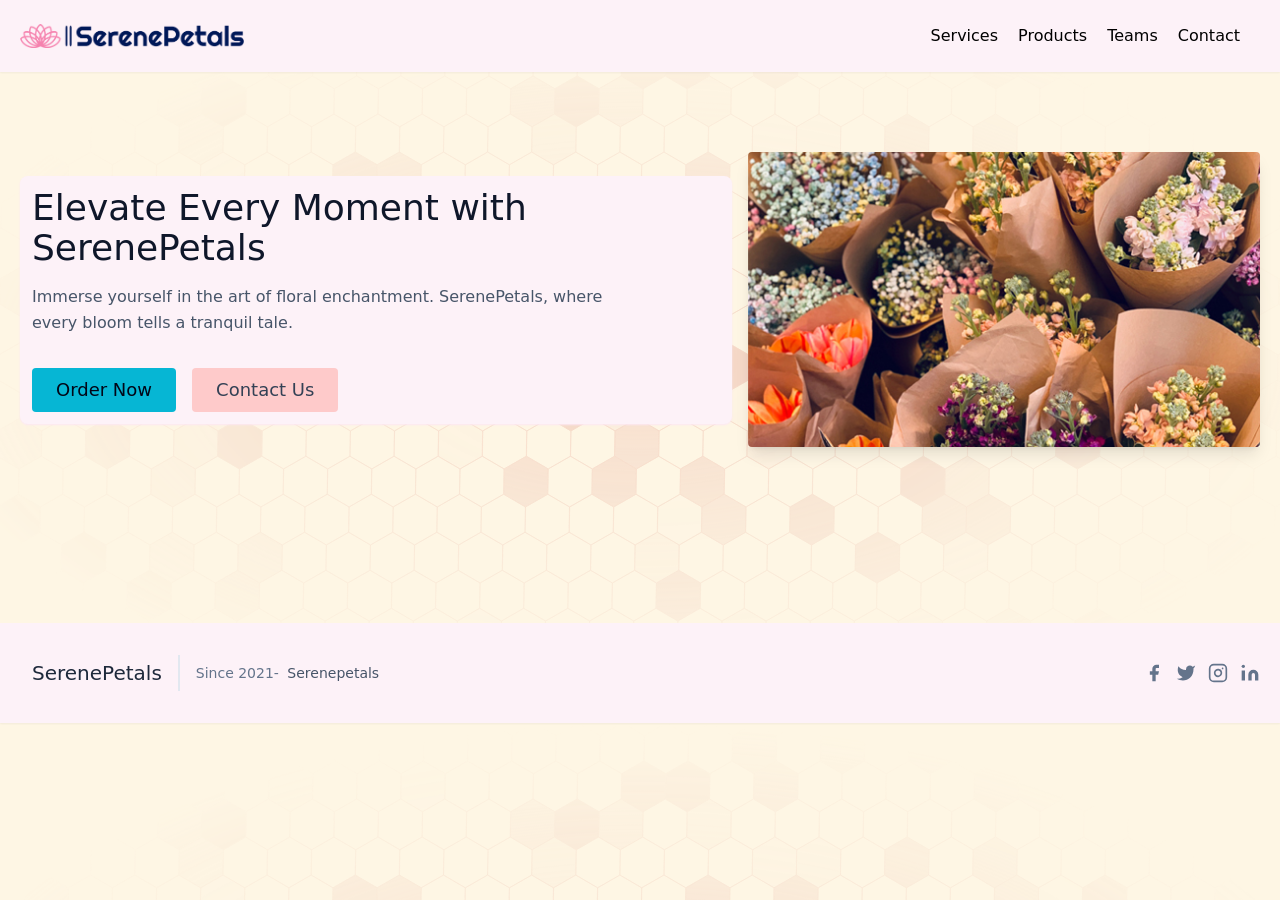
<file: index.html>
<!DOCTYPE html>
<html lang="en">
  <head>
    <meta charset="UTF-8" />
    <meta name="viewport" content="width=device-width, initial-scale=1.0" />
    <title>SerenePetals | Home</title>
    <link rel="stylesheet" href="css/style.css" />
    <link rel="shortcut icon" href="img/icon.png" type="image/x-icon" />
  </head>
  <body class="overflow-x-hidden">
    <header class="bg-pink-50 shadow-sm">
      <div class="container mx-auto flex justify-between p-5 items-center">
        <div>
          <a
            href="index.html"
            class="flex font-medium items-center text-slate-900"
          >
            <img src="img/logo.png" class="w-56" />
          </a>
        </div>

        <nav
          class="hidden md:ml-4 md:py-1 md:pl-4 md:flex flex-wrap items-center text-base justify-center"
        >
          <a href="services.html" class="mr-5 hover:text-red-900">Services</a>
          <a href="products.html" class="mr-5 hover:text-red-900">Products</a>
          <a href="teams.html" class="mr-5 hover:text-red-900">Teams</a>
          <a href="contact.html" class="mr-5 hover:text-red-900">Contact</a>
        </nav>
        <button class="block md:hidden hover:bg-red-300 rounded-xl group">
          <div class="w-5 my-[3px] h-[3px] bg-red-800 mb-[2px]"></div>
          <div class="w-5 my-[3px] h-[3px] bg-red-800 mb-[2px]"></div>
          <div class="w-5 my-[3px] h-[3px] bg-red-800"></div>
          <div
            class="absolute top-0 -right-full opacity-0 h-screen w-[60%] border bg-red-200 group-focus:right-0 group-focus:opacity-100 transition-all ease-in duration-200"
          >
            <ul class="flex flex-col items-center text-[18px] pt-[60px]">
              <li class="hover:bg-red-100 py-4 px-6 w-full">
                <a href="services.html">Services</a>
              </li>
              <li class="hover:bg-red-100 py-4 px-6 w-full">
                <a href="products.html">Products</a>
              </li>
              <li class="hover:bg-red-100 py-4 px-6 w-full">
                <a href="teams.html">Teams</a>
              </li>
              <li class="hover:bg-red-100 py-4 px-6 w-full">
                <a href="contact.html">Contact</a>
              </li>
            </ul>
          </div>
        </button>
      </div>
    </header>

    <section class="text-slate-600">
      <div
        class="container mx-auto flex px-5 pb-24 pt-20 md:flex-row flex-col items-center space-x-4"
      >
        <div
          class="lg:flex-grow md:w-1/2 lg:pr-24 md:pr-16 flex flex-col md:items-start md:text-left mb-16 md:mb-0 items-center text-center bg-pink-50 p-3 rounded-lg shadow-sm shadow-pink-100"
        >
          <h1
            class="title-font sm:text-4xl text-3xl mb-4 font-medium text-slate-900"
          >
            Elevate Every Moment with SerenePetals
          </h1>
          <p class="mb-8 leading-relaxed">
            Immerse yourself in the art of floral enchantment. SerenePetals,
            where every bloom tells a tranquil tale.
          </p>
          <div class="flex justify-center">
            <button
              class="inline-flex text-slate-950 hover:text-white bg-cyan-500 border-0 py-2 px-6 focus:outline-none hover:bg-cyan-700 rounded text-lg duration-150"
            >
              <a href="contact.html">Order Now</a>
            </button>
            <button
              class="ml-4 inline-flex text-slate-700 bg-red-200 border-0 py-2 px-6 focus:outline-none hover:bg-red-400 rounded text-lg duration-150"
            >
              <a href="contact.html">Contact Us</a>
            </button>
          </div>
        </div>
        <div
          class="lg:max-w-lg lg:w-full md:w-1/2 w-5/6 shadow-lg hover:scale-105 duration-200"
        >
          <img
            class="object-cover object-center rounded"
            alt="hero"
            src="img/hero.jpg"
          />
        </div>
      </div>
    </section>

    <footer class="text-slate-600 body-font bg-pink-50 shadow-sm">
      <div
        class="container px-5 py-8 md:mt-20 mx-auto flex items-center sm:flex-row flex-col"
      >
        <a
          class="flex title-font font-medium items-center md:justify-start justify-center text-slate-800"
        >
          <span class="ml-3 text-xl">SerenePetals</span>
        </a>
        <p
          class="text-sm text-slate-500 sm:ml-4 sm:pl-4 sm:border-l-2 sm:border-slate-200 sm:py-2 sm:mt-0 mt-4"
        >
          Since 2021-
          <a
            class="text-slate-600 ml-1"
            rel="noopener noreferrer"
            target="_blank"
            >Serenepetals</a
          >
        </p>
        <span
          class="inline-flex sm:ml-auto sm:mt-0 mt-4 justify-center sm:justify-start"
        >
          <a class="text-slate-500">
            <svg
              fill="currentColor"
              stroke-linecap="round"
              stroke-linejoin="round"
              stroke-width="2"
              class="w-5 h-5"
              viewBox="0 0 24 24"
            >
              <path
                d="M18 2h-3a5 5 0 00-5 5v3H7v4h3v8h4v-8h3l1-4h-4V7a1 1 0 011-1h3z"
              ></path>
            </svg>
          </a>
          <a class="ml-3 text-slate-500">
            <svg
              fill="currentColor"
              stroke-linecap="round"
              stroke-linejoin="round"
              stroke-width="2"
              class="w-5 h-5"
              viewBox="0 0 24 24"
            >
              <path
                d="M23 3a10.9 10.9 0 01-3.14 1.53 4.48 4.48 0 00-7.86 3v1A10.66 10.66 0 013 4s-4 9 5 13a11.64 11.64 0 01-7 2c9 5 20 0 20-11.5a4.5 4.5 0 00-.08-.83A7.72 7.72 0 0023 3z"
              ></path>
            </svg>
          </a>
          <a class="ml-3 text-slate-500">
            <svg
              fill="none"
              stroke="currentColor"
              stroke-linecap="round"
              stroke-linejoin="round"
              stroke-width="2"
              class="w-5 h-5"
              viewBox="0 0 24 24"
            >
              <rect width="20" height="20" x="2" y="2" rx="5" ry="5"></rect>
              <path
                d="M16 11.37A4 4 0 1112.63 8 4 4 0 0116 11.37zm1.5-4.87h.01"
              ></path>
            </svg>
          </a>
          <a class="ml-3 text-slate-500">
            <svg
              fill="currentColor"
              stroke="currentColor"
              stroke-linecap="round"
              stroke-linejoin="round"
              stroke-width="0"
              class="w-5 h-5"
              viewBox="0 0 24 24"
            >
              <path
                stroke="none"
                d="M16 8a6 6 0 016 6v7h-4v-7a2 2 0 00-2-2 2 2 0 00-2 2v7h-4v-7a6 6 0 016-6zM2 9h4v12H2z"
              ></path>
              <circle cx="4" cy="4" r="2" stroke="none"></circle>
            </svg>
          </a>
        </span>
      </div>
    </footer>
  </body>
</html>
</file>
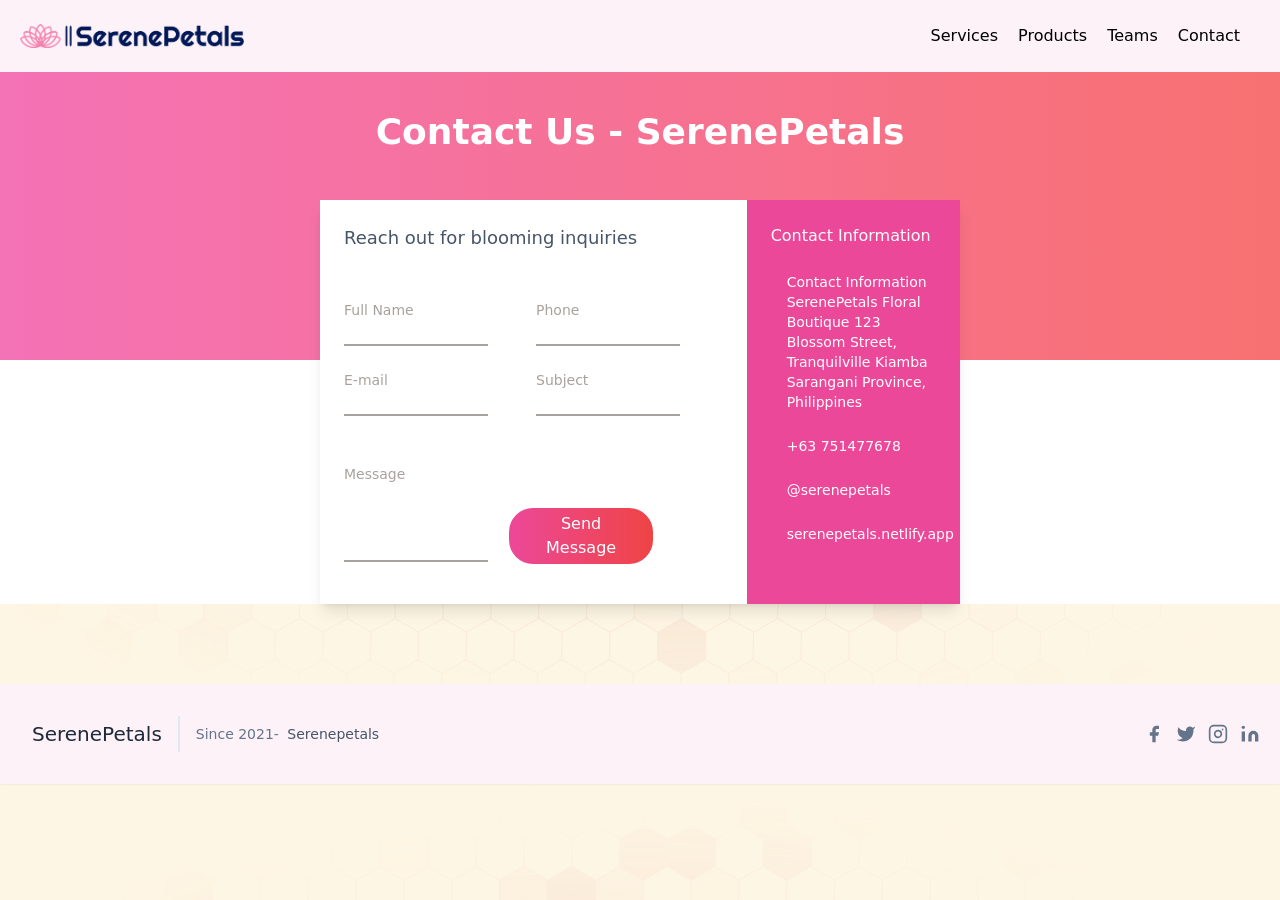
<file: contact.html>
<!DOCTYPE html>
<html lang="en">
  <head>
    <meta charset="UTF-8" />
    <meta name="viewport" content="width=device-width, initial-scale=1.0" />
    <title>SerenePetals | Contact</title>
    <link rel="stylesheet" href="css/style.css" />
    <link rel="shortcut icon" href="img/icon.png" type="image/x-icon" />
  </head>
  <body class="overflow-x-hidden">
    <header class="bg-pink-50 shadow-sm">
      <div class="container mx-auto flex justify-between p-5 items-center">
        <div>
          <a
            href="index.html"
            class="flex font-medium items-center text-slate-900"
          >
            <img src="img/logo.png" class="w-56" />
          </a>
        </div>

        <nav
          class="hidden md:ml-4 md:py-1 md:pl-4 md:flex flex-wrap items-center text-base justify-center"
        >
          <a href="services.html" class="mr-5 hover:text-red-900">Services</a>
          <a href="products.html" class="mr-5 hover:text-red-900">Products</a>
          <a href="teams.html" class="mr-5 hover:text-red-900">Teams</a>
          <a href="contact.html" class="mr-5 hover:text-red-900">Contact</a>
        </nav>
        <button class="block md:hidden hover:bg-red-300 rounded-xl group">
          <div class="w-5 my-[3px] h-[3px] bg-red-800 mb-[2px]"></div>
          <div class="w-5 my-[3px] h-[3px] bg-red-800 mb-[2px]"></div>
          <div class="w-5 my-[3px] h-[3px] bg-red-800"></div>
          <div
            class="absolute top-0 -right-full opacity-0 h-screen w-[60%] border bg-red-200 group-focus:right-0 group-focus:opacity-100 transition-all ease-in duration-200"
          >
            <ul class="flex flex-col items-center text-[18px] pt-[60px]">
              <li class="hover:bg-red-100 py-4 px-6 w-full">
                <a href="services.html">Services</a>
              </li>
              <li class="hover:bg-red-100 py-4 px-6 w-full">
                <a href="products.html">Products</a>
              </li>
              <li class="hover:bg-red-100 py-4 px-6 w-full">
                <a href="teams.html">Teams</a>
              </li>
              <li class="hover:bg-red-100 py-4 px-6 w-full">
                <a href="contact.html">Contact</a>
              </li>
            </ul>
          </div>
        </button>
      </div>
    </header>
    <div class="grid md:block">
      <div
        class="bg-gradient-to-r from-pink-400 to-red-400 h-72 flex justify-center w-full"
      >
        <div class="mt-10 text-white text-4xl font-bold text-center">
          Contact Us - SerenePetals
        </div>
      </div>
      <div class="bg-white h-auto flex justify-center">
        <div
          class="bg-white shadow-lg -mt-40 md:w-1/2 grid lg:flex justify-center"
        >
          <form class="w-3/4 lg:w-2/3">
            <div class="text-lg font-medium text-slate-600 m-6">
              Reach out for blooming inquiries
            </div>
            <div class="flex lg:flex-row flex-col">
              <div class="m-6">
                <p class="text-sm text-stone-400">Full Name</p>
                <input
                  class="border-b-2 border-stone-400 text-stone-400 w-36 outline-none"
                />
                <p class="text-sm text-stone-400 mt-6">E-mail</p>
                <input
                  class="border-b-2 border-stone-400 text-stone-400 w-36 outline-none"
                />
              </div>
              <div class="m-6">
                <p class="text-sm text-stone-400">Phone</p>
                <input
                  class="border-b-2 border-stone-400 text-stone-400 w-36 outline-none"
                />
                <p class="text-sm text-stone-400 mt-6">Subject</p>
                <input
                  class="border-b-2 border-stone-400 text-stone-400 w-36 outline-none"
                />
              </div>
            </div>
            <div class="m-6">
              <p class="text-sm text-stone-400 mt-6">Message</p>
              <input
                type="textarea"
                class="border-b-2 border-stone-400 text-stone-400 w-36 outline-none"
              />
              <button
                type="submit"
                class="m-4 mt-6 pl-4 pt-1 pb-1 pr-4 bg-gradient-to-r from-pink-500 to-red-500 rounded-3xl text-white font-medium w-36"
              >
                Send Message
              </button>
            </div>
          </form>
          <div class="lg:w-1/3 bg-pink-500">
            <div class="text-white m-6 font-medium">Contact Information</div>
            <div class="text-white m-6 text-sm flex">
              <ion-icon name="location-sharp" class="m-2"></ion-icon>
              <div>
                Contact Information SerenePetals Floral Boutique 123 Blossom
                Street, Tranquilville Kiamba Sarangani Province, Philippines
              </div>
            </div>
            <div class="text-white m-6 text-sm flex">
              <ion-icon name="call-outline" class="m-2"></ion-icon>
              <div>+63 751477678</div>
            </div>
            <div class="text-white m-6 text-sm flex">
              <ion-icon name="mail-outline" class="m-2"></ion-icon>
              <div>@serenepetals</div>
            </div>
            <div class="text-white m-6 text-sm flex">
              <ion-icon name="globe-outline" class="m-2"></ion-icon>
              <div>
                <a href="https://serenepetals.netlify.app/"
                  >serenepetals.netlify.app</a
                >
              </div>
            </div>
          </div>
        </div>
      </div>
    </div>

    <footer class="text-slate-600 body-font bg-pink-50 shadow-sm">
      <div
        class="container px-5 py-8 md:mt-20 mx-auto flex items-center sm:flex-row flex-col"
      >
        <a
          class="flex title-font font-medium items-center md:justify-start justify-center text-slate-800"
        >
          <span class="ml-3 text-xl">SerenePetals</span>
        </a>
        <p
          class="text-sm text-slate-500 sm:ml-4 sm:pl-4 sm:border-l-2 sm:border-slate-200 sm:py-2 sm:mt-0 mt-4"
        >
          Since 2021-
          <a
            class="text-slate-600 ml-1"
            rel="noopener noreferrer"
            target="_blank"
            >Serenepetals</a
          >
        </p>
        <span
          class="inline-flex sm:ml-auto sm:mt-0 mt-4 justify-center sm:justify-start"
        >
          <a class="text-slate-500">
            <svg
              fill="currentColor"
              stroke-linecap="round"
              stroke-linejoin="round"
              stroke-width="2"
              class="w-5 h-5"
              viewBox="0 0 24 24"
            >
              <path
                d="M18 2h-3a5 5 0 00-5 5v3H7v4h3v8h4v-8h3l1-4h-4V7a1 1 0 011-1h3z"
              ></path>
            </svg>
          </a>
          <a class="ml-3 text-slate-500">
            <svg
              fill="currentColor"
              stroke-linecap="round"
              stroke-linejoin="round"
              stroke-width="2"
              class="w-5 h-5"
              viewBox="0 0 24 24"
            >
              <path
                d="M23 3a10.9 10.9 0 01-3.14 1.53 4.48 4.48 0 00-7.86 3v1A10.66 10.66 0 013 4s-4 9 5 13a11.64 11.64 0 01-7 2c9 5 20 0 20-11.5a4.5 4.5 0 00-.08-.83A7.72 7.72 0 0023 3z"
              ></path>
            </svg>
          </a>
          <a class="ml-3 text-slate-500">
            <svg
              fill="none"
              stroke="currentColor"
              stroke-linecap="round"
              stroke-linejoin="round"
              stroke-width="2"
              class="w-5 h-5"
              viewBox="0 0 24 24"
            >
              <rect width="20" height="20" x="2" y="2" rx="5" ry="5"></rect>
              <path
                d="M16 11.37A4 4 0 1112.63 8 4 4 0 0116 11.37zm1.5-4.87h.01"
              ></path>
            </svg>
          </a>
          <a class="ml-3 text-slate-500">
            <svg
              fill="currentColor"
              stroke="currentColor"
              stroke-linecap="round"
              stroke-linejoin="round"
              stroke-width="0"
              class="w-5 h-5"
              viewBox="0 0 24 24"
            >
              <path
                stroke="none"
                d="M16 8a6 6 0 016 6v7h-4v-7a2 2 0 00-2-2 2 2 0 00-2 2v7h-4v-7a6 6 0 016-6zM2 9h4v12H2z"
              ></path>
              <circle cx="4" cy="4" r="2" stroke="none"></circle>
            </svg>
          </a>
        </span>
      </div>
    </footer>
  </body>
</html>
</file>
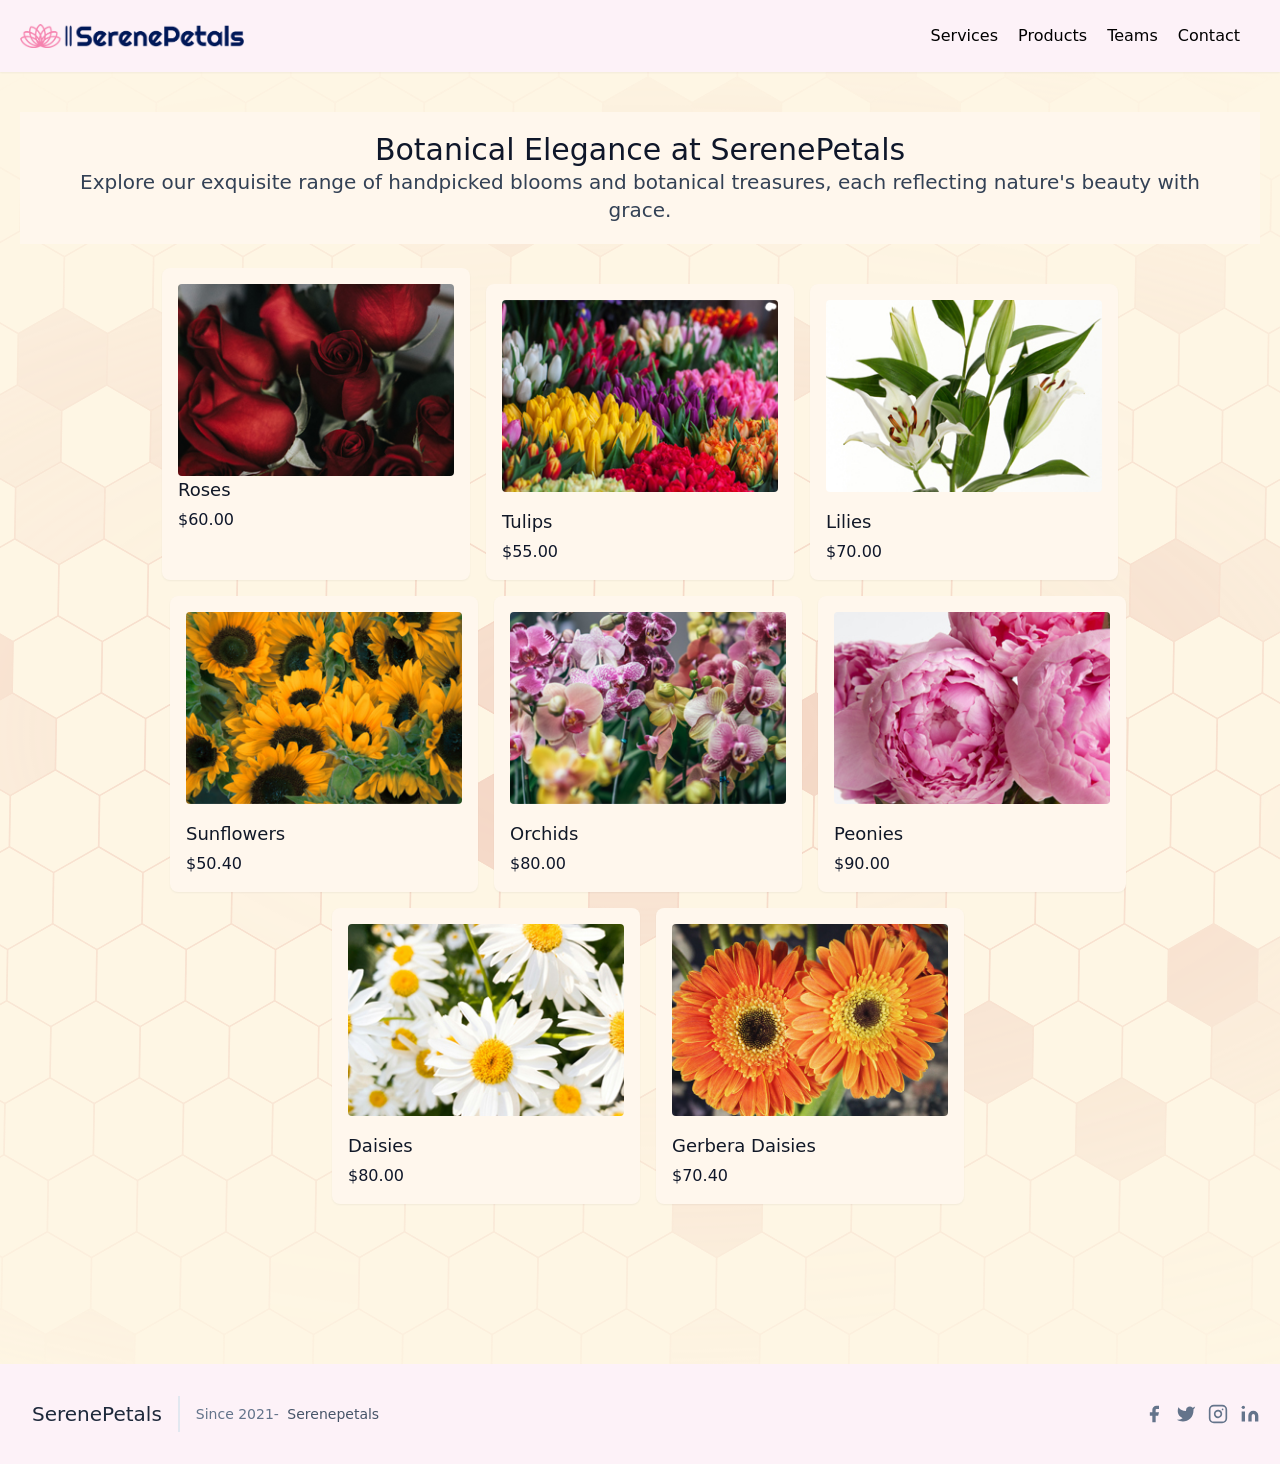
<file: products.html>
<!DOCTYPE html>
<html lang="en">
  <head>
    <meta charset="UTF-8" />
    <meta name="viewport" content="width=device-width, initial-scale=1.0" />
    <title>SerenePetals | Services</title>
    <link rel="stylesheet" href="css/style.css" />
    <link rel="shortcut icon" href="img/icon.png" type="image/x-icon" />
  </head>
  <body class="overflow-x-hidden">
    <header class="bg-pink-50 shadow-sm">
      <div class="container mx-auto flex justify-between p-5 items-center">
        <div>
          <a
            href="index.html"
            class="flex font-medium items-center text-slate-900"
          >
            <img src="img/logo.png" class="w-56" />
          </a>
        </div>

        <nav
          class="hidden md:ml-4 md:py-1 md:pl-4 md:flex flex-wrap items-center text-base justify-center"
        >
          <a href="services.html" class="mr-5 hover:text-red-900">Services</a>
          <a href="products.html" class="mr-5 hover:text-red-900">Products</a>
          <a href="teams.html" class="mr-5 hover:text-red-900">Teams</a>
          <a href="contact.html" class="mr-5 hover:text-red-900">Contact</a>
        </nav>
        <button class="block md:hidden hover:bg-red-300 rounded-xl group">
          <div class="w-5 my-[3px] h-[3px] bg-red-800 mb-[2px]"></div>
          <div class="w-5 my-[3px] h-[3px] bg-red-800 mb-[2px]"></div>
          <div class="w-5 my-[3px] h-[3px] bg-red-800"></div>
          <div
            class="absolute top-0 -right-full opacity-0 h-screen w-[60%] border bg-red-200 group-focus:right-0 group-focus:opacity-100 transition-all ease-in duration-200"
          >
            <ul class="flex flex-col items-center text-[18px] pt-[60px]">
              <li class="hover:bg-red-100 py-4 px-6 w-full">
                <a href="services.html">Services</a>
              </li>
              <li class="hover:bg-red-100 py-4 px-6 w-full">
                <a href="products.html">Products</a>
              </li>
              <li class="hover:bg-red-100 py-4 px-6 w-full">
                <a href="teams.html">Teams</a>
              </li>
              <li class="hover:bg-red-100 py-4 px-6 w-full">
                <a href="contact.html">Contact</a>
              </li>
            </ul>
          </div>
        </button>
      </div>
    </header>
    <section class="text-slate-900 body-font pt-10 px-5">
      <div class="text-center w-full bg-orange-50 p-5">
        <div class="text-xl md:text-3xl font-medium">
          Botanical Elegance at SerenePetals
        </div>
        <div class="text-sm mx-2 md:text-xl text-slate-700">
          Explore our exquisite range of handpicked blooms and botanical
          treasures, each reflecting nature's beauty with grace.
        </div>
      </div>

      <div class="container px-5 pb-24 pt-10 mx-auto">
        <div class="flex flex-wrap -m-4 space-x-4 space-y-4 justify-center">
          <div
            class="lg:w-1/4 md:w-1/2 p-4 w-full bg-orange-50 shadow-sm rounded-lg"
          >
            <a class="block relative h-48 rounded overflow-hidden">
              <img
                alt="ecommerce"
                class="object-cover object-center w-full h-full block"
                src="img/coffee1.jpg"
              />
            </a>
            <div>
              <h2 class="text-gray-900 title-font text-lg font-medium">
                Roses
              </h2>
              <p class="mt-1">$60.00</p>
            </div>
          </div>
          <div
            class="lg:w-1/4 md:w-1/2 p-4 w-full bg-orange-50 shadow-sm rounded-lg"
          >
            <a class="block relative h-48 rounded overflow-hidden">
              <img
                alt="ecommerce"
                class="object-cover object-center w-full h-full block"
                src="img/coffee2.jpg"
              />
            </a>
            <div class="mt-4">
              <h2 class="text-gray-900 title-font text-lg font-medium">
                Tulips
              </h2>
              <p class="mt-1">$55.00</p>
            </div>
          </div>
          <div
            class="lg:w-1/4 md:w-1/2 p-4 w-full bg-orange-50 shadow-sm rounded-lg"
          >
            <a class="block relative h-48 rounded overflow-hidden">
              <img
                alt="ecommerce"
                class="object-cover object-center w-full h-full block"
                src="img/coffee3.jpg"
              />
            </a>
            <div class="mt-4">
              <h2 class="text-gray-900 title-font text-lg font-medium">
                Lilies
              </h2>
              <p class="mt-1">$70.00</p>
            </div>
          </div>
          <div
            class="lg:w-1/4 md:w-1/2 p-4 w-full bg-orange-50 shadow-sm rounded-lg"
          >
            <a class="block relative h-48 rounded overflow-hidden">
              <img
                alt="ecommerce"
                class="object-cover object-center w-full h-full block"
                src="img/coffee4.jpg"
              />
            </a>
            <div class="mt-4">
              <h2 class="text-gray-900 title-font text-lg font-medium">
                Sunflowers
              </h2>
              <p class="mt-1">$50.40</p>
            </div>
          </div>
          <div
            class="lg:w-1/4 md:w-1/2 p-4 w-full bg-orange-50 shadow-sm rounded-lg"
          >
            <a class="block relative h-48 rounded overflow-hidden">
              <img
                alt="ecommerce"
                class="object-cover object-center w-full h-full block"
                src="img/coffee5.jpg"
              />
            </a>
            <div class="mt-4">
              <h2 class="text-gray-900 title-font text-lg font-medium">
                Orchids
              </h2>
              <p class="mt-1">$80.00</p>
            </div>
          </div>
          <div
            class="lg:w-1/4 md:w-1/2 p-4 w-full bg-orange-50 shadow-sm rounded-lg"
          >
            <a class="block relative h-48 rounded overflow-hidden">
              <img
                alt="ecommerce"
                class="object-cover object-center w-full h-full block"
                src="img/coffee6.jpg"
              />
            </a>
            <div class="mt-4">
              <h2 class="text-gray-900 title-font text-lg font-medium">
                Peonies
              </h2>
              <p class="mt-1">$90.00</p>
            </div>
          </div>
          <div
            class="lg:w-1/4 md:w-1/2 p-4 w-full bg-orange-50 shadow-sm rounded-lg"
          >
            <a class="block relative h-48 rounded overflow-hidden">
              <img
                alt="ecommerce"
                class="object-cover object-center w-full h-full block"
                src="img/coffee7.jpg"
              />
            </a>
            <div class="mt-4">
              <h2 class="text-gray-900 title-font text-lg font-medium">
                Daisies
              </h2>
              <p class="mt-1">$80.00</p>
            </div>
          </div>
          <div
            class="lg:w-1/4 md:w-1/2 p-4 w-full bg-orange-50 shadow-sm rounded-lg"
          >
            <a class="block relative h-48 rounded overflow-hidden">
              <img
                alt="ecommerce"
                class="object-cover object-center w-full h-full block"
                src="img/coffee8.jpg"
              />
            </a>
            <div class="mt-4">
              <h2 class="text-gray-900 title-font text-lg font-medium">
                Gerbera Daisies
              </h2>
              <p class="mt-1">$70.40</p>
            </div>
          </div>
        </div>
      </div>
    </section>
    <footer class="text-slate-600 body-font bg-pink-50 shadow-sm">
      <div
        class="container px-5 py-8 md:mt-20 mx-auto flex items-center sm:flex-row flex-col"
      >
        <a
          class="flex title-font font-medium items-center md:justify-start justify-center text-slate-800"
        >
          <span class="ml-3 text-xl">SerenePetals</span>
        </a>
        <p
          class="text-sm text-slate-500 sm:ml-4 sm:pl-4 sm:border-l-2 sm:border-slate-200 sm:py-2 sm:mt-0 mt-4"
        >
          Since 2021-
          <a
            class="text-slate-600 ml-1"
            rel="noopener noreferrer"
            target="_blank"
            >Serenepetals</a
          >
        </p>
        <span
          class="inline-flex sm:ml-auto sm:mt-0 mt-4 justify-center sm:justify-start"
        >
          <a class="text-slate-500">
            <svg
              fill="currentColor"
              stroke-linecap="round"
              stroke-linejoin="round"
              stroke-width="2"
              class="w-5 h-5"
              viewBox="0 0 24 24"
            >
              <path
                d="M18 2h-3a5 5 0 00-5 5v3H7v4h3v8h4v-8h3l1-4h-4V7a1 1 0 011-1h3z"
              ></path>
            </svg>
          </a>
          <a class="ml-3 text-slate-500">
            <svg
              fill="currentColor"
              stroke-linecap="round"
              stroke-linejoin="round"
              stroke-width="2"
              class="w-5 h-5"
              viewBox="0 0 24 24"
            >
              <path
                d="M23 3a10.9 10.9 0 01-3.14 1.53 4.48 4.48 0 00-7.86 3v1A10.66 10.66 0 013 4s-4 9 5 13a11.64 11.64 0 01-7 2c9 5 20 0 20-11.5a4.5 4.5 0 00-.08-.83A7.72 7.72 0 0023 3z"
              ></path>
            </svg>
          </a>
          <a class="ml-3 text-slate-500">
            <svg
              fill="none"
              stroke="currentColor"
              stroke-linecap="round"
              stroke-linejoin="round"
              stroke-width="2"
              class="w-5 h-5"
              viewBox="0 0 24 24"
            >
              <rect width="20" height="20" x="2" y="2" rx="5" ry="5"></rect>
              <path
                d="M16 11.37A4 4 0 1112.63 8 4 4 0 0116 11.37zm1.5-4.87h.01"
              ></path>
            </svg>
          </a>
          <a class="ml-3 text-slate-500">
            <svg
              fill="currentColor"
              stroke="currentColor"
              stroke-linecap="round"
              stroke-linejoin="round"
              stroke-width="0"
              class="w-5 h-5"
              viewBox="0 0 24 24"
            >
              <path
                stroke="none"
                d="M16 8a6 6 0 016 6v7h-4v-7a2 2 0 00-2-2 2 2 0 00-2 2v7h-4v-7a6 6 0 016-6zM2 9h4v12H2z"
              ></path>
              <circle cx="4" cy="4" r="2" stroke="none"></circle>
            </svg>
          </a>
        </span>
      </div>
    </footer>
  </body>
</html>
</file>
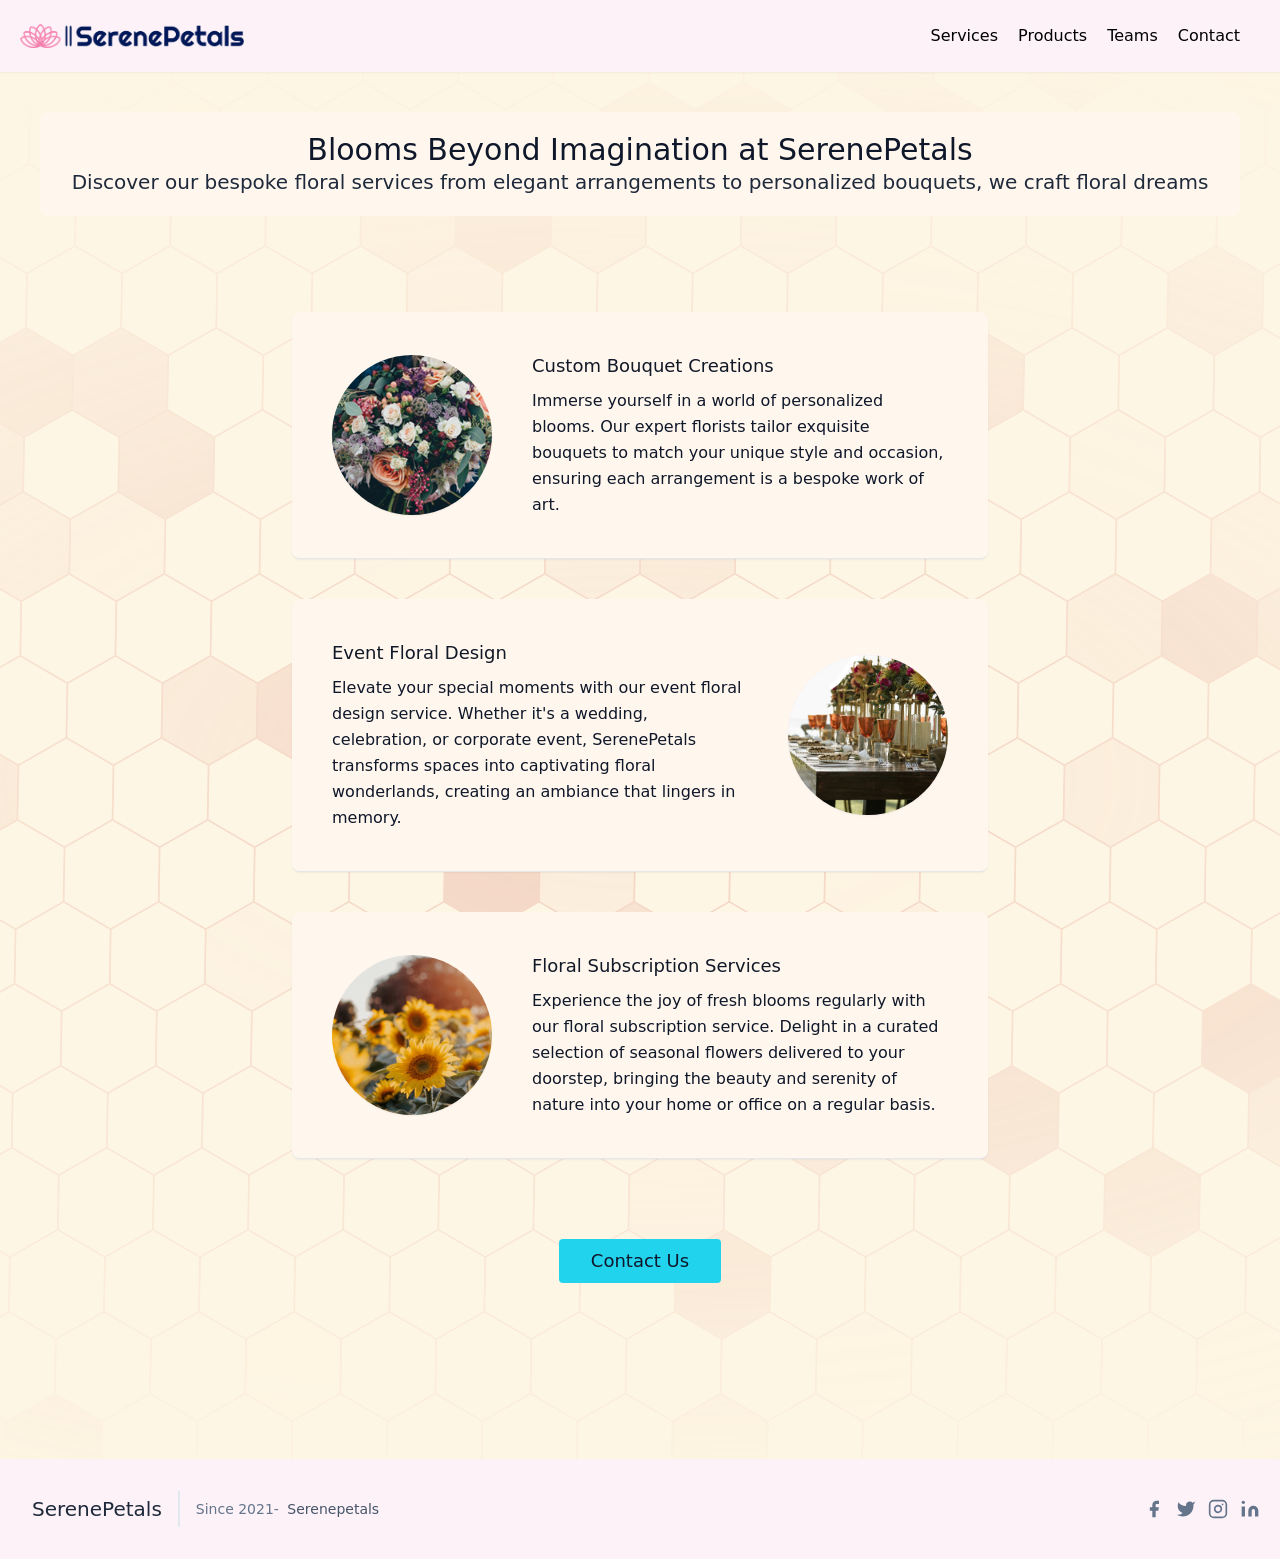
<file: services.html>
<!DOCTYPE html>
<html lang="en">
  <head>
    <meta charset="UTF-8" />
    <meta name="viewport" content="width=device-width, initial-scale=1.0" />
    <title>SerenePetals | Services</title>
    <link rel="stylesheet" href="css/style.css" />
    <link rel="shortcut icon" href="img/icon.png" type="image/x-icon" />
  </head>
  <body class="overflow-x-hidden">
    <header class="bg-pink-50 shadow-sm">
      <div class="container mx-auto flex justify-between p-5 items-center">
        <div>
          <a
            href="index.html"
            class="flex font-medium items-center text-slate-900"
          >
            <img src="img/logo.png" class="w-56" />
          </a>
        </div>

        <nav
          class="hidden md:ml-4 md:py-1 md:pl-4 md:flex flex-wrap items-center text-base justify-center"
        >
          <a href="services.html" class="mr-5 hover:text-red-900">Services</a>
          <a href="products.html" class="mr-5 hover:text-red-900">Products</a>
          <a href="teams.html" class="mr-5 hover:text-red-900">Teams</a>
          <a href="contact.html" class="mr-5 hover:text-red-900">Contact</a>
        </nav>
        <button class="block md:hidden hover:bg-red-300 rounded-xl group">
          <div class="w-5 my-[3px] h-[3px] bg-red-800 mb-[2px]"></div>
          <div class="w-5 my-[3px] h-[3px] bg-red-800 mb-[2px]"></div>
          <div class="w-5 my-[3px] h-[3px] bg-red-800"></div>
          <div
            class="absolute top-0 -right-full opacity-0 h-screen w-[60%] border bg-red-200 group-focus:right-0 group-focus:opacity-100 transition-all ease-in duration-200"
          >
            <ul class="flex flex-col items-center text-[18px] pt-[60px]">
              <li class="hover:bg-red-100 py-4 px-6 w-full">
                <a href="services.html">Services</a>
              </li>
              <li class="hover:bg-red-100 py-4 px-6 w-full">
                <a href="products.html">Products</a>
              </li>
              <li class="hover:bg-red-100 py-4 px-6 w-full">
                <a href="teams.html">Teams</a>
              </li>
              <li class="hover:bg-red-100 py-4 px-6 w-full">
                <a href="contact.html">Contact</a>
              </li>
            </ul>
          </div>
        </button>
      </div>
    </header>
    <section class="text-slate-900 pt-10 md:px-10 px-5">
      <div class="text-center w-full bg-orange-50 py-5 rounded-lg">
        <div class="text-xl md:text-3xl font-medium">
          Blooms Beyond Imagination at SerenePetals
        </div>
        <div class="text-sm mx-2 md:text-xl text-slate-800">
          Discover our bespoke floral services from elegant arrangements to personalized bouquets, we craft floral dreams
        </div>
      </div>
      <div class="container px-5 py-24 mx-auto">
        <div
          class="flex items-center lg:w-3/5 mx-auto border-b pb-10 mb-10 border-slate-200 sm:flex-row flex-col shadow-sm md:p-10 p-6 bg-orange-50 rounded-lg"
        >
          <div
            class=" sm:mr-10 inline-flex items-center justify-center rounded-full flex-shrink-0 overflow-hidden shadow-sm h-40 w-40"
          >
            <img
              src="img/services1.jpg"
              class="object-cover object-center "
            >
             
            </img>
          </div>
          <div class="flex-grow sm:text-left text-center mt-6 sm:mt-0">
            <h2 class="text-gray-900 text-lg title-font font-medium mb-2">
              Custom Bouquet Creations
            </h2>
            <p class="leading-relaxed text-base">
Immerse yourself in a world of personalized blooms. Our expert florists tailor exquisite bouquets to match your unique style and occasion, ensuring each arrangement is a bespoke work of art.
            </p>
          </div>
        </div>
        <div
          class="flex items-center lg:w-3/5 mx-auto border-b pb-10 mb-10  sm:flex-row flex-col shadow-sm  md:p-10 p-6 bg-orange-50 rounded-lg"
        >
          <div class="flex-grow sm:text-left text-center mt-6 sm:mt-0">
            <h2 class="text-gray-900 text-lg title-font font-medium mb-2">
              Event Floral Design
            </h2>
            <p class="leading-relaxed text-base">
              Elevate your special moments with our event floral design service. Whether it's a wedding, celebration, or corporate event, SerenePetals transforms spaces into captivating floral wonderlands, creating an ambiance that lingers in memory.
            </p>
          </div>
          <div
            class=" sm:order-none order-first  sm:ml-10 inline-flex items-center justify-center rounded-full bg-purple-100  flex-shrink-0 overflow-hidden shadow-sm h-40 w-40"
          >
           <img src="img/services2.jpg" class="object-fill object-center">
          </div>
        </div>
        <div
          class="flex items-center lg:w-3/5 mx-auto border-b pb-10 mb-10 border-slate-200 sm:flex-row flex-col shadow-sm md:p-10 p-6 bg-orange-50 rounded-lg"
        >
          <div
            class=" sm:mr-10 inline-flex items-center justify-center rounded-full flex-shrink-0 overflow-hidden shadow-sm h-40 w-40"
          >
            <img
              src="img/services3.jpg"
              class="object-cover object-center "
            >
             
            </img>
          </div>
          <div class="flex-grow sm:text-left text-center mt-6 sm:mt-0">
            <h2 class="text-gray-900 text-lg title-font font-medium mb-2">
              Floral Subscription Services
            </h2>
            <p class="leading-relaxed text-base">
              Experience the joy of fresh blooms regularly with our floral subscription service. Delight in a curated selection of seasonal flowers delivered to your doorstep, bringing the beauty and serenity of nature into your home or office on a regular basis.
            </p>
          </div>
        </div>
        <button
          class="flex mx-auto mt-20 text-slate-900 bg-cyan-400 border-0 hover:text-cyan-50 py-2 px-8 focus:outline-none hover:bg-cyan-600 rounded text-lg"
        >
          <a href="contact.html">Contact Us</a>
        </button>
      </div>
    </section>
    <footer class="text-slate-600 body-font bg-pink-50 shadow-sm">
      <div
        class="container px-5 py-8 md:mt-20 mx-auto flex items-center sm:flex-row flex-col"
      >
        <a
          class="flex title-font font-medium items-center md:justify-start justify-center text-slate-800"
        >
          <span class="ml-3 text-xl">SerenePetals</span>
        </a>
        <p
          class="text-sm text-slate-500 sm:ml-4 sm:pl-4 sm:border-l-2 sm:border-slate-200 sm:py-2 sm:mt-0 mt-4"
        >
         Since 2021-
          <a
            class="text-slate-600 ml-1"
            rel="noopener noreferrer"
            target="_blank"
            >Serenepetals</a
          >
        </p>
        <span
          class="inline-flex sm:ml-auto sm:mt-0 mt-4 justify-center sm:justify-start"
        >
          <a class="text-slate-500">
            <svg
              fill="currentColor"
              stroke-linecap="round"
              stroke-linejoin="round"
              stroke-width="2"
              class="w-5 h-5"
              viewBox="0 0 24 24"
            >
              <path
                d="M18 2h-3a5 5 0 00-5 5v3H7v4h3v8h4v-8h3l1-4h-4V7a1 1 0 011-1h3z"
              ></path>
            </svg>
          </a>
          <a class="ml-3 text-slate-500">
            <svg
              fill="currentColor"
              stroke-linecap="round"
              stroke-linejoin="round"
              stroke-width="2"
              class="w-5 h-5"
              viewBox="0 0 24 24"
            >
              <path
                d="M23 3a10.9 10.9 0 01-3.14 1.53 4.48 4.48 0 00-7.86 3v1A10.66 10.66 0 013 4s-4 9 5 13a11.64 11.64 0 01-7 2c9 5 20 0 20-11.5a4.5 4.5 0 00-.08-.83A7.72 7.72 0 0023 3z"
              ></path>
            </svg>
          </a>
          <a class="ml-3 text-slate-500">
            <svg
              fill="none"
              stroke="currentColor"
              stroke-linecap="round"
              stroke-linejoin="round"
              stroke-width="2"
              class="w-5 h-5"
              viewBox="0 0 24 24"
            >
              <rect width="20" height="20" x="2" y="2" rx="5" ry="5"></rect>
              <path
                d="M16 11.37A4 4 0 1112.63 8 4 4 0 0116 11.37zm1.5-4.87h.01"
              ></path>
            </svg>
          </a>
          <a class="ml-3 text-slate-500">
            <svg
              fill="currentColor"
              stroke="currentColor"
              stroke-linecap="round"
              stroke-linejoin="round"
              stroke-width="0"
              class="w-5 h-5"
              viewBox="0 0 24 24"
            >
              <path
                stroke="none"
                d="M16 8a6 6 0 016 6v7h-4v-7a2 2 0 00-2-2 2 2 0 00-2 2v7h-4v-7a6 6 0 016-6zM2 9h4v12H2z"
              ></path>
              <circle cx="4" cy="4" r="2" stroke="none"></circle>
            </svg>
          </a>
        </span>
      </div>
    </footer>
  </body>
</html>
</file>
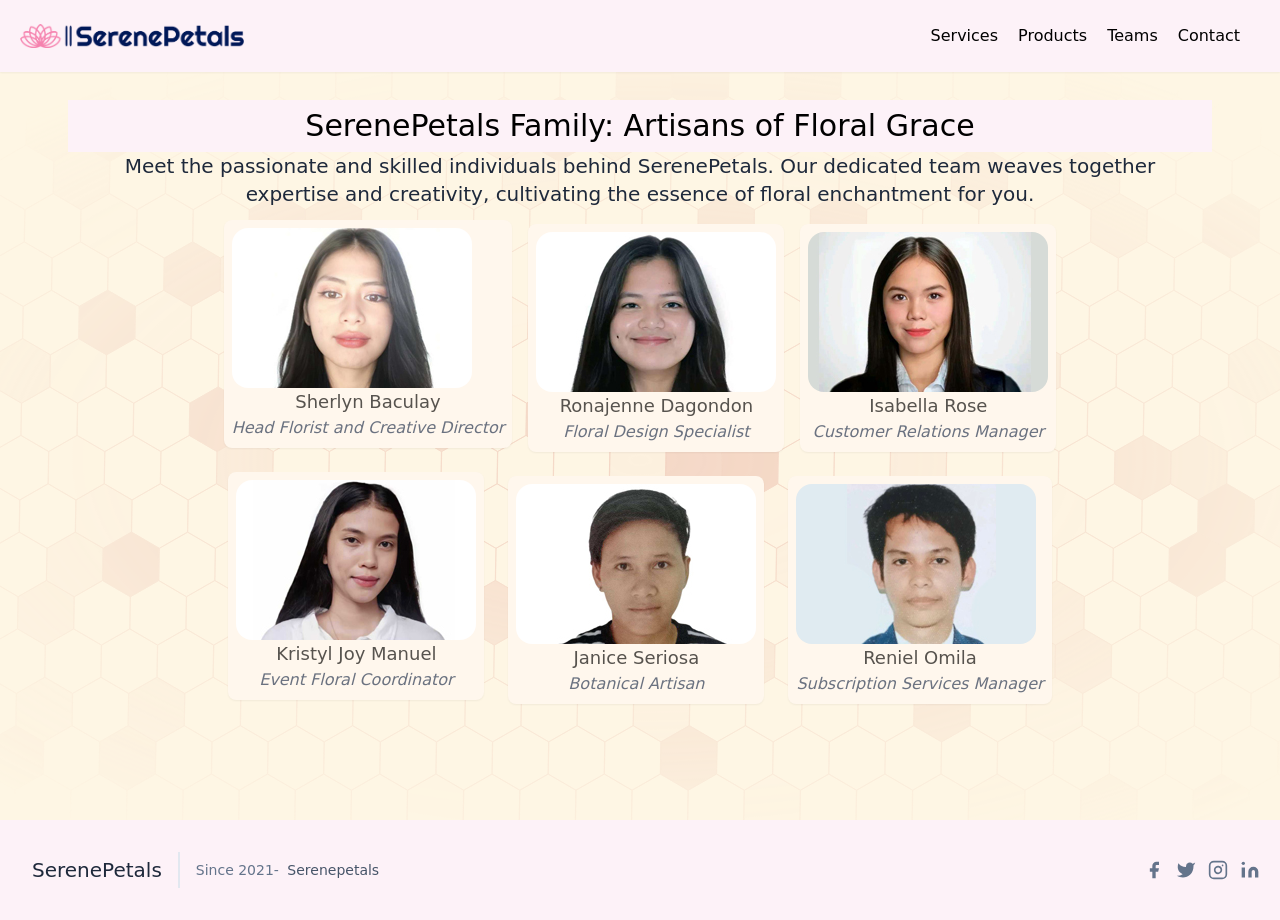
<file: teams.html>
<!DOCTYPE html>
<html lang="en">
  <head>
    <meta charset="UTF-8" />
    <meta name="viewport" content="width=device-width, initial-scale=1.0" />
    <title>SerenePetals | Teams</title>
    <link rel="stylesheet" href="css/style.css" />
    <link rel="shortcut icon" href="img/icon.png" type="image/x-icon" />
  </head>
  <body class="overflow-x-hidden">
    <header class="bg-pink-50 shadow-sm">
      <div class="container mx-auto flex justify-between p-5 items-center">
        <div>
          <a
            href="index.html"
            class="flex font-medium items-center text-slate-900"
          >
            <img src="img/logo.png" class="w-56" />
          </a>
        </div>

        <nav
          class="hidden md:ml-4 md:py-1 md:pl-4 md:flex flex-wrap items-center text-base justify-center"
        >
          <a href="services.html" class="mr-5 hover:text-red-900">Services</a>
          <a href="products.html" class="mr-5 hover:text-red-900">Products</a>
          <a href="teams.html" class="mr-5 hover:text-red-900">Teams</a>
          <a href="contact.html" class="mr-5 hover:text-red-900">Contact</a>
        </nav>
        <button class="block md:hidden hover:bg-red-300 rounded-xl group">
          <div class="w-5 my-[3px] h-[3px] bg-red-800 mb-[2px]"></div>
          <div class="w-5 my-[3px] h-[3px] bg-red-800 mb-[2px]"></div>
          <div class="w-5 my-[3px] h-[3px] bg-red-800"></div>
          <div
            class="absolute top-0 -right-full opacity-0 h-screen w-[60%] border bg-red-200 group-focus:right-0 group-focus:opacity-100 transition-all ease-in duration-200"
          >
            <ul class="flex flex-col items-center text-[18px] pt-[60px]">
              <li class="hover:bg-red-100 py-4 px-6 w-full">
                <a href="services.html">Services</a>
              </li>
              <li class="hover:bg-red-100 py-4 px-6 w-full">
                <a href="products.html">Products</a>
              </li>
              <li class="hover:bg-red-100 py-4 px-6 w-full">
                <a href="teams.html">Teams</a>
              </li>
              <li class="hover:bg-red-100 py-4 px-6 w-full">
                <a href="contact.html">Contact</a>
              </li>
            </ul>
          </div>
        </button>
      </div>
    </header>
    <div class="flex items-center justify-center text-center px-10">
      <div class="flex flex-col m-2 max-w-7xl p-5">
        <div class="text-xl md:text-3xl font-medium bg-pink-50 py-2">
          SerenePetals Family: Artisans of Floral Grace
        </div>
        <div class="text-sm mx-2 md:text-xl text-slate-800">
          Meet the passionate and skilled individuals behind SerenePetals. Our
          dedicated team weaves together expertise and creativity, cultivating
          the essence of floral enchantment for you.
        </div>

        <div
          class="flex items-center justify-center md:flex-row flex-col md:space-x-4 space-x-6 space-y-2 p-2"
        >
          <div class="flex-col p-2 bg-orange-50 rounded-lg shadow-sm">
            <div class="h-40 w-60 rounded-2xl overflow-hidden bg-gray-200">
              <img src="img/person1.jpg" alt="" class="" />
            </div>

            <div
              class="text-lg font-medium text-stone-600 cursor-pointer hover:text-stone-400"
            >
              Sherlyn Baculay
            </div>
            <div class="italic text-gray-500">
              Head Florist and Creative Director
            </div>
          </div>
          <div class="flex-col p-2 bg-orange-50 rounded-lg shadow-sm">
            <div class="h-40 w-60 rounded-2xl overflow-hidden bg-gray-200">
              <img src="img/person2.jpg" alt="" class="" />
            </div>

            <div
              class="text-lg font-medium text-stone-600 cursor-pointer hover:text-stone-400"
            >
              Ronajenne Dagondon
            </div>
            <div class="italic text-gray-500">Floral Design Specialist</div>
          </div>
          <div class="flex-col p-2 bg-orange-50 rounded-lg shadow-sm mx-auto">
            <div class="h-40 w-60 rounded-2xl overflow-hidden bg-gray-200">
              <img src="img/person5.jpg" alt="" class="" />
            </div>

            <div
              class="text-lg font-medium text-stone-600 cursor-pointer hover:text-stone-400"
            >
              Isabella Rose
            </div>
            <div class="italic text-gray-500">Customer Relations Manager</div>
          </div>
        </div>
        <div
          class="flex space-x-6 space-y-2 p-2 items-center justify-center md:flex-row flex-col"
        >
          <div class="flex-col p-2 bg-orange-50 rounded-lg shadow-sm">
            <div class="h-40 w-60 rounded-2xl overflow-hidden bg-gray-200">
              <img src="img/person3.jpg" alt="" class="" />
            </div>

            <div
              class="text-lg font-medium text-stone-600 cursor-pointer hover:text-stone-400"
            >
              Kristyl Joy Manuel
            </div>
            <div class="italic text-gray-500">Event Floral Coordinator</div>
          </div>
          <div class="flex-col p-2 bg-orange-50 rounded-lg shadow-sm">
            <div class="h-40 w-60 rounded-2xl overflow-hidden bg-gray-200">
              <img src="img/person6.jpg" alt="" class="" />
            </div>

            <div
              class="text-lg font-medium text-stone-600 cursor-pointer hover:text-stone-400"
            >
              Janice Seriosa
            </div>
            <div class="italic text-gray-500">Botanical Artisan</div>
          </div>
          <div class="flex-col p-2 bg-orange-50 rounded-lg shadow-sm">
            <div class="h-40 w-60 rounded-2xl overflow-hidden bg-gray-200">
              <img src="img/person4.jpg" alt="" class="" />
            </div>

            <div
              class="text-lg font-medium text-stone-600 cursor-pointer hover:text-stone-400"
            >
              Reniel Omila
            </div>
            <div class="italic text-gray-500">
              Subscription Services Manager
            </div>
          </div>
        </div>
      </div>
    </div>
    <footer class="text-slate-600 body-font bg-pink-50 shadow-sm">
      <div
        class="container px-5 py-8 md:mt-20 mx-auto flex items-center sm:flex-row flex-col"
      >
        <a
          class="flex title-font font-medium items-center md:justify-start justify-center text-slate-800"
        >
          <span class="ml-3 text-xl">SerenePetals</span>
        </a>
        <p
          class="text-sm text-slate-500 sm:ml-4 sm:pl-4 sm:border-l-2 sm:border-slate-200 sm:py-2 sm:mt-0 mt-4"
        >
          Since 2021-
          <a
            class="text-slate-600 ml-1"
            rel="noopener noreferrer"
            target="_blank"
            >Serenepetals</a
          >
        </p>
        <span
          class="inline-flex sm:ml-auto sm:mt-0 mt-4 justify-center sm:justify-start"
        >
          <a class="text-slate-500">
            <svg
              fill="currentColor"
              stroke-linecap="round"
              stroke-linejoin="round"
              stroke-width="2"
              class="w-5 h-5"
              viewBox="0 0 24 24"
            >
              <path
                d="M18 2h-3a5 5 0 00-5 5v3H7v4h3v8h4v-8h3l1-4h-4V7a1 1 0 011-1h3z"
              ></path>
            </svg>
          </a>
          <a class="ml-3 text-slate-500">
            <svg
              fill="currentColor"
              stroke-linecap="round"
              stroke-linejoin="round"
              stroke-width="2"
              class="w-5 h-5"
              viewBox="0 0 24 24"
            >
              <path
                d="M23 3a10.9 10.9 0 01-3.14 1.53 4.48 4.48 0 00-7.86 3v1A10.66 10.66 0 013 4s-4 9 5 13a11.64 11.64 0 01-7 2c9 5 20 0 20-11.5a4.5 4.5 0 00-.08-.83A7.72 7.72 0 0023 3z"
              ></path>
            </svg>
          </a>
          <a class="ml-3 text-slate-500">
            <svg
              fill="none"
              stroke="currentColor"
              stroke-linecap="round"
              stroke-linejoin="round"
              stroke-width="2"
              class="w-5 h-5"
              viewBox="0 0 24 24"
            >
              <rect width="20" height="20" x="2" y="2" rx="5" ry="5"></rect>
              <path
                d="M16 11.37A4 4 0 1112.63 8 4 4 0 0116 11.37zm1.5-4.87h.01"
              ></path>
            </svg>
          </a>
          <a class="ml-3 text-slate-500">
            <svg
              fill="currentColor"
              stroke="currentColor"
              stroke-linecap="round"
              stroke-linejoin="round"
              stroke-width="0"
              class="w-5 h-5"
              viewBox="0 0 24 24"
            >
              <path
                stroke="none"
                d="M16 8a6 6 0 016 6v7h-4v-7a2 2 0 00-2-2 2 2 0 00-2 2v7h-4v-7a6 6 0 016-6zM2 9h4v12H2z"
              ></path>
              <circle cx="4" cy="4" r="2" stroke="none"></circle>
            </svg>
          </a>
        </span>
      </div>
    </footer>
  </body>
</html>
</file>
<file: css/style.css>
/*
! tailwindcss v3.3.5 | MIT License | https://tailwindcss.com
*/

/*
1. Prevent padding and border from affecting element width. (https://github.com/mozdevs/cssremedy/issues/4)
2. Allow adding a border to an element by just adding a border-width. (https://github.com/tailwindcss/tailwindcss/pull/116)
*/

*,
::before,
::after {
  box-sizing: border-box;
  /* 1 */
  border-width: 0;
  /* 2 */
  border-style: solid;
  /* 2 */
  border-color: #e5e7eb;
  /* 2 */
}

::before,
::after {
  --tw-content: '';
}

/*
1. Use a consistent sensible line-height in all browsers.
2. Prevent adjustments of font size after orientation changes in iOS.
3. Use a more readable tab size.
4. Use the user's configured `sans` font-family by default.
5. Use the user's configured `sans` font-feature-settings by default.
6. Use the user's configured `sans` font-variation-settings by default.
*/

html {
  line-height: 1.5;
  /* 1 */
  -webkit-text-size-adjust: 100%;
  /* 2 */
  -moz-tab-size: 4;
  /* 3 */
  -o-tab-size: 4;
     tab-size: 4;
  /* 3 */
  font-family: ui-sans-serif, system-ui, -apple-system, BlinkMacSystemFont, "Segoe UI", Roboto, "Helvetica Neue", Arial, "Noto Sans", sans-serif, "Apple Color Emoji", "Segoe UI Emoji", "Segoe UI Symbol", "Noto Color Emoji";
  /* 4 */
  font-feature-settings: normal;
  /* 5 */
  font-variation-settings: normal;
  /* 6 */
}

/*
1. Remove the margin in all browsers.
2. Inherit line-height from `html` so users can set them as a class directly on the `html` element.
*/

body {
  margin: 0;
  /* 1 */
  line-height: inherit;
  /* 2 */
}

/*
1. Add the correct height in Firefox.
2. Correct the inheritance of border color in Firefox. (https://bugzilla.mozilla.org/show_bug.cgi?id=190655)
3. Ensure horizontal rules are visible by default.
*/

hr {
  height: 0;
  /* 1 */
  color: inherit;
  /* 2 */
  border-top-width: 1px;
  /* 3 */
}

/*
Add the correct text decoration in Chrome, Edge, and Safari.
*/

abbr:where([title]) {
  -webkit-text-decoration: underline dotted;
          text-decoration: underline dotted;
}

/*
Remove the default font size and weight for headings.
*/

h1,
h2,
h3,
h4,
h5,
h6 {
  font-size: inherit;
  font-weight: inherit;
}

/*
Reset links to optimize for opt-in styling instead of opt-out.
*/

a {
  color: inherit;
  text-decoration: inherit;
}

/*
Add the correct font weight in Edge and Safari.
*/

b,
strong {
  font-weight: bolder;
}

/*
1. Use the user's configured `mono` font family by default.
2. Correct the odd `em` font sizing in all browsers.
*/

code,
kbd,
samp,
pre {
  font-family: ui-monospace, SFMono-Regular, Menlo, Monaco, Consolas, "Liberation Mono", "Courier New", monospace;
  /* 1 */
  font-size: 1em;
  /* 2 */
}

/*
Add the correct font size in all browsers.
*/

small {
  font-size: 80%;
}

/*
Prevent `sub` and `sup` elements from affecting the line height in all browsers.
*/

sub,
sup {
  font-size: 75%;
  line-height: 0;
  position: relative;
  vertical-align: baseline;
}

sub {
  bottom: -0.25em;
}

sup {
  top: -0.5em;
}

/*
1. Remove text indentation from table contents in Chrome and Safari. (https://bugs.chromium.org/p/chromium/issues/detail?id=999088, https://bugs.webkit.org/show_bug.cgi?id=201297)
2. Correct table border color inheritance in all Chrome and Safari. (https://bugs.chromium.org/p/chromium/issues/detail?id=935729, https://bugs.webkit.org/show_bug.cgi?id=195016)
3. Remove gaps between table borders by default.
*/

table {
  text-indent: 0;
  /* 1 */
  border-color: inherit;
  /* 2 */
  border-collapse: collapse;
  /* 3 */
}

/*
1. Change the font styles in all browsers.
2. Remove the margin in Firefox and Safari.
3. Remove default padding in all browsers.
*/

button,
input,
optgroup,
select,
textarea {
  font-family: inherit;
  /* 1 */
  font-feature-settings: inherit;
  /* 1 */
  font-variation-settings: inherit;
  /* 1 */
  font-size: 100%;
  /* 1 */
  font-weight: inherit;
  /* 1 */
  line-height: inherit;
  /* 1 */
  color: inherit;
  /* 1 */
  margin: 0;
  /* 2 */
  padding: 0;
  /* 3 */
}

/*
Remove the inheritance of text transform in Edge and Firefox.
*/

button,
select {
  text-transform: none;
}

/*
1. Correct the inability to style clickable types in iOS and Safari.
2. Remove default button styles.
*/

button,
[type='button'],
[type='reset'],
[type='submit'] {
  -webkit-appearance: button;
  /* 1 */
  background-color: transparent;
  /* 2 */
  background-image: none;
  /* 2 */
}

/*
Use the modern Firefox focus style for all focusable elements.
*/

:-moz-focusring {
  outline: auto;
}

/*
Remove the additional `:invalid` styles in Firefox. (https://github.com/mozilla/gecko-dev/blob/2f9eacd9d3d995c937b4251a5557d95d494c9be1/layout/style/res/forms.css#L728-L737)
*/

:-moz-ui-invalid {
  box-shadow: none;
}

/*
Add the correct vertical alignment in Chrome and Firefox.
*/

progress {
  vertical-align: baseline;
}

/*
Correct the cursor style of increment and decrement buttons in Safari.
*/

::-webkit-inner-spin-button,
::-webkit-outer-spin-button {
  height: auto;
}

/*
1. Correct the odd appearance in Chrome and Safari.
2. Correct the outline style in Safari.
*/

[type='search'] {
  -webkit-appearance: textfield;
  /* 1 */
  outline-offset: -2px;
  /* 2 */
}

/*
Remove the inner padding in Chrome and Safari on macOS.
*/

::-webkit-search-decoration {
  -webkit-appearance: none;
}

/*
1. Correct the inability to style clickable types in iOS and Safari.
2. Change font properties to `inherit` in Safari.
*/

::-webkit-file-upload-button {
  -webkit-appearance: button;
  /* 1 */
  font: inherit;
  /* 2 */
}

/*
Add the correct display in Chrome and Safari.
*/

summary {
  display: list-item;
}

/*
Removes the default spacing and border for appropriate elements.
*/

blockquote,
dl,
dd,
h1,
h2,
h3,
h4,
h5,
h6,
hr,
figure,
p,
pre {
  margin: 0;
}

fieldset {
  margin: 0;
  padding: 0;
}

legend {
  padding: 0;
}

ol,
ul,
menu {
  list-style: none;
  margin: 0;
  padding: 0;
}

/*
Reset default styling for dialogs.
*/

dialog {
  padding: 0;
}

/*
Prevent resizing textareas horizontally by default.
*/

textarea {
  resize: vertical;
}

/*
1. Reset the default placeholder opacity in Firefox. (https://github.com/tailwindlabs/tailwindcss/issues/3300)
2. Set the default placeholder color to the user's configured gray 400 color.
*/

input::-moz-placeholder, textarea::-moz-placeholder {
  opacity: 1;
  /* 1 */
  color: #9ca3af;
  /* 2 */
}

input::placeholder,
textarea::placeholder {
  opacity: 1;
  /* 1 */
  color: #9ca3af;
  /* 2 */
}

/*
Set the default cursor for buttons.
*/

button,
[role="button"] {
  cursor: pointer;
}

/*
Make sure disabled buttons don't get the pointer cursor.
*/

:disabled {
  cursor: default;
}

/*
1. Make replaced elements `display: block` by default. (https://github.com/mozdevs/cssremedy/issues/14)
2. Add `vertical-align: middle` to align replaced elements more sensibly by default. (https://github.com/jensimmons/cssremedy/issues/14#issuecomment-634934210)
   This can trigger a poorly considered lint error in some tools but is included by design.
*/

img,
svg,
video,
canvas,
audio,
iframe,
embed,
object {
  display: block;
  /* 1 */
  vertical-align: middle;
  /* 2 */
}

/*
Constrain images and videos to the parent width and preserve their intrinsic aspect ratio. (https://github.com/mozdevs/cssremedy/issues/14)
*/

img,
video {
  max-width: 100%;
  height: auto;
}

/* Make elements with the HTML hidden attribute stay hidden by default */

[hidden] {
  display: none;
}

*, ::before, ::after {
  --tw-border-spacing-x: 0;
  --tw-border-spacing-y: 0;
  --tw-translate-x: 0;
  --tw-translate-y: 0;
  --tw-rotate: 0;
  --tw-skew-x: 0;
  --tw-skew-y: 0;
  --tw-scale-x: 1;
  --tw-scale-y: 1;
  --tw-pan-x:  ;
  --tw-pan-y:  ;
  --tw-pinch-zoom:  ;
  --tw-scroll-snap-strictness: proximity;
  --tw-gradient-from-position:  ;
  --tw-gradient-via-position:  ;
  --tw-gradient-to-position:  ;
  --tw-ordinal:  ;
  --tw-slashed-zero:  ;
  --tw-numeric-figure:  ;
  --tw-numeric-spacing:  ;
  --tw-numeric-fraction:  ;
  --tw-ring-inset:  ;
  --tw-ring-offset-width: 0px;
  --tw-ring-offset-color: #fff;
  --tw-ring-color: rgb(59 130 246 / 0.5);
  --tw-ring-offset-shadow: 0 0 #0000;
  --tw-ring-shadow: 0 0 #0000;
  --tw-shadow: 0 0 #0000;
  --tw-shadow-colored: 0 0 #0000;
  --tw-blur:  ;
  --tw-brightness:  ;
  --tw-contrast:  ;
  --tw-grayscale:  ;
  --tw-hue-rotate:  ;
  --tw-invert:  ;
  --tw-saturate:  ;
  --tw-sepia:  ;
  --tw-drop-shadow:  ;
  --tw-backdrop-blur:  ;
  --tw-backdrop-brightness:  ;
  --tw-backdrop-contrast:  ;
  --tw-backdrop-grayscale:  ;
  --tw-backdrop-hue-rotate:  ;
  --tw-backdrop-invert:  ;
  --tw-backdrop-opacity:  ;
  --tw-backdrop-saturate:  ;
  --tw-backdrop-sepia:  ;
}

::backdrop {
  --tw-border-spacing-x: 0;
  --tw-border-spacing-y: 0;
  --tw-translate-x: 0;
  --tw-translate-y: 0;
  --tw-rotate: 0;
  --tw-skew-x: 0;
  --tw-skew-y: 0;
  --tw-scale-x: 1;
  --tw-scale-y: 1;
  --tw-pan-x:  ;
  --tw-pan-y:  ;
  --tw-pinch-zoom:  ;
  --tw-scroll-snap-strictness: proximity;
  --tw-gradient-from-position:  ;
  --tw-gradient-via-position:  ;
  --tw-gradient-to-position:  ;
  --tw-ordinal:  ;
  --tw-slashed-zero:  ;
  --tw-numeric-figure:  ;
  --tw-numeric-spacing:  ;
  --tw-numeric-fraction:  ;
  --tw-ring-inset:  ;
  --tw-ring-offset-width: 0px;
  --tw-ring-offset-color: #fff;
  --tw-ring-color: rgb(59 130 246 / 0.5);
  --tw-ring-offset-shadow: 0 0 #0000;
  --tw-ring-shadow: 0 0 #0000;
  --tw-shadow: 0 0 #0000;
  --tw-shadow-colored: 0 0 #0000;
  --tw-blur:  ;
  --tw-brightness:  ;
  --tw-contrast:  ;
  --tw-grayscale:  ;
  --tw-hue-rotate:  ;
  --tw-invert:  ;
  --tw-saturate:  ;
  --tw-sepia:  ;
  --tw-drop-shadow:  ;
  --tw-backdrop-blur:  ;
  --tw-backdrop-brightness:  ;
  --tw-backdrop-contrast:  ;
  --tw-backdrop-grayscale:  ;
  --tw-backdrop-hue-rotate:  ;
  --tw-backdrop-invert:  ;
  --tw-backdrop-opacity:  ;
  --tw-backdrop-saturate:  ;
  --tw-backdrop-sepia:  ;
}

.container {
  width: 100%;
}

@media (min-width: 640px) {
  .container {
    max-width: 640px;
  }
}

@media (min-width: 768px) {
  .container {
    max-width: 768px;
  }
}

@media (min-width: 1024px) {
  .container {
    max-width: 1024px;
  }
}

@media (min-width: 1280px) {
  .container {
    max-width: 1280px;
  }
}

@media (min-width: 1536px) {
  .container {
    max-width: 1536px;
  }
}

.absolute {
  position: absolute;
}

.relative {
  position: relative;
}

.-right-full {
  right: -100%;
}

.top-0 {
  top: 0px;
}

.order-first {
  order: -9999;
}

.-m-4 {
  margin: -1rem;
}

.m-2 {
  margin: 0.5rem;
}

.m-4 {
  margin: 1rem;
}

.m-6 {
  margin: 1.5rem;
}

.mx-2 {
  margin-left: 0.5rem;
  margin-right: 0.5rem;
}

.mx-auto {
  margin-left: auto;
  margin-right: auto;
}

.my-\[3px\] {
  margin-top: 3px;
  margin-bottom: 3px;
}

.-mt-40 {
  margin-top: -10rem;
}

.mb-10 {
  margin-bottom: 2.5rem;
}

.mb-16 {
  margin-bottom: 4rem;
}

.mb-2 {
  margin-bottom: 0.5rem;
}

.mb-4 {
  margin-bottom: 1rem;
}

.mb-8 {
  margin-bottom: 2rem;
}

.mb-\[2px\] {
  margin-bottom: 2px;
}

.ml-1 {
  margin-left: 0.25rem;
}

.ml-3 {
  margin-left: 0.75rem;
}

.ml-4 {
  margin-left: 1rem;
}

.mr-5 {
  margin-right: 1.25rem;
}

.mt-1 {
  margin-top: 0.25rem;
}

.mt-10 {
  margin-top: 2.5rem;
}

.mt-20 {
  margin-top: 5rem;
}

.mt-4 {
  margin-top: 1rem;
}

.mt-6 {
  margin-top: 1.5rem;
}

.block {
  display: block;
}

.flex {
  display: flex;
}

.inline-flex {
  display: inline-flex;
}

.grid {
  display: grid;
}

.hidden {
  display: none;
}

.h-40 {
  height: 10rem;
}

.h-48 {
  height: 12rem;
}

.h-5 {
  height: 1.25rem;
}

.h-72 {
  height: 18rem;
}

.h-\[3px\] {
  height: 3px;
}

.h-auto {
  height: auto;
}

.h-full {
  height: 100%;
}

.h-screen {
  height: 100vh;
}

.w-3\/4 {
  width: 75%;
}

.w-36 {
  width: 9rem;
}

.w-40 {
  width: 10rem;
}

.w-5 {
  width: 1.25rem;
}

.w-5\/6 {
  width: 83.333333%;
}

.w-56 {
  width: 14rem;
}

.w-60 {
  width: 15rem;
}

.w-\[60\%\] {
  width: 60%;
}

.w-full {
  width: 100%;
}

.max-w-7xl {
  max-width: 80rem;
}

.flex-shrink-0 {
  flex-shrink: 0;
}

.flex-grow {
  flex-grow: 1;
}

.cursor-pointer {
  cursor: pointer;
}

.flex-col {
  flex-direction: column;
}

.flex-wrap {
  flex-wrap: wrap;
}

.items-center {
  align-items: center;
}

.justify-center {
  justify-content: center;
}

.justify-between {
  justify-content: space-between;
}

.space-x-4 > :not([hidden]) ~ :not([hidden]) {
  --tw-space-x-reverse: 0;
  margin-right: calc(1rem * var(--tw-space-x-reverse));
  margin-left: calc(1rem * calc(1 - var(--tw-space-x-reverse)));
}

.space-x-6 > :not([hidden]) ~ :not([hidden]) {
  --tw-space-x-reverse: 0;
  margin-right: calc(1.5rem * var(--tw-space-x-reverse));
  margin-left: calc(1.5rem * calc(1 - var(--tw-space-x-reverse)));
}

.space-y-2 > :not([hidden]) ~ :not([hidden]) {
  --tw-space-y-reverse: 0;
  margin-top: calc(0.5rem * calc(1 - var(--tw-space-y-reverse)));
  margin-bottom: calc(0.5rem * var(--tw-space-y-reverse));
}

.space-y-4 > :not([hidden]) ~ :not([hidden]) {
  --tw-space-y-reverse: 0;
  margin-top: calc(1rem * calc(1 - var(--tw-space-y-reverse)));
  margin-bottom: calc(1rem * var(--tw-space-y-reverse));
}

.overflow-hidden {
  overflow: hidden;
}

.overflow-x-hidden {
  overflow-x: hidden;
}

.rounded {
  border-radius: 0.25rem;
}

.rounded-2xl {
  border-radius: 1rem;
}

.rounded-3xl {
  border-radius: 1.5rem;
}

.rounded-full {
  border-radius: 9999px;
}

.rounded-lg {
  border-radius: 0.5rem;
}

.rounded-xl {
  border-radius: 0.75rem;
}

.border {
  border-width: 1px;
}

.border-0 {
  border-width: 0px;
}

.border-b {
  border-bottom-width: 1px;
}

.border-b-2 {
  border-bottom-width: 2px;
}

.border-slate-200 {
  --tw-border-opacity: 1;
  border-color: rgb(226 232 240 / var(--tw-border-opacity));
}

.border-stone-400 {
  --tw-border-opacity: 1;
  border-color: rgb(168 162 158 / var(--tw-border-opacity));
}

.bg-cyan-400 {
  --tw-bg-opacity: 1;
  background-color: rgb(34 211 238 / var(--tw-bg-opacity));
}

.bg-cyan-500 {
  --tw-bg-opacity: 1;
  background-color: rgb(6 182 212 / var(--tw-bg-opacity));
}

.bg-gray-200 {
  --tw-bg-opacity: 1;
  background-color: rgb(229 231 235 / var(--tw-bg-opacity));
}

.bg-orange-50 {
  --tw-bg-opacity: 1;
  background-color: rgb(255 247 237 / var(--tw-bg-opacity));
}

.bg-pink-50 {
  --tw-bg-opacity: 1;
  background-color: rgb(253 242 248 / var(--tw-bg-opacity));
}

.bg-pink-500 {
  --tw-bg-opacity: 1;
  background-color: rgb(236 72 153 / var(--tw-bg-opacity));
}

.bg-purple-100 {
  --tw-bg-opacity: 1;
  background-color: rgb(243 232 255 / var(--tw-bg-opacity));
}

.bg-red-200 {
  --tw-bg-opacity: 1;
  background-color: rgb(254 202 202 / var(--tw-bg-opacity));
}

.bg-red-800 {
  --tw-bg-opacity: 1;
  background-color: rgb(153 27 27 / var(--tw-bg-opacity));
}

.bg-white {
  --tw-bg-opacity: 1;
  background-color: rgb(255 255 255 / var(--tw-bg-opacity));
}

.bg-gradient-to-r {
  background-image: linear-gradient(to right, var(--tw-gradient-stops));
}

.from-pink-400 {
  --tw-gradient-from: #f472b6 var(--tw-gradient-from-position);
  --tw-gradient-to: rgb(244 114 182 / 0) var(--tw-gradient-to-position);
  --tw-gradient-stops: var(--tw-gradient-from), var(--tw-gradient-to);
}

.from-pink-500 {
  --tw-gradient-from: #ec4899 var(--tw-gradient-from-position);
  --tw-gradient-to: rgb(236 72 153 / 0) var(--tw-gradient-to-position);
  --tw-gradient-stops: var(--tw-gradient-from), var(--tw-gradient-to);
}

.to-red-400 {
  --tw-gradient-to: #f87171 var(--tw-gradient-to-position);
}

.to-red-500 {
  --tw-gradient-to: #ef4444 var(--tw-gradient-to-position);
}

.object-cover {
  -o-object-fit: cover;
     object-fit: cover;
}

.object-fill {
  -o-object-fit: fill;
     object-fit: fill;
}

.object-center {
  -o-object-position: center;
     object-position: center;
}

.p-2 {
  padding: 0.5rem;
}

.p-3 {
  padding: 0.75rem;
}

.p-4 {
  padding: 1rem;
}

.p-5 {
  padding: 1.25rem;
}

.p-6 {
  padding: 1.5rem;
}

.px-10 {
  padding-left: 2.5rem;
  padding-right: 2.5rem;
}

.px-5 {
  padding-left: 1.25rem;
  padding-right: 1.25rem;
}

.px-6 {
  padding-left: 1.5rem;
  padding-right: 1.5rem;
}

.px-8 {
  padding-left: 2rem;
  padding-right: 2rem;
}

.py-2 {
  padding-top: 0.5rem;
  padding-bottom: 0.5rem;
}

.py-24 {
  padding-top: 6rem;
  padding-bottom: 6rem;
}

.py-4 {
  padding-top: 1rem;
  padding-bottom: 1rem;
}

.py-5 {
  padding-top: 1.25rem;
  padding-bottom: 1.25rem;
}

.py-8 {
  padding-top: 2rem;
  padding-bottom: 2rem;
}

.pb-1 {
  padding-bottom: 0.25rem;
}

.pb-10 {
  padding-bottom: 2.5rem;
}

.pb-24 {
  padding-bottom: 6rem;
}

.pl-4 {
  padding-left: 1rem;
}

.pr-4 {
  padding-right: 1rem;
}

.pt-1 {
  padding-top: 0.25rem;
}

.pt-10 {
  padding-top: 2.5rem;
}

.pt-20 {
  padding-top: 5rem;
}

.pt-\[60px\] {
  padding-top: 60px;
}

.text-center {
  text-align: center;
}

.text-3xl {
  font-size: 1.875rem;
  line-height: 2.25rem;
}

.text-4xl {
  font-size: 2.25rem;
  line-height: 2.5rem;
}

.text-\[18px\] {
  font-size: 18px;
}

.text-base {
  font-size: 1rem;
  line-height: 1.5rem;
}

.text-lg {
  font-size: 1.125rem;
  line-height: 1.75rem;
}

.text-sm {
  font-size: 0.875rem;
  line-height: 1.25rem;
}

.text-xl {
  font-size: 1.25rem;
  line-height: 1.75rem;
}

.font-bold {
  font-weight: 700;
}

.font-medium {
  font-weight: 500;
}

.italic {
  font-style: italic;
}

.leading-relaxed {
  line-height: 1.625;
}

.text-gray-500 {
  --tw-text-opacity: 1;
  color: rgb(107 114 128 / var(--tw-text-opacity));
}

.text-gray-900 {
  --tw-text-opacity: 1;
  color: rgb(17 24 39 / var(--tw-text-opacity));
}

.text-slate-500 {
  --tw-text-opacity: 1;
  color: rgb(100 116 139 / var(--tw-text-opacity));
}

.text-slate-600 {
  --tw-text-opacity: 1;
  color: rgb(71 85 105 / var(--tw-text-opacity));
}

.text-slate-700 {
  --tw-text-opacity: 1;
  color: rgb(51 65 85 / var(--tw-text-opacity));
}

.text-slate-800 {
  --tw-text-opacity: 1;
  color: rgb(30 41 59 / var(--tw-text-opacity));
}

.text-slate-900 {
  --tw-text-opacity: 1;
  color: rgb(15 23 42 / var(--tw-text-opacity));
}

.text-slate-950 {
  --tw-text-opacity: 1;
  color: rgb(2 6 23 / var(--tw-text-opacity));
}

.text-stone-400 {
  --tw-text-opacity: 1;
  color: rgb(168 162 158 / var(--tw-text-opacity));
}

.text-stone-600 {
  --tw-text-opacity: 1;
  color: rgb(87 83 78 / var(--tw-text-opacity));
}

.text-white {
  --tw-text-opacity: 1;
  color: rgb(255 255 255 / var(--tw-text-opacity));
}

.opacity-0 {
  opacity: 0;
}

.shadow-lg {
  --tw-shadow: 0 10px 15px -3px rgb(0 0 0 / 0.1), 0 4px 6px -4px rgb(0 0 0 / 0.1);
  --tw-shadow-colored: 0 10px 15px -3px var(--tw-shadow-color), 0 4px 6px -4px var(--tw-shadow-color);
  box-shadow: var(--tw-ring-offset-shadow, 0 0 #0000), var(--tw-ring-shadow, 0 0 #0000), var(--tw-shadow);
}

.shadow-sm {
  --tw-shadow: 0 1px 2px 0 rgb(0 0 0 / 0.05);
  --tw-shadow-colored: 0 1px 2px 0 var(--tw-shadow-color);
  box-shadow: var(--tw-ring-offset-shadow, 0 0 #0000), var(--tw-ring-shadow, 0 0 #0000), var(--tw-shadow);
}

.shadow-pink-100 {
  --tw-shadow-color: #fce7f3;
  --tw-shadow: var(--tw-shadow-colored);
}

.outline-none {
  outline: 2px solid transparent;
  outline-offset: 2px;
}

.transition-all {
  transition-property: all;
  transition-timing-function: cubic-bezier(0.4, 0, 0.2, 1);
  transition-duration: 150ms;
}

.duration-150 {
  transition-duration: 150ms;
}

.duration-200 {
  transition-duration: 200ms;
}

.ease-in {
  transition-timing-function: cubic-bezier(0.4, 0, 1, 1);
}

body {
  width: 100%;
  height: 100%;
  background-size: cover;
  background-position: center center;
  background-repeat: repeat;
  background-image: url("data:image/svg+xml;utf8,%3Csvg viewBox=%220 0 2000 1000%22 xmlns=%22http:%2F%2Fwww.w3.org%2F2000%2Fsvg%22%3E%3Cmask id=%22b%22 x=%220%22 y=%220%22 width=%222000%22 height=%221000%22%3E%3Cpath fill=%22url(%23a)%22 d=%22M0 0h2000v1000H0z%22%2F%3E%3C%2Fmask%3E%3Cpath fill=%22%23fef6e4%22 d=%22M0 0h2000v1000H0z%22%2F%3E%3Cg style=%22transform-origin:center center%22 mask=%22url(%23b)%22%3E%3Cpath stroke=%22%23f3d2c1%22 stroke-width=%222.4%22 fill=%22%23f3d2c107%22 d=%22m86.603 0 86.602 50v100l-86.602 50L0 150V50Z%22 transform=%22matrix(.35057 0 -.00612 .35057 30.5 0)%22%2F%3E%3Cpath stroke=%22%23f3d2c1%22 stroke-width=%222.4%22 fill=%22none%22 d=%22m86.603 0 86.602 50v100l-86.602 50L0 150V50Z%22 transform=%22matrix(.35057 0 -.00612 .35057 91.5 0)%22%2F%3E%3Cpath stroke=%22%23f3d2c1%22 stroke-width=%222.4%22 fill=%22none%22 d=%22m86.603 0 86.602 50v100l-86.602 50L0 150V50Z%22 transform=%22matrix(.35057 0 -.00612 .35057 152.5 0)%22%2F%3E%3Cpath stroke=%22%23f3d2c1%22 stroke-width=%222.4%22 fill=%22none%22 d=%22m86.603 0 86.602 50v100l-86.602 50L0 150V50Z%22 transform=%22matrix(.35057 0 -.00612 .35057 213.5 0)%22%2F%3E%3Cpath stroke=%22%23f3d2c1%22 stroke-width=%222.4%22 fill=%22none%22 d=%22m86.603 0 86.602 50v100l-86.602 50L0 150V50Z%22 transform=%22matrix(.35057 0 -.00612 .35057 274.5 0)%22%2F%3E%3Cpath stroke=%22%23f3d2c1%22 stroke-width=%222.4%22 fill=%22none%22 d=%22m86.603 0 86.602 50v100l-86.602 50L0 150V50Z%22 transform=%22matrix(.35057 0 -.00612 .35057 335.5 0)%22%2F%3E%3Cpath stroke=%22%23f3d2c1%22 stroke-width=%222.4%22 fill=%22none%22 d=%22m86.603 0 86.602 50v100l-86.602 50L0 150V50Z%22 transform=%22matrix(.35057 0 -.00612 .35057 396.5 0)%22%2F%3E%3Cpath stroke=%22%23f3d2c1%22 stroke-width=%222.4%22 fill=%22%23f3d2c1f7%22 d=%22m86.603 0 86.602 50v100l-86.602 50L0 150V50Z%22 transform=%22matrix(.35057 0 -.00612 .35057 457.5 0)%22%2F%3E%3Cpath stroke=%22%23f3d2c1%22 stroke-width=%222.4%22 fill=%22none%22 d=%22m86.603 0 86.602 50v100l-86.602 50L0 150V50Z%22 transform=%22matrix(.35057 0 -.00612 .35057 518.5 0)%22%2F%3E%3Cpath stroke=%22%23f3d2c1%22 stroke-width=%222.4%22 fill=%22none%22 d=%22m86.603 0 86.602 50v100l-86.602 50L0 150V50Z%22 transform=%22matrix(.35057 0 -.00612 .35057 579.5 0)%22%2F%3E%3Cpath stroke=%22%23f3d2c1%22 stroke-width=%222.4%22 fill=%22none%22 d=%22m86.603 0 86.602 50v100l-86.602 50L0 150V50Z%22 transform=%22matrix(.35057 0 -.00612 .35057 640.5 0)%22%2F%3E%3Cpath stroke=%22%23f3d2c1%22 stroke-width=%222.4%22 fill=%22none%22 d=%22m86.603 0 86.602 50v100l-86.602 50L0 150V50Z%22 transform=%22matrix(.35057 0 -.00612 .35057 701.5 0)%22%2F%3E%3Cpath stroke=%22%23f3d2c1%22 stroke-width=%222.4%22 fill=%22none%22 d=%22m86.603 0 86.602 50v100l-86.602 50L0 150V50Z%22 transform=%22matrix(.35057 0 -.00612 .35057 762.5 0)%22%2F%3E%3Cpath stroke=%22%23f3d2c1%22 stroke-width=%222.4%22 fill=%22none%22 d=%22m86.603 0 86.602 50v100l-86.602 50L0 150V50Z%22 transform=%22matrix(.35057 0 -.00612 .35057 823.5 0)%22%2F%3E%3Cpath stroke=%22%23f3d2c1%22 stroke-width=%222.4%22 fill=%22none%22 d=%22m86.603 0 86.602 50v100l-86.602 50L0 150V50Z%22 transform=%22matrix(.35057 0 -.00612 .35057 884.5 0)%22%2F%3E%3Cpath stroke=%22%23f3d2c1%22 stroke-width=%222.4%22 fill=%22none%22 d=%22m86.603 0 86.602 50v100l-86.602 50L0 150V50Z%22 transform=%22matrix(.35057 0 -.00612 .35057 945.5 0)%22%2F%3E%3Cpath stroke=%22%23f3d2c1%22 stroke-width=%222.4%22 fill=%22none%22 d=%22m86.603 0 86.602 50v100l-86.602 50L0 150V50Z%22 transform=%22matrix(.35057 0 -.00612 .35057 1006.5 0)%22%2F%3E%3Cpath stroke=%22%23f3d2c1%22 stroke-width=%222.4%22 fill=%22none%22 d=%22m86.603 0 86.602 50v100l-86.602 50L0 150V50Z%22 transform=%22matrix(.35057 0 -.00612 .35057 1067.5 0)%22%2F%3E%3Cpath stroke=%22%23f3d2c1%22 stroke-width=%222.4%22 fill=%22%23f3d2c1b7%22 d=%22m86.603 0 86.602 50v100l-86.602 50L0 150V50Z%22 transform=%22matrix(.35057 0 -.00612 .35057 1128.5 0)%22%2F%3E%3Cpath stroke=%22%23f3d2c1%22 stroke-width=%222.4%22 fill=%22none%22 d=%22m86.603 0 86.602 50v100l-86.602 50L0 150V50Z%22 transform=%22matrix(.35057 0 -.00612 .35057 1189.5 0)%22%2F%3E%3Cpath stroke=%22%23f3d2c1%22 stroke-width=%222.4%22 fill=%22%23f3d2c19b%22 d=%22m86.603 0 86.602 50v100l-86.602 50L0 150V50Z%22 transform=%22matrix(.35057 0 -.00612 .35057 1250.5 0)%22%2F%3E%3Cpath stroke=%22%23f3d2c1%22 stroke-width=%222.4%22 fill=%22none%22 d=%22m86.603 0 86.602 50v100l-86.602 50L0 150V50Z%22 transform=%22matrix(.35057 0 -.00612 .35057 1311.5 0)%22%2F%3E%3Cpath stroke=%22%23f3d2c1%22 stroke-width=%222.4%22 fill=%22%23f3d2c1ce%22 d=%22m86.603 0 86.602 50v100l-86.602 50L0 150V50Z%22 transform=%22matrix(.35057 0 -.00612 .35057 1372.5 0)%22%2F%3E%3Cpath stroke=%22%23f3d2c1%22 stroke-width=%222.4%22 fill=%22none%22 d=%22m86.603 0 86.602 50v100l-86.602 50L0 150V50Z%22 transform=%22matrix(.35057 0 -.00612 .35057 1433.5 0)%22%2F%3E%3Cpath stroke=%22%23f3d2c1%22 stroke-width=%222.4%22 fill=%22%23f3d2c1b6%22 d=%22m86.603 0 86.602 50v100l-86.602 50L0 150V50Z%22 transform=%22matrix(.35057 0 -.00612 .35057 1494.5 0)%22%2F%3E%3Cpath stroke=%22%23f3d2c1%22 stroke-width=%222.4%22 fill=%22none%22 d=%22m86.603 0 86.602 50v100l-86.602 50L0 150V50Z%22 transform=%22matrix(.35057 0 -.00612 .35057 1555.5 0)%22%2F%3E%3Cpath stroke=%22%23f3d2c1%22 stroke-width=%222.4%22 fill=%22%23f3d2c164%22 d=%22m86.603 0 86.602 50v100l-86.602 50L0 150V50Z%22 transform=%22matrix(.35057 0 -.00612 .35057 1616.5 0)%22%2F%3E%3Cpath stroke=%22%23f3d2c1%22 stroke-width=%222.4%22 fill=%22%23f3d2c103%22 d=%22m86.603 0 86.602 50v100l-86.602 50L0 150V50Z%22 transform=%22matrix(.35057 0 -.00612 .35057 1677.5 0)%22%2F%3E%3Cpath stroke=%22%23f3d2c1%22 stroke-width=%222.4%22 fill=%22none%22 d=%22m86.603 0 86.602 50v100l-86.602 50L0 150V50Z%22 transform=%22matrix(.35057 0 -.00612 .35057 1738.5 0)%22%2F%3E%3Cpath stroke=%22%23f3d2c1%22 stroke-width=%222.4%22 fill=%22%23f3d2c102%22 d=%22m86.603 0 86.602 50v100l-86.602 50L0 150V50Z%22 transform=%22matrix(.35057 0 -.00612 .35057 1799.5 0)%22%2F%3E%3Cpath stroke=%22%23f3d2c1%22 stroke-width=%222.4%22 fill=%22none%22 d=%22m86.603 0 86.602 50v100l-86.602 50L0 150V50Z%22 transform=%22matrix(.35057 0 -.00612 .35057 1860.5 0)%22%2F%3E%3Cpath stroke=%22%23f3d2c1%22 stroke-width=%222.4%22 fill=%22none%22 d=%22m86.603 0 86.602 50v100l-86.602 50L0 150V50Z%22 transform=%22matrix(.35057 0 -.00612 .35057 1921.5 0)%22%2F%3E%3Cpath stroke=%22%23f3d2c1%22 stroke-width=%222.4%22 fill=%22%23f3d2c189%22 d=%22m86.603 0 86.602 50v100l-86.602 50L0 150V50Z%22 transform=%22matrix(.35057 0 -.00612 .35057 1982.5 0)%22%2F%3E%3Cpath stroke=%22%23f3d2c1%22 stroke-width=%222.4%22 fill=%22none%22 d=%22m86.603 0 86.602 50v100l-86.602 50L0 150V50Z%22 transform=%22matrix(.35057 0 -.00612 .35057 -.918 52.586)%22%2F%3E%3Cpath stroke=%22%23f3d2c1%22 stroke-width=%222.4%22 fill=%22%23f3d2c10d%22 d=%22m86.603 0 86.602 50v100l-86.602 50L0 150V50Z%22 transform=%22matrix(.35057 0 -.00612 .35057 60.082 52.586)%22%2F%3E%3Cpath stroke=%22%23f3d2c1%22 stroke-width=%222.4%22 fill=%22none%22 d=%22m86.603 0 86.602 50v100l-86.602 50L0 150V50Z%22 transform=%22matrix(.35057 0 -.00612 .35057 121.082 52.586)%22%2F%3E%3Cpath stroke=%22%23f3d2c1%22 stroke-width=%222.4%22 fill=%22none%22 d=%22m86.603 0 86.602 50v100l-86.602 50L0 150V50Z%22 transform=%22matrix(.35057 0 -.00612 .35057 182.082 52.586)%22%2F%3E%3Cpath stroke=%22%23f3d2c1%22 stroke-width=%222.4%22 fill=%22none%22 d=%22m86.603 0 86.602 50v100l-86.602 50L0 150V50Z%22 transform=%22matrix(.35057 0 -.00612 .35057 243.082 52.586)%22%2F%3E%3Cpath stroke=%22%23f3d2c1%22 stroke-width=%222.4%22 fill=%22none%22 d=%22m86.603 0 86.602 50v100l-86.602 50L0 150V50Z%22 transform=%22matrix(.35057 0 -.00612 .35057 304.082 52.586)%22%2F%3E%3Cpath stroke=%22%23f3d2c1%22 stroke-width=%222.4%22 fill=%22%23f3d2c1d5%22 d=%22m86.603 0 86.602 50v100l-86.602 50L0 150V50Z%22 transform=%22matrix(.35057 0 -.00612 .35057 365.082 52.586)%22%2F%3E%3Cpath stroke=%22%23f3d2c1%22 stroke-width=%222.4%22 fill=%22none%22 d=%22m86.603 0 86.602 50v100l-86.602 50L0 150V50Z%22 transform=%22matrix(.35057 0 -.00612 .35057 426.082 52.586)%22%2F%3E%3Cpath stroke=%22%23f3d2c1%22 stroke-width=%222.4%22 fill=%22%23f3d2c12f%22 d=%22m86.603 0 86.602 50v100l-86.602 50L0 150V50Z%22 transform=%22matrix(.35057 0 -.00612 .35057 487.082 52.586)%22%2F%3E%3Cpath stroke=%22%23f3d2c1%22 stroke-width=%222.4%22 fill=%22none%22 d=%22m86.603 0 86.602 50v100l-86.602 50L0 150V50Z%22 transform=%22matrix(.35057 0 -.00612 .35057 548.082 52.586)%22%2F%3E%3Cpath stroke=%22%23f3d2c1%22 stroke-width=%222.4%22 fill=%22none%22 d=%22m86.603 0 86.602 50v100l-86.602 50L0 150V50Z%22 transform=%22matrix(.35057 0 -.00612 .35057 609.082 52.586)%22%2F%3E%3Cpath stroke=%22%23f3d2c1%22 stroke-width=%222.4%22 fill=%22%23f3d2c11e%22 d=%22m86.603 0 86.602 50v100l-86.602 50L0 150V50Z%22 transform=%22matrix(.35057 0 -.00612 .35057 670.082 52.586)%22%2F%3E%3Cpath stroke=%22%23f3d2c1%22 stroke-width=%222.4%22 fill=%22none%22 d=%22m86.603 0 86.602 50v100l-86.602 50L0 150V50Z%22 transform=%22matrix(.35057 0 -.00612 .35057 731.082 52.586)%22%2F%3E%3Cpath stroke=%22%23f3d2c1%22 stroke-width=%222.4%22 fill=%22none%22 d=%22m86.603 0 86.602 50v100l-86.602 50L0 150V50Z%22 transform=%22matrix(.35057 0 -.00612 .35057 792.082 52.586)%22%2F%3E%3Cpath stroke=%22%23f3d2c1%22 stroke-width=%222.4%22 fill=%22none%22 d=%22m86.603 0 86.602 50v100l-86.602 50L0 150V50Z%22 transform=%22matrix(.35057 0 -.00612 .35057 853.082 52.586)%22%2F%3E%3Cpath stroke=%22%23f3d2c1%22 stroke-width=%222.4%22 fill=%22none%22 d=%22m86.603 0 86.602 50v100l-86.602 50L0 150V50Z%22 transform=%22matrix(.35057 0 -.00612 .35057 914.082 52.586)%22%2F%3E%3Cpath stroke=%22%23f3d2c1%22 stroke-width=%222.4%22 fill=%22%23f3d2c1dd%22 d=%22m86.603 0 86.602 50v100l-86.602 50L0 150V50Z%22 transform=%22matrix(.35057 0 -.00612 .35057 975.082 52.586)%22%2F%3E%3Cpath stroke=%22%23f3d2c1%22 stroke-width=%222.4%22 fill=%22%23f3d2c1ee%22 d=%22m86.603 0 86.602 50v100l-86.602 50L0 150V50Z%22 transform=%22matrix(.35057 0 -.00612 .35057 1036.082 52.586)%22%2F%3E%3Cpath stroke=%22%23f3d2c1%22 stroke-width=%222.4%22 fill=%22none%22 d=%22m86.603 0 86.602 50v100l-86.602 50L0 150V50Z%22 transform=%22matrix(.35057 0 -.00612 .35057 1097.082 52.586)%22%2F%3E%3Cpath stroke=%22%23f3d2c1%22 stroke-width=%222.4%22 fill=%22%23f3d2c1ca%22 d=%22m86.603 0 86.602 50v100l-86.602 50L0 150V50Z%22 transform=%22matrix(.35057 0 -.00612 .35057 1158.082 52.586)%22%2F%3E%3Cpath stroke=%22%23f3d2c1%22 stroke-width=%222.4%22 fill=%22none%22 d=%22m86.603 0 86.602 50v100l-86.602 50L0 150V50Z%22 transform=%22matrix(.35057 0 -.00612 .35057 1219.082 52.586)%22%2F%3E%3Cpath stroke=%22%23f3d2c1%22 stroke-width=%222.4%22 fill=%22none%22 d=%22m86.603 0 86.602 50v100l-86.602 50L0 150V50Z%22 transform=%22matrix(.35057 0 -.00612 .35057 1280.082 52.586)%22%2F%3E%3Cpath stroke=%22%23f3d2c1%22 stroke-width=%222.4%22 fill=%22none%22 d=%22m86.603 0 86.602 50v100l-86.602 50L0 150V50Z%22 transform=%22matrix(.35057 0 -.00612 .35057 1341.082 52.586)%22%2F%3E%3Cpath stroke=%22%23f3d2c1%22 stroke-width=%222.4%22 fill=%22none%22 d=%22m86.603 0 86.602 50v100l-86.602 50L0 150V50Z%22 transform=%22matrix(.35057 0 -.00612 .35057 1402.082 52.586)%22%2F%3E%3Cpath stroke=%22%23f3d2c1%22 stroke-width=%222.4%22 fill=%22%23f3d2c196%22 d=%22m86.603 0 86.602 50v100l-86.602 50L0 150V50Z%22 transform=%22matrix(.35057 0 -.00612 .35057 1463.082 52.586)%22%2F%3E%3Cpath stroke=%22%23f3d2c1%22 stroke-width=%222.4%22 fill=%22%23f3d2c161%22 d=%22m86.603 0 86.602 50v100l-86.602 50L0 150V50Z%22 transform=%22matrix(.35057 0 -.00612 .35057 1524.082 52.586)%22%2F%3E%3Cpath stroke=%22%23f3d2c1%22 stroke-width=%222.4%22 fill=%22%23f3d2c13e%22 d=%22m86.603 0 86.602 50v100l-86.602 50L0 150V50Z%22 transform=%22matrix(.35057 0 -.00612 .35057 1585.082 52.586)%22%2F%3E%3Cpath stroke=%22%23f3d2c1%22 stroke-width=%222.4%22 fill=%22none%22 d=%22m86.603 0 86.602 50v100l-86.602 50L0 150V50Z%22 transform=%22matrix(.35057 0 -.00612 .35057 1646.082 52.586)%22%2F%3E%3Cpath stroke=%22%23f3d2c1%22 stroke-width=%222.4%22 fill=%22%23f3d2c179%22 d=%22m86.603 0 86.602 50v100l-86.602 50L0 150V50Z%22 transform=%22matrix(.35057 0 -.00612 .35057 1707.082 52.586)%22%2F%3E%3Cpath stroke=%22%23f3d2c1%22 stroke-width=%222.4%22 fill=%22none%22 d=%22m86.603 0 86.602 50v100l-86.602 50L0 150V50Z%22 transform=%22matrix(.35057 0 -.00612 .35057 1768.082 52.586)%22%2F%3E%3Cpath stroke=%22%23f3d2c1%22 stroke-width=%222.4%22 fill=%22none%22 d=%22m86.603 0 86.602 50v100l-86.602 50L0 150V50Z%22 transform=%22matrix(.35057 0 -.00612 .35057 1829.082 52.586)%22%2F%3E%3Cpath stroke=%22%23f3d2c1%22 stroke-width=%222.4%22 fill=%22none%22 d=%22m86.603 0 86.602 50v100l-86.602 50L0 150V50Z%22 transform=%22matrix(.35057 0 -.00612 .35057 1890.082 52.586)%22%2F%3E%3Cpath stroke=%22%23f3d2c1%22 stroke-width=%222.4%22 fill=%22none%22 d=%22m86.603 0 86.602 50v100l-86.602 50L0 150V50Z%22 transform=%22matrix(.35057 0 -.00612 .35057 1951.082 52.586)%22%2F%3E%3Cpath stroke=%22%23f3d2c1%22 stroke-width=%222.4%22 fill=%22none%22 d=%22m86.603 0 86.602 50v100l-86.602 50L0 150V50Z%22 transform=%22matrix(.35057 0 -.00612 .35057 28.664 105.172)%22%2F%3E%3Cpath stroke=%22%23f3d2c1%22 stroke-width=%222.4%22 fill=%22none%22 d=%22m86.603 0 86.602 50v100l-86.602 50L0 150V50Z%22 transform=%22matrix(.35057 0 -.00612 .35057 89.664 105.172)%22%2F%3E%3Cpath stroke=%22%23f3d2c1%22 stroke-width=%222.4%22 fill=%22none%22 d=%22m86.603 0 86.602 50v100l-86.602 50L0 150V50Z%22 transform=%22matrix(.35057 0 -.00612 .35057 150.664 105.172)%22%2F%3E%3Cpath stroke=%22%23f3d2c1%22 stroke-width=%222.4%22 fill=%22none%22 d=%22m86.603 0 86.602 50v100l-86.602 50L0 150V50Z%22 transform=%22matrix(.35057 0 -.00612 .35057 211.664 105.172)%22%2F%3E%3Cpath stroke=%22%23f3d2c1%22 stroke-width=%222.4%22 fill=%22none%22 d=%22m86.603 0 86.602 50v100l-86.602 50L0 150V50Z%22 transform=%22matrix(.35057 0 -.00612 .35057 272.664 105.172)%22%2F%3E%3Cpath stroke=%22%23f3d2c1%22 stroke-width=%222.4%22 fill=%22%23f3d2c19e%22 d=%22m86.603 0 86.602 50v100l-86.602 50L0 150V50Z%22 transform=%22matrix(.35057 0 -.00612 .35057 333.664 105.172)%22%2F%3E%3Cpath stroke=%22%23f3d2c1%22 stroke-width=%222.4%22 fill=%22%23f3d2c1fe%22 d=%22m86.603 0 86.602 50v100l-86.602 50L0 150V50Z%22 transform=%22matrix(.35057 0 -.00612 .35057 394.664 105.172)%22%2F%3E%3Cpath stroke=%22%23f3d2c1%22 stroke-width=%222.4%22 fill=%22none%22 d=%22m86.603 0 86.602 50v100l-86.602 50L0 150V50Z%22 transform=%22matrix(.35057 0 -.00612 .35057 455.664 105.172)%22%2F%3E%3Cpath stroke=%22%23f3d2c1%22 stroke-width=%222.4%22 fill=%22none%22 d=%22m86.603 0 86.602 50v100l-86.602 50L0 150V50Z%22 transform=%22matrix(.35057 0 -.00612 .35057 516.664 105.172)%22%2F%3E%3Cpath stroke=%22%23f3d2c1%22 stroke-width=%222.4%22 fill=%22none%22 d=%22m86.603 0 86.602 50v100l-86.602 50L0 150V50Z%22 transform=%22matrix(.35057 0 -.00612 .35057 577.664 105.172)%22%2F%3E%3Cpath stroke=%22%23f3d2c1%22 stroke-width=%222.4%22 fill=%22none%22 d=%22m86.603 0 86.602 50v100l-86.602 50L0 150V50Z%22 transform=%22matrix(.35057 0 -.00612 .35057 638.664 105.172)%22%2F%3E%3Cpath stroke=%22%23f3d2c1%22 stroke-width=%222.4%22 fill=%22none%22 d=%22m86.603 0 86.602 50v100l-86.602 50L0 150V50Z%22 transform=%22matrix(.35057 0 -.00612 .35057 699.664 105.172)%22%2F%3E%3Cpath stroke=%22%23f3d2c1%22 stroke-width=%222.4%22 fill=%22none%22 d=%22m86.603 0 86.602 50v100l-86.602 50L0 150V50Z%22 transform=%22matrix(.35057 0 -.00612 .35057 760.664 105.172)%22%2F%3E%3Cpath stroke=%22%23f3d2c1%22 stroke-width=%222.4%22 fill=%22%23f3d2c184%22 d=%22m86.603 0 86.602 50v100l-86.602 50L0 150V50Z%22 transform=%22matrix(.35057 0 -.00612 .35057 821.664 105.172)%22%2F%3E%3Cpath stroke=%22%23f3d2c1%22 stroke-width=%222.4%22 fill=%22%23f3d2c1e6%22 d=%22m86.603 0 86.602 50v100l-86.602 50L0 150V50Z%22 transform=%22matrix(.35057 0 -.00612 .35057 882.664 105.172)%22%2F%3E%3Cpath stroke=%22%23f3d2c1%22 stroke-width=%222.4%22 fill=%22%23f3d2c169%22 d=%22m86.603 0 86.602 50v100l-86.602 50L0 150V50Z%22 transform=%22matrix(.35057 0 -.00612 .35057 943.664 105.172)%22%2F%3E%3Cpath stroke=%22%23f3d2c1%22 stroke-width=%222.4%22 fill=%22none%22 d=%22m86.603 0 86.602 50v100l-86.602 50L0 150V50Z%22 transform=%22matrix(.35057 0 -.00612 .35057 1004.664 105.172)%22%2F%3E%3Cpath stroke=%22%23f3d2c1%22 stroke-width=%222.4%22 fill=%22%23f3d2c13f%22 d=%22m86.603 0 86.602 50v100l-86.602 50L0 150V50Z%22 transform=%22matrix(.35057 0 -.00612 .35057 1065.664 105.172)%22%2F%3E%3Cpath stroke=%22%23f3d2c1%22 stroke-width=%222.4%22 fill=%22none%22 d=%22m86.603 0 86.602 50v100l-86.602 50L0 150V50Z%22 transform=%22matrix(.35057 0 -.00612 .35057 1126.664 105.172)%22%2F%3E%3Cpath stroke=%22%23f3d2c1%22 stroke-width=%222.4%22 fill=%22none%22 d=%22m86.603 0 86.602 50v100l-86.602 50L0 150V50Z%22 transform=%22matrix(.35057 0 -.00612 .35057 1187.664 105.172)%22%2F%3E%3Cpath stroke=%22%23f3d2c1%22 stroke-width=%222.4%22 fill=%22none%22 d=%22m86.603 0 86.602 50v100l-86.602 50L0 150V50Z%22 transform=%22matrix(.35057 0 -.00612 .35057 1248.664 105.172)%22%2F%3E%3Cpath stroke=%22%23f3d2c1%22 stroke-width=%222.4%22 fill=%22none%22 d=%22m86.603 0 86.602 50v100l-86.602 50L0 150V50Z%22 transform=%22matrix(.35057 0 -.00612 .35057 1309.664 105.172)%22%2F%3E%3Cpath stroke=%22%23f3d2c1%22 stroke-width=%222.4%22 fill=%22none%22 d=%22m86.603 0 86.602 50v100l-86.602 50L0 150V50Z%22 transform=%22matrix(.35057 0 -.00612 .35057 1370.664 105.172)%22%2F%3E%3Cpath stroke=%22%23f3d2c1%22 stroke-width=%222.4%22 fill=%22none%22 d=%22m86.603 0 86.602 50v100l-86.602 50L0 150V50Z%22 transform=%22matrix(.35057 0 -.00612 .35057 1431.664 105.172)%22%2F%3E%3Cpath stroke=%22%23f3d2c1%22 stroke-width=%222.4%22 fill=%22none%22 d=%22m86.603 0 86.602 50v100l-86.602 50L0 150V50Z%22 transform=%22matrix(.35057 0 -.00612 .35057 1492.664 105.172)%22%2F%3E%3Cpath stroke=%22%23f3d2c1%22 stroke-width=%222.4%22 fill=%22none%22 d=%22m86.603 0 86.602 50v100l-86.602 50L0 150V50Z%22 transform=%22matrix(.35057 0 -.00612 .35057 1553.664 105.172)%22%2F%3E%3Cpath stroke=%22%23f3d2c1%22 stroke-width=%222.4%22 fill=%22none%22 d=%22m86.603 0 86.602 50v100l-86.602 50L0 150V50Z%22 transform=%22matrix(.35057 0 -.00612 .35057 1614.664 105.172)%22%2F%3E%3Cpath stroke=%22%23f3d2c1%22 stroke-width=%222.4%22 fill=%22none%22 d=%22m86.603 0 86.602 50v100l-86.602 50L0 150V50Z%22 transform=%22matrix(.35057 0 -.00612 .35057 1675.664 105.172)%22%2F%3E%3Cpath stroke=%22%23f3d2c1%22 stroke-width=%222.4%22 fill=%22%23f3d2c110%22 d=%22m86.603 0 86.602 50v100l-86.602 50L0 150V50Z%22 transform=%22matrix(.35057 0 -.00612 .35057 1736.664 105.172)%22%2F%3E%3Cpath stroke=%22%23f3d2c1%22 stroke-width=%222.4%22 fill=%22none%22 d=%22m86.603 0 86.602 50v100l-86.602 50L0 150V50Z%22 transform=%22matrix(.35057 0 -.00612 .35057 1797.664 105.172)%22%2F%3E%3Cpath stroke=%22%23f3d2c1%22 stroke-width=%222.4%22 fill=%22none%22 d=%22m86.603 0 86.602 50v100l-86.602 50L0 150V50Z%22 transform=%22matrix(.35057 0 -.00612 .35057 1858.664 105.172)%22%2F%3E%3Cpath stroke=%22%23f3d2c1%22 stroke-width=%222.4%22 fill=%22none%22 d=%22m86.603 0 86.602 50v100l-86.602 50L0 150V50Z%22 transform=%22matrix(.35057 0 -.00612 .35057 1919.664 105.172)%22%2F%3E%3Cpath stroke=%22%23f3d2c1%22 stroke-width=%222.4%22 fill=%22none%22 d=%22m86.603 0 86.602 50v100l-86.602 50L0 150V50Z%22 transform=%22matrix(.35057 0 -.00612 .35057 1980.664 105.172)%22%2F%3E%3Cpath stroke=%22%23f3d2c1%22 stroke-width=%222.4%22 fill=%22none%22 d=%22m86.603 0 86.602 50v100l-86.602 50L0 150V50Z%22 transform=%22matrix(.35057 0 -.00612 .35057 -2.754 157.759)%22%2F%3E%3Cpath stroke=%22%23f3d2c1%22 stroke-width=%222.4%22 fill=%22%23f3d2c138%22 d=%22m86.603 0 86.602 50v100l-86.602 50L0 150V50Z%22 transform=%22matrix(.35057 0 -.00612 .35057 58.246 157.759)%22%2F%3E%3Cpath stroke=%22%23f3d2c1%22 stroke-width=%222.4%22 fill=%22%23f3d2c1c5%22 d=%22m86.603 0 86.602 50v100l-86.602 50L0 150V50Z%22 transform=%22matrix(.35057 0 -.00612 .35057 119.246 157.759)%22%2F%3E%3Cpath stroke=%22%23f3d2c1%22 stroke-width=%222.4%22 fill=%22none%22 d=%22m86.603 0 86.602 50v100l-86.602 50L0 150V50Z%22 transform=%22matrix(.35057 0 -.00612 .35057 180.246 157.759)%22%2F%3E%3Cpath stroke=%22%23f3d2c1%22 stroke-width=%222.4%22 fill=%22none%22 d=%22m86.603 0 86.602 50v100l-86.602 50L0 150V50Z%22 transform=%22matrix(.35057 0 -.00612 .35057 241.246 157.759)%22%2F%3E%3Cpath stroke=%22%23f3d2c1%22 stroke-width=%222.4%22 fill=%22none%22 d=%22m86.603 0 86.602 50v100l-86.602 50L0 150V50Z%22 transform=%22matrix(.35057 0 -.00612 .35057 302.246 157.759)%22%2F%3E%3Cpath stroke=%22%23f3d2c1%22 stroke-width=%222.4%22 fill=%22%23f3d2c164%22 d=%22m86.603 0 86.602 50v100l-86.602 50L0 150V50Z%22 transform=%22matrix(.35057 0 -.00612 .35057 363.246 157.759)%22%2F%3E%3Cpath stroke=%22%23f3d2c1%22 stroke-width=%222.4%22 fill=%22none%22 d=%22m86.603 0 86.602 50v100l-86.602 50L0 150V50Z%22 transform=%22matrix(.35057 0 -.00612 .35057 424.246 157.759)%22%2F%3E%3Cpath stroke=%22%23f3d2c1%22 stroke-width=%222.4%22 fill=%22none%22 d=%22m86.603 0 86.602 50v100l-86.602 50L0 150V50Z%22 transform=%22matrix(.35057 0 -.00612 .35057 485.246 157.759)%22%2F%3E%3Cpath stroke=%22%23f3d2c1%22 stroke-width=%222.4%22 fill=%22none%22 d=%22m86.603 0 86.602 50v100l-86.602 50L0 150V50Z%22 transform=%22matrix(.35057 0 -.00612 .35057 546.246 157.759)%22%2F%3E%3Cpath stroke=%22%23f3d2c1%22 stroke-width=%222.4%22 fill=%22none%22 d=%22m86.603 0 86.602 50v100l-86.602 50L0 150V50Z%22 transform=%22matrix(.35057 0 -.00612 .35057 607.246 157.759)%22%2F%3E%3Cpath stroke=%22%23f3d2c1%22 stroke-width=%222.4%22 fill=%22none%22 d=%22m86.603 0 86.602 50v100l-86.602 50L0 150V50Z%22 transform=%22matrix(.35057 0 -.00612 .35057 668.246 157.759)%22%2F%3E%3Cpath stroke=%22%23f3d2c1%22 stroke-width=%222.4%22 fill=%22none%22 d=%22m86.603 0 86.602 50v100l-86.602 50L0 150V50Z%22 transform=%22matrix(.35057 0 -.00612 .35057 729.246 157.759)%22%2F%3E%3Cpath stroke=%22%23f3d2c1%22 stroke-width=%222.4%22 fill=%22none%22 d=%22m86.603 0 86.602 50v100l-86.602 50L0 150V50Z%22 transform=%22matrix(.35057 0 -.00612 .35057 790.246 157.759)%22%2F%3E%3Cpath stroke=%22%23f3d2c1%22 stroke-width=%222.4%22 fill=%22%23f3d2c140%22 d=%22m86.603 0 86.602 50v100l-86.602 50L0 150V50Z%22 transform=%22matrix(.35057 0 -.00612 .35057 851.246 157.759)%22%2F%3E%3Cpath stroke=%22%23f3d2c1%22 stroke-width=%222.4%22 fill=%22none%22 d=%22m86.603 0 86.602 50v100l-86.602 50L0 150V50Z%22 transform=%22matrix(.35057 0 -.00612 .35057 912.246 157.759)%22%2F%3E%3Cpath stroke=%22%23f3d2c1%22 stroke-width=%222.4%22 fill=%22none%22 d=%22m86.603 0 86.602 50v100l-86.602 50L0 150V50Z%22 transform=%22matrix(.35057 0 -.00612 .35057 973.246 157.759)%22%2F%3E%3Cpath stroke=%22%23f3d2c1%22 stroke-width=%222.4%22 fill=%22none%22 d=%22m86.603 0 86.602 50v100l-86.602 50L0 150V50Z%22 transform=%22matrix(.35057 0 -.00612 .35057 1034.246 157.759)%22%2F%3E%3Cpath stroke=%22%23f3d2c1%22 stroke-width=%222.4%22 fill=%22%23f3d2c102%22 d=%22m86.603 0 86.602 50v100l-86.602 50L0 150V50Z%22 transform=%22matrix(.35057 0 -.00612 .35057 1095.246 157.759)%22%2F%3E%3Cpath stroke=%22%23f3d2c1%22 stroke-width=%222.4%22 fill=%22%23f3d2c11e%22 d=%22m86.603 0 86.602 50v100l-86.602 50L0 150V50Z%22 transform=%22matrix(.35057 0 -.00612 .35057 1156.246 157.759)%22%2F%3E%3Cpath stroke=%22%23f3d2c1%22 stroke-width=%222.4%22 fill=%22%23f3d2c124%22 d=%22m86.603 0 86.602 50v100l-86.602 50L0 150V50Z%22 transform=%22matrix(.35057 0 -.00612 .35057 1217.246 157.759)%22%2F%3E%3Cpath stroke=%22%23f3d2c1%22 stroke-width=%222.4%22 fill=%22none%22 d=%22m86.603 0 86.602 50v100l-86.602 50L0 150V50Z%22 transform=%22matrix(.35057 0 -.00612 .35057 1278.246 157.759)%22%2F%3E%3Cpath stroke=%22%23f3d2c1%22 stroke-width=%222.4%22 fill=%22%23f3d2c1a8%22 d=%22m86.603 0 86.602 50v100l-86.602 50L0 150V50Z%22 transform=%22matrix(.35057 0 -.00612 .35057 1339.246 157.759)%22%2F%3E%3Cpath stroke=%22%23f3d2c1%22 stroke-width=%222.4%22 fill=%22none%22 d=%22m86.603 0 86.602 50v100l-86.602 50L0 150V50Z%22 transform=%22matrix(.35057 0 -.00612 .35057 1400.246 157.759)%22%2F%3E%3Cpath stroke=%22%23f3d2c1%22 stroke-width=%222.4%22 fill=%22%23f3d2c180%22 d=%22m86.603 0 86.602 50v100l-86.602 50L0 150V50Z%22 transform=%22matrix(.35057 0 -.00612 .35057 1461.246 157.759)%22%2F%3E%3Cpath stroke=%22%23f3d2c1%22 stroke-width=%222.4%22 fill=%22none%22 d=%22m86.603 0 86.602 50v100l-86.602 50L0 150V50Z%22 transform=%22matrix(.35057 0 -.00612 .35057 1522.246 157.759)%22%2F%3E%3Cpath stroke=%22%23f3d2c1%22 stroke-width=%222.4%22 fill=%22none%22 d=%22m86.603 0 86.602 50v100l-86.602 50L0 150V50Z%22 transform=%22matrix(.35057 0 -.00612 .35057 1583.246 157.759)%22%2F%3E%3Cpath stroke=%22%23f3d2c1%22 stroke-width=%222.4%22 fill=%22none%22 d=%22m86.603 0 86.602 50v100l-86.602 50L0 150V50Z%22 transform=%22matrix(.35057 0 -.00612 .35057 1644.246 157.759)%22%2F%3E%3Cpath stroke=%22%23f3d2c1%22 stroke-width=%222.4%22 fill=%22none%22 d=%22m86.603 0 86.602 50v100l-86.602 50L0 150V50Z%22 transform=%22matrix(.35057 0 -.00612 .35057 1705.246 157.759)%22%2F%3E%3Cpath stroke=%22%23f3d2c1%22 stroke-width=%222.4%22 fill=%22none%22 d=%22m86.603 0 86.602 50v100l-86.602 50L0 150V50Z%22 transform=%22matrix(.35057 0 -.00612 .35057 1766.246 157.759)%22%2F%3E%3Cpath stroke=%22%23f3d2c1%22 stroke-width=%222.4%22 fill=%22%23f3d2c184%22 d=%22m86.603 0 86.602 50v100l-86.602 50L0 150V50Z%22 transform=%22matrix(.35057 0 -.00612 .35057 1827.246 157.759)%22%2F%3E%3Cpath stroke=%22%23f3d2c1%22 stroke-width=%222.4%22 fill=%22none%22 d=%22m86.603 0 86.602 50v100l-86.602 50L0 150V50Z%22 transform=%22matrix(.35057 0 -.00612 .35057 1888.246 157.759)%22%2F%3E%3Cpath stroke=%22%23f3d2c1%22 stroke-width=%222.4%22 fill=%22none%22 d=%22m86.603 0 86.602 50v100l-86.602 50L0 150V50Z%22 transform=%22matrix(.35057 0 -.00612 .35057 1949.246 157.759)%22%2F%3E%3Cpath stroke=%22%23f3d2c1%22 stroke-width=%222.4%22 fill=%22none%22 d=%22m86.603 0 86.602 50v100l-86.602 50L0 150V50Z%22 transform=%22matrix(.35057 0 -.00612 .35057 26.828 210.345)%22%2F%3E%3Cpath stroke=%22%23f3d2c1%22 stroke-width=%222.4%22 fill=%22none%22 d=%22m86.603 0 86.602 50v100l-86.602 50L0 150V50Z%22 transform=%22matrix(.35057 0 -.00612 .35057 87.828 210.345)%22%2F%3E%3Cpath stroke=%22%23f3d2c1%22 stroke-width=%222.4%22 fill=%22%23f3d2c194%22 d=%22m86.603 0 86.602 50v100l-86.602 50L0 150V50Z%22 transform=%22matrix(.35057 0 -.00612 .35057 148.828 210.345)%22%2F%3E%3Cpath stroke=%22%23f3d2c1%22 stroke-width=%222.4%22 fill=%22none%22 d=%22m86.603 0 86.602 50v100l-86.602 50L0 150V50Z%22 transform=%22matrix(.35057 0 -.00612 .35057 209.828 210.345)%22%2F%3E%3Cpath stroke=%22%23f3d2c1%22 stroke-width=%222.4%22 fill=%22none%22 d=%22m86.603 0 86.602 50v100l-86.602 50L0 150V50Z%22 transform=%22matrix(.35057 0 -.00612 .35057 270.828 210.345)%22%2F%3E%3Cpath stroke=%22%23f3d2c1%22 stroke-width=%222.4%22 fill=%22none%22 d=%22m86.603 0 86.602 50v100l-86.602 50L0 150V50Z%22 transform=%22matrix(.35057 0 -.00612 .35057 331.828 210.345)%22%2F%3E%3Cpath stroke=%22%23f3d2c1%22 stroke-width=%222.4%22 fill=%22%23f3d2c11b%22 d=%22m86.603 0 86.602 50v100l-86.602 50L0 150V50Z%22 transform=%22matrix(.35057 0 -.00612 .35057 392.828 210.345)%22%2F%3E%3Cpath stroke=%22%23f3d2c1%22 stroke-width=%222.4%22 fill=%22none%22 d=%22m86.603 0 86.602 50v100l-86.602 50L0 150V50Z%22 transform=%22matrix(.35057 0 -.00612 .35057 453.828 210.345)%22%2F%3E%3Cpath stroke=%22%23f3d2c1%22 stroke-width=%222.4%22 fill=%22none%22 d=%22m86.603 0 86.602 50v100l-86.602 50L0 150V50Z%22 transform=%22matrix(.35057 0 -.00612 .35057 514.828 210.345)%22%2F%3E%3Cpath stroke=%22%23f3d2c1%22 stroke-width=%222.4%22 fill=%22%23f3d2c1ce%22 d=%22m86.603 0 86.602 50v100l-86.602 50L0 150V50Z%22 transform=%22matrix(.35057 0 -.00612 .35057 575.828 210.345)%22%2F%3E%3Cpath stroke=%22%23f3d2c1%22 stroke-width=%222.4%22 fill=%22%23f3d2c1ac%22 d=%22m86.603 0 86.602 50v100l-86.602 50L0 150V50Z%22 transform=%22matrix(.35057 0 -.00612 .35057 636.828 210.345)%22%2F%3E%3Cpath stroke=%22%23f3d2c1%22 stroke-width=%222.4%22 fill=%22none%22 d=%22m86.603 0 86.602 50v100l-86.602 50L0 150V50Z%22 transform=%22matrix(.35057 0 -.00612 .35057 697.828 210.345)%22%2F%3E%3Cpath stroke=%22%23f3d2c1%22 stroke-width=%222.4%22 fill=%22none%22 d=%22m86.603 0 86.602 50v100l-86.602 50L0 150V50Z%22 transform=%22matrix(.35057 0 -.00612 .35057 758.828 210.345)%22%2F%3E%3Cpath stroke=%22%23f3d2c1%22 stroke-width=%222.4%22 fill=%22none%22 d=%22m86.603 0 86.602 50v100l-86.602 50L0 150V50Z%22 transform=%22matrix(.35057 0 -.00612 .35057 819.828 210.345)%22%2F%3E%3Cpath stroke=%22%23f3d2c1%22 stroke-width=%222.4%22 fill=%22none%22 d=%22m86.603 0 86.602 50v100l-86.602 50L0 150V50Z%22 transform=%22matrix(.35057 0 -.00612 .35057 880.828 210.345)%22%2F%3E%3Cpath stroke=%22%23f3d2c1%22 stroke-width=%222.4%22 fill=%22none%22 d=%22m86.603 0 86.602 50v100l-86.602 50L0 150V50Z%22 transform=%22matrix(.35057 0 -.00612 .35057 941.828 210.345)%22%2F%3E%3Cpath stroke=%22%23f3d2c1%22 stroke-width=%222.4%22 fill=%22none%22 d=%22m86.603 0 86.602 50v100l-86.602 50L0 150V50Z%22 transform=%22matrix(.35057 0 -.00612 .35057 1002.828 210.345)%22%2F%3E%3Cpath stroke=%22%23f3d2c1%22 stroke-width=%222.4%22 fill=%22%23f3d2c1be%22 d=%22m86.603 0 86.602 50v100l-86.602 50L0 150V50Z%22 transform=%22matrix(.35057 0 -.00612 .35057 1063.828 210.345)%22%2F%3E%3Cpath stroke=%22%23f3d2c1%22 stroke-width=%222.4%22 fill=%22none%22 d=%22m86.603 0 86.602 50v100l-86.602 50L0 150V50Z%22 transform=%22matrix(.35057 0 -.00612 .35057 1124.828 210.345)%22%2F%3E%3Cpath stroke=%22%23f3d2c1%22 stroke-width=%222.4%22 fill=%22%23f3d2c1c2%22 d=%22m86.603 0 86.602 50v100l-86.602 50L0 150V50Z%22 transform=%22matrix(.35057 0 -.00612 .35057 1185.828 210.345)%22%2F%3E%3Cpath stroke=%22%23f3d2c1%22 stroke-width=%222.4%22 fill=%22none%22 d=%22m86.603 0 86.602 50v100l-86.602 50L0 150V50Z%22 transform=%22matrix(.35057 0 -.00612 .35057 1246.828 210.345)%22%2F%3E%3Cpath stroke=%22%23f3d2c1%22 stroke-width=%222.4%22 fill=%22none%22 d=%22m86.603 0 86.602 50v100l-86.602 50L0 150V50Z%22 transform=%22matrix(.35057 0 -.00612 .35057 1307.828 210.345)%22%2F%3E%3Cpath stroke=%22%23f3d2c1%22 stroke-width=%222.4%22 fill=%22none%22 d=%22m86.603 0 86.602 50v100l-86.602 50L0 150V50Z%22 transform=%22matrix(.35057 0 -.00612 .35057 1368.828 210.345)%22%2F%3E%3Cpath stroke=%22%23f3d2c1%22 stroke-width=%222.4%22 fill=%22none%22 d=%22m86.603 0 86.602 50v100l-86.602 50L0 150V50Z%22 transform=%22matrix(.35057 0 -.00612 .35057 1429.828 210.345)%22%2F%3E%3Cpath stroke=%22%23f3d2c1%22 stroke-width=%222.4%22 fill=%22%23f3d2c183%22 d=%22m86.603 0 86.602 50v100l-86.602 50L0 150V50Z%22 transform=%22matrix(.35057 0 -.00612 .35057 1490.828 210.345)%22%2F%3E%3Cpath stroke=%22%23f3d2c1%22 stroke-width=%222.4%22 fill=%22%23f3d2c10b%22 d=%22m86.603 0 86.602 50v100l-86.602 50L0 150V50Z%22 transform=%22matrix(.35057 0 -.00612 .35057 1551.828 210.345)%22%2F%3E%3Cpath stroke=%22%23f3d2c1%22 stroke-width=%222.4%22 fill=%22%23f3d2c1da%22 d=%22m86.603 0 86.602 50v100l-86.602 50L0 150V50Z%22 transform=%22matrix(.35057 0 -.00612 .35057 1612.828 210.345)%22%2F%3E%3Cpath stroke=%22%23f3d2c1%22 stroke-width=%222.4%22 fill=%22none%22 d=%22m86.603 0 86.602 50v100l-86.602 50L0 150V50Z%22 transform=%22matrix(.35057 0 -.00612 .35057 1673.828 210.345)%22%2F%3E%3Cpath stroke=%22%23f3d2c1%22 stroke-width=%222.4%22 fill=%22none%22 d=%22m86.603 0 86.602 50v100l-86.602 50L0 150V50Z%22 transform=%22matrix(.35057 0 -.00612 .35057 1734.828 210.345)%22%2F%3E%3Cpath stroke=%22%23f3d2c1%22 stroke-width=%222.4%22 fill=%22%23f3d2c140%22 d=%22m86.603 0 86.602 50v100l-86.602 50L0 150V50Z%22 transform=%22matrix(.35057 0 -.00612 .35057 1795.828 210.345)%22%2F%3E%3Cpath stroke=%22%23f3d2c1%22 stroke-width=%222.4%22 fill=%22none%22 d=%22m86.603 0 86.602 50v100l-86.602 50L0 150V50Z%22 transform=%22matrix(.35057 0 -.00612 .35057 1856.828 210.345)%22%2F%3E%3Cpath stroke=%22%23f3d2c1%22 stroke-width=%222.4%22 fill=%22%23f3d2c12e%22 d=%22m86.603 0 86.602 50v100l-86.602 50L0 150V50Z%22 transform=%22matrix(.35057 0 -.00612 .35057 1917.828 210.345)%22%2F%3E%3Cpath stroke=%22%23f3d2c1%22 stroke-width=%222.4%22 fill=%22none%22 d=%22m86.603 0 86.602 50v100l-86.602 50L0 150V50Z%22 transform=%22matrix(.35057 0 -.00612 .35057 1978.828 210.345)%22%2F%3E%3Cpath stroke=%22%23f3d2c1%22 stroke-width=%222.4%22 fill=%22%23f3d2c149%22 d=%22m86.603 0 86.602 50v100l-86.602 50L0 150V50Z%22 transform=%22matrix(.35057 0 -.00612 .35057 -4.59 262.931)%22%2F%3E%3Cpath stroke=%22%23f3d2c1%22 stroke-width=%222.4%22 fill=%22none%22 d=%22m86.603 0 86.602 50v100l-86.602 50L0 150V50Z%22 transform=%22matrix(.35057 0 -.00612 .35057 56.41 262.931)%22%2F%3E%3Cpath stroke=%22%23f3d2c1%22 stroke-width=%222.4%22 fill=%22none%22 d=%22m86.603 0 86.602 50v100l-86.602 50L0 150V50Z%22 transform=%22matrix(.35057 0 -.00612 .35057 117.41 262.931)%22%2F%3E%3Cpath stroke=%22%23f3d2c1%22 stroke-width=%222.4%22 fill=%22%23f3d2c189%22 d=%22m86.603 0 86.602 50v100l-86.602 50L0 150V50Z%22 transform=%22matrix(.35057 0 -.00612 .35057 178.41 262.931)%22%2F%3E%3Cpath stroke=%22%23f3d2c1%22 stroke-width=%222.4%22 fill=%22%23f3d2c1f8%22 d=%22m86.603 0 86.602 50v100l-86.602 50L0 150V50Z%22 transform=%22matrix(.35057 0 -.00612 .35057 239.41 262.931)%22%2F%3E%3Cpath stroke=%22%23f3d2c1%22 stroke-width=%222.4%22 fill=%22none%22 d=%22m86.603 0 86.602 50v100l-86.602 50L0 150V50Z%22 transform=%22matrix(.35057 0 -.00612 .35057 300.41 262.931)%22%2F%3E%3Cpath stroke=%22%23f3d2c1%22 stroke-width=%222.4%22 fill=%22none%22 d=%22m86.603 0 86.602 50v100l-86.602 50L0 150V50Z%22 transform=%22matrix(.35057 0 -.00612 .35057 361.41 262.931)%22%2F%3E%3Cpath stroke=%22%23f3d2c1%22 stroke-width=%222.4%22 fill=%22none%22 d=%22m86.603 0 86.602 50v100l-86.602 50L0 150V50Z%22 transform=%22matrix(.35057 0 -.00612 .35057 422.41 262.931)%22%2F%3E%3Cpath stroke=%22%23f3d2c1%22 stroke-width=%222.4%22 fill=%22%23f3d2c1cf%22 d=%22m86.603 0 86.602 50v100l-86.602 50L0 150V50Z%22 transform=%22matrix(.35057 0 -.00612 .35057 483.41 262.931)%22%2F%3E%3Cpath stroke=%22%23f3d2c1%22 stroke-width=%222.4%22 fill=%22%23f3d2c182%22 d=%22m86.603 0 86.602 50v100l-86.602 50L0 150V50Z%22 transform=%22matrix(.35057 0 -.00612 .35057 544.41 262.931)%22%2F%3E%3Cpath stroke=%22%23f3d2c1%22 stroke-width=%222.4%22 fill=%22none%22 d=%22m86.603 0 86.602 50v100l-86.602 50L0 150V50Z%22 transform=%22matrix(.35057 0 -.00612 .35057 605.41 262.931)%22%2F%3E%3Cpath stroke=%22%23f3d2c1%22 stroke-width=%222.4%22 fill=%22%23f3d2c1b8%22 d=%22m86.603 0 86.602 50v100l-86.602 50L0 150V50Z%22 transform=%22matrix(.35057 0 -.00612 .35057 666.41 262.931)%22%2F%3E%3Cpath stroke=%22%23f3d2c1%22 stroke-width=%222.4%22 fill=%22none%22 d=%22m86.603 0 86.602 50v100l-86.602 50L0 150V50Z%22 transform=%22matrix(.35057 0 -.00612 .35057 727.41 262.931)%22%2F%3E%3Cpath stroke=%22%23f3d2c1%22 stroke-width=%222.4%22 fill=%22%23f3d2c18a%22 d=%22m86.603 0 86.602 50v100l-86.602 50L0 150V50Z%22 transform=%22matrix(.35057 0 -.00612 .35057 788.41 262.931)%22%2F%3E%3Cpath stroke=%22%23f3d2c1%22 stroke-width=%222.4%22 fill=%22none%22 d=%22m86.603 0 86.602 50v100l-86.602 50L0 150V50Z%22 transform=%22matrix(.35057 0 -.00612 .35057 849.41 262.931)%22%2F%3E%3Cpath stroke=%22%23f3d2c1%22 stroke-width=%222.4%22 fill=%22%23f3d2c1c2%22 d=%22m86.603 0 86.602 50v100l-86.602 50L0 150V50Z%22 transform=%22matrix(.35057 0 -.00612 .35057 910.41 262.931)%22%2F%3E%3Cpath stroke=%22%23f3d2c1%22 stroke-width=%222.4%22 fill=%22%23f3d2c159%22 d=%22m86.603 0 86.602 50v100l-86.602 50L0 150V50Z%22 transform=%22matrix(.35057 0 -.00612 .35057 971.41 262.931)%22%2F%3E%3Cpath stroke=%22%23f3d2c1%22 stroke-width=%222.4%22 fill=%22%23f3d2c197%22 d=%22m86.603 0 86.602 50v100l-86.602 50L0 150V50Z%22 transform=%22matrix(.35057 0 -.00612 .35057 1032.41 262.931)%22%2F%3E%3Cpath stroke=%22%23f3d2c1%22 stroke-width=%222.4%22 fill=%22none%22 d=%22m86.603 0 86.602 50v100l-86.602 50L0 150V50Z%22 transform=%22matrix(.35057 0 -.00612 .35057 1093.41 262.931)%22%2F%3E%3Cpath stroke=%22%23f3d2c1%22 stroke-width=%222.4%22 fill=%22none%22 d=%22m86.603 0 86.602 50v100l-86.602 50L0 150V50Z%22 transform=%22matrix(.35057 0 -.00612 .35057 1154.41 262.931)%22%2F%3E%3Cpath stroke=%22%23f3d2c1%22 stroke-width=%222.4%22 fill=%22none%22 d=%22m86.603 0 86.602 50v100l-86.602 50L0 150V50Z%22 transform=%22matrix(.35057 0 -.00612 .35057 1215.41 262.931)%22%2F%3E%3Cpath stroke=%22%23f3d2c1%22 stroke-width=%222.4%22 fill=%22%23f3d2c11e%22 d=%22m86.603 0 86.602 50v100l-86.602 50L0 150V50Z%22 transform=%22matrix(.35057 0 -.00612 .35057 1276.41 262.931)%22%2F%3E%3Cpath stroke=%22%23f3d2c1%22 stroke-width=%222.4%22 fill=%22none%22 d=%22m86.603 0 86.602 50v100l-86.602 50L0 150V50Z%22 transform=%22matrix(.35057 0 -.00612 .35057 1337.41 262.931)%22%2F%3E%3Cpath stroke=%22%23f3d2c1%22 stroke-width=%222.4%22 fill=%22none%22 d=%22m86.603 0 86.602 50v100l-86.602 50L0 150V50Z%22 transform=%22matrix(.35057 0 -.00612 .35057 1398.41 262.931)%22%2F%3E%3Cpath stroke=%22%23f3d2c1%22 stroke-width=%222.4%22 fill=%22none%22 d=%22m86.603 0 86.602 50v100l-86.602 50L0 150V50Z%22 transform=%22matrix(.35057 0 -.00612 .35057 1459.41 262.931)%22%2F%3E%3Cpath stroke=%22%23f3d2c1%22 stroke-width=%222.4%22 fill=%22none%22 d=%22m86.603 0 86.602 50v100l-86.602 50L0 150V50Z%22 transform=%22matrix(.35057 0 -.00612 .35057 1520.41 262.931)%22%2F%3E%3Cpath stroke=%22%23f3d2c1%22 stroke-width=%222.4%22 fill=%22none%22 d=%22m86.603 0 86.602 50v100l-86.602 50L0 150V50Z%22 transform=%22matrix(.35057 0 -.00612 .35057 1581.41 262.931)%22%2F%3E%3Cpath stroke=%22%23f3d2c1%22 stroke-width=%222.4%22 fill=%22none%22 d=%22m86.603 0 86.602 50v100l-86.602 50L0 150V50Z%22 transform=%22matrix(.35057 0 -.00612 .35057 1642.41 262.931)%22%2F%3E%3Cpath stroke=%22%23f3d2c1%22 stroke-width=%222.4%22 fill=%22%23f3d2c11f%22 d=%22m86.603 0 86.602 50v100l-86.602 50L0 150V50Z%22 transform=%22matrix(.35057 0 -.00612 .35057 1703.41 262.931)%22%2F%3E%3Cpath stroke=%22%23f3d2c1%22 stroke-width=%222.4%22 fill=%22none%22 d=%22m86.603 0 86.602 50v100l-86.602 50L0 150V50Z%22 transform=%22matrix(.35057 0 -.00612 .35057 1764.41 262.931)%22%2F%3E%3Cpath stroke=%22%23f3d2c1%22 stroke-width=%222.4%22 fill=%22none%22 d=%22m86.603 0 86.602 50v100l-86.602 50L0 150V50Z%22 transform=%22matrix(.35057 0 -.00612 .35057 1825.41 262.931)%22%2F%3E%3Cpath stroke=%22%23f3d2c1%22 stroke-width=%222.4%22 fill=%22%23f3d2c18e%22 d=%22m86.603 0 86.602 50v100l-86.602 50L0 150V50Z%22 transform=%22matrix(.35057 0 -.00612 .35057 1886.41 262.931)%22%2F%3E%3Cpath stroke=%22%23f3d2c1%22 stroke-width=%222.4%22 fill=%22none%22 d=%22m86.603 0 86.602 50v100l-86.602 50L0 150V50Z%22 transform=%22matrix(.35057 0 -.00612 .35057 1947.41 262.931)%22%2F%3E%3Cpath stroke=%22%23f3d2c1%22 stroke-width=%222.4%22 fill=%22none%22 d=%22m86.603 0 86.602 50v100l-86.602 50L0 150V50Z%22 transform=%22matrix(.35057 0 -.00612 .35057 24.993 315.517)%22%2F%3E%3Cpath stroke=%22%23f3d2c1%22 stroke-width=%222.4%22 fill=%22none%22 d=%22m86.603 0 86.602 50v100l-86.602 50L0 150V50Z%22 transform=%22matrix(.35057 0 -.00612 .35057 85.993 315.517)%22%2F%3E%3Cpath stroke=%22%23f3d2c1%22 stroke-width=%222.4%22 fill=%22%23f3d2c1e1%22 d=%22m86.603 0 86.602 50v100l-86.602 50L0 150V50Z%22 transform=%22matrix(.35057 0 -.00612 .35057 146.993 315.517)%22%2F%3E%3Cpath stroke=%22%23f3d2c1%22 stroke-width=%222.4%22 fill=%22%23f3d2c180%22 d=%22m86.603 0 86.602 50v100l-86.602 50L0 150V50Z%22 transform=%22matrix(.35057 0 -.00612 .35057 207.993 315.517)%22%2F%3E%3Cpath stroke=%22%23f3d2c1%22 stroke-width=%222.4%22 fill=%22none%22 d=%22m86.603 0 86.602 50v100l-86.602 50L0 150V50Z%22 transform=%22matrix(.35057 0 -.00612 .35057 268.993 315.517)%22%2F%3E%3Cpath stroke=%22%23f3d2c1%22 stroke-width=%222.4%22 fill=%22none%22 d=%22m86.603 0 86.602 50v100l-86.602 50L0 150V50Z%22 transform=%22matrix(.35057 0 -.00612 .35057 329.993 315.517)%22%2F%3E%3Cpath stroke=%22%23f3d2c1%22 stroke-width=%222.4%22 fill=%22%23f3d2c1f1%22 d=%22m86.603 0 86.602 50v100l-86.602 50L0 150V50Z%22 transform=%22matrix(.35057 0 -.00612 .35057 390.993 315.517)%22%2F%3E%3Cpath stroke=%22%23f3d2c1%22 stroke-width=%222.4%22 fill=%22%23f3d2c127%22 d=%22m86.603 0 86.602 50v100l-86.602 50L0 150V50Z%22 transform=%22matrix(.35057 0 -.00612 .35057 451.993 315.517)%22%2F%3E%3Cpath stroke=%22%23f3d2c1%22 stroke-width=%222.4%22 fill=%22none%22 d=%22m86.603 0 86.602 50v100l-86.602 50L0 150V50Z%22 transform=%22matrix(.35057 0 -.00612 .35057 512.993 315.517)%22%2F%3E%3Cpath stroke=%22%23f3d2c1%22 stroke-width=%222.4%22 fill=%22%23f3d2c15c%22 d=%22m86.603 0 86.602 50v100l-86.602 50L0 150V50Z%22 transform=%22matrix(.35057 0 -.00612 .35057 573.993 315.517)%22%2F%3E%3Cpath stroke=%22%23f3d2c1%22 stroke-width=%222.4%22 fill=%22%23f3d2c12f%22 d=%22m86.603 0 86.602 50v100l-86.602 50L0 150V50Z%22 transform=%22matrix(.35057 0 -.00612 .35057 634.993 315.517)%22%2F%3E%3Cpath stroke=%22%23f3d2c1%22 stroke-width=%222.4%22 fill=%22none%22 d=%22m86.603 0 86.602 50v100l-86.602 50L0 150V50Z%22 transform=%22matrix(.35057 0 -.00612 .35057 695.993 315.517)%22%2F%3E%3Cpath stroke=%22%23f3d2c1%22 stroke-width=%222.4%22 fill=%22none%22 d=%22m86.603 0 86.602 50v100l-86.602 50L0 150V50Z%22 transform=%22matrix(.35057 0 -.00612 .35057 756.993 315.517)%22%2F%3E%3Cpath stroke=%22%23f3d2c1%22 stroke-width=%222.4%22 fill=%22%23f3d2c111%22 d=%22m86.603 0 86.602 50v100l-86.602 50L0 150V50Z%22 transform=%22matrix(.35057 0 -.00612 .35057 817.993 315.517)%22%2F%3E%3Cpath stroke=%22%23f3d2c1%22 stroke-width=%222.4%22 fill=%22none%22 d=%22m86.603 0 86.602 50v100l-86.602 50L0 150V50Z%22 transform=%22matrix(.35057 0 -.00612 .35057 878.993 315.517)%22%2F%3E%3Cpath stroke=%22%23f3d2c1%22 stroke-width=%222.4%22 fill=%22%23f3d2c14e%22 d=%22m86.603 0 86.602 50v100l-86.602 50L0 150V50Z%22 transform=%22matrix(.35057 0 -.00612 .35057 939.993 315.517)%22%2F%3E%3Cpath stroke=%22%23f3d2c1%22 stroke-width=%222.4%22 fill=%22%23f3d2c163%22 d=%22m86.603 0 86.602 50v100l-86.602 50L0 150V50Z%22 transform=%22matrix(.35057 0 -.00612 .35057 1000.993 315.517)%22%2F%3E%3Cpath stroke=%22%23f3d2c1%22 stroke-width=%222.4%22 fill=%22none%22 d=%22m86.603 0 86.602 50v100l-86.602 50L0 150V50Z%22 transform=%22matrix(.35057 0 -.00612 .35057 1061.993 315.517)%22%2F%3E%3Cpath stroke=%22%23f3d2c1%22 stroke-width=%222.4%22 fill=%22none%22 d=%22m86.603 0 86.602 50v100l-86.602 50L0 150V50Z%22 transform=%22matrix(.35057 0 -.00612 .35057 1122.993 315.517)%22%2F%3E%3Cpath stroke=%22%23f3d2c1%22 stroke-width=%222.4%22 fill=%22none%22 d=%22m86.603 0 86.602 50v100l-86.602 50L0 150V50Z%22 transform=%22matrix(.35057 0 -.00612 .35057 1183.993 315.517)%22%2F%3E%3Cpath stroke=%22%23f3d2c1%22 stroke-width=%222.4%22 fill=%22none%22 d=%22m86.603 0 86.602 50v100l-86.602 50L0 150V50Z%22 transform=%22matrix(.35057 0 -.00612 .35057 1244.993 315.517)%22%2F%3E%3Cpath stroke=%22%23f3d2c1%22 stroke-width=%222.4%22 fill=%22none%22 d=%22m86.603 0 86.602 50v100l-86.602 50L0 150V50Z%22 transform=%22matrix(.35057 0 -.00612 .35057 1305.993 315.517)%22%2F%3E%3Cpath stroke=%22%23f3d2c1%22 stroke-width=%222.4%22 fill=%22%23f3d2c145%22 d=%22m86.603 0 86.602 50v100l-86.602 50L0 150V50Z%22 transform=%22matrix(.35057 0 -.00612 .35057 1366.993 315.517)%22%2F%3E%3Cpath stroke=%22%23f3d2c1%22 stroke-width=%222.4%22 fill=%22none%22 d=%22m86.603 0 86.602 50v100l-86.602 50L0 150V50Z%22 transform=%22matrix(.35057 0 -.00612 .35057 1427.993 315.517)%22%2F%3E%3Cpath stroke=%22%23f3d2c1%22 stroke-width=%222.4%22 fill=%22none%22 d=%22m86.603 0 86.602 50v100l-86.602 50L0 150V50Z%22 transform=%22matrix(.35057 0 -.00612 .35057 1488.993 315.517)%22%2F%3E%3Cpath stroke=%22%23f3d2c1%22 stroke-width=%222.4%22 fill=%22none%22 d=%22m86.603 0 86.602 50v100l-86.602 50L0 150V50Z%22 transform=%22matrix(.35057 0 -.00612 .35057 1549.993 315.517)%22%2F%3E%3Cpath stroke=%22%23f3d2c1%22 stroke-width=%222.4%22 fill=%22none%22 d=%22m86.603 0 86.602 50v100l-86.602 50L0 150V50Z%22 transform=%22matrix(.35057 0 -.00612 .35057 1610.993 315.517)%22%2F%3E%3Cpath stroke=%22%23f3d2c1%22 stroke-width=%222.4%22 fill=%22none%22 d=%22m86.603 0 86.602 50v100l-86.602 50L0 150V50Z%22 transform=%22matrix(.35057 0 -.00612 .35057 1671.993 315.517)%22%2F%3E%3Cpath stroke=%22%23f3d2c1%22 stroke-width=%222.4%22 fill=%22none%22 d=%22m86.603 0 86.602 50v100l-86.602 50L0 150V50Z%22 transform=%22matrix(.35057 0 -.00612 .35057 1732.993 315.517)%22%2F%3E%3Cpath stroke=%22%23f3d2c1%22 stroke-width=%222.4%22 fill=%22%23f3d2c147%22 d=%22m86.603 0 86.602 50v100l-86.602 50L0 150V50Z%22 transform=%22matrix(.35057 0 -.00612 .35057 1793.993 315.517)%22%2F%3E%3Cpath stroke=%22%23f3d2c1%22 stroke-width=%222.4%22 fill=%22none%22 d=%22m86.603 0 86.602 50v100l-86.602 50L0 150V50Z%22 transform=%22matrix(.35057 0 -.00612 .35057 1854.993 315.517)%22%2F%3E%3Cpath stroke=%22%23f3d2c1%22 stroke-width=%222.4%22 fill=%22none%22 d=%22m86.603 0 86.602 50v100l-86.602 50L0 150V50Z%22 transform=%22matrix(.35057 0 -.00612 .35057 1915.993 315.517)%22%2F%3E%3Cpath stroke=%22%23f3d2c1%22 stroke-width=%222.4%22 fill=%22none%22 d=%22m86.603 0 86.602 50v100l-86.602 50L0 150V50Z%22 transform=%22matrix(.35057 0 -.00612 .35057 1976.993 315.517)%22%2F%3E%3Cpath stroke=%22%23f3d2c1%22 stroke-width=%222.4%22 fill=%22none%22 d=%22m86.603 0 86.602 50v100l-86.602 50L0 150V50Z%22 transform=%22matrix(.35057 0 -.00612 .35057 -6.425 368.103)%22%2F%3E%3Cpath stroke=%22%23f3d2c1%22 stroke-width=%222.4%22 fill=%22%23f3d2c106%22 d=%22m86.603 0 86.602 50v100l-86.602 50L0 150V50Z%22 transform=%22matrix(.35057 0 -.00612 .35057 54.575 368.103)%22%2F%3E%3Cpath stroke=%22%23f3d2c1%22 stroke-width=%222.4%22 fill=%22%23f3d2c1a6%22 d=%22m86.603 0 86.602 50v100l-86.602 50L0 150V50Z%22 transform=%22matrix(.35057 0 -.00612 .35057 115.575 368.103)%22%2F%3E%3Cpath stroke=%22%23f3d2c1%22 stroke-width=%222.4%22 fill=%22none%22 d=%22m86.603 0 86.602 50v100l-86.602 50L0 150V50Z%22 transform=%22matrix(.35057 0 -.00612 .35057 176.575 368.103)%22%2F%3E%3Cpath stroke=%22%23f3d2c1%22 stroke-width=%222.4%22 fill=%22none%22 d=%22m86.603 0 86.602 50v100l-86.602 50L0 150V50Z%22 transform=%22matrix(.35057 0 -.00612 .35057 237.575 368.103)%22%2F%3E%3Cpath stroke=%22%23f3d2c1%22 stroke-width=%222.4%22 fill=%22%23f3d2c162%22 d=%22m86.603 0 86.602 50v100l-86.602 50L0 150V50Z%22 transform=%22matrix(.35057 0 -.00612 .35057 298.575 368.103)%22%2F%3E%3Cpath stroke=%22%23f3d2c1%22 stroke-width=%222.4%22 fill=%22%23f3d2c11a%22 d=%22m86.603 0 86.602 50v100l-86.602 50L0 150V50Z%22 transform=%22matrix(.35057 0 -.00612 .35057 359.575 368.103)%22%2F%3E%3Cpath stroke=%22%23f3d2c1%22 stroke-width=%222.4%22 fill=%22none%22 d=%22m86.603 0 86.602 50v100l-86.602 50L0 150V50Z%22 transform=%22matrix(.35057 0 -.00612 .35057 420.575 368.103)%22%2F%3E%3Cpath stroke=%22%23f3d2c1%22 stroke-width=%222.4%22 fill=%22none%22 d=%22m86.603 0 86.602 50v100l-86.602 50L0 150V50Z%22 transform=%22matrix(.35057 0 -.00612 .35057 481.575 368.103)%22%2F%3E%3Cpath stroke=%22%23f3d2c1%22 stroke-width=%222.4%22 fill=%22none%22 d=%22m86.603 0 86.602 50v100l-86.602 50L0 150V50Z%22 transform=%22matrix(.35057 0 -.00612 .35057 542.575 368.103)%22%2F%3E%3Cpath stroke=%22%23f3d2c1%22 stroke-width=%222.4%22 fill=%22none%22 d=%22m86.603 0 86.602 50v100l-86.602 50L0 150V50Z%22 transform=%22matrix(.35057 0 -.00612 .35057 603.575 368.103)%22%2F%3E%3Cpath stroke=%22%23f3d2c1%22 stroke-width=%222.4%22 fill=%22none%22 d=%22m86.603 0 86.602 50v100l-86.602 50L0 150V50Z%22 transform=%22matrix(.35057 0 -.00612 .35057 664.575 368.103)%22%2F%3E%3Cpath stroke=%22%23f3d2c1%22 stroke-width=%222.4%22 fill=%22none%22 d=%22m86.603 0 86.602 50v100l-86.602 50L0 150V50Z%22 transform=%22matrix(.35057 0 -.00612 .35057 725.575 368.103)%22%2F%3E%3Cpath stroke=%22%23f3d2c1%22 stroke-width=%222.4%22 fill=%22none%22 d=%22m86.603 0 86.602 50v100l-86.602 50L0 150V50Z%22 transform=%22matrix(.35057 0 -.00612 .35057 786.575 368.103)%22%2F%3E%3Cpath stroke=%22%23f3d2c1%22 stroke-width=%222.4%22 fill=%22none%22 d=%22m86.603 0 86.602 50v100l-86.602 50L0 150V50Z%22 transform=%22matrix(.35057 0 -.00612 .35057 847.575 368.103)%22%2F%3E%3Cpath stroke=%22%23f3d2c1%22 stroke-width=%222.4%22 fill=%22none%22 d=%22m86.603 0 86.602 50v100l-86.602 50L0 150V50Z%22 transform=%22matrix(.35057 0 -.00612 .35057 908.575 368.103)%22%2F%3E%3Cpath stroke=%22%23f3d2c1%22 stroke-width=%222.4%22 fill=%22none%22 d=%22m86.603 0 86.602 50v100l-86.602 50L0 150V50Z%22 transform=%22matrix(.35057 0 -.00612 .35057 969.575 368.103)%22%2F%3E%3Cpath stroke=%22%23f3d2c1%22 stroke-width=%222.4%22 fill=%22none%22 d=%22m86.603 0 86.602 50v100l-86.602 50L0 150V50Z%22 transform=%22matrix(.35057 0 -.00612 .35057 1030.575 368.103)%22%2F%3E%3Cpath stroke=%22%23f3d2c1%22 stroke-width=%222.4%22 fill=%22none%22 d=%22m86.603 0 86.602 50v100l-86.602 50L0 150V50Z%22 transform=%22matrix(.35057 0 -.00612 .35057 1091.575 368.103)%22%2F%3E%3Cpath stroke=%22%23f3d2c1%22 stroke-width=%222.4%22 fill=%22none%22 d=%22m86.603 0 86.602 50v100l-86.602 50L0 150V50Z%22 transform=%22matrix(.35057 0 -.00612 .35057 1152.575 368.103)%22%2F%3E%3Cpath stroke=%22%23f3d2c1%22 stroke-width=%222.4%22 fill=%22none%22 d=%22m86.603 0 86.602 50v100l-86.602 50L0 150V50Z%22 transform=%22matrix(.35057 0 -.00612 .35057 1213.575 368.103)%22%2F%3E%3Cpath stroke=%22%23f3d2c1%22 stroke-width=%222.4%22 fill=%22%23f3d2c151%22 d=%22m86.603 0 86.602 50v100l-86.602 50L0 150V50Z%22 transform=%22matrix(.35057 0 -.00612 .35057 1274.575 368.103)%22%2F%3E%3Cpath stroke=%22%23f3d2c1%22 stroke-width=%222.4%22 fill=%22%23f3d2c1d0%22 d=%22m86.603 0 86.602 50v100l-86.602 50L0 150V50Z%22 transform=%22matrix(.35057 0 -.00612 .35057 1335.575 368.103)%22%2F%3E%3Cpath stroke=%22%23f3d2c1%22 stroke-width=%222.4%22 fill=%22%23f3d2c17d%22 d=%22m86.603 0 86.602 50v100l-86.602 50L0 150V50Z%22 transform=%22matrix(.35057 0 -.00612 .35057 1396.575 368.103)%22%2F%3E%3Cpath stroke=%22%23f3d2c1%22 stroke-width=%222.4%22 fill=%22none%22 d=%22m86.603 0 86.602 50v100l-86.602 50L0 150V50Z%22 transform=%22matrix(.35057 0 -.00612 .35057 1457.575 368.103)%22%2F%3E%3Cpath stroke=%22%23f3d2c1%22 stroke-width=%222.4%22 fill=%22none%22 d=%22m86.603 0 86.602 50v100l-86.602 50L0 150V50Z%22 transform=%22matrix(.35057 0 -.00612 .35057 1518.575 368.103)%22%2F%3E%3Cpath stroke=%22%23f3d2c1%22 stroke-width=%222.4%22 fill=%22none%22 d=%22m86.603 0 86.602 50v100l-86.602 50L0 150V50Z%22 transform=%22matrix(.35057 0 -.00612 .35057 1579.575 368.103)%22%2F%3E%3Cpath stroke=%22%23f3d2c1%22 stroke-width=%222.4%22 fill=%22%23f3d2c162%22 d=%22m86.603 0 86.602 50v100l-86.602 50L0 150V50Z%22 transform=%22matrix(.35057 0 -.00612 .35057 1640.575 368.103)%22%2F%3E%3Cpath stroke=%22%23f3d2c1%22 stroke-width=%222.4%22 fill=%22%23f3d2c1df%22 d=%22m86.603 0 86.602 50v100l-86.602 50L0 150V50Z%22 transform=%22matrix(.35057 0 -.00612 .35057 1701.575 368.103)%22%2F%3E%3Cpath stroke=%22%23f3d2c1%22 stroke-width=%222.4%22 fill=%22%23f3d2c1ab%22 d=%22m86.603 0 86.602 50v100l-86.602 50L0 150V50Z%22 transform=%22matrix(.35057 0 -.00612 .35057 1762.575 368.103)%22%2F%3E%3Cpath stroke=%22%23f3d2c1%22 stroke-width=%222.4%22 fill=%22%23f3d2c133%22 d=%22m86.603 0 86.602 50v100l-86.602 50L0 150V50Z%22 transform=%22matrix(.35057 0 -.00612 .35057 1823.575 368.103)%22%2F%3E%3Cpath stroke=%22%23f3d2c1%22 stroke-width=%222.4%22 fill=%22%23f3d2c131%22 d=%22m86.603 0 86.602 50v100l-86.602 50L0 150V50Z%22 transform=%22matrix(.35057 0 -.00612 .35057 1884.575 368.103)%22%2F%3E%3Cpath stroke=%22%23f3d2c1%22 stroke-width=%222.4%22 fill=%22none%22 d=%22m86.603 0 86.602 50v100l-86.602 50L0 150V50Z%22 transform=%22matrix(.35057 0 -.00612 .35057 1945.575 368.103)%22%2F%3E%3Cpath stroke=%22%23f3d2c1%22 stroke-width=%222.4%22 fill=%22none%22 d=%22m86.603 0 86.602 50v100l-86.602 50L0 150V50Z%22 transform=%22matrix(.35057 0 -.00612 .35057 23.157 420.69)%22%2F%3E%3Cpath stroke=%22%23f3d2c1%22 stroke-width=%222.4%22 fill=%22none%22 d=%22m86.603 0 86.602 50v100l-86.602 50L0 150V50Z%22 transform=%22matrix(.35057 0 -.00612 .35057 84.157 420.69)%22%2F%3E%3Cpath stroke=%22%23f3d2c1%22 stroke-width=%222.4%22 fill=%22%23f3d2c102%22 d=%22m86.603 0 86.602 50v100l-86.602 50L0 150V50Z%22 transform=%22matrix(.35057 0 -.00612 .35057 145.157 420.69)%22%2F%3E%3Cpath stroke=%22%23f3d2c1%22 stroke-width=%222.4%22 fill=%22%23f3d2c15d%22 d=%22m86.603 0 86.602 50v100l-86.602 50L0 150V50Z%22 transform=%22matrix(.35057 0 -.00612 .35057 206.157 420.69)%22%2F%3E%3Cpath stroke=%22%23f3d2c1%22 stroke-width=%222.4%22 fill=%22none%22 d=%22m86.603 0 86.602 50v100l-86.602 50L0 150V50Z%22 transform=%22matrix(.35057 0 -.00612 .35057 267.157 420.69)%22%2F%3E%3Cpath stroke=%22%23f3d2c1%22 stroke-width=%222.4%22 fill=%22none%22 d=%22m86.603 0 86.602 50v100l-86.602 50L0 150V50Z%22 transform=%22matrix(.35057 0 -.00612 .35057 328.157 420.69)%22%2F%3E%3Cpath stroke=%22%23f3d2c1%22 stroke-width=%222.4%22 fill=%22none%22 d=%22m86.603 0 86.602 50v100l-86.602 50L0 150V50Z%22 transform=%22matrix(.35057 0 -.00612 .35057 389.157 420.69)%22%2F%3E%3Cpath stroke=%22%23f3d2c1%22 stroke-width=%222.4%22 fill=%22none%22 d=%22m86.603 0 86.602 50v100l-86.602 50L0 150V50Z%22 transform=%22matrix(.35057 0 -.00612 .35057 450.157 420.69)%22%2F%3E%3Cpath stroke=%22%23f3d2c1%22 stroke-width=%222.4%22 fill=%22%23f3d2c1f1%22 d=%22m86.603 0 86.602 50v100l-86.602 50L0 150V50Z%22 transform=%22matrix(.35057 0 -.00612 .35057 511.157 420.69)%22%2F%3E%3Cpath stroke=%22%23f3d2c1%22 stroke-width=%222.4%22 fill=%22none%22 d=%22m86.603 0 86.602 50v100l-86.602 50L0 150V50Z%22 transform=%22matrix(.35057 0 -.00612 .35057 572.157 420.69)%22%2F%3E%3Cpath stroke=%22%23f3d2c1%22 stroke-width=%222.4%22 fill=%22none%22 d=%22m86.603 0 86.602 50v100l-86.602 50L0 150V50Z%22 transform=%22matrix(.35057 0 -.00612 .35057 633.157 420.69)%22%2F%3E%3Cpath stroke=%22%23f3d2c1%22 stroke-width=%222.4%22 fill=%22%23f3d2c16b%22 d=%22m86.603 0 86.602 50v100l-86.602 50L0 150V50Z%22 transform=%22matrix(.35057 0 -.00612 .35057 694.157 420.69)%22%2F%3E%3Cpath stroke=%22%23f3d2c1%22 stroke-width=%222.4%22 fill=%22%23f3d2c1c6%22 d=%22m86.603 0 86.602 50v100l-86.602 50L0 150V50Z%22 transform=%22matrix(.35057 0 -.00612 .35057 755.157 420.69)%22%2F%3E%3Cpath stroke=%22%23f3d2c1%22 stroke-width=%222.4%22 fill=%22none%22 d=%22m86.603 0 86.602 50v100l-86.602 50L0 150V50Z%22 transform=%22matrix(.35057 0 -.00612 .35057 816.157 420.69)%22%2F%3E%3Cpath stroke=%22%23f3d2c1%22 stroke-width=%222.4%22 fill=%22%23f3d2c1c5%22 d=%22m86.603 0 86.602 50v100l-86.602 50L0 150V50Z%22 transform=%22matrix(.35057 0 -.00612 .35057 877.157 420.69)%22%2F%3E%3Cpath stroke=%22%23f3d2c1%22 stroke-width=%222.4%22 fill=%22none%22 d=%22m86.603 0 86.602 50v100l-86.602 50L0 150V50Z%22 transform=%22matrix(.35057 0 -.00612 .35057 938.157 420.69)%22%2F%3E%3Cpath stroke=%22%23f3d2c1%22 stroke-width=%222.4%22 fill=%22none%22 d=%22m86.603 0 86.602 50v100l-86.602 50L0 150V50Z%22 transform=%22matrix(.35057 0 -.00612 .35057 999.157 420.69)%22%2F%3E%3Cpath stroke=%22%23f3d2c1%22 stroke-width=%222.4%22 fill=%22none%22 d=%22m86.603 0 86.602 50v100l-86.602 50L0 150V50Z%22 transform=%22matrix(.35057 0 -.00612 .35057 1060.157 420.69)%22%2F%3E%3Cpath stroke=%22%23f3d2c1%22 stroke-width=%222.4%22 fill=%22none%22 d=%22m86.603 0 86.602 50v100l-86.602 50L0 150V50Z%22 transform=%22matrix(.35057 0 -.00612 .35057 1121.157 420.69)%22%2F%3E%3Cpath stroke=%22%23f3d2c1%22 stroke-width=%222.4%22 fill=%22none%22 d=%22m86.603 0 86.602 50v100l-86.602 50L0 150V50Z%22 transform=%22matrix(.35057 0 -.00612 .35057 1182.157 420.69)%22%2F%3E%3Cpath stroke=%22%23f3d2c1%22 stroke-width=%222.4%22 fill=%22none%22 d=%22m86.603 0 86.602 50v100l-86.602 50L0 150V50Z%22 transform=%22matrix(.35057 0 -.00612 .35057 1243.157 420.69)%22%2F%3E%3Cpath stroke=%22%23f3d2c1%22 stroke-width=%222.4%22 fill=%22none%22 d=%22m86.603 0 86.602 50v100l-86.602 50L0 150V50Z%22 transform=%22matrix(.35057 0 -.00612 .35057 1304.157 420.69)%22%2F%3E%3Cpath stroke=%22%23f3d2c1%22 stroke-width=%222.4%22 fill=%22none%22 d=%22m86.603 0 86.602 50v100l-86.602 50L0 150V50Z%22 transform=%22matrix(.35057 0 -.00612 .35057 1365.157 420.69)%22%2F%3E%3Cpath stroke=%22%23f3d2c1%22 stroke-width=%222.4%22 fill=%22none%22 d=%22m86.603 0 86.602 50v100l-86.602 50L0 150V50Z%22 transform=%22matrix(.35057 0 -.00612 .35057 1426.157 420.69)%22%2F%3E%3Cpath stroke=%22%23f3d2c1%22 stroke-width=%222.4%22 fill=%22none%22 d=%22m86.603 0 86.602 50v100l-86.602 50L0 150V50Z%22 transform=%22matrix(.35057 0 -.00612 .35057 1487.157 420.69)%22%2F%3E%3Cpath stroke=%22%23f3d2c1%22 stroke-width=%222.4%22 fill=%22none%22 d=%22m86.603 0 86.602 50v100l-86.602 50L0 150V50Z%22 transform=%22matrix(.35057 0 -.00612 .35057 1548.157 420.69)%22%2F%3E%3Cpath stroke=%22%23f3d2c1%22 stroke-width=%222.4%22 fill=%22%23f3d2c11d%22 d=%22m86.603 0 86.602 50v100l-86.602 50L0 150V50Z%22 transform=%22matrix(.35057 0 -.00612 .35057 1609.157 420.69)%22%2F%3E%3Cpath stroke=%22%23f3d2c1%22 stroke-width=%222.4%22 fill=%22none%22 d=%22m86.603 0 86.602 50v100l-86.602 50L0 150V50Z%22 transform=%22matrix(.35057 0 -.00612 .35057 1670.157 420.69)%22%2F%3E%3Cpath stroke=%22%23f3d2c1%22 stroke-width=%222.4%22 fill=%22none%22 d=%22m86.603 0 86.602 50v100l-86.602 50L0 150V50Z%22 transform=%22matrix(.35057 0 -.00612 .35057 1731.157 420.69)%22%2F%3E%3Cpath stroke=%22%23f3d2c1%22 stroke-width=%222.4%22 fill=%22none%22 d=%22m86.603 0 86.602 50v100l-86.602 50L0 150V50Z%22 transform=%22matrix(.35057 0 -.00612 .35057 1792.157 420.69)%22%2F%3E%3Cpath stroke=%22%23f3d2c1%22 stroke-width=%222.4%22 fill=%22none%22 d=%22m86.603 0 86.602 50v100l-86.602 50L0 150V50Z%22 transform=%22matrix(.35057 0 -.00612 .35057 1853.157 420.69)%22%2F%3E%3Cpath stroke=%22%23f3d2c1%22 stroke-width=%222.4%22 fill=%22none%22 d=%22m86.603 0 86.602 50v100l-86.602 50L0 150V50Z%22 transform=%22matrix(.35057 0 -.00612 .35057 1914.157 420.69)%22%2F%3E%3Cpath stroke=%22%23f3d2c1%22 stroke-width=%222.4%22 fill=%22%23f3d2c17e%22 d=%22m86.603 0 86.602 50v100l-86.602 50L0 150V50Z%22 transform=%22matrix(.35057 0 -.00612 .35057 1975.157 420.69)%22%2F%3E%3Cpath stroke=%22%23f3d2c1%22 stroke-width=%222.4%22 fill=%22%23f3d2c11b%22 d=%22m86.603 0 86.602 50v100l-86.602 50L0 150V50Z%22 transform=%22matrix(.35057 0 -.00612 .35057 -8.261 473.276)%22%2F%3E%3Cpath stroke=%22%23f3d2c1%22 stroke-width=%222.4%22 fill=%22%23f3d2c179%22 d=%22m86.603 0 86.602 50v100l-86.602 50L0 150V50Z%22 transform=%22matrix(.35057 0 -.00612 .35057 52.739 473.276)%22%2F%3E%3Cpath stroke=%22%23f3d2c1%22 stroke-width=%222.4%22 fill=%22none%22 d=%22m86.603 0 86.602 50v100l-86.602 50L0 150V50Z%22 transform=%22matrix(.35057 0 -.00612 .35057 113.739 473.276)%22%2F%3E%3Cpath stroke=%22%23f3d2c1%22 stroke-width=%222.4%22 fill=%22none%22 d=%22m86.603 0 86.602 50v100l-86.602 50L0 150V50Z%22 transform=%22matrix(.35057 0 -.00612 .35057 174.739 473.276)%22%2F%3E%3Cpath stroke=%22%23f3d2c1%22 stroke-width=%222.4%22 fill=%22none%22 d=%22m86.603 0 86.602 50v100l-86.602 50L0 150V50Z%22 transform=%22matrix(.35057 0 -.00612 .35057 235.739 473.276)%22%2F%3E%3Cpath stroke=%22%23f3d2c1%22 stroke-width=%222.4%22 fill=%22none%22 d=%22m86.603 0 86.602 50v100l-86.602 50L0 150V50Z%22 transform=%22matrix(.35057 0 -.00612 .35057 296.739 473.276)%22%2F%3E%3Cpath stroke=%22%23f3d2c1%22 stroke-width=%222.4%22 fill=%22%23f3d2c111%22 d=%22m86.603 0 86.602 50v100l-86.602 50L0 150V50Z%22 transform=%22matrix(.35057 0 -.00612 .35057 357.739 473.276)%22%2F%3E%3Cpath stroke=%22%23f3d2c1%22 stroke-width=%222.4%22 fill=%22none%22 d=%22m86.603 0 86.602 50v100l-86.602 50L0 150V50Z%22 transform=%22matrix(.35057 0 -.00612 .35057 418.739 473.276)%22%2F%3E%3Cpath stroke=%22%23f3d2c1%22 stroke-width=%222.4%22 fill=%22none%22 d=%22m86.603 0 86.602 50v100l-86.602 50L0 150V50Z%22 transform=%22matrix(.35057 0 -.00612 .35057 479.739 473.276)%22%2F%3E%3Cpath stroke=%22%23f3d2c1%22 stroke-width=%222.4%22 fill=%22%23f3d2c17b%22 d=%22m86.603 0 86.602 50v100l-86.602 50L0 150V50Z%22 transform=%22matrix(.35057 0 -.00612 .35057 540.739 473.276)%22%2F%3E%3Cpath stroke=%22%23f3d2c1%22 stroke-width=%222.4%22 fill=%22none%22 d=%22m86.603 0 86.602 50v100l-86.602 50L0 150V50Z%22 transform=%22matrix(.35057 0 -.00612 .35057 601.739 473.276)%22%2F%3E%3Cpath stroke=%22%23f3d2c1%22 stroke-width=%222.4%22 fill=%22none%22 d=%22m86.603 0 86.602 50v100l-86.602 50L0 150V50Z%22 transform=%22matrix(.35057 0 -.00612 .35057 662.739 473.276)%22%2F%3E%3Cpath stroke=%22%23f3d2c1%22 stroke-width=%222.4%22 fill=%22none%22 d=%22m86.603 0 86.602 50v100l-86.602 50L0 150V50Z%22 transform=%22matrix(.35057 0 -.00612 .35057 723.739 473.276)%22%2F%3E%3Cpath stroke=%22%23f3d2c1%22 stroke-width=%222.4%22 fill=%22none%22 d=%22m86.603 0 86.602 50v100l-86.602 50L0 150V50Z%22 transform=%22matrix(.35057 0 -.00612 .35057 784.739 473.276)%22%2F%3E%3Cpath stroke=%22%23f3d2c1%22 stroke-width=%222.4%22 fill=%22none%22 d=%22m86.603 0 86.602 50v100l-86.602 50L0 150V50Z%22 transform=%22matrix(.35057 0 -.00612 .35057 845.739 473.276)%22%2F%3E%3Cpath stroke=%22%23f3d2c1%22 stroke-width=%222.4%22 fill=%22none%22 d=%22m86.603 0 86.602 50v100l-86.602 50L0 150V50Z%22 transform=%22matrix(.35057 0 -.00612 .35057 906.739 473.276)%22%2F%3E%3Cpath stroke=%22%23f3d2c1%22 stroke-width=%222.4%22 fill=%22%23f3d2c12b%22 d=%22m86.603 0 86.602 50v100l-86.602 50L0 150V50Z%22 transform=%22matrix(.35057 0 -.00612 .35057 967.739 473.276)%22%2F%3E%3Cpath stroke=%22%23f3d2c1%22 stroke-width=%222.4%22 fill=%22%23f3d2c1da%22 d=%22m86.603 0 86.602 50v100l-86.602 50L0 150V50Z%22 transform=%22matrix(.35057 0 -.00612 .35057 1028.739 473.276)%22%2F%3E%3Cpath stroke=%22%23f3d2c1%22 stroke-width=%222.4%22 fill=%22%23f3d2c1f3%22 d=%22m86.603 0 86.602 50v100l-86.602 50L0 150V50Z%22 transform=%22matrix(.35057 0 -.00612 .35057 1089.739 473.276)%22%2F%3E%3Cpath stroke=%22%23f3d2c1%22 stroke-width=%222.4%22 fill=%22none%22 d=%22m86.603 0 86.602 50v100l-86.602 50L0 150V50Z%22 transform=%22matrix(.35057 0 -.00612 .35057 1150.739 473.276)%22%2F%3E%3Cpath stroke=%22%23f3d2c1%22 stroke-width=%222.4%22 fill=%22none%22 d=%22m86.603 0 86.602 50v100l-86.602 50L0 150V50Z%22 transform=%22matrix(.35057 0 -.00612 .35057 1211.739 473.276)%22%2F%3E%3Cpath stroke=%22%23f3d2c1%22 stroke-width=%222.4%22 fill=%22%23f3d2c14d%22 d=%22m86.603 0 86.602 50v100l-86.602 50L0 150V50Z%22 transform=%22matrix(.35057 0 -.00612 .35057 1272.739 473.276)%22%2F%3E%3Cpath stroke=%22%23f3d2c1%22 stroke-width=%222.4%22 fill=%22none%22 d=%22m86.603 0 86.602 50v100l-86.602 50L0 150V50Z%22 transform=%22matrix(.35057 0 -.00612 .35057 1333.739 473.276)%22%2F%3E%3Cpath stroke=%22%23f3d2c1%22 stroke-width=%222.4%22 fill=%22none%22 d=%22m86.603 0 86.602 50v100l-86.602 50L0 150V50Z%22 transform=%22matrix(.35057 0 -.00612 .35057 1394.739 473.276)%22%2F%3E%3Cpath stroke=%22%23f3d2c1%22 stroke-width=%222.4%22 fill=%22none%22 d=%22m86.603 0 86.602 50v100l-86.602 50L0 150V50Z%22 transform=%22matrix(.35057 0 -.00612 .35057 1455.739 473.276)%22%2F%3E%3Cpath stroke=%22%23f3d2c1%22 stroke-width=%222.4%22 fill=%22%23f3d2c1be%22 d=%22m86.603 0 86.602 50v100l-86.602 50L0 150V50Z%22 transform=%22matrix(.35057 0 -.00612 .35057 1516.739 473.276)%22%2F%3E%3Cpath stroke=%22%23f3d2c1%22 stroke-width=%222.4%22 fill=%22%23f3d2c18f%22 d=%22m86.603 0 86.602 50v100l-86.602 50L0 150V50Z%22 transform=%22matrix(.35057 0 -.00612 .35057 1577.739 473.276)%22%2F%3E%3Cpath stroke=%22%23f3d2c1%22 stroke-width=%222.4%22 fill=%22none%22 d=%22m86.603 0 86.602 50v100l-86.602 50L0 150V50Z%22 transform=%22matrix(.35057 0 -.00612 .35057 1638.739 473.276)%22%2F%3E%3Cpath stroke=%22%23f3d2c1%22 stroke-width=%222.4%22 fill=%22none%22 d=%22m86.603 0 86.602 50v100l-86.602 50L0 150V50Z%22 transform=%22matrix(.35057 0 -.00612 .35057 1699.739 473.276)%22%2F%3E%3Cpath stroke=%22%23f3d2c1%22 stroke-width=%222.4%22 fill=%22none%22 d=%22m86.603 0 86.602 50v100l-86.602 50L0 150V50Z%22 transform=%22matrix(.35057 0 -.00612 .35057 1760.739 473.276)%22%2F%3E%3Cpath stroke=%22%23f3d2c1%22 stroke-width=%222.4%22 fill=%22%23f3d2c181%22 d=%22m86.603 0 86.602 50v100l-86.602 50L0 150V50Z%22 transform=%22matrix(.35057 0 -.00612 .35057 1821.739 473.276)%22%2F%3E%3Cpath stroke=%22%23f3d2c1%22 stroke-width=%222.4%22 fill=%22%23f3d2c16b%22 d=%22m86.603 0 86.602 50v100l-86.602 50L0 150V50Z%22 transform=%22matrix(.35057 0 -.00612 .35057 1882.739 473.276)%22%2F%3E%3Cpath stroke=%22%23f3d2c1%22 stroke-width=%222.4%22 fill=%22%23f3d2c168%22 d=%22m86.603 0 86.602 50v100l-86.602 50L0 150V50Z%22 transform=%22matrix(.35057 0 -.00612 .35057 1943.739 473.276)%22%2F%3E%3Cpath stroke=%22%23f3d2c1%22 stroke-width=%222.4%22 fill=%22none%22 d=%22m86.603 0 86.602 50v100l-86.602 50L0 150V50Z%22 transform=%22matrix(.35057 0 -.00612 .35057 21.321 525.862)%22%2F%3E%3Cpath stroke=%22%23f3d2c1%22 stroke-width=%222.4%22 fill=%22none%22 d=%22m86.603 0 86.602 50v100l-86.602 50L0 150V50Z%22 transform=%22matrix(.35057 0 -.00612 .35057 82.321 525.862)%22%2F%3E%3Cpath stroke=%22%23f3d2c1%22 stroke-width=%222.4%22 fill=%22none%22 d=%22m86.603 0 86.602 50v100l-86.602 50L0 150V50Z%22 transform=%22matrix(.35057 0 -.00612 .35057 143.321 525.862)%22%2F%3E%3Cpath stroke=%22%23f3d2c1%22 stroke-width=%222.4%22 fill=%22none%22 d=%22m86.603 0 86.602 50v100l-86.602 50L0 150V50Z%22 transform=%22matrix(.35057 0 -.00612 .35057 204.321 525.862)%22%2F%3E%3Cpath stroke=%22%23f3d2c1%22 stroke-width=%222.4%22 fill=%22none%22 d=%22m86.603 0 86.602 50v100l-86.602 50L0 150V50Z%22 transform=%22matrix(.35057 0 -.00612 .35057 265.321 525.862)%22%2F%3E%3Cpath stroke=%22%23f3d2c1%22 stroke-width=%222.4%22 fill=%22none%22 d=%22m86.603 0 86.602 50v100l-86.602 50L0 150V50Z%22 transform=%22matrix(.35057 0 -.00612 .35057 326.321 525.862)%22%2F%3E%3Cpath stroke=%22%23f3d2c1%22 stroke-width=%222.4%22 fill=%22%23f3d2c131%22 d=%22m86.603 0 86.602 50v100l-86.602 50L0 150V50Z%22 transform=%22matrix(.35057 0 -.00612 .35057 387.321 525.862)%22%2F%3E%3Cpath stroke=%22%23f3d2c1%22 stroke-width=%222.4%22 fill=%22none%22 d=%22m86.603 0 86.602 50v100l-86.602 50L0 150V50Z%22 transform=%22matrix(.35057 0 -.00612 .35057 448.321 525.862)%22%2F%3E%3Cpath stroke=%22%23f3d2c1%22 stroke-width=%222.4%22 fill=%22none%22 d=%22m86.603 0 86.602 50v100l-86.602 50L0 150V50Z%22 transform=%22matrix(.35057 0 -.00612 .35057 509.321 525.862)%22%2F%3E%3Cpath stroke=%22%23f3d2c1%22 stroke-width=%222.4%22 fill=%22none%22 d=%22m86.603 0 86.602 50v100l-86.602 50L0 150V50Z%22 transform=%22matrix(.35057 0 -.00612 .35057 570.321 525.862)%22%2F%3E%3Cpath stroke=%22%23f3d2c1%22 stroke-width=%222.4%22 fill=%22none%22 d=%22m86.603 0 86.602 50v100l-86.602 50L0 150V50Z%22 transform=%22matrix(.35057 0 -.00612 .35057 631.321 525.862)%22%2F%3E%3Cpath stroke=%22%23f3d2c1%22 stroke-width=%222.4%22 fill=%22none%22 d=%22m86.603 0 86.602 50v100l-86.602 50L0 150V50Z%22 transform=%22matrix(.35057 0 -.00612 .35057 692.321 525.862)%22%2F%3E%3Cpath stroke=%22%23f3d2c1%22 stroke-width=%222.4%22 fill=%22none%22 d=%22m86.603 0 86.602 50v100l-86.602 50L0 150V50Z%22 transform=%22matrix(.35057 0 -.00612 .35057 753.321 525.862)%22%2F%3E%3Cpath stroke=%22%23f3d2c1%22 stroke-width=%222.4%22 fill=%22none%22 d=%22m86.603 0 86.602 50v100l-86.602 50L0 150V50Z%22 transform=%22matrix(.35057 0 -.00612 .35057 814.321 525.862)%22%2F%3E%3Cpath stroke=%22%23f3d2c1%22 stroke-width=%222.4%22 fill=%22%23f3d2c1f5%22 d=%22m86.603 0 86.602 50v100l-86.602 50L0 150V50Z%22 transform=%22matrix(.35057 0 -.00612 .35057 875.321 525.862)%22%2F%3E%3Cpath stroke=%22%23f3d2c1%22 stroke-width=%222.4%22 fill=%22%23f3d2c143%22 d=%22m86.603 0 86.602 50v100l-86.602 50L0 150V50Z%22 transform=%22matrix(.35057 0 -.00612 .35057 936.321 525.862)%22%2F%3E%3Cpath stroke=%22%23f3d2c1%22 stroke-width=%222.4%22 fill=%22none%22 d=%22m86.603 0 86.602 50v100l-86.602 50L0 150V50Z%22 transform=%22matrix(.35057 0 -.00612 .35057 997.321 525.862)%22%2F%3E%3Cpath stroke=%22%23f3d2c1%22 stroke-width=%222.4%22 fill=%22none%22 d=%22m86.603 0 86.602 50v100l-86.602 50L0 150V50Z%22 transform=%22matrix(.35057 0 -.00612 .35057 1058.321 525.862)%22%2F%3E%3Cpath stroke=%22%23f3d2c1%22 stroke-width=%222.4%22 fill=%22%23f3d2c110%22 d=%22m86.603 0 86.602 50v100l-86.602 50L0 150V50Z%22 transform=%22matrix(.35057 0 -.00612 .35057 1119.321 525.862)%22%2F%3E%3Cpath stroke=%22%23f3d2c1%22 stroke-width=%222.4%22 fill=%22none%22 d=%22m86.603 0 86.602 50v100l-86.602 50L0 150V50Z%22 transform=%22matrix(.35057 0 -.00612 .35057 1180.321 525.862)%22%2F%3E%3Cpath stroke=%22%23f3d2c1%22 stroke-width=%222.4%22 fill=%22none%22 d=%22m86.603 0 86.602 50v100l-86.602 50L0 150V50Z%22 transform=%22matrix(.35057 0 -.00612 .35057 1241.321 525.862)%22%2F%3E%3Cpath stroke=%22%23f3d2c1%22 stroke-width=%222.4%22 fill=%22none%22 d=%22m86.603 0 86.602 50v100l-86.602 50L0 150V50Z%22 transform=%22matrix(.35057 0 -.00612 .35057 1302.321 525.862)%22%2F%3E%3Cpath stroke=%22%23f3d2c1%22 stroke-width=%222.4%22 fill=%22none%22 d=%22m86.603 0 86.602 50v100l-86.602 50L0 150V50Z%22 transform=%22matrix(.35057 0 -.00612 .35057 1363.321 525.862)%22%2F%3E%3Cpath stroke=%22%23f3d2c1%22 stroke-width=%222.4%22 fill=%22%23f3d2c11f%22 d=%22m86.603 0 86.602 50v100l-86.602 50L0 150V50Z%22 transform=%22matrix(.35057 0 -.00612 .35057 1424.321 525.862)%22%2F%3E%3Cpath stroke=%22%23f3d2c1%22 stroke-width=%222.4%22 fill=%22none%22 d=%22m86.603 0 86.602 50v100l-86.602 50L0 150V50Z%22 transform=%22matrix(.35057 0 -.00612 .35057 1485.321 525.862)%22%2F%3E%3Cpath stroke=%22%23f3d2c1%22 stroke-width=%222.4%22 fill=%22none%22 d=%22m86.603 0 86.602 50v100l-86.602 50L0 150V50Z%22 transform=%22matrix(.35057 0 -.00612 .35057 1546.321 525.862)%22%2F%3E%3Cpath stroke=%22%23f3d2c1%22 stroke-width=%222.4%22 fill=%22%23f3d2c1f1%22 d=%22m86.603 0 86.602 50v100l-86.602 50L0 150V50Z%22 transform=%22matrix(.35057 0 -.00612 .35057 1607.321 525.862)%22%2F%3E%3Cpath stroke=%22%23f3d2c1%22 stroke-width=%222.4%22 fill=%22%23f3d2c143%22 d=%22m86.603 0 86.602 50v100l-86.602 50L0 150V50Z%22 transform=%22matrix(.35057 0 -.00612 .35057 1668.321 525.862)%22%2F%3E%3Cpath stroke=%22%23f3d2c1%22 stroke-width=%222.4%22 fill=%22none%22 d=%22m86.603 0 86.602 50v100l-86.602 50L0 150V50Z%22 transform=%22matrix(.35057 0 -.00612 .35057 1729.321 525.862)%22%2F%3E%3Cpath stroke=%22%23f3d2c1%22 stroke-width=%222.4%22 fill=%22none%22 d=%22m86.603 0 86.602 50v100l-86.602 50L0 150V50Z%22 transform=%22matrix(.35057 0 -.00612 .35057 1790.321 525.862)%22%2F%3E%3Cpath stroke=%22%23f3d2c1%22 stroke-width=%222.4%22 fill=%22%23f3d2c173%22 d=%22m86.603 0 86.602 50v100l-86.602 50L0 150V50Z%22 transform=%22matrix(.35057 0 -.00612 .35057 1851.321 525.862)%22%2F%3E%3Cpath stroke=%22%23f3d2c1%22 stroke-width=%222.4%22 fill=%22%23f3d2c1ab%22 d=%22m86.603 0 86.602 50v100l-86.602 50L0 150V50Z%22 transform=%22matrix(.35057 0 -.00612 .35057 1912.321 525.862)%22%2F%3E%3Cpath stroke=%22%23f3d2c1%22 stroke-width=%222.4%22 fill=%22%23f3d2c1ec%22 d=%22m86.603 0 86.602 50v100l-86.602 50L0 150V50Z%22 transform=%22matrix(.35057 0 -.00612 .35057 1973.321 525.862)%22%2F%3E%3Cpath stroke=%22%23f3d2c1%22 stroke-width=%222.4%22 fill=%22none%22 d=%22m86.603 0 86.602 50v100l-86.602 50L0 150V50Z%22 transform=%22matrix(.35057 0 -.00612 .35057 -10.097 578.448)%22%2F%3E%3Cpath stroke=%22%23f3d2c1%22 stroke-width=%222.4%22 fill=%22none%22 d=%22m86.603 0 86.602 50v100l-86.602 50L0 150V50Z%22 transform=%22matrix(.35057 0 -.00612 .35057 50.903 578.448)%22%2F%3E%3Cpath stroke=%22%23f3d2c1%22 stroke-width=%222.4%22 fill=%22%23f3d2c15f%22 d=%22m86.603 0 86.602 50v100l-86.602 50L0 150V50Z%22 transform=%22matrix(.35057 0 -.00612 .35057 111.903 578.448)%22%2F%3E%3Cpath stroke=%22%23f3d2c1%22 stroke-width=%222.4%22 fill=%22none%22 d=%22m86.603 0 86.602 50v100l-86.602 50L0 150V50Z%22 transform=%22matrix(.35057 0 -.00612 .35057 172.903 578.448)%22%2F%3E%3Cpath stroke=%22%23f3d2c1%22 stroke-width=%222.4%22 fill=%22%23f3d2c1d9%22 d=%22m86.603 0 86.602 50v100l-86.602 50L0 150V50Z%22 transform=%22matrix(.35057 0 -.00612 .35057 233.903 578.448)%22%2F%3E%3Cpath stroke=%22%23f3d2c1%22 stroke-width=%222.4%22 fill=%22none%22 d=%22m86.603 0 86.602 50v100l-86.602 50L0 150V50Z%22 transform=%22matrix(.35057 0 -.00612 .35057 294.903 578.448)%22%2F%3E%3Cpath stroke=%22%23f3d2c1%22 stroke-width=%222.4%22 fill=%22%23f3d2c146%22 d=%22m86.603 0 86.602 50v100l-86.602 50L0 150V50Z%22 transform=%22matrix(.35057 0 -.00612 .35057 355.903 578.448)%22%2F%3E%3Cpath stroke=%22%23f3d2c1%22 stroke-width=%222.4%22 fill=%22%23f3d2c1f5%22 d=%22m86.603 0 86.602 50v100l-86.602 50L0 150V50Z%22 transform=%22matrix(.35057 0 -.00612 .35057 416.903 578.448)%22%2F%3E%3Cpath stroke=%22%23f3d2c1%22 stroke-width=%222.4%22 fill=%22none%22 d=%22m86.603 0 86.602 50v100l-86.602 50L0 150V50Z%22 transform=%22matrix(.35057 0 -.00612 .35057 477.903 578.448)%22%2F%3E%3Cpath stroke=%22%23f3d2c1%22 stroke-width=%222.4%22 fill=%22none%22 d=%22m86.603 0 86.602 50v100l-86.602 50L0 150V50Z%22 transform=%22matrix(.35057 0 -.00612 .35057 538.903 578.448)%22%2F%3E%3Cpath stroke=%22%23f3d2c1%22 stroke-width=%222.4%22 fill=%22none%22 d=%22m86.603 0 86.602 50v100l-86.602 50L0 150V50Z%22 transform=%22matrix(.35057 0 -.00612 .35057 599.903 578.448)%22%2F%3E%3Cpath stroke=%22%23f3d2c1%22 stroke-width=%222.4%22 fill=%22none%22 d=%22m86.603 0 86.602 50v100l-86.602 50L0 150V50Z%22 transform=%22matrix(.35057 0 -.00612 .35057 660.903 578.448)%22%2F%3E%3Cpath stroke=%22%23f3d2c1%22 stroke-width=%222.4%22 fill=%22%23f3d2c11e%22 d=%22m86.603 0 86.602 50v100l-86.602 50L0 150V50Z%22 transform=%22matrix(.35057 0 -.00612 .35057 721.903 578.448)%22%2F%3E%3Cpath stroke=%22%23f3d2c1%22 stroke-width=%222.4%22 fill=%22none%22 d=%22m86.603 0 86.602 50v100l-86.602 50L0 150V50Z%22 transform=%22matrix(.35057 0 -.00612 .35057 782.903 578.448)%22%2F%3E%3Cpath stroke=%22%23f3d2c1%22 stroke-width=%222.4%22 fill=%22none%22 d=%22m86.603 0 86.602 50v100l-86.602 50L0 150V50Z%22 transform=%22matrix(.35057 0 -.00612 .35057 843.903 578.448)%22%2F%3E%3Cpath stroke=%22%23f3d2c1%22 stroke-width=%222.4%22 fill=%22none%22 d=%22m86.603 0 86.602 50v100l-86.602 50L0 150V50Z%22 transform=%22matrix(.35057 0 -.00612 .35057 904.903 578.448)%22%2F%3E%3Cpath stroke=%22%23f3d2c1%22 stroke-width=%222.4%22 fill=%22%23f3d2c1a8%22 d=%22m86.603 0 86.602 50v100l-86.602 50L0 150V50Z%22 transform=%22matrix(.35057 0 -.00612 .35057 965.903 578.448)%22%2F%3E%3Cpath stroke=%22%23f3d2c1%22 stroke-width=%222.4%22 fill=%22none%22 d=%22m86.603 0 86.602 50v100l-86.602 50L0 150V50Z%22 transform=%22matrix(.35057 0 -.00612 .35057 1026.903 578.448)%22%2F%3E%3Cpath stroke=%22%23f3d2c1%22 stroke-width=%222.4%22 fill=%22none%22 d=%22m86.603 0 86.602 50v100l-86.602 50L0 150V50Z%22 transform=%22matrix(.35057 0 -.00612 .35057 1087.903 578.448)%22%2F%3E%3Cpath stroke=%22%23f3d2c1%22 stroke-width=%222.4%22 fill=%22%23f3d2c135%22 d=%22m86.603 0 86.602 50v100l-86.602 50L0 150V50Z%22 transform=%22matrix(.35057 0 -.00612 .35057 1148.903 578.448)%22%2F%3E%3Cpath stroke=%22%23f3d2c1%22 stroke-width=%222.4%22 fill=%22none%22 d=%22m86.603 0 86.602 50v100l-86.602 50L0 150V50Z%22 transform=%22matrix(.35057 0 -.00612 .35057 1209.903 578.448)%22%2F%3E%3Cpath stroke=%22%23f3d2c1%22 stroke-width=%222.4%22 fill=%22none%22 d=%22m86.603 0 86.602 50v100l-86.602 50L0 150V50Z%22 transform=%22matrix(.35057 0 -.00612 .35057 1270.903 578.448)%22%2F%3E%3Cpath stroke=%22%23f3d2c1%22 stroke-width=%222.4%22 fill=%22none%22 d=%22m86.603 0 86.602 50v100l-86.602 50L0 150V50Z%22 transform=%22matrix(.35057 0 -.00612 .35057 1331.903 578.448)%22%2F%3E%3Cpath stroke=%22%23f3d2c1%22 stroke-width=%222.4%22 fill=%22none%22 d=%22m86.603 0 86.602 50v100l-86.602 50L0 150V50Z%22 transform=%22matrix(.35057 0 -.00612 .35057 1392.903 578.448)%22%2F%3E%3Cpath stroke=%22%23f3d2c1%22 stroke-width=%222.4%22 fill=%22none%22 d=%22m86.603 0 86.602 50v100l-86.602 50L0 150V50Z%22 transform=%22matrix(.35057 0 -.00612 .35057 1453.903 578.448)%22%2F%3E%3Cpath stroke=%22%23f3d2c1%22 stroke-width=%222.4%22 fill=%22none%22 d=%22m86.603 0 86.602 50v100l-86.602 50L0 150V50Z%22 transform=%22matrix(.35057 0 -.00612 .35057 1514.903 578.448)%22%2F%3E%3Cpath stroke=%22%23f3d2c1%22 stroke-width=%222.4%22 fill=%22%23f3d2c1f7%22 d=%22m86.603 0 86.602 50v100l-86.602 50L0 150V50Z%22 transform=%22matrix(.35057 0 -.00612 .35057 1575.903 578.448)%22%2F%3E%3Cpath stroke=%22%23f3d2c1%22 stroke-width=%222.4%22 fill=%22%23f3d2c102%22 d=%22m86.603 0 86.602 50v100l-86.602 50L0 150V50Z%22 transform=%22matrix(.35057 0 -.00612 .35057 1636.903 578.448)%22%2F%3E%3Cpath stroke=%22%23f3d2c1%22 stroke-width=%222.4%22 fill=%22none%22 d=%22m86.603 0 86.602 50v100l-86.602 50L0 150V50Z%22 transform=%22matrix(.35057 0 -.00612 .35057 1697.903 578.448)%22%2F%3E%3Cpath stroke=%22%23f3d2c1%22 stroke-width=%222.4%22 fill=%22none%22 d=%22m86.603 0 86.602 50v100l-86.602 50L0 150V50Z%22 transform=%22matrix(.35057 0 -.00612 .35057 1758.903 578.448)%22%2F%3E%3Cpath stroke=%22%23f3d2c1%22 stroke-width=%222.4%22 fill=%22none%22 d=%22m86.603 0 86.602 50v100l-86.602 50L0 150V50Z%22 transform=%22matrix(.35057 0 -.00612 .35057 1819.903 578.448)%22%2F%3E%3Cpath stroke=%22%23f3d2c1%22 stroke-width=%222.4%22 fill=%22none%22 d=%22m86.603 0 86.602 50v100l-86.602 50L0 150V50Z%22 transform=%22matrix(.35057 0 -.00612 .35057 1880.903 578.448)%22%2F%3E%3Cpath stroke=%22%23f3d2c1%22 stroke-width=%222.4%22 fill=%22none%22 d=%22m86.603 0 86.602 50v100l-86.602 50L0 150V50Z%22 transform=%22matrix(.35057 0 -.00612 .35057 1941.903 578.448)%22%2F%3E%3Cpath stroke=%22%23f3d2c1%22 stroke-width=%222.4%22 fill=%22none%22 d=%22m86.603 0 86.602 50v100l-86.602 50L0 150V50Z%22 transform=%22matrix(.35057 0 -.00612 .35057 19.485 631.034)%22%2F%3E%3Cpath stroke=%22%23f3d2c1%22 stroke-width=%222.4%22 fill=%22none%22 d=%22m86.603 0 86.602 50v100l-86.602 50L0 150V50Z%22 transform=%22matrix(.35057 0 -.00612 .35057 80.485 631.034)%22%2F%3E%3Cpath stroke=%22%23f3d2c1%22 stroke-width=%222.4%22 fill=%22none%22 d=%22m86.603 0 86.602 50v100l-86.602 50L0 150V50Z%22 transform=%22matrix(.35057 0 -.00612 .35057 141.485 631.034)%22%2F%3E%3Cpath stroke=%22%23f3d2c1%22 stroke-width=%222.4%22 fill=%22none%22 d=%22m86.603 0 86.602 50v100l-86.602 50L0 150V50Z%22 transform=%22matrix(.35057 0 -.00612 .35057 202.485 631.034)%22%2F%3E%3Cpath stroke=%22%23f3d2c1%22 stroke-width=%222.4%22 fill=%22none%22 d=%22m86.603 0 86.602 50v100l-86.602 50L0 150V50Z%22 transform=%22matrix(.35057 0 -.00612 .35057 263.485 631.034)%22%2F%3E%3Cpath stroke=%22%23f3d2c1%22 stroke-width=%222.4%22 fill=%22%23f3d2c159%22 d=%22m86.603 0 86.602 50v100l-86.602 50L0 150V50Z%22 transform=%22matrix(.35057 0 -.00612 .35057 324.485 631.034)%22%2F%3E%3Cpath stroke=%22%23f3d2c1%22 stroke-width=%222.4%22 fill=%22none%22 d=%22m86.603 0 86.602 50v100l-86.602 50L0 150V50Z%22 transform=%22matrix(.35057 0 -.00612 .35057 385.485 631.034)%22%2F%3E%3Cpath stroke=%22%23f3d2c1%22 stroke-width=%222.4%22 fill=%22none%22 d=%22m86.603 0 86.602 50v100l-86.602 50L0 150V50Z%22 transform=%22matrix(.35057 0 -.00612 .35057 446.485 631.034)%22%2F%3E%3Cpath stroke=%22%23f3d2c1%22 stroke-width=%222.4%22 fill=%22none%22 d=%22m86.603 0 86.602 50v100l-86.602 50L0 150V50Z%22 transform=%22matrix(.35057 0 -.00612 .35057 507.485 631.034)%22%2F%3E%3Cpath stroke=%22%23f3d2c1%22 stroke-width=%222.4%22 fill=%22none%22 d=%22m86.603 0 86.602 50v100l-86.602 50L0 150V50Z%22 transform=%22matrix(.35057 0 -.00612 .35057 568.485 631.034)%22%2F%3E%3Cpath stroke=%22%23f3d2c1%22 stroke-width=%222.4%22 fill=%22none%22 d=%22m86.603 0 86.602 50v100l-86.602 50L0 150V50Z%22 transform=%22matrix(.35057 0 -.00612 .35057 629.485 631.034)%22%2F%3E%3Cpath stroke=%22%23f3d2c1%22 stroke-width=%222.4%22 fill=%22none%22 d=%22m86.603 0 86.602 50v100l-86.602 50L0 150V50Z%22 transform=%22matrix(.35057 0 -.00612 .35057 690.485 631.034)%22%2F%3E%3Cpath stroke=%22%23f3d2c1%22 stroke-width=%222.4%22 fill=%22none%22 d=%22m86.603 0 86.602 50v100l-86.602 50L0 150V50Z%22 transform=%22matrix(.35057 0 -.00612 .35057 751.485 631.034)%22%2F%3E%3Cpath stroke=%22%23f3d2c1%22 stroke-width=%222.4%22 fill=%22%23f3d2c1c0%22 d=%22m86.603 0 86.602 50v100l-86.602 50L0 150V50Z%22 transform=%22matrix(.35057 0 -.00612 .35057 812.485 631.034)%22%2F%3E%3Cpath stroke=%22%23f3d2c1%22 stroke-width=%222.4%22 fill=%22none%22 d=%22m86.603 0 86.602 50v100l-86.602 50L0 150V50Z%22 transform=%22matrix(.35057 0 -.00612 .35057 873.485 631.034)%22%2F%3E%3Cpath stroke=%22%23f3d2c1%22 stroke-width=%222.4%22 fill=%22%23f3d2c1c2%22 d=%22m86.603 0 86.602 50v100l-86.602 50L0 150V50Z%22 transform=%22matrix(.35057 0 -.00612 .35057 934.485 631.034)%22%2F%3E%3Cpath stroke=%22%23f3d2c1%22 stroke-width=%222.4%22 fill=%22none%22 d=%22m86.603 0 86.602 50v100l-86.602 50L0 150V50Z%22 transform=%22matrix(.35057 0 -.00612 .35057 995.485 631.034)%22%2F%3E%3Cpath stroke=%22%23f3d2c1%22 stroke-width=%222.4%22 fill=%22%23f3d2c1af%22 d=%22m86.603 0 86.602 50v100l-86.602 50L0 150V50Z%22 transform=%22matrix(.35057 0 -.00612 .35057 1056.485 631.034)%22%2F%3E%3Cpath stroke=%22%23f3d2c1%22 stroke-width=%222.4%22 fill=%22none%22 d=%22m86.603 0 86.602 50v100l-86.602 50L0 150V50Z%22 transform=%22matrix(.35057 0 -.00612 .35057 1117.485 631.034)%22%2F%3E%3Cpath stroke=%22%23f3d2c1%22 stroke-width=%222.4%22 fill=%22none%22 d=%22m86.603 0 86.602 50v100l-86.602 50L0 150V50Z%22 transform=%22matrix(.35057 0 -.00612 .35057 1178.485 631.034)%22%2F%3E%3Cpath stroke=%22%23f3d2c1%22 stroke-width=%222.4%22 fill=%22none%22 d=%22m86.603 0 86.602 50v100l-86.602 50L0 150V50Z%22 transform=%22matrix(.35057 0 -.00612 .35057 1239.485 631.034)%22%2F%3E%3Cpath stroke=%22%23f3d2c1%22 stroke-width=%222.4%22 fill=%22none%22 d=%22m86.603 0 86.602 50v100l-86.602 50L0 150V50Z%22 transform=%22matrix(.35057 0 -.00612 .35057 1300.485 631.034)%22%2F%3E%3Cpath stroke=%22%23f3d2c1%22 stroke-width=%222.4%22 fill=%22%23f3d2c1fb%22 d=%22m86.603 0 86.602 50v100l-86.602 50L0 150V50Z%22 transform=%22matrix(.35057 0 -.00612 .35057 1361.485 631.034)%22%2F%3E%3Cpath stroke=%22%23f3d2c1%22 stroke-width=%222.4%22 fill=%22%23f3d2c172%22 d=%22m86.603 0 86.602 50v100l-86.602 50L0 150V50Z%22 transform=%22matrix(.35057 0 -.00612 .35057 1422.485 631.034)%22%2F%3E%3Cpath stroke=%22%23f3d2c1%22 stroke-width=%222.4%22 fill=%22none%22 d=%22m86.603 0 86.602 50v100l-86.602 50L0 150V50Z%22 transform=%22matrix(.35057 0 -.00612 .35057 1483.485 631.034)%22%2F%3E%3Cpath stroke=%22%23f3d2c1%22 stroke-width=%222.4%22 fill=%22none%22 d=%22m86.603 0 86.602 50v100l-86.602 50L0 150V50Z%22 transform=%22matrix(.35057 0 -.00612 .35057 1544.485 631.034)%22%2F%3E%3Cpath stroke=%22%23f3d2c1%22 stroke-width=%222.4%22 fill=%22none%22 d=%22m86.603 0 86.602 50v100l-86.602 50L0 150V50Z%22 transform=%22matrix(.35057 0 -.00612 .35057 1605.485 631.034)%22%2F%3E%3Cpath stroke=%22%23f3d2c1%22 stroke-width=%222.4%22 fill=%22none%22 d=%22m86.603 0 86.602 50v100l-86.602 50L0 150V50Z%22 transform=%22matrix(.35057 0 -.00612 .35057 1666.485 631.034)%22%2F%3E%3Cpath stroke=%22%23f3d2c1%22 stroke-width=%222.4%22 fill=%22none%22 d=%22m86.603 0 86.602 50v100l-86.602 50L0 150V50Z%22 transform=%22matrix(.35057 0 -.00612 .35057 1727.485 631.034)%22%2F%3E%3Cpath stroke=%22%23f3d2c1%22 stroke-width=%222.4%22 fill=%22%23f3d2c114%22 d=%22m86.603 0 86.602 50v100l-86.602 50L0 150V50Z%22 transform=%22matrix(.35057 0 -.00612 .35057 1788.485 631.034)%22%2F%3E%3Cpath stroke=%22%23f3d2c1%22 stroke-width=%222.4%22 fill=%22none%22 d=%22m86.603 0 86.602 50v100l-86.602 50L0 150V50Z%22 transform=%22matrix(.35057 0 -.00612 .35057 1849.485 631.034)%22%2F%3E%3Cpath stroke=%22%23f3d2c1%22 stroke-width=%222.4%22 fill=%22none%22 d=%22m86.603 0 86.602 50v100l-86.602 50L0 150V50Z%22 transform=%22matrix(.35057 0 -.00612 .35057 1910.485 631.034)%22%2F%3E%3Cpath stroke=%22%23f3d2c1%22 stroke-width=%222.4%22 fill=%22none%22 d=%22m86.603 0 86.602 50v100l-86.602 50L0 150V50Z%22 transform=%22matrix(.35057 0 -.00612 .35057 1971.485 631.034)%22%2F%3E%3Cpath stroke=%22%23f3d2c1%22 stroke-width=%222.4%22 fill=%22none%22 d=%22m86.603 0 86.602 50v100l-86.602 50L0 150V50Z%22 transform=%22matrix(.35057 0 -.00612 .35057 -11.933 683.62)%22%2F%3E%3Cpath stroke=%22%23f3d2c1%22 stroke-width=%222.4%22 fill=%22none%22 d=%22m86.603 0 86.602 50v100l-86.602 50L0 150V50Z%22 transform=%22matrix(.35057 0 -.00612 .35057 49.067 683.62)%22%2F%3E%3Cpath stroke=%22%23f3d2c1%22 stroke-width=%222.4%22 fill=%22%23f3d2c1f6%22 d=%22m86.603 0 86.602 50v100l-86.602 50L0 150V50Z%22 transform=%22matrix(.35057 0 -.00612 .35057 110.067 683.62)%22%2F%3E%3Cpath stroke=%22%23f3d2c1%22 stroke-width=%222.4%22 fill=%22none%22 d=%22m86.603 0 86.602 50v100l-86.602 50L0 150V50Z%22 transform=%22matrix(.35057 0 -.00612 .35057 171.067 683.62)%22%2F%3E%3Cpath stroke=%22%23f3d2c1%22 stroke-width=%222.4%22 fill=%22none%22 d=%22m86.603 0 86.602 50v100l-86.602 50L0 150V50Z%22 transform=%22matrix(.35057 0 -.00612 .35057 232.067 683.62)%22%2F%3E%3Cpath stroke=%22%23f3d2c1%22 stroke-width=%222.4%22 fill=%22none%22 d=%22m86.603 0 86.602 50v100l-86.602 50L0 150V50Z%22 transform=%22matrix(.35057 0 -.00612 .35057 293.067 683.62)%22%2F%3E%3Cpath stroke=%22%23f3d2c1%22 stroke-width=%222.4%22 fill=%22none%22 d=%22m86.603 0 86.602 50v100l-86.602 50L0 150V50Z%22 transform=%22matrix(.35057 0 -.00612 .35057 354.067 683.62)%22%2F%3E%3Cpath stroke=%22%23f3d2c1%22 stroke-width=%222.4%22 fill=%22none%22 d=%22m86.603 0 86.602 50v100l-86.602 50L0 150V50Z%22 transform=%22matrix(.35057 0 -.00612 .35057 415.067 683.62)%22%2F%3E%3Cpath stroke=%22%23f3d2c1%22 stroke-width=%222.4%22 fill=%22none%22 d=%22m86.603 0 86.602 50v100l-86.602 50L0 150V50Z%22 transform=%22matrix(.35057 0 -.00612 .35057 476.067 683.62)%22%2F%3E%3Cpath stroke=%22%23f3d2c1%22 stroke-width=%222.4%22 fill=%22none%22 d=%22m86.603 0 86.602 50v100l-86.602 50L0 150V50Z%22 transform=%22matrix(.35057 0 -.00612 .35057 537.067 683.62)%22%2F%3E%3Cpath stroke=%22%23f3d2c1%22 stroke-width=%222.4%22 fill=%22%23f3d2c101%22 d=%22m86.603 0 86.602 50v100l-86.602 50L0 150V50Z%22 transform=%22matrix(.35057 0 -.00612 .35057 598.067 683.62)%22%2F%3E%3Cpath stroke=%22%23f3d2c1%22 stroke-width=%222.4%22 fill=%22none%22 d=%22m86.603 0 86.602 50v100l-86.602 50L0 150V50Z%22 transform=%22matrix(.35057 0 -.00612 .35057 659.067 683.62)%22%2F%3E%3Cpath stroke=%22%23f3d2c1%22 stroke-width=%222.4%22 fill=%22none%22 d=%22m86.603 0 86.602 50v100l-86.602 50L0 150V50Z%22 transform=%22matrix(.35057 0 -.00612 .35057 720.067 683.62)%22%2F%3E%3Cpath stroke=%22%23f3d2c1%22 stroke-width=%222.4%22 fill=%22none%22 d=%22m86.603 0 86.602 50v100l-86.602 50L0 150V50Z%22 transform=%22matrix(.35057 0 -.00612 .35057 781.067 683.62)%22%2F%3E%3Cpath stroke=%22%23f3d2c1%22 stroke-width=%222.4%22 fill=%22none%22 d=%22m86.603 0 86.602 50v100l-86.602 50L0 150V50Z%22 transform=%22matrix(.35057 0 -.00612 .35057 842.067 683.62)%22%2F%3E%3Cpath stroke=%22%23f3d2c1%22 stroke-width=%222.4%22 fill=%22none%22 d=%22m86.603 0 86.602 50v100l-86.602 50L0 150V50Z%22 transform=%22matrix(.35057 0 -.00612 .35057 903.067 683.62)%22%2F%3E%3Cpath stroke=%22%23f3d2c1%22 stroke-width=%222.4%22 fill=%22none%22 d=%22m86.603 0 86.602 50v100l-86.602 50L0 150V50Z%22 transform=%22matrix(.35057 0 -.00612 .35057 964.067 683.62)%22%2F%3E%3Cpath stroke=%22%23f3d2c1%22 stroke-width=%222.4%22 fill=%22%23f3d2c10c%22 d=%22m86.603 0 86.602 50v100l-86.602 50L0 150V50Z%22 transform=%22matrix(.35057 0 -.00612 .35057 1025.067 683.62)%22%2F%3E%3Cpath stroke=%22%23f3d2c1%22 stroke-width=%222.4%22 fill=%22%23f3d2c19a%22 d=%22m86.603 0 86.602 50v100l-86.602 50L0 150V50Z%22 transform=%22matrix(.35057 0 -.00612 .35057 1086.067 683.62)%22%2F%3E%3Cpath stroke=%22%23f3d2c1%22 stroke-width=%222.4%22 fill=%22none%22 d=%22m86.603 0 86.602 50v100l-86.602 50L0 150V50Z%22 transform=%22matrix(.35057 0 -.00612 .35057 1147.067 683.62)%22%2F%3E%3Cpath stroke=%22%23f3d2c1%22 stroke-width=%222.4%22 fill=%22%23f3d2c1ce%22 d=%22m86.603 0 86.602 50v100l-86.602 50L0 150V50Z%22 transform=%22matrix(.35057 0 -.00612 .35057 1208.067 683.62)%22%2F%3E%3Cpath stroke=%22%23f3d2c1%22 stroke-width=%222.4%22 fill=%22none%22 d=%22m86.603 0 86.602 50v100l-86.602 50L0 150V50Z%22 transform=%22matrix(.35057 0 -.00612 .35057 1269.067 683.62)%22%2F%3E%3Cpath stroke=%22%23f3d2c1%22 stroke-width=%222.4%22 fill=%22none%22 d=%22m86.603 0 86.602 50v100l-86.602 50L0 150V50Z%22 transform=%22matrix(.35057 0 -.00612 .35057 1330.067 683.62)%22%2F%3E%3Cpath stroke=%22%23f3d2c1%22 stroke-width=%222.4%22 fill=%22%23f3d2c194%22 d=%22m86.603 0 86.602 50v100l-86.602 50L0 150V50Z%22 transform=%22matrix(.35057 0 -.00612 .35057 1391.067 683.62)%22%2F%3E%3Cpath stroke=%22%23f3d2c1%22 stroke-width=%222.4%22 fill=%22%23f3d2c19b%22 d=%22m86.603 0 86.602 50v100l-86.602 50L0 150V50Z%22 transform=%22matrix(.35057 0 -.00612 .35057 1452.067 683.62)%22%2F%3E%3Cpath stroke=%22%23f3d2c1%22 stroke-width=%222.4%22 fill=%22none%22 d=%22m86.603 0 86.602 50v100l-86.602 50L0 150V50Z%22 transform=%22matrix(.35057 0 -.00612 .35057 1513.067 683.62)%22%2F%3E%3Cpath stroke=%22%23f3d2c1%22 stroke-width=%222.4%22 fill=%22none%22 d=%22m86.603 0 86.602 50v100l-86.602 50L0 150V50Z%22 transform=%22matrix(.35057 0 -.00612 .35057 1574.067 683.62)%22%2F%3E%3Cpath stroke=%22%23f3d2c1%22 stroke-width=%222.4%22 fill=%22none%22 d=%22m86.603 0 86.602 50v100l-86.602 50L0 150V50Z%22 transform=%22matrix(.35057 0 -.00612 .35057 1635.067 683.62)%22%2F%3E%3Cpath stroke=%22%23f3d2c1%22 stroke-width=%222.4%22 fill=%22none%22 d=%22m86.603 0 86.602 50v100l-86.602 50L0 150V50Z%22 transform=%22matrix(.35057 0 -.00612 .35057 1696.067 683.62)%22%2F%3E%3Cpath stroke=%22%23f3d2c1%22 stroke-width=%222.4%22 fill=%22none%22 d=%22m86.603 0 86.602 50v100l-86.602 50L0 150V50Z%22 transform=%22matrix(.35057 0 -.00612 .35057 1757.067 683.62)%22%2F%3E%3Cpath stroke=%22%23f3d2c1%22 stroke-width=%222.4%22 fill=%22none%22 d=%22m86.603 0 86.602 50v100l-86.602 50L0 150V50Z%22 transform=%22matrix(.35057 0 -.00612 .35057 1818.067 683.62)%22%2F%3E%3Cpath stroke=%22%23f3d2c1%22 stroke-width=%222.4%22 fill=%22none%22 d=%22m86.603 0 86.602 50v100l-86.602 50L0 150V50Z%22 transform=%22matrix(.35057 0 -.00612 .35057 1879.067 683.62)%22%2F%3E%3Cpath stroke=%22%23f3d2c1%22 stroke-width=%222.4%22 fill=%22%23f3d2c185%22 d=%22m86.603 0 86.602 50v100l-86.602 50L0 150V50Z%22 transform=%22matrix(.35057 0 -.00612 .35057 1940.067 683.62)%22%2F%3E%3Cpath stroke=%22%23f3d2c1%22 stroke-width=%222.4%22 fill=%22none%22 d=%22m86.603 0 86.602 50v100l-86.602 50L0 150V50Z%22 transform=%22matrix(.35057 0 -.00612 .35057 17.65 736.207)%22%2F%3E%3Cpath stroke=%22%23f3d2c1%22 stroke-width=%222.4%22 fill=%22%23f3d2c18e%22 d=%22m86.603 0 86.602 50v100l-86.602 50L0 150V50Z%22 transform=%22matrix(.35057 0 -.00612 .35057 78.65 736.207)%22%2F%3E%3Cpath stroke=%22%23f3d2c1%22 stroke-width=%222.4%22 fill=%22none%22 d=%22m86.603 0 86.602 50v100l-86.602 50L0 150V50Z%22 transform=%22matrix(.35057 0 -.00612 .35057 139.65 736.207)%22%2F%3E%3Cpath stroke=%22%23f3d2c1%22 stroke-width=%222.4%22 fill=%22%23f3d2c1ff%22 d=%22m86.603 0 86.602 50v100l-86.602 50L0 150V50Z%22 transform=%22matrix(.35057 0 -.00612 .35057 200.65 736.207)%22%2F%3E%3Cpath stroke=%22%23f3d2c1%22 stroke-width=%222.4%22 fill=%22none%22 d=%22m86.603 0 86.602 50v100l-86.602 50L0 150V50Z%22 transform=%22matrix(.35057 0 -.00612 .35057 261.65 736.207)%22%2F%3E%3Cpath stroke=%22%23f3d2c1%22 stroke-width=%222.4%22 fill=%22%23f3d2c149%22 d=%22m86.603 0 86.602 50v100l-86.602 50L0 150V50Z%22 transform=%22matrix(.35057 0 -.00612 .35057 322.65 736.207)%22%2F%3E%3Cpath stroke=%22%23f3d2c1%22 stroke-width=%222.4%22 fill=%22none%22 d=%22m86.603 0 86.602 50v100l-86.602 50L0 150V50Z%22 transform=%22matrix(.35057 0 -.00612 .35057 383.65 736.207)%22%2F%3E%3Cpath stroke=%22%23f3d2c1%22 stroke-width=%222.4%22 fill=%22%23f3d2c166%22 d=%22m86.603 0 86.602 50v100l-86.602 50L0 150V50Z%22 transform=%22matrix(.35057 0 -.00612 .35057 444.65 736.207)%22%2F%3E%3Cpath stroke=%22%23f3d2c1%22 stroke-width=%222.4%22 fill=%22none%22 d=%22m86.603 0 86.602 50v100l-86.602 50L0 150V50Z%22 transform=%22matrix(.35057 0 -.00612 .35057 505.65 736.207)%22%2F%3E%3Cpath stroke=%22%23f3d2c1%22 stroke-width=%222.4%22 fill=%22none%22 d=%22m86.603 0 86.602 50v100l-86.602 50L0 150V50Z%22 transform=%22matrix(.35057 0 -.00612 .35057 566.65 736.207)%22%2F%3E%3Cpath stroke=%22%23f3d2c1%22 stroke-width=%222.4%22 fill=%22none%22 d=%22m86.603 0 86.602 50v100l-86.602 50L0 150V50Z%22 transform=%22matrix(.35057 0 -.00612 .35057 627.65 736.207)%22%2F%3E%3Cpath stroke=%22%23f3d2c1%22 stroke-width=%222.4%22 fill=%22none%22 d=%22m86.603 0 86.602 50v100l-86.602 50L0 150V50Z%22 transform=%22matrix(.35057 0 -.00612 .35057 688.65 736.207)%22%2F%3E%3Cpath stroke=%22%23f3d2c1%22 stroke-width=%222.4%22 fill=%22none%22 d=%22m86.603 0 86.602 50v100l-86.602 50L0 150V50Z%22 transform=%22matrix(.35057 0 -.00612 .35057 749.65 736.207)%22%2F%3E%3Cpath stroke=%22%23f3d2c1%22 stroke-width=%222.4%22 fill=%22none%22 d=%22m86.603 0 86.602 50v100l-86.602 50L0 150V50Z%22 transform=%22matrix(.35057 0 -.00612 .35057 810.65 736.207)%22%2F%3E%3Cpath stroke=%22%23f3d2c1%22 stroke-width=%222.4%22 fill=%22none%22 d=%22m86.603 0 86.602 50v100l-86.602 50L0 150V50Z%22 transform=%22matrix(.35057 0 -.00612 .35057 871.65 736.207)%22%2F%3E%3Cpath stroke=%22%23f3d2c1%22 stroke-width=%222.4%22 fill=%22none%22 d=%22m86.603 0 86.602 50v100l-86.602 50L0 150V50Z%22 transform=%22matrix(.35057 0 -.00612 .35057 932.65 736.207)%22%2F%3E%3Cpath stroke=%22%23f3d2c1%22 stroke-width=%222.4%22 fill=%22%23f3d2c134%22 d=%22m86.603 0 86.602 50v100l-86.602 50L0 150V50Z%22 transform=%22matrix(.35057 0 -.00612 .35057 993.65 736.207)%22%2F%3E%3Cpath stroke=%22%23f3d2c1%22 stroke-width=%222.4%22 fill=%22%23f3d2c103%22 d=%22m86.603 0 86.602 50v100l-86.602 50L0 150V50Z%22 transform=%22matrix(.35057 0 -.00612 .35057 1054.65 736.207)%22%2F%3E%3Cpath stroke=%22%23f3d2c1%22 stroke-width=%222.4%22 fill=%22none%22 d=%22m86.603 0 86.602 50v100l-86.602 50L0 150V50Z%22 transform=%22matrix(.35057 0 -.00612 .35057 1115.65 736.207)%22%2F%3E%3Cpath stroke=%22%23f3d2c1%22 stroke-width=%222.4%22 fill=%22none%22 d=%22m86.603 0 86.602 50v100l-86.602 50L0 150V50Z%22 transform=%22matrix(.35057 0 -.00612 .35057 1176.65 736.207)%22%2F%3E%3Cpath stroke=%22%23f3d2c1%22 stroke-width=%222.4%22 fill=%22none%22 d=%22m86.603 0 86.602 50v100l-86.602 50L0 150V50Z%22 transform=%22matrix(.35057 0 -.00612 .35057 1237.65 736.207)%22%2F%3E%3Cpath stroke=%22%23f3d2c1%22 stroke-width=%222.4%22 fill=%22%23f3d2c1c7%22 d=%22m86.603 0 86.602 50v100l-86.602 50L0 150V50Z%22 transform=%22matrix(.35057 0 -.00612 .35057 1298.65 736.207)%22%2F%3E%3Cpath stroke=%22%23f3d2c1%22 stroke-width=%222.4%22 fill=%22none%22 d=%22m86.603 0 86.602 50v100l-86.602 50L0 150V50Z%22 transform=%22matrix(.35057 0 -.00612 .35057 1359.65 736.207)%22%2F%3E%3Cpath stroke=%22%23f3d2c1%22 stroke-width=%222.4%22 fill=%22%23f3d2c12b%22 d=%22m86.603 0 86.602 50v100l-86.602 50L0 150V50Z%22 transform=%22matrix(.35057 0 -.00612 .35057 1420.65 736.207)%22%2F%3E%3Cpath stroke=%22%23f3d2c1%22 stroke-width=%222.4%22 fill=%22none%22 d=%22m86.603 0 86.602 50v100l-86.602 50L0 150V50Z%22 transform=%22matrix(.35057 0 -.00612 .35057 1481.65 736.207)%22%2F%3E%3Cpath stroke=%22%23f3d2c1%22 stroke-width=%222.4%22 fill=%22none%22 d=%22m86.603 0 86.602 50v100l-86.602 50L0 150V50Z%22 transform=%22matrix(.35057 0 -.00612 .35057 1542.65 736.207)%22%2F%3E%3Cpath stroke=%22%23f3d2c1%22 stroke-width=%222.4%22 fill=%22none%22 d=%22m86.603 0 86.602 50v100l-86.602 50L0 150V50Z%22 transform=%22matrix(.35057 0 -.00612 .35057 1603.65 736.207)%22%2F%3E%3Cpath stroke=%22%23f3d2c1%22 stroke-width=%222.4%22 fill=%22none%22 d=%22m86.603 0 86.602 50v100l-86.602 50L0 150V50Z%22 transform=%22matrix(.35057 0 -.00612 .35057 1664.65 736.207)%22%2F%3E%3Cpath stroke=%22%23f3d2c1%22 stroke-width=%222.4%22 fill=%22none%22 d=%22m86.603 0 86.602 50v100l-86.602 50L0 150V50Z%22 transform=%22matrix(.35057 0 -.00612 .35057 1725.65 736.207)%22%2F%3E%3Cpath stroke=%22%23f3d2c1%22 stroke-width=%222.4%22 fill=%22%23f3d2c195%22 d=%22m86.603 0 86.602 50v100l-86.602 50L0 150V50Z%22 transform=%22matrix(.35057 0 -.00612 .35057 1786.65 736.207)%22%2F%3E%3Cpath stroke=%22%23f3d2c1%22 stroke-width=%222.4%22 fill=%22%23f3d2c1ef%22 d=%22m86.603 0 86.602 50v100l-86.602 50L0 150V50Z%22 transform=%22matrix(.35057 0 -.00612 .35057 1847.65 736.207)%22%2F%3E%3Cpath stroke=%22%23f3d2c1%22 stroke-width=%222.4%22 fill=%22none%22 d=%22m86.603 0 86.602 50v100l-86.602 50L0 150V50Z%22 transform=%22matrix(.35057 0 -.00612 .35057 1908.65 736.207)%22%2F%3E%3Cpath stroke=%22%23f3d2c1%22 stroke-width=%222.4%22 fill=%22%23f3d2c192%22 d=%22m86.603 0 86.602 50v100l-86.602 50L0 150V50Z%22 transform=%22matrix(.35057 0 -.00612 .35057 1969.65 736.207)%22%2F%3E%3Cpath stroke=%22%23f3d2c1%22 stroke-width=%222.4%22 fill=%22none%22 d=%22m86.603 0 86.602 50v100l-86.602 50L0 150V50Z%22 transform=%22matrix(.35057 0 -.00612 .35057 -13.768 788.793)%22%2F%3E%3Cpath stroke=%22%23f3d2c1%22 stroke-width=%222.4%22 fill=%22%23f3d2c1e3%22 d=%22m86.603 0 86.602 50v100l-86.602 50L0 150V50Z%22 transform=%22matrix(.35057 0 -.00612 .35057 47.232 788.793)%22%2F%3E%3Cpath stroke=%22%23f3d2c1%22 stroke-width=%222.4%22 fill=%22none%22 d=%22m86.603 0 86.602 50v100l-86.602 50L0 150V50Z%22 transform=%22matrix(.35057 0 -.00612 .35057 108.232 788.793)%22%2F%3E%3Cpath stroke=%22%23f3d2c1%22 stroke-width=%222.4%22 fill=%22none%22 d=%22m86.603 0 86.602 50v100l-86.602 50L0 150V50Z%22 transform=%22matrix(.35057 0 -.00612 .35057 169.232 788.793)%22%2F%3E%3Cpath stroke=%22%23f3d2c1%22 stroke-width=%222.4%22 fill=%22none%22 d=%22m86.603 0 86.602 50v100l-86.602 50L0 150V50Z%22 transform=%22matrix(.35057 0 -.00612 .35057 230.232 788.793)%22%2F%3E%3Cpath stroke=%22%23f3d2c1%22 stroke-width=%222.4%22 fill=%22%23f3d2c1cc%22 d=%22m86.603 0 86.602 50v100l-86.602 50L0 150V50Z%22 transform=%22matrix(.35057 0 -.00612 .35057 291.232 788.793)%22%2F%3E%3Cpath stroke=%22%23f3d2c1%22 stroke-width=%222.4%22 fill=%22none%22 d=%22m86.603 0 86.602 50v100l-86.602 50L0 150V50Z%22 transform=%22matrix(.35057 0 -.00612 .35057 352.232 788.793)%22%2F%3E%3Cpath stroke=%22%23f3d2c1%22 stroke-width=%222.4%22 fill=%22%23f3d2c18f%22 d=%22m86.603 0 86.602 50v100l-86.602 50L0 150V50Z%22 transform=%22matrix(.35057 0 -.00612 .35057 413.232 788.793)%22%2F%3E%3Cpath stroke=%22%23f3d2c1%22 stroke-width=%222.4%22 fill=%22none%22 d=%22m86.603 0 86.602 50v100l-86.602 50L0 150V50Z%22 transform=%22matrix(.35057 0 -.00612 .35057 474.232 788.793)%22%2F%3E%3Cpath stroke=%22%23f3d2c1%22 stroke-width=%222.4%22 fill=%22none%22 d=%22m86.603 0 86.602 50v100l-86.602 50L0 150V50Z%22 transform=%22matrix(.35057 0 -.00612 .35057 535.232 788.793)%22%2F%3E%3Cpath stroke=%22%23f3d2c1%22 stroke-width=%222.4%22 fill=%22none%22 d=%22m86.603 0 86.602 50v100l-86.602 50L0 150V50Z%22 transform=%22matrix(.35057 0 -.00612 .35057 596.232 788.793)%22%2F%3E%3Cpath stroke=%22%23f3d2c1%22 stroke-width=%222.4%22 fill=%22none%22 d=%22m86.603 0 86.602 50v100l-86.602 50L0 150V50Z%22 transform=%22matrix(.35057 0 -.00612 .35057 657.232 788.793)%22%2F%3E%3Cpath stroke=%22%23f3d2c1%22 stroke-width=%222.4%22 fill=%22none%22 d=%22m86.603 0 86.602 50v100l-86.602 50L0 150V50Z%22 transform=%22matrix(.35057 0 -.00612 .35057 718.232 788.793)%22%2F%3E%3Cpath stroke=%22%23f3d2c1%22 stroke-width=%222.4%22 fill=%22none%22 d=%22m86.603 0 86.602 50v100l-86.602 50L0 150V50Z%22 transform=%22matrix(.35057 0 -.00612 .35057 779.232 788.793)%22%2F%3E%3Cpath stroke=%22%23f3d2c1%22 stroke-width=%222.4%22 fill=%22none%22 d=%22m86.603 0 86.602 50v100l-86.602 50L0 150V50Z%22 transform=%22matrix(.35057 0 -.00612 .35057 840.232 788.793)%22%2F%3E%3Cpath stroke=%22%23f3d2c1%22 stroke-width=%222.4%22 fill=%22none%22 d=%22m86.603 0 86.602 50v100l-86.602 50L0 150V50Z%22 transform=%22matrix(.35057 0 -.00612 .35057 901.232 788.793)%22%2F%3E%3Cpath stroke=%22%23f3d2c1%22 stroke-width=%222.4%22 fill=%22none%22 d=%22m86.603 0 86.602 50v100l-86.602 50L0 150V50Z%22 transform=%22matrix(.35057 0 -.00612 .35057 962.232 788.793)%22%2F%3E%3Cpath stroke=%22%23f3d2c1%22 stroke-width=%222.4%22 fill=%22%23f3d2c1cf%22 d=%22m86.603 0 86.602 50v100l-86.602 50L0 150V50Z%22 transform=%22matrix(.35057 0 -.00612 .35057 1023.232 788.793)%22%2F%3E%3Cpath stroke=%22%23f3d2c1%22 stroke-width=%222.4%22 fill=%22none%22 d=%22m86.603 0 86.602 50v100l-86.602 50L0 150V50Z%22 transform=%22matrix(.35057 0 -.00612 .35057 1084.232 788.793)%22%2F%3E%3Cpath stroke=%22%23f3d2c1%22 stroke-width=%222.4%22 fill=%22none%22 d=%22m86.603 0 86.602 50v100l-86.602 50L0 150V50Z%22 transform=%22matrix(.35057 0 -.00612 .35057 1145.232 788.793)%22%2F%3E%3Cpath stroke=%22%23f3d2c1%22 stroke-width=%222.4%22 fill=%22none%22 d=%22m86.603 0 86.602 50v100l-86.602 50L0 150V50Z%22 transform=%22matrix(.35057 0 -.00612 .35057 1206.232 788.793)%22%2F%3E%3Cpath stroke=%22%23f3d2c1%22 stroke-width=%222.4%22 fill=%22none%22 d=%22m86.603 0 86.602 50v100l-86.602 50L0 150V50Z%22 transform=%22matrix(.35057 0 -.00612 .35057 1267.232 788.793)%22%2F%3E%3Cpath stroke=%22%23f3d2c1%22 stroke-width=%222.4%22 fill=%22none%22 d=%22m86.603 0 86.602 50v100l-86.602 50L0 150V50Z%22 transform=%22matrix(.35057 0 -.00612 .35057 1328.232 788.793)%22%2F%3E%3Cpath stroke=%22%23f3d2c1%22 stroke-width=%222.4%22 fill=%22none%22 d=%22m86.603 0 86.602 50v100l-86.602 50L0 150V50Z%22 transform=%22matrix(.35057 0 -.00612 .35057 1389.232 788.793)%22%2F%3E%3Cpath stroke=%22%23f3d2c1%22 stroke-width=%222.4%22 fill=%22none%22 d=%22m86.603 0 86.602 50v100l-86.602 50L0 150V50Z%22 transform=%22matrix(.35057 0 -.00612 .35057 1450.232 788.793)%22%2F%3E%3Cpath stroke=%22%23f3d2c1%22 stroke-width=%222.4%22 fill=%22none%22 d=%22m86.603 0 86.602 50v100l-86.602 50L0 150V50Z%22 transform=%22matrix(.35057 0 -.00612 .35057 1511.232 788.793)%22%2F%3E%3Cpath stroke=%22%23f3d2c1%22 stroke-width=%222.4%22 fill=%22none%22 d=%22m86.603 0 86.602 50v100l-86.602 50L0 150V50Z%22 transform=%22matrix(.35057 0 -.00612 .35057 1572.232 788.793)%22%2F%3E%3Cpath stroke=%22%23f3d2c1%22 stroke-width=%222.4%22 fill=%22none%22 d=%22m86.603 0 86.602 50v100l-86.602 50L0 150V50Z%22 transform=%22matrix(.35057 0 -.00612 .35057 1633.232 788.793)%22%2F%3E%3Cpath stroke=%22%23f3d2c1%22 stroke-width=%222.4%22 fill=%22%23f3d2c14a%22 d=%22m86.603 0 86.602 50v100l-86.602 50L0 150V50Z%22 transform=%22matrix(.35057 0 -.00612 .35057 1694.232 788.793)%22%2F%3E%3Cpath stroke=%22%23f3d2c1%22 stroke-width=%222.4%22 fill=%22none%22 d=%22m86.603 0 86.602 50v100l-86.602 50L0 150V50Z%22 transform=%22matrix(.35057 0 -.00612 .35057 1755.232 788.793)%22%2F%3E%3Cpath stroke=%22%23f3d2c1%22 stroke-width=%222.4%22 fill=%22%23f3d2c181%22 d=%22m86.603 0 86.602 50v100l-86.602 50L0 150V50Z%22 transform=%22matrix(.35057 0 -.00612 .35057 1816.232 788.793)%22%2F%3E%3Cpath stroke=%22%23f3d2c1%22 stroke-width=%222.4%22 fill=%22none%22 d=%22m86.603 0 86.602 50v100l-86.602 50L0 150V50Z%22 transform=%22matrix(.35057 0 -.00612 .35057 1877.232 788.793)%22%2F%3E%3Cpath stroke=%22%23f3d2c1%22 stroke-width=%222.4%22 fill=%22none%22 d=%22m86.603 0 86.602 50v100l-86.602 50L0 150V50Z%22 transform=%22matrix(.35057 0 -.00612 .35057 1938.232 788.793)%22%2F%3E%3Cpath stroke=%22%23f3d2c1%22 stroke-width=%222.4%22 fill=%22%23f3d2c179%22 d=%22m86.603 0 86.602 50v100l-86.602 50L0 150V50Z%22 transform=%22matrix(.35057 0 -.00612 .35057 15.814 841.38)%22%2F%3E%3Cpath stroke=%22%23f3d2c1%22 stroke-width=%222.4%22 fill=%22none%22 d=%22m86.603 0 86.602 50v100l-86.602 50L0 150V50Z%22 transform=%22matrix(.35057 0 -.00612 .35057 76.814 841.38)%22%2F%3E%3Cpath stroke=%22%23f3d2c1%22 stroke-width=%222.4%22 fill=%22none%22 d=%22m86.603 0 86.602 50v100l-86.602 50L0 150V50Z%22 transform=%22matrix(.35057 0 -.00612 .35057 137.814 841.38)%22%2F%3E%3Cpath stroke=%22%23f3d2c1%22 stroke-width=%222.4%22 fill=%22none%22 d=%22m86.603 0 86.602 50v100l-86.602 50L0 150V50Z%22 transform=%22matrix(.35057 0 -.00612 .35057 198.814 841.38)%22%2F%3E%3Cpath stroke=%22%23f3d2c1%22 stroke-width=%222.4%22 fill=%22none%22 d=%22m86.603 0 86.602 50v100l-86.602 50L0 150V50Z%22 transform=%22matrix(.35057 0 -.00612 .35057 259.814 841.38)%22%2F%3E%3Cpath stroke=%22%23f3d2c1%22 stroke-width=%222.4%22 fill=%22none%22 d=%22m86.603 0 86.602 50v100l-86.602 50L0 150V50Z%22 transform=%22matrix(.35057 0 -.00612 .35057 320.814 841.38)%22%2F%3E%3Cpath stroke=%22%23f3d2c1%22 stroke-width=%222.4%22 fill=%22none%22 d=%22m86.603 0 86.602 50v100l-86.602 50L0 150V50Z%22 transform=%22matrix(.35057 0 -.00612 .35057 381.814 841.38)%22%2F%3E%3Cpath stroke=%22%23f3d2c1%22 stroke-width=%222.4%22 fill=%22none%22 d=%22m86.603 0 86.602 50v100l-86.602 50L0 150V50Z%22 transform=%22matrix(.35057 0 -.00612 .35057 442.814 841.38)%22%2F%3E%3Cpath stroke=%22%23f3d2c1%22 stroke-width=%222.4%22 fill=%22none%22 d=%22m86.603 0 86.602 50v100l-86.602 50L0 150V50Z%22 transform=%22matrix(.35057 0 -.00612 .35057 503.814 841.38)%22%2F%3E%3Cpath stroke=%22%23f3d2c1%22 stroke-width=%222.4%22 fill=%22none%22 d=%22m86.603 0 86.602 50v100l-86.602 50L0 150V50Z%22 transform=%22matrix(.35057 0 -.00612 .35057 564.814 841.38)%22%2F%3E%3Cpath stroke=%22%23f3d2c1%22 stroke-width=%222.4%22 fill=%22none%22 d=%22m86.603 0 86.602 50v100l-86.602 50L0 150V50Z%22 transform=%22matrix(.35057 0 -.00612 .35057 625.814 841.38)%22%2F%3E%3Cpath stroke=%22%23f3d2c1%22 stroke-width=%222.4%22 fill=%22none%22 d=%22m86.603 0 86.602 50v100l-86.602 50L0 150V50Z%22 transform=%22matrix(.35057 0 -.00612 .35057 686.814 841.38)%22%2F%3E%3Cpath stroke=%22%23f3d2c1%22 stroke-width=%222.4%22 fill=%22%23f3d2c112%22 d=%22m86.603 0 86.602 50v100l-86.602 50L0 150V50Z%22 transform=%22matrix(.35057 0 -.00612 .35057 747.814 841.38)%22%2F%3E%3Cpath stroke=%22%23f3d2c1%22 stroke-width=%222.4%22 fill=%22none%22 d=%22m86.603 0 86.602 50v100l-86.602 50L0 150V50Z%22 transform=%22matrix(.35057 0 -.00612 .35057 808.814 841.38)%22%2F%3E%3Cpath stroke=%22%23f3d2c1%22 stroke-width=%222.4%22 fill=%22none%22 d=%22m86.603 0 86.602 50v100l-86.602 50L0 150V50Z%22 transform=%22matrix(.35057 0 -.00612 .35057 869.814 841.38)%22%2F%3E%3Cpath stroke=%22%23f3d2c1%22 stroke-width=%222.4%22 fill=%22none%22 d=%22m86.603 0 86.602 50v100l-86.602 50L0 150V50Z%22 transform=%22matrix(.35057 0 -.00612 .35057 930.814 841.38)%22%2F%3E%3Cpath stroke=%22%23f3d2c1%22 stroke-width=%222.4%22 fill=%22none%22 d=%22m86.603 0 86.602 50v100l-86.602 50L0 150V50Z%22 transform=%22matrix(.35057 0 -.00612 .35057 991.814 841.38)%22%2F%3E%3Cpath stroke=%22%23f3d2c1%22 stroke-width=%222.4%22 fill=%22none%22 d=%22m86.603 0 86.602 50v100l-86.602 50L0 150V50Z%22 transform=%22matrix(.35057 0 -.00612 .35057 1052.814 841.38)%22%2F%3E%3Cpath stroke=%22%23f3d2c1%22 stroke-width=%222.4%22 fill=%22%23f3d2c123%22 d=%22m86.603 0 86.602 50v100l-86.602 50L0 150V50Z%22 transform=%22matrix(.35057 0 -.00612 .35057 1113.814 841.38)%22%2F%3E%3Cpath stroke=%22%23f3d2c1%22 stroke-width=%222.4%22 fill=%22none%22 d=%22m86.603 0 86.602 50v100l-86.602 50L0 150V50Z%22 transform=%22matrix(.35057 0 -.00612 .35057 1174.814 841.38)%22%2F%3E%3Cpath stroke=%22%23f3d2c1%22 stroke-width=%222.4%22 fill=%22none%22 d=%22m86.603 0 86.602 50v100l-86.602 50L0 150V50Z%22 transform=%22matrix(.35057 0 -.00612 .35057 1235.814 841.38)%22%2F%3E%3Cpath stroke=%22%23f3d2c1%22 stroke-width=%222.4%22 fill=%22none%22 d=%22m86.603 0 86.602 50v100l-86.602 50L0 150V50Z%22 transform=%22matrix(.35057 0 -.00612 .35057 1296.814 841.38)%22%2F%3E%3Cpath stroke=%22%23f3d2c1%22 stroke-width=%222.4%22 fill=%22%23f3d2c12e%22 d=%22m86.603 0 86.602 50v100l-86.602 50L0 150V50Z%22 transform=%22matrix(.35057 0 -.00612 .35057 1357.814 841.38)%22%2F%3E%3Cpath stroke=%22%23f3d2c1%22 stroke-width=%222.4%22 fill=%22none%22 d=%22m86.603 0 86.602 50v100l-86.602 50L0 150V50Z%22 transform=%22matrix(.35057 0 -.00612 .35057 1418.814 841.38)%22%2F%3E%3Cpath stroke=%22%23f3d2c1%22 stroke-width=%222.4%22 fill=%22%23f3d2c17d%22 d=%22m86.603 0 86.602 50v100l-86.602 50L0 150V50Z%22 transform=%22matrix(.35057 0 -.00612 .35057 1479.814 841.38)%22%2F%3E%3Cpath stroke=%22%23f3d2c1%22 stroke-width=%222.4%22 fill=%22none%22 d=%22m86.603 0 86.602 50v100l-86.602 50L0 150V50Z%22 transform=%22matrix(.35057 0 -.00612 .35057 1540.814 841.38)%22%2F%3E%3Cpath stroke=%22%23f3d2c1%22 stroke-width=%222.4%22 fill=%22%23f3d2c1df%22 d=%22m86.603 0 86.602 50v100l-86.602 50L0 150V50Z%22 transform=%22matrix(.35057 0 -.00612 .35057 1601.814 841.38)%22%2F%3E%3Cpath stroke=%22%23f3d2c1%22 stroke-width=%222.4%22 fill=%22none%22 d=%22m86.603 0 86.602 50v100l-86.602 50L0 150V50Z%22 transform=%22matrix(.35057 0 -.00612 .35057 1662.814 841.38)%22%2F%3E%3Cpath stroke=%22%23f3d2c1%22 stroke-width=%222.4%22 fill=%22%23f3d2c156%22 d=%22m86.603 0 86.602 50v100l-86.602 50L0 150V50Z%22 transform=%22matrix(.35057 0 -.00612 .35057 1723.814 841.38)%22%2F%3E%3Cpath stroke=%22%23f3d2c1%22 stroke-width=%222.4%22 fill=%22none%22 d=%22m86.603 0 86.602 50v100l-86.602 50L0 150V50Z%22 transform=%22matrix(.35057 0 -.00612 .35057 1784.814 841.38)%22%2F%3E%3Cpath stroke=%22%23f3d2c1%22 stroke-width=%222.4%22 fill=%22none%22 d=%22m86.603 0 86.602 50v100l-86.602 50L0 150V50Z%22 transform=%22matrix(.35057 0 -.00612 .35057 1845.814 841.38)%22%2F%3E%3Cpath stroke=%22%23f3d2c1%22 stroke-width=%222.4%22 fill=%22%23f3d2c1f8%22 d=%22m86.603 0 86.602 50v100l-86.602 50L0 150V50Z%22 transform=%22matrix(.35057 0 -.00612 .35057 1906.814 841.38)%22%2F%3E%3Cpath stroke=%22%23f3d2c1%22 stroke-width=%222.4%22 fill=%22%23f3d2c1cd%22 d=%22m86.603 0 86.602 50v100l-86.602 50L0 150V50Z%22 transform=%22matrix(.35057 0 -.00612 .35057 1967.814 841.38)%22%2F%3E%3Cpath stroke=%22%23f3d2c1%22 stroke-width=%222.4%22 fill=%22none%22 d=%22m86.603 0 86.602 50v100l-86.602 50L0 150V50Z%22 transform=%22matrix(.35057 0 -.00612 .35057 -15.604 893.966)%22%2F%3E%3Cpath stroke=%22%23f3d2c1%22 stroke-width=%222.4%22 fill=%22none%22 d=%22m86.603 0 86.602 50v100l-86.602 50L0 150V50Z%22 transform=%22matrix(.35057 0 -.00612 .35057 45.396 893.966)%22%2F%3E%3Cpath stroke=%22%23f3d2c1%22 stroke-width=%222.4%22 fill=%22%23f3d2c1a1%22 d=%22m86.603 0 86.602 50v100l-86.602 50L0 150V50Z%22 transform=%22matrix(.35057 0 -.00612 .35057 106.396 893.966)%22%2F%3E%3Cpath stroke=%22%23f3d2c1%22 stroke-width=%222.4%22 fill=%22%23f3d2c181%22 d=%22m86.603 0 86.602 50v100l-86.602 50L0 150V50Z%22 transform=%22matrix(.35057 0 -.00612 .35057 167.396 893.966)%22%2F%3E%3Cpath stroke=%22%23f3d2c1%22 stroke-width=%222.4%22 fill=%22none%22 d=%22m86.603 0 86.602 50v100l-86.602 50L0 150V50Z%22 transform=%22matrix(.35057 0 -.00612 .35057 228.396 893.966)%22%2F%3E%3Cpath stroke=%22%23f3d2c1%22 stroke-width=%222.4%22 fill=%22none%22 d=%22m86.603 0 86.602 50v100l-86.602 50L0 150V50Z%22 transform=%22matrix(.35057 0 -.00612 .35057 289.396 893.966)%22%2F%3E%3Cpath stroke=%22%23f3d2c1%22 stroke-width=%222.4%22 fill=%22none%22 d=%22m86.603 0 86.602 50v100l-86.602 50L0 150V50Z%22 transform=%22matrix(.35057 0 -.00612 .35057 350.396 893.966)%22%2F%3E%3Cpath stroke=%22%23f3d2c1%22 stroke-width=%222.4%22 fill=%22%23f3d2c1f0%22 d=%22m86.603 0 86.602 50v100l-86.602 50L0 150V50Z%22 transform=%22matrix(.35057 0 -.00612 .35057 411.396 893.966)%22%2F%3E%3Cpath stroke=%22%23f3d2c1%22 stroke-width=%222.4%22 fill=%22%23f3d2c1a7%22 d=%22m86.603 0 86.602 50v100l-86.602 50L0 150V50Z%22 transform=%22matrix(.35057 0 -.00612 .35057 472.396 893.966)%22%2F%3E%3Cpath stroke=%22%23f3d2c1%22 stroke-width=%222.4%22 fill=%22%23f3d2c1a2%22 d=%22m86.603 0 86.602 50v100l-86.602 50L0 150V50Z%22 transform=%22matrix(.35057 0 -.00612 .35057 533.396 893.966)%22%2F%3E%3Cpath stroke=%22%23f3d2c1%22 stroke-width=%222.4%22 fill=%22%23f3d2c1cb%22 d=%22m86.603 0 86.602 50v100l-86.602 50L0 150V50Z%22 transform=%22matrix(.35057 0 -.00612 .35057 594.396 893.966)%22%2F%3E%3Cpath stroke=%22%23f3d2c1%22 stroke-width=%222.4%22 fill=%22none%22 d=%22m86.603 0 86.602 50v100l-86.602 50L0 150V50Z%22 transform=%22matrix(.35057 0 -.00612 .35057 655.396 893.966)%22%2F%3E%3Cpath stroke=%22%23f3d2c1%22 stroke-width=%222.4%22 fill=%22none%22 d=%22m86.603 0 86.602 50v100l-86.602 50L0 150V50Z%22 transform=%22matrix(.35057 0 -.00612 .35057 716.396 893.966)%22%2F%3E%3Cpath stroke=%22%23f3d2c1%22 stroke-width=%222.4%22 fill=%22none%22 d=%22m86.603 0 86.602 50v100l-86.602 50L0 150V50Z%22 transform=%22matrix(.35057 0 -.00612 .35057 777.396 893.966)%22%2F%3E%3Cpath stroke=%22%23f3d2c1%22 stroke-width=%222.4%22 fill=%22none%22 d=%22m86.603 0 86.602 50v100l-86.602 50L0 150V50Z%22 transform=%22matrix(.35057 0 -.00612 .35057 838.396 893.966)%22%2F%3E%3Cpath stroke=%22%23f3d2c1%22 stroke-width=%222.4%22 fill=%22none%22 d=%22m86.603 0 86.602 50v100l-86.602 50L0 150V50Z%22 transform=%22matrix(.35057 0 -.00612 .35057 899.396 893.966)%22%2F%3E%3Cpath stroke=%22%23f3d2c1%22 stroke-width=%222.4%22 fill=%22none%22 d=%22m86.603 0 86.602 50v100l-86.602 50L0 150V50Z%22 transform=%22matrix(.35057 0 -.00612 .35057 960.396 893.966)%22%2F%3E%3Cpath stroke=%22%23f3d2c1%22 stroke-width=%222.4%22 fill=%22%23f3d2c165%22 d=%22m86.603 0 86.602 50v100l-86.602 50L0 150V50Z%22 transform=%22matrix(.35057 0 -.00612 .35057 1021.396 893.966)%22%2F%3E%3Cpath stroke=%22%23f3d2c1%22 stroke-width=%222.4%22 fill=%22none%22 d=%22m86.603 0 86.602 50v100l-86.602 50L0 150V50Z%22 transform=%22matrix(.35057 0 -.00612 .35057 1082.396 893.966)%22%2F%3E%3Cpath stroke=%22%23f3d2c1%22 stroke-width=%222.4%22 fill=%22none%22 d=%22m86.603 0 86.602 50v100l-86.602 50L0 150V50Z%22 transform=%22matrix(.35057 0 -.00612 .35057 1143.396 893.966)%22%2F%3E%3Cpath stroke=%22%23f3d2c1%22 stroke-width=%222.4%22 fill=%22none%22 d=%22m86.603 0 86.602 50v100l-86.602 50L0 150V50Z%22 transform=%22matrix(.35057 0 -.00612 .35057 1204.396 893.966)%22%2F%3E%3Cpath stroke=%22%23f3d2c1%22 stroke-width=%222.4%22 fill=%22none%22 d=%22m86.603 0 86.602 50v100l-86.602 50L0 150V50Z%22 transform=%22matrix(.35057 0 -.00612 .35057 1265.396 893.966)%22%2F%3E%3Cpath stroke=%22%23f3d2c1%22 stroke-width=%222.4%22 fill=%22none%22 d=%22m86.603 0 86.602 50v100l-86.602 50L0 150V50Z%22 transform=%22matrix(.35057 0 -.00612 .35057 1326.396 893.966)%22%2F%3E%3Cpath stroke=%22%23f3d2c1%22 stroke-width=%222.4%22 fill=%22%23f3d2c127%22 d=%22m86.603 0 86.602 50v100l-86.602 50L0 150V50Z%22 transform=%22matrix(.35057 0 -.00612 .35057 1387.396 893.966)%22%2F%3E%3Cpath stroke=%22%23f3d2c1%22 stroke-width=%222.4%22 fill=%22%23f3d2c177%22 d=%22m86.603 0 86.602 50v100l-86.602 50L0 150V50Z%22 transform=%22matrix(.35057 0 -.00612 .35057 1448.396 893.966)%22%2F%3E%3Cpath stroke=%22%23f3d2c1%22 stroke-width=%222.4%22 fill=%22none%22 d=%22m86.603 0 86.602 50v100l-86.602 50L0 150V50Z%22 transform=%22matrix(.35057 0 -.00612 .35057 1509.396 893.966)%22%2F%3E%3Cpath stroke=%22%23f3d2c1%22 stroke-width=%222.4%22 fill=%22none%22 d=%22m86.603 0 86.602 50v100l-86.602 50L0 150V50Z%22 transform=%22matrix(.35057 0 -.00612 .35057 1570.396 893.966)%22%2F%3E%3Cpath stroke=%22%23f3d2c1%22 stroke-width=%222.4%22 fill=%22%23f3d2c18b%22 d=%22m86.603 0 86.602 50v100l-86.602 50L0 150V50Z%22 transform=%22matrix(.35057 0 -.00612 .35057 1631.396 893.966)%22%2F%3E%3Cpath stroke=%22%23f3d2c1%22 stroke-width=%222.4%22 fill=%22none%22 d=%22m86.603 0 86.602 50v100l-86.602 50L0 150V50Z%22 transform=%22matrix(.35057 0 -.00612 .35057 1692.396 893.966)%22%2F%3E%3Cpath stroke=%22%23f3d2c1%22 stroke-width=%222.4%22 fill=%22none%22 d=%22m86.603 0 86.602 50v100l-86.602 50L0 150V50Z%22 transform=%22matrix(.35057 0 -.00612 .35057 1753.396 893.966)%22%2F%3E%3Cpath stroke=%22%23f3d2c1%22 stroke-width=%222.4%22 fill=%22%23f3d2c10b%22 d=%22m86.603 0 86.602 50v100l-86.602 50L0 150V50Z%22 transform=%22matrix(.35057 0 -.00612 .35057 1814.396 893.966)%22%2F%3E%3Cpath stroke=%22%23f3d2c1%22 stroke-width=%222.4%22 fill=%22none%22 d=%22m86.603 0 86.602 50v100l-86.602 50L0 150V50Z%22 transform=%22matrix(.35057 0 -.00612 .35057 1875.396 893.966)%22%2F%3E%3Cpath stroke=%22%23f3d2c1%22 stroke-width=%222.4%22 fill=%22none%22 d=%22m86.603 0 86.602 50v100l-86.602 50L0 150V50Z%22 transform=%22matrix(.35057 0 -.00612 .35057 1936.396 893.966)%22%2F%3E%3Cpath stroke=%22%23f3d2c1%22 stroke-width=%222.4%22 fill=%22%23f3d2c102%22 d=%22m86.603 0 86.602 50v100l-86.602 50L0 150V50Z%22 transform=%22matrix(.35057 0 -.00612 .35057 13.978 946.552)%22%2F%3E%3Cpath stroke=%22%23f3d2c1%22 stroke-width=%222.4%22 fill=%22%23f3d2c1c4%22 d=%22m86.603 0 86.602 50v100l-86.602 50L0 150V50Z%22 transform=%22matrix(.35057 0 -.00612 .35057 74.978 946.552)%22%2F%3E%3Cpath stroke=%22%23f3d2c1%22 stroke-width=%222.4%22 fill=%22none%22 d=%22m86.603 0 86.602 50v100l-86.602 50L0 150V50Z%22 transform=%22matrix(.35057 0 -.00612 .35057 135.978 946.552)%22%2F%3E%3Cpath stroke=%22%23f3d2c1%22 stroke-width=%222.4%22 fill=%22none%22 d=%22m86.603 0 86.602 50v100l-86.602 50L0 150V50Z%22 transform=%22matrix(.35057 0 -.00612 .35057 196.978 946.552)%22%2F%3E%3Cpath stroke=%22%23f3d2c1%22 stroke-width=%222.4%22 fill=%22%23f3d2c1e7%22 d=%22m86.603 0 86.602 50v100l-86.602 50L0 150V50Z%22 transform=%22matrix(.35057 0 -.00612 .35057 257.978 946.552)%22%2F%3E%3Cpath stroke=%22%23f3d2c1%22 stroke-width=%222.4%22 fill=%22none%22 d=%22m86.603 0 86.602 50v100l-86.602 50L0 150V50Z%22 transform=%22matrix(.35057 0 -.00612 .35057 318.978 946.552)%22%2F%3E%3Cpath stroke=%22%23f3d2c1%22 stroke-width=%222.4%22 fill=%22%23f3d2c16a%22 d=%22m86.603 0 86.602 50v100l-86.602 50L0 150V50Z%22 transform=%22matrix(.35057 0 -.00612 .35057 379.978 946.552)%22%2F%3E%3Cpath stroke=%22%23f3d2c1%22 stroke-width=%222.4%22 fill=%22none%22 d=%22m86.603 0 86.602 50v100l-86.602 50L0 150V50Z%22 transform=%22matrix(.35057 0 -.00612 .35057 440.978 946.552)%22%2F%3E%3Cpath stroke=%22%23f3d2c1%22 stroke-width=%222.4%22 fill=%22none%22 d=%22m86.603 0 86.602 50v100l-86.602 50L0 150V50Z%22 transform=%22matrix(.35057 0 -.00612 .35057 501.978 946.552)%22%2F%3E%3Cpath stroke=%22%23f3d2c1%22 stroke-width=%222.4%22 fill=%22%23f3d2c1e7%22 d=%22m86.603 0 86.602 50v100l-86.602 50L0 150V50Z%22 transform=%22matrix(.35057 0 -.00612 .35057 562.978 946.552)%22%2F%3E%3Cpath stroke=%22%23f3d2c1%22 stroke-width=%222.4%22 fill=%22none%22 d=%22m86.603 0 86.602 50v100l-86.602 50L0 150V50Z%22 transform=%22matrix(.35057 0 -.00612 .35057 623.978 946.552)%22%2F%3E%3Cpath stroke=%22%23f3d2c1%22 stroke-width=%222.4%22 fill=%22%23f3d2c1a0%22 d=%22m86.603 0 86.602 50v100l-86.602 50L0 150V50Z%22 transform=%22matrix(.35057 0 -.00612 .35057 684.978 946.552)%22%2F%3E%3Cpath stroke=%22%23f3d2c1%22 stroke-width=%222.4%22 fill=%22%23f3d2c1d5%22 d=%22m86.603 0 86.602 50v100l-86.602 50L0 150V50Z%22 transform=%22matrix(.35057 0 -.00612 .35057 745.978 946.552)%22%2F%3E%3Cpath stroke=%22%23f3d2c1%22 stroke-width=%222.4%22 fill=%22%23f3d2c1ff%22 d=%22m86.603 0 86.602 50v100l-86.602 50L0 150V50Z%22 transform=%22matrix(.35057 0 -.00612 .35057 806.978 946.552)%22%2F%3E%3Cpath stroke=%22%23f3d2c1%22 stroke-width=%222.4%22 fill=%22none%22 d=%22m86.603 0 86.602 50v100l-86.602 50L0 150V50Z%22 transform=%22matrix(.35057 0 -.00612 .35057 867.978 946.552)%22%2F%3E%3Cpath stroke=%22%23f3d2c1%22 stroke-width=%222.4%22 fill=%22none%22 d=%22m86.603 0 86.602 50v100l-86.602 50L0 150V50Z%22 transform=%22matrix(.35057 0 -.00612 .35057 928.978 946.552)%22%2F%3E%3Cpath stroke=%22%23f3d2c1%22 stroke-width=%222.4%22 fill=%22none%22 d=%22m86.603 0 86.602 50v100l-86.602 50L0 150V50Z%22 transform=%22matrix(.35057 0 -.00612 .35057 989.978 946.552)%22%2F%3E%3Cpath stroke=%22%23f3d2c1%22 stroke-width=%222.4%22 fill=%22none%22 d=%22m86.603 0 86.602 50v100l-86.602 50L0 150V50Z%22 transform=%22matrix(.35057 0 -.00612 .35057 1050.978 946.552)%22%2F%3E%3Cpath stroke=%22%23f3d2c1%22 stroke-width=%222.4%22 fill=%22none%22 d=%22m86.603 0 86.602 50v100l-86.602 50L0 150V50Z%22 transform=%22matrix(.35057 0 -.00612 .35057 1111.978 946.552)%22%2F%3E%3Cpath stroke=%22%23f3d2c1%22 stroke-width=%222.4%22 fill=%22none%22 d=%22m86.603 0 86.602 50v100l-86.602 50L0 150V50Z%22 transform=%22matrix(.35057 0 -.00612 .35057 1172.978 946.552)%22%2F%3E%3Cpath stroke=%22%23f3d2c1%22 stroke-width=%222.4%22 fill=%22%23f3d2c1f9%22 d=%22m86.603 0 86.602 50v100l-86.602 50L0 150V50Z%22 transform=%22matrix(.35057 0 -.00612 .35057 1233.978 946.552)%22%2F%3E%3Cpath stroke=%22%23f3d2c1%22 stroke-width=%222.4%22 fill=%22%23f3d2c1a3%22 d=%22m86.603 0 86.602 50v100l-86.602 50L0 150V50Z%22 transform=%22matrix(.35057 0 -.00612 .35057 1294.978 946.552)%22%2F%3E%3Cpath stroke=%22%23f3d2c1%22 stroke-width=%222.4%22 fill=%22none%22 d=%22m86.603 0 86.602 50v100l-86.602 50L0 150V50Z%22 transform=%22matrix(.35057 0 -.00612 .35057 1355.978 946.552)%22%2F%3E%3Cpath stroke=%22%23f3d2c1%22 stroke-width=%222.4%22 fill=%22%23f3d2c15f%22 d=%22m86.603 0 86.602 50v100l-86.602 50L0 150V50Z%22 transform=%22matrix(.35057 0 -.00612 .35057 1416.978 946.552)%22%2F%3E%3Cpath stroke=%22%23f3d2c1%22 stroke-width=%222.4%22 fill=%22none%22 d=%22m86.603 0 86.602 50v100l-86.602 50L0 150V50Z%22 transform=%22matrix(.35057 0 -.00612 .35057 1477.978 946.552)%22%2F%3E%3Cpath stroke=%22%23f3d2c1%22 stroke-width=%222.4%22 fill=%22%23f3d2c10a%22 d=%22m86.603 0 86.602 50v100l-86.602 50L0 150V50Z%22 transform=%22matrix(.35057 0 -.00612 .35057 1538.978 946.552)%22%2F%3E%3Cpath stroke=%22%23f3d2c1%22 stroke-width=%222.4%22 fill=%22%23f3d2c1a5%22 d=%22m86.603 0 86.602 50v100l-86.602 50L0 150V50Z%22 transform=%22matrix(.35057 0 -.00612 .35057 1599.978 946.552)%22%2F%3E%3Cpath stroke=%22%23f3d2c1%22 stroke-width=%222.4%22 fill=%22none%22 d=%22m86.603 0 86.602 50v100l-86.602 50L0 150V50Z%22 transform=%22matrix(.35057 0 -.00612 .35057 1660.978 946.552)%22%2F%3E%3Cpath stroke=%22%23f3d2c1%22 stroke-width=%222.4%22 fill=%22none%22 d=%22m86.603 0 86.602 50v100l-86.602 50L0 150V50Z%22 transform=%22matrix(.35057 0 -.00612 .35057 1721.978 946.552)%22%2F%3E%3Cpath stroke=%22%23f3d2c1%22 stroke-width=%222.4%22 fill=%22none%22 d=%22m86.603 0 86.602 50v100l-86.602 50L0 150V50Z%22 transform=%22matrix(.35057 0 -.00612 .35057 1782.978 946.552)%22%2F%3E%3Cpath stroke=%22%23f3d2c1%22 stroke-width=%222.4%22 fill=%22none%22 d=%22m86.603 0 86.602 50v100l-86.602 50L0 150V50Z%22 transform=%22matrix(.35057 0 -.00612 .35057 1843.978 946.552)%22%2F%3E%3Cpath stroke=%22%23f3d2c1%22 stroke-width=%222.4%22 fill=%22none%22 d=%22m86.603 0 86.602 50v100l-86.602 50L0 150V50Z%22 transform=%22matrix(.35057 0 -.00612 .35057 1904.978 946.552)%22%2F%3E%3Cpath stroke=%22%23f3d2c1%22 stroke-width=%222.4%22 fill=%22none%22 d=%22m86.603 0 86.602 50v100l-86.602 50L0 150V50Z%22 transform=%22matrix(.35057 0 -.00612 .35057 1965.978 946.552)%22%2F%3E%3Cpath stroke=%22%23f3d2c1%22 stroke-width=%222.4%22 fill=%22%23f3d2c1f1%22 d=%22m86.603 0 86.602 50v100l-86.602 50L0 150V50Z%22 transform=%22matrix(.35057 0 -.00612 .35057 -17.44 999.138)%22%2F%3E%3Cpath stroke=%22%23f3d2c1%22 stroke-width=%222.4%22 fill=%22%23f3d2c1b7%22 d=%22m86.603 0 86.602 50v100l-86.602 50L0 150V50Z%22 transform=%22matrix(.35057 0 -.00612 .35057 43.56 999.138)%22%2F%3E%3Cpath stroke=%22%23f3d2c1%22 stroke-width=%222.4%22 fill=%22none%22 d=%22m86.603 0 86.602 50v100l-86.602 50L0 150V50Z%22 transform=%22matrix(.35057 0 -.00612 .35057 104.56 999.138)%22%2F%3E%3Cpath stroke=%22%23f3d2c1%22 stroke-width=%222.4%22 fill=%22none%22 d=%22m86.603 0 86.602 50v100l-86.602 50L0 150V50Z%22 transform=%22matrix(.35057 0 -.00612 .35057 165.56 999.138)%22%2F%3E%3Cpath stroke=%22%23f3d2c1%22 stroke-width=%222.4%22 fill=%22none%22 d=%22m86.603 0 86.602 50v100l-86.602 50L0 150V50Z%22 transform=%22matrix(.35057 0 -.00612 .35057 226.56 999.138)%22%2F%3E%3Cpath stroke=%22%23f3d2c1%22 stroke-width=%222.4%22 fill=%22%23f3d2c11e%22 d=%22m86.603 0 86.602 50v100l-86.602 50L0 150V50Z%22 transform=%22matrix(.35057 0 -.00612 .35057 287.56 999.138)%22%2F%3E%3Cpath stroke=%22%23f3d2c1%22 stroke-width=%222.4%22 fill=%22none%22 d=%22m86.603 0 86.602 50v100l-86.602 50L0 150V50Z%22 transform=%22matrix(.35057 0 -.00612 .35057 348.56 999.138)%22%2F%3E%3Cpath stroke=%22%23f3d2c1%22 stroke-width=%222.4%22 fill=%22%23f3d2c1c4%22 d=%22m86.603 0 86.602 50v100l-86.602 50L0 150V50Z%22 transform=%22matrix(.35057 0 -.00612 .35057 409.56 999.138)%22%2F%3E%3Cpath stroke=%22%23f3d2c1%22 stroke-width=%222.4%22 fill=%22none%22 d=%22m86.603 0 86.602 50v100l-86.602 50L0 150V50Z%22 transform=%22matrix(.35057 0 -.00612 .35057 470.56 999.138)%22%2F%3E%3Cpath stroke=%22%23f3d2c1%22 stroke-width=%222.4%22 fill=%22none%22 d=%22m86.603 0 86.602 50v100l-86.602 50L0 150V50Z%22 transform=%22matrix(.35057 0 -.00612 .35057 531.56 999.138)%22%2F%3E%3Cpath stroke=%22%23f3d2c1%22 stroke-width=%222.4%22 fill=%22none%22 d=%22m86.603 0 86.602 50v100l-86.602 50L0 150V50Z%22 transform=%22matrix(.35057 0 -.00612 .35057 592.56 999.138)%22%2F%3E%3Cpath stroke=%22%23f3d2c1%22 stroke-width=%222.4%22 fill=%22none%22 d=%22m86.603 0 86.602 50v100l-86.602 50L0 150V50Z%22 transform=%22matrix(.35057 0 -.00612 .35057 653.56 999.138)%22%2F%3E%3Cpath stroke=%22%23f3d2c1%22 stroke-width=%222.4%22 fill=%22none%22 d=%22m86.603 0 86.602 50v100l-86.602 50L0 150V50Z%22 transform=%22matrix(.35057 0 -.00612 .35057 714.56 999.138)%22%2F%3E%3Cpath stroke=%22%23f3d2c1%22 stroke-width=%222.4%22 fill=%22%23f3d2c170%22 d=%22m86.603 0 86.602 50v100l-86.602 50L0 150V50Z%22 transform=%22matrix(.35057 0 -.00612 .35057 775.56 999.138)%22%2F%3E%3Cpath stroke=%22%23f3d2c1%22 stroke-width=%222.4%22 fill=%22none%22 d=%22m86.603 0 86.602 50v100l-86.602 50L0 150V50Z%22 transform=%22matrix(.35057 0 -.00612 .35057 836.56 999.138)%22%2F%3E%3Cpath stroke=%22%23f3d2c1%22 stroke-width=%222.4%22 fill=%22none%22 d=%22m86.603 0 86.602 50v100l-86.602 50L0 150V50Z%22 transform=%22matrix(.35057 0 -.00612 .35057 897.56 999.138)%22%2F%3E%3Cpath stroke=%22%23f3d2c1%22 stroke-width=%222.4%22 fill=%22%23f3d2c1a4%22 d=%22m86.603 0 86.602 50v100l-86.602 50L0 150V50Z%22 transform=%22matrix(.35057 0 -.00612 .35057 958.56 999.138)%22%2F%3E%3Cpath stroke=%22%23f3d2c1%22 stroke-width=%222.4%22 fill=%22%23f3d2c116%22 d=%22m86.603 0 86.602 50v100l-86.602 50L0 150V50Z%22 transform=%22matrix(.35057 0 -.00612 .35057 1019.56 999.138)%22%2F%3E%3Cpath stroke=%22%23f3d2c1%22 stroke-width=%222.4%22 fill=%22none%22 d=%22m86.603 0 86.602 50v100l-86.602 50L0 150V50Z%22 transform=%22matrix(.35057 0 -.00612 .35057 1080.56 999.138)%22%2F%3E%3Cpath stroke=%22%23f3d2c1%22 stroke-width=%222.4%22 fill=%22none%22 d=%22m86.603 0 86.602 50v100l-86.602 50L0 150V50Z%22 transform=%22matrix(.35057 0 -.00612 .35057 1141.56 999.138)%22%2F%3E%3Cpath stroke=%22%23f3d2c1%22 stroke-width=%222.4%22 fill=%22none%22 d=%22m86.603 0 86.602 50v100l-86.602 50L0 150V50Z%22 transform=%22matrix(.35057 0 -.00612 .35057 1202.56 999.138)%22%2F%3E%3Cpath stroke=%22%23f3d2c1%22 stroke-width=%222.4%22 fill=%22none%22 d=%22m86.603 0 86.602 50v100l-86.602 50L0 150V50Z%22 transform=%22matrix(.35057 0 -.00612 .35057 1263.56 999.138)%22%2F%3E%3Cpath stroke=%22%23f3d2c1%22 stroke-width=%222.4%22 fill=%22%23f3d2c1a5%22 d=%22m86.603 0 86.602 50v100l-86.602 50L0 150V50Z%22 transform=%22matrix(.35057 0 -.00612 .35057 1324.56 999.138)%22%2F%3E%3Cpath stroke=%22%23f3d2c1%22 stroke-width=%222.4%22 fill=%22none%22 d=%22m86.603 0 86.602 50v100l-86.602 50L0 150V50Z%22 transform=%22matrix(.35057 0 -.00612 .35057 1385.56 999.138)%22%2F%3E%3Cpath stroke=%22%23f3d2c1%22 stroke-width=%222.4%22 fill=%22none%22 d=%22m86.603 0 86.602 50v100l-86.602 50L0 150V50Z%22 transform=%22matrix(.35057 0 -.00612 .35057 1446.56 999.138)%22%2F%3E%3Cpath stroke=%22%23f3d2c1%22 stroke-width=%222.4%22 fill=%22none%22 d=%22m86.603 0 86.602 50v100l-86.602 50L0 150V50Z%22 transform=%22matrix(.35057 0 -.00612 .35057 1507.56 999.138)%22%2F%3E%3Cpath stroke=%22%23f3d2c1%22 stroke-width=%222.4%22 fill=%22%23f3d2c12e%22 d=%22m86.603 0 86.602 50v100l-86.602 50L0 150V50Z%22 transform=%22matrix(.35057 0 -.00612 .35057 1568.56 999.138)%22%2F%3E%3Cpath stroke=%22%23f3d2c1%22 stroke-width=%222.4%22 fill=%22none%22 d=%22m86.603 0 86.602 50v100l-86.602 50L0 150V50Z%22 transform=%22matrix(.35057 0 -.00612 .35057 1629.56 999.138)%22%2F%3E%3Cpath stroke=%22%23f3d2c1%22 stroke-width=%222.4%22 fill=%22none%22 d=%22m86.603 0 86.602 50v100l-86.602 50L0 150V50Z%22 transform=%22matrix(.35057 0 -.00612 .35057 1690.56 999.138)%22%2F%3E%3Cpath stroke=%22%23f3d2c1%22 stroke-width=%222.4%22 fill=%22%23f3d2c168%22 d=%22m86.603 0 86.602 50v100l-86.602 50L0 150V50Z%22 transform=%22matrix(.35057 0 -.00612 .35057 1751.56 999.138)%22%2F%3E%3Cpath stroke=%22%23f3d2c1%22 stroke-width=%222.4%22 fill=%22%23f3d2c1d1%22 d=%22m86.603 0 86.602 50v100l-86.602 50L0 150V50Z%22 transform=%22matrix(.35057 0 -.00612 .35057 1812.56 999.138)%22%2F%3E%3Cpath stroke=%22%23f3d2c1%22 stroke-width=%222.4%22 fill=%22none%22 d=%22m86.603 0 86.602 50v100l-86.602 50L0 150V50Z%22 transform=%22matrix(.35057 0 -.00612 .35057 1873.56 999.138)%22%2F%3E%3Cpath stroke=%22%23f3d2c1%22 stroke-width=%222.4%22 fill=%22none%22 d=%22m86.603 0 86.602 50v100l-86.602 50L0 150V50Z%22 transform=%22matrix(.35057 0 -.00612 .35057 1934.56 999.138)%22%2F%3E%3Cpath stroke=%22%23f3d2c1%22 stroke-width=%222.4%22 fill=%22%23f3d2c1b8%22 d=%22m86.603 0 86.602 50v100l-86.602 50L0 150V50Z%22 transform=%22matrix(.35057 0 -.00612 .35057 12.142 1051.724)%22%2F%3E%3Cpath stroke=%22%23f3d2c1%22 stroke-width=%222.4%22 fill=%22%23f3d2c150%22 d=%22m86.603 0 86.602 50v100l-86.602 50L0 150V50Z%22 transform=%22matrix(.35057 0 -.00612 .35057 73.142 1051.724)%22%2F%3E%3Cpath stroke=%22%23f3d2c1%22 stroke-width=%222.4%22 fill=%22%23f3d2c10b%22 d=%22m86.603 0 86.602 50v100l-86.602 50L0 150V50Z%22 transform=%22matrix(.35057 0 -.00612 .35057 134.142 1051.724)%22%2F%3E%3Cpath stroke=%22%23f3d2c1%22 stroke-width=%222.4%22 fill=%22none%22 d=%22m86.603 0 86.602 50v100l-86.602 50L0 150V50Z%22 transform=%22matrix(.35057 0 -.00612 .35057 195.142 1051.724)%22%2F%3E%3Cpath stroke=%22%23f3d2c1%22 stroke-width=%222.4%22 fill=%22%23f3d2c17c%22 d=%22m86.603 0 86.602 50v100l-86.602 50L0 150V50Z%22 transform=%22matrix(.35057 0 -.00612 .35057 256.142 1051.724)%22%2F%3E%3Cpath stroke=%22%23f3d2c1%22 stroke-width=%222.4%22 fill=%22none%22 d=%22m86.603 0 86.602 50v100l-86.602 50L0 150V50Z%22 transform=%22matrix(.35057 0 -.00612 .35057 317.142 1051.724)%22%2F%3E%3Cpath stroke=%22%23f3d2c1%22 stroke-width=%222.4%22 fill=%22none%22 d=%22m86.603 0 86.602 50v100l-86.602 50L0 150V50Z%22 transform=%22matrix(.35057 0 -.00612 .35057 378.142 1051.724)%22%2F%3E%3Cpath stroke=%22%23f3d2c1%22 stroke-width=%222.4%22 fill=%22%23f3d2c1ae%22 d=%22m86.603 0 86.602 50v100l-86.602 50L0 150V50Z%22 transform=%22matrix(.35057 0 -.00612 .35057 439.142 1051.724)%22%2F%3E%3Cpath stroke=%22%23f3d2c1%22 stroke-width=%222.4%22 fill=%22none%22 d=%22m86.603 0 86.602 50v100l-86.602 50L0 150V50Z%22 transform=%22matrix(.35057 0 -.00612 .35057 500.142 1051.724)%22%2F%3E%3Cpath stroke=%22%23f3d2c1%22 stroke-width=%222.4%22 fill=%22none%22 d=%22m86.603 0 86.602 50v100l-86.602 50L0 150V50Z%22 transform=%22matrix(.35057 0 -.00612 .35057 561.142 1051.724)%22%2F%3E%3Cpath stroke=%22%23f3d2c1%22 stroke-width=%222.4%22 fill=%22none%22 d=%22m86.603 0 86.602 50v100l-86.602 50L0 150V50Z%22 transform=%22matrix(.35057 0 -.00612 .35057 622.142 1051.724)%22%2F%3E%3Cpath stroke=%22%23f3d2c1%22 stroke-width=%222.4%22 fill=%22none%22 d=%22m86.603 0 86.602 50v100l-86.602 50L0 150V50Z%22 transform=%22matrix(.35057 0 -.00612 .35057 683.142 1051.724)%22%2F%3E%3Cpath stroke=%22%23f3d2c1%22 stroke-width=%222.4%22 fill=%22none%22 d=%22m86.603 0 86.602 50v100l-86.602 50L0 150V50Z%22 transform=%22matrix(.35057 0 -.00612 .35057 744.142 1051.724)%22%2F%3E%3Cpath stroke=%22%23f3d2c1%22 stroke-width=%222.4%22 fill=%22none%22 d=%22m86.603 0 86.602 50v100l-86.602 50L0 150V50Z%22 transform=%22matrix(.35057 0 -.00612 .35057 805.142 1051.724)%22%2F%3E%3Cpath stroke=%22%23f3d2c1%22 stroke-width=%222.4%22 fill=%22%23f3d2c189%22 d=%22m86.603 0 86.602 50v100l-86.602 50L0 150V50Z%22 transform=%22matrix(.35057 0 -.00612 .35057 866.142 1051.724)%22%2F%3E%3Cpath stroke=%22%23f3d2c1%22 stroke-width=%222.4%22 fill=%22%23f3d2c14c%22 d=%22m86.603 0 86.602 50v100l-86.602 50L0 150V50Z%22 transform=%22matrix(.35057 0 -.00612 .35057 927.142 1051.724)%22%2F%3E%3Cpath stroke=%22%23f3d2c1%22 stroke-width=%222.4%22 fill=%22none%22 d=%22m86.603 0 86.602 50v100l-86.602 50L0 150V50Z%22 transform=%22matrix(.35057 0 -.00612 .35057 988.142 1051.724)%22%2F%3E%3Cpath stroke=%22%23f3d2c1%22 stroke-width=%222.4%22 fill=%22none%22 d=%22m86.603 0 86.602 50v100l-86.602 50L0 150V50Z%22 transform=%22matrix(.35057 0 -.00612 .35057 1049.142 1051.724)%22%2F%3E%3Cpath stroke=%22%23f3d2c1%22 stroke-width=%222.4%22 fill=%22none%22 d=%22m86.603 0 86.602 50v100l-86.602 50L0 150V50Z%22 transform=%22matrix(.35057 0 -.00612 .35057 1110.142 1051.724)%22%2F%3E%3Cpath stroke=%22%23f3d2c1%22 stroke-width=%222.4%22 fill=%22none%22 d=%22m86.603 0 86.602 50v100l-86.602 50L0 150V50Z%22 transform=%22matrix(.35057 0 -.00612 .35057 1171.142 1051.724)%22%2F%3E%3Cpath stroke=%22%23f3d2c1%22 stroke-width=%222.4%22 fill=%22none%22 d=%22m86.603 0 86.602 50v100l-86.602 50L0 150V50Z%22 transform=%22matrix(.35057 0 -.00612 .35057 1232.142 1051.724)%22%2F%3E%3Cpath stroke=%22%23f3d2c1%22 stroke-width=%222.4%22 fill=%22none%22 d=%22m86.603 0 86.602 50v100l-86.602 50L0 150V50Z%22 transform=%22matrix(.35057 0 -.00612 .35057 1293.142 1051.724)%22%2F%3E%3Cpath stroke=%22%23f3d2c1%22 stroke-width=%222.4%22 fill=%22none%22 d=%22m86.603 0 86.602 50v100l-86.602 50L0 150V50Z%22 transform=%22matrix(.35057 0 -.00612 .35057 1354.142 1051.724)%22%2F%3E%3Cpath stroke=%22%23f3d2c1%22 stroke-width=%222.4%22 fill=%22none%22 d=%22m86.603 0 86.602 50v100l-86.602 50L0 150V50Z%22 transform=%22matrix(.35057 0 -.00612 .35057 1415.142 1051.724)%22%2F%3E%3Cpath stroke=%22%23f3d2c1%22 stroke-width=%222.4%22 fill=%22none%22 d=%22m86.603 0 86.602 50v100l-86.602 50L0 150V50Z%22 transform=%22matrix(.35057 0 -.00612 .35057 1476.142 1051.724)%22%2F%3E%3Cpath stroke=%22%23f3d2c1%22 stroke-width=%222.4%22 fill=%22%23f3d2c11e%22 d=%22m86.603 0 86.602 50v100l-86.602 50L0 150V50Z%22 transform=%22matrix(.35057 0 -.00612 .35057 1537.142 1051.724)%22%2F%3E%3Cpath stroke=%22%23f3d2c1%22 stroke-width=%222.4%22 fill=%22none%22 d=%22m86.603 0 86.602 50v100l-86.602 50L0 150V50Z%22 transform=%22matrix(.35057 0 -.00612 .35057 1598.142 1051.724)%22%2F%3E%3Cpath stroke=%22%23f3d2c1%22 stroke-width=%222.4%22 fill=%22none%22 d=%22m86.603 0 86.602 50v100l-86.602 50L0 150V50Z%22 transform=%22matrix(.35057 0 -.00612 .35057 1659.142 1051.724)%22%2F%3E%3Cpath stroke=%22%23f3d2c1%22 stroke-width=%222.4%22 fill=%22%23f3d2c109%22 d=%22m86.603 0 86.602 50v100l-86.602 50L0 150V50Z%22 transform=%22matrix(.35057 0 -.00612 .35057 1720.142 1051.724)%22%2F%3E%3Cpath stroke=%22%23f3d2c1%22 stroke-width=%222.4%22 fill=%22none%22 d=%22m86.603 0 86.602 50v100l-86.602 50L0 150V50Z%22 transform=%22matrix(.35057 0 -.00612 .35057 1781.142 1051.724)%22%2F%3E%3Cpath stroke=%22%23f3d2c1%22 stroke-width=%222.4%22 fill=%22%23f3d2c160%22 d=%22m86.603 0 86.602 50v100l-86.602 50L0 150V50Z%22 transform=%22matrix(.35057 0 -.00612 .35057 1842.142 1051.724)%22%2F%3E%3Cpath stroke=%22%23f3d2c1%22 stroke-width=%222.4%22 fill=%22none%22 d=%22m86.603 0 86.602 50v100l-86.602 50L0 150V50Z%22 transform=%22matrix(.35057 0 -.00612 .35057 1903.142 1051.724)%22%2F%3E%3Cpath stroke=%22%23f3d2c1%22 stroke-width=%222.4%22 fill=%22%23f3d2c1c4%22 d=%22m86.603 0 86.602 50v100l-86.602 50L0 150V50Z%22 transform=%22matrix(.35057 0 -.00612 .35057 1964.142 1051.724)%22%2F%3E%3Cpath stroke=%22%23f3d2c1%22 stroke-width=%222.4%22 fill=%22none%22 d=%22m86.603 0 86.602 50v100l-86.602 50L0 150V50Z%22 transform=%22matrix(.35057 0 -.00612 .35057 -19.276 1104.31)%22%2F%3E%3Cpath stroke=%22%23f3d2c1%22 stroke-width=%222.4%22 fill=%22none%22 d=%22m86.603 0 86.602 50v100l-86.602 50L0 150V50Z%22 transform=%22matrix(.35057 0 -.00612 .35057 41.724 1104.31)%22%2F%3E%3Cpath stroke=%22%23f3d2c1%22 stroke-width=%222.4%22 fill=%22%23f3d2c189%22 d=%22m86.603 0 86.602 50v100l-86.602 50L0 150V50Z%22 transform=%22matrix(.35057 0 -.00612 .35057 102.724 1104.31)%22%2F%3E%3Cpath stroke=%22%23f3d2c1%22 stroke-width=%222.4%22 fill=%22none%22 d=%22m86.603 0 86.602 50v100l-86.602 50L0 150V50Z%22 transform=%22matrix(.35057 0 -.00612 .35057 163.724 1104.31)%22%2F%3E%3Cpath stroke=%22%23f3d2c1%22 stroke-width=%222.4%22 fill=%22%23f3d2c16b%22 d=%22m86.603 0 86.602 50v100l-86.602 50L0 150V50Z%22 transform=%22matrix(.35057 0 -.00612 .35057 224.724 1104.31)%22%2F%3E%3Cpath stroke=%22%23f3d2c1%22 stroke-width=%222.4%22 fill=%22none%22 d=%22m86.603 0 86.602 50v100l-86.602 50L0 150V50Z%22 transform=%22matrix(.35057 0 -.00612 .35057 285.724 1104.31)%22%2F%3E%3Cpath stroke=%22%23f3d2c1%22 stroke-width=%222.4%22 fill=%22none%22 d=%22m86.603 0 86.602 50v100l-86.602 50L0 150V50Z%22 transform=%22matrix(.35057 0 -.00612 .35057 346.724 1104.31)%22%2F%3E%3Cpath stroke=%22%23f3d2c1%22 stroke-width=%222.4%22 fill=%22%23f3d2c141%22 d=%22m86.603 0 86.602 50v100l-86.602 50L0 150V50Z%22 transform=%22matrix(.35057 0 -.00612 .35057 407.724 1104.31)%22%2F%3E%3Cpath stroke=%22%23f3d2c1%22 stroke-width=%222.4%22 fill=%22none%22 d=%22m86.603 0 86.602 50v100l-86.602 50L0 150V50Z%22 transform=%22matrix(.35057 0 -.00612 .35057 468.724 1104.31)%22%2F%3E%3Cpath stroke=%22%23f3d2c1%22 stroke-width=%222.4%22 fill=%22%23f3d2c1ee%22 d=%22m86.603 0 86.602 50v100l-86.602 50L0 150V50Z%22 transform=%22matrix(.35057 0 -.00612 .35057 529.724 1104.31)%22%2F%3E%3Cpath stroke=%22%23f3d2c1%22 stroke-width=%222.4%22 fill=%22none%22 d=%22m86.603 0 86.602 50v100l-86.602 50L0 150V50Z%22 transform=%22matrix(.35057 0 -.00612 .35057 590.724 1104.31)%22%2F%3E%3Cpath stroke=%22%23f3d2c1%22 stroke-width=%222.4%22 fill=%22none%22 d=%22m86.603 0 86.602 50v100l-86.602 50L0 150V50Z%22 transform=%22matrix(.35057 0 -.00612 .35057 651.724 1104.31)%22%2F%3E%3Cpath stroke=%22%23f3d2c1%22 stroke-width=%222.4%22 fill=%22%23f3d2c18c%22 d=%22m86.603 0 86.602 50v100l-86.602 50L0 150V50Z%22 transform=%22matrix(.35057 0 -.00612 .35057 712.724 1104.31)%22%2F%3E%3Cpath stroke=%22%23f3d2c1%22 stroke-width=%222.4%22 fill=%22none%22 d=%22m86.603 0 86.602 50v100l-86.602 50L0 150V50Z%22 transform=%22matrix(.35057 0 -.00612 .35057 773.724 1104.31)%22%2F%3E%3Cpath stroke=%22%23f3d2c1%22 stroke-width=%222.4%22 fill=%22none%22 d=%22m86.603 0 86.602 50v100l-86.602 50L0 150V50Z%22 transform=%22matrix(.35057 0 -.00612 .35057 834.724 1104.31)%22%2F%3E%3Cpath stroke=%22%23f3d2c1%22 stroke-width=%222.4%22 fill=%22none%22 d=%22m86.603 0 86.602 50v100l-86.602 50L0 150V50Z%22 transform=%22matrix(.35057 0 -.00612 .35057 895.724 1104.31)%22%2F%3E%3Cpath stroke=%22%23f3d2c1%22 stroke-width=%222.4%22 fill=%22none%22 d=%22m86.603 0 86.602 50v100l-86.602 50L0 150V50Z%22 transform=%22matrix(.35057 0 -.00612 .35057 956.724 1104.31)%22%2F%3E%3Cpath stroke=%22%23f3d2c1%22 stroke-width=%222.4%22 fill=%22none%22 d=%22m86.603 0 86.602 50v100l-86.602 50L0 150V50Z%22 transform=%22matrix(.35057 0 -.00612 .35057 1017.724 1104.31)%22%2F%3E%3Cpath stroke=%22%23f3d2c1%22 stroke-width=%222.4%22 fill=%22%23f3d2c14d%22 d=%22m86.603 0 86.602 50v100l-86.602 50L0 150V50Z%22 transform=%22matrix(.35057 0 -.00612 .35057 1078.724 1104.31)%22%2F%3E%3Cpath stroke=%22%23f3d2c1%22 stroke-width=%222.4%22 fill=%22none%22 d=%22m86.603 0 86.602 50v100l-86.602 50L0 150V50Z%22 transform=%22matrix(.35057 0 -.00612 .35057 1139.724 1104.31)%22%2F%3E%3Cpath stroke=%22%23f3d2c1%22 stroke-width=%222.4%22 fill=%22none%22 d=%22m86.603 0 86.602 50v100l-86.602 50L0 150V50Z%22 transform=%22matrix(.35057 0 -.00612 .35057 1200.724 1104.31)%22%2F%3E%3Cpath stroke=%22%23f3d2c1%22 stroke-width=%222.4%22 fill=%22none%22 d=%22m86.603 0 86.602 50v100l-86.602 50L0 150V50Z%22 transform=%22matrix(.35057 0 -.00612 .35057 1261.724 1104.31)%22%2F%3E%3Cpath stroke=%22%23f3d2c1%22 stroke-width=%222.4%22 fill=%22none%22 d=%22m86.603 0 86.602 50v100l-86.602 50L0 150V50Z%22 transform=%22matrix(.35057 0 -.00612 .35057 1322.724 1104.31)%22%2F%3E%3Cpath stroke=%22%23f3d2c1%22 stroke-width=%222.4%22 fill=%22none%22 d=%22m86.603 0 86.602 50v100l-86.602 50L0 150V50Z%22 transform=%22matrix(.35057 0 -.00612 .35057 1383.724 1104.31)%22%2F%3E%3Cpath stroke=%22%23f3d2c1%22 stroke-width=%222.4%22 fill=%22none%22 d=%22m86.603 0 86.602 50v100l-86.602 50L0 150V50Z%22 transform=%22matrix(.35057 0 -.00612 .35057 1444.724 1104.31)%22%2F%3E%3Cpath stroke=%22%23f3d2c1%22 stroke-width=%222.4%22 fill=%22%23f3d2c131%22 d=%22m86.603 0 86.602 50v100l-86.602 50L0 150V50Z%22 transform=%22matrix(.35057 0 -.00612 .35057 1505.724 1104.31)%22%2F%3E%3Cpath stroke=%22%23f3d2c1%22 stroke-width=%222.4%22 fill=%22none%22 d=%22m86.603 0 86.602 50v100l-86.602 50L0 150V50Z%22 transform=%22matrix(.35057 0 -.00612 .35057 1566.724 1104.31)%22%2F%3E%3Cpath stroke=%22%23f3d2c1%22 stroke-width=%222.4%22 fill=%22none%22 d=%22m86.603 0 86.602 50v100l-86.602 50L0 150V50Z%22 transform=%22matrix(.35057 0 -.00612 .35057 1627.724 1104.31)%22%2F%3E%3Cpath stroke=%22%23f3d2c1%22 stroke-width=%222.4%22 fill=%22none%22 d=%22m86.603 0 86.602 50v100l-86.602 50L0 150V50Z%22 transform=%22matrix(.35057 0 -.00612 .35057 1688.724 1104.31)%22%2F%3E%3Cpath stroke=%22%23f3d2c1%22 stroke-width=%222.4%22 fill=%22%23f3d2c127%22 d=%22m86.603 0 86.602 50v100l-86.602 50L0 150V50Z%22 transform=%22matrix(.35057 0 -.00612 .35057 1749.724 1104.31)%22%2F%3E%3Cpath stroke=%22%23f3d2c1%22 stroke-width=%222.4%22 fill=%22%23f3d2c117%22 d=%22m86.603 0 86.602 50v100l-86.602 50L0 150V50Z%22 transform=%22matrix(.35057 0 -.00612 .35057 1810.724 1104.31)%22%2F%3E%3Cpath stroke=%22%23f3d2c1%22 stroke-width=%222.4%22 fill=%22none%22 d=%22m86.603 0 86.602 50v100l-86.602 50L0 150V50Z%22 transform=%22matrix(.35057 0 -.00612 .35057 1871.724 1104.31)%22%2F%3E%3Cpath stroke=%22%23f3d2c1%22 stroke-width=%222.4%22 fill=%22none%22 d=%22m86.603 0 86.602 50v100l-86.602 50L0 150V50Z%22 transform=%22matrix(.35057 0 -.00612 .35057 1932.724 1104.31)%22%2F%3E%3Cpath stroke=%22%23f3d2c1%22 stroke-width=%222.4%22 fill=%22none%22 d=%22m86.603 0 86.602 50v100l-86.602 50L0 150V50Z%22 transform=%22matrix(.35057 0 -.00612 .35057 10.306 1156.897)%22%2F%3E%3Cpath stroke=%22%23f3d2c1%22 stroke-width=%222.4%22 fill=%22none%22 d=%22m86.603 0 86.602 50v100l-86.602 50L0 150V50Z%22 transform=%22matrix(.35057 0 -.00612 .35057 71.306 1156.897)%22%2F%3E%3Cpath stroke=%22%23f3d2c1%22 stroke-width=%222.4%22 fill=%22none%22 d=%22m86.603 0 86.602 50v100l-86.602 50L0 150V50Z%22 transform=%22matrix(.35057 0 -.00612 .35057 132.306 1156.897)%22%2F%3E%3Cpath stroke=%22%23f3d2c1%22 stroke-width=%222.4%22 fill=%22none%22 d=%22m86.603 0 86.602 50v100l-86.602 50L0 150V50Z%22 transform=%22matrix(.35057 0 -.00612 .35057 193.306 1156.897)%22%2F%3E%3Cpath stroke=%22%23f3d2c1%22 stroke-width=%222.4%22 fill=%22none%22 d=%22m86.603 0 86.602 50v100l-86.602 50L0 150V50Z%22 transform=%22matrix(.35057 0 -.00612 .35057 254.306 1156.897)%22%2F%3E%3Cpath stroke=%22%23f3d2c1%22 stroke-width=%222.4%22 fill=%22%23f3d2c1e5%22 d=%22m86.603 0 86.602 50v100l-86.602 50L0 150V50Z%22 transform=%22matrix(.35057 0 -.00612 .35057 315.306 1156.897)%22%2F%3E%3Cpath stroke=%22%23f3d2c1%22 stroke-width=%222.4%22 fill=%22none%22 d=%22m86.603 0 86.602 50v100l-86.602 50L0 150V50Z%22 transform=%22matrix(.35057 0 -.00612 .35057 376.306 1156.897)%22%2F%3E%3Cpath stroke=%22%23f3d2c1%22 stroke-width=%222.4%22 fill=%22none%22 d=%22m86.603 0 86.602 50v100l-86.602 50L0 150V50Z%22 transform=%22matrix(.35057 0 -.00612 .35057 437.306 1156.897)%22%2F%3E%3Cpath stroke=%22%23f3d2c1%22 stroke-width=%222.4%22 fill=%22%23f3d2c102%22 d=%22m86.603 0 86.602 50v100l-86.602 50L0 150V50Z%22 transform=%22matrix(.35057 0 -.00612 .35057 498.306 1156.897)%22%2F%3E%3Cpath stroke=%22%23f3d2c1%22 stroke-width=%222.4%22 fill=%22none%22 d=%22m86.603 0 86.602 50v100l-86.602 50L0 150V50Z%22 transform=%22matrix(.35057 0 -.00612 .35057 559.306 1156.897)%22%2F%3E%3Cpath stroke=%22%23f3d2c1%22 stroke-width=%222.4%22 fill=%22none%22 d=%22m86.603 0 86.602 50v100l-86.602 50L0 150V50Z%22 transform=%22matrix(.35057 0 -.00612 .35057 620.306 1156.897)%22%2F%3E%3Cpath stroke=%22%23f3d2c1%22 stroke-width=%222.4%22 fill=%22%23f3d2c1d7%22 d=%22m86.603 0 86.602 50v100l-86.602 50L0 150V50Z%22 transform=%22matrix(.35057 0 -.00612 .35057 681.306 1156.897)%22%2F%3E%3Cpath stroke=%22%23f3d2c1%22 stroke-width=%222.4%22 fill=%22%23f3d2c100%22 d=%22m86.603 0 86.602 50v100l-86.602 50L0 150V50Z%22 transform=%22matrix(.35057 0 -.00612 .35057 742.306 1156.897)%22%2F%3E%3Cpath stroke=%22%23f3d2c1%22 stroke-width=%222.4%22 fill=%22none%22 d=%22m86.603 0 86.602 50v100l-86.602 50L0 150V50Z%22 transform=%22matrix(.35057 0 -.00612 .35057 803.306 1156.897)%22%2F%3E%3Cpath stroke=%22%23f3d2c1%22 stroke-width=%222.4%22 fill=%22none%22 d=%22m86.603 0 86.602 50v100l-86.602 50L0 150V50Z%22 transform=%22matrix(.35057 0 -.00612 .35057 864.306 1156.897)%22%2F%3E%3Cpath stroke=%22%23f3d2c1%22 stroke-width=%222.4%22 fill=%22%23f3d2c145%22 d=%22m86.603 0 86.602 50v100l-86.602 50L0 150V50Z%22 transform=%22matrix(.35057 0 -.00612 .35057 925.306 1156.897)%22%2F%3E%3Cpath stroke=%22%23f3d2c1%22 stroke-width=%222.4%22 fill=%22none%22 d=%22m86.603 0 86.602 50v100l-86.602 50L0 150V50Z%22 transform=%22matrix(.35057 0 -.00612 .35057 986.306 1156.897)%22%2F%3E%3Cpath stroke=%22%23f3d2c1%22 stroke-width=%222.4%22 fill=%22none%22 d=%22m86.603 0 86.602 50v100l-86.602 50L0 150V50Z%22 transform=%22matrix(.35057 0 -.00612 .35057 1047.306 1156.897)%22%2F%3E%3Cpath stroke=%22%23f3d2c1%22 stroke-width=%222.4%22 fill=%22none%22 d=%22m86.603 0 86.602 50v100l-86.602 50L0 150V50Z%22 transform=%22matrix(.35057 0 -.00612 .35057 1108.306 1156.897)%22%2F%3E%3Cpath stroke=%22%23f3d2c1%22 stroke-width=%222.4%22 fill=%22none%22 d=%22m86.603 0 86.602 50v100l-86.602 50L0 150V50Z%22 transform=%22matrix(.35057 0 -.00612 .35057 1169.306 1156.897)%22%2F%3E%3Cpath stroke=%22%23f3d2c1%22 stroke-width=%222.4%22 fill=%22none%22 d=%22m86.603 0 86.602 50v100l-86.602 50L0 150V50Z%22 transform=%22matrix(.35057 0 -.00612 .35057 1230.306 1156.897)%22%2F%3E%3Cpath stroke=%22%23f3d2c1%22 stroke-width=%222.4%22 fill=%22none%22 d=%22m86.603 0 86.602 50v100l-86.602 50L0 150V50Z%22 transform=%22matrix(.35057 0 -.00612 .35057 1291.306 1156.897)%22%2F%3E%3Cpath stroke=%22%23f3d2c1%22 stroke-width=%222.4%22 fill=%22%23f3d2c153%22 d=%22m86.603 0 86.602 50v100l-86.602 50L0 150V50Z%22 transform=%22matrix(.35057 0 -.00612 .35057 1352.306 1156.897)%22%2F%3E%3Cpath stroke=%22%23f3d2c1%22 stroke-width=%222.4%22 fill=%22%23f3d2c13f%22 d=%22m86.603 0 86.602 50v100l-86.602 50L0 150V50Z%22 transform=%22matrix(.35057 0 -.00612 .35057 1413.306 1156.897)%22%2F%3E%3Cpath stroke=%22%23f3d2c1%22 stroke-width=%222.4%22 fill=%22%23f3d2c1b7%22 d=%22m86.603 0 86.602 50v100l-86.602 50L0 150V50Z%22 transform=%22matrix(.35057 0 -.00612 .35057 1474.306 1156.897)%22%2F%3E%3Cpath stroke=%22%23f3d2c1%22 stroke-width=%222.4%22 fill=%22%23f3d2c16e%22 d=%22m86.603 0 86.602 50v100l-86.602 50L0 150V50Z%22 transform=%22matrix(.35057 0 -.00612 .35057 1535.306 1156.897)%22%2F%3E%3Cpath stroke=%22%23f3d2c1%22 stroke-width=%222.4%22 fill=%22%23f3d2c104%22 d=%22m86.603 0 86.602 50v100l-86.602 50L0 150V50Z%22 transform=%22matrix(.35057 0 -.00612 .35057 1596.306 1156.897)%22%2F%3E%3Cpath stroke=%22%23f3d2c1%22 stroke-width=%222.4%22 fill=%22none%22 d=%22m86.603 0 86.602 50v100l-86.602 50L0 150V50Z%22 transform=%22matrix(.35057 0 -.00612 .35057 1657.306 1156.897)%22%2F%3E%3Cpath stroke=%22%23f3d2c1%22 stroke-width=%222.4%22 fill=%22%23f3d2c1e1%22 d=%22m86.603 0 86.602 50v100l-86.602 50L0 150V50Z%22 transform=%22matrix(.35057 0 -.00612 .35057 1718.306 1156.897)%22%2F%3E%3Cpath stroke=%22%23f3d2c1%22 stroke-width=%222.4%22 fill=%22none%22 d=%22m86.603 0 86.602 50v100l-86.602 50L0 150V50Z%22 transform=%22matrix(.35057 0 -.00612 .35057 1779.306 1156.897)%22%2F%3E%3Cpath stroke=%22%23f3d2c1%22 stroke-width=%222.4%22 fill=%22%23f3d2c151%22 d=%22m86.603 0 86.602 50v100l-86.602 50L0 150V50Z%22 transform=%22matrix(.35057 0 -.00612 .35057 1840.306 1156.897)%22%2F%3E%3Cpath stroke=%22%23f3d2c1%22 stroke-width=%222.4%22 fill=%22%23f3d2c165%22 d=%22m86.603 0 86.602 50v100l-86.602 50L0 150V50Z%22 transform=%22matrix(.35057 0 -.00612 .35057 1901.306 1156.897)%22%2F%3E%3Cpath stroke=%22%23f3d2c1%22 stroke-width=%222.4%22 fill=%22none%22 d=%22m86.603 0 86.602 50v100l-86.602 50L0 150V50Z%22 transform=%22matrix(.35057 0 -.00612 .35057 1962.306 1156.897)%22%2F%3E%3Cpath stroke=%22%23f3d2c1%22 stroke-width=%222.4%22 fill=%22none%22 d=%22m86.603 0 86.602 50v100l-86.602 50L0 150V50Z%22 transform=%22matrix(.35057 0 -.00612 .35057 -21.112 1209.483)%22%2F%3E%3Cpath stroke=%22%23f3d2c1%22 stroke-width=%222.4%22 fill=%22%23f3d2c14c%22 d=%22m86.603 0 86.602 50v100l-86.602 50L0 150V50Z%22 transform=%22matrix(.35057 0 -.00612 .35057 39.888 1209.483)%22%2F%3E%3Cpath stroke=%22%23f3d2c1%22 stroke-width=%222.4%22 fill=%22none%22 d=%22m86.603 0 86.602 50v100l-86.602 50L0 150V50Z%22 transform=%22matrix(.35057 0 -.00612 .35057 100.888 1209.483)%22%2F%3E%3Cpath stroke=%22%23f3d2c1%22 stroke-width=%222.4%22 fill=%22none%22 d=%22m86.603 0 86.602 50v100l-86.602 50L0 150V50Z%22 transform=%22matrix(.35057 0 -.00612 .35057 161.888 1209.483)%22%2F%3E%3Cpath stroke=%22%23f3d2c1%22 stroke-width=%222.4%22 fill=%22%23f3d2c1cb%22 d=%22m86.603 0 86.602 50v100l-86.602 50L0 150V50Z%22 transform=%22matrix(.35057 0 -.00612 .35057 222.888 1209.483)%22%2F%3E%3Cpath stroke=%22%23f3d2c1%22 stroke-width=%222.4%22 fill=%22none%22 d=%22m86.603 0 86.602 50v100l-86.602 50L0 150V50Z%22 transform=%22matrix(.35057 0 -.00612 .35057 283.888 1209.483)%22%2F%3E%3Cpath stroke=%22%23f3d2c1%22 stroke-width=%222.4%22 fill=%22none%22 d=%22m86.603 0 86.602 50v100l-86.602 50L0 150V50Z%22 transform=%22matrix(.35057 0 -.00612 .35057 344.888 1209.483)%22%2F%3E%3Cpath stroke=%22%23f3d2c1%22 stroke-width=%222.4%22 fill=%22none%22 d=%22m86.603 0 86.602 50v100l-86.602 50L0 150V50Z%22 transform=%22matrix(.35057 0 -.00612 .35057 405.888 1209.483)%22%2F%3E%3Cpath stroke=%22%23f3d2c1%22 stroke-width=%222.4%22 fill=%22none%22 d=%22m86.603 0 86.602 50v100l-86.602 50L0 150V50Z%22 transform=%22matrix(.35057 0 -.00612 .35057 466.888 1209.483)%22%2F%3E%3Cpath stroke=%22%23f3d2c1%22 stroke-width=%222.4%22 fill=%22none%22 d=%22m86.603 0 86.602 50v100l-86.602 50L0 150V50Z%22 transform=%22matrix(.35057 0 -.00612 .35057 527.888 1209.483)%22%2F%3E%3Cpath stroke=%22%23f3d2c1%22 stroke-width=%222.4%22 fill=%22none%22 d=%22m86.603 0 86.602 50v100l-86.602 50L0 150V50Z%22 transform=%22matrix(.35057 0 -.00612 .35057 588.888 1209.483)%22%2F%3E%3Cpath stroke=%22%23f3d2c1%22 stroke-width=%222.4%22 fill=%22none%22 d=%22m86.603 0 86.602 50v100l-86.602 50L0 150V50Z%22 transform=%22matrix(.35057 0 -.00612 .35057 649.888 1209.483)%22%2F%3E%3Cpath stroke=%22%23f3d2c1%22 stroke-width=%222.4%22 fill=%22none%22 d=%22m86.603 0 86.602 50v100l-86.602 50L0 150V50Z%22 transform=%22matrix(.35057 0 -.00612 .35057 710.888 1209.483)%22%2F%3E%3Cpath stroke=%22%23f3d2c1%22 stroke-width=%222.4%22 fill=%22none%22 d=%22m86.603 0 86.602 50v100l-86.602 50L0 150V50Z%22 transform=%22matrix(.35057 0 -.00612 .35057 771.888 1209.483)%22%2F%3E%3Cpath stroke=%22%23f3d2c1%22 stroke-width=%222.4%22 fill=%22none%22 d=%22m86.603 0 86.602 50v100l-86.602 50L0 150V50Z%22 transform=%22matrix(.35057 0 -.00612 .35057 832.888 1209.483)%22%2F%3E%3Cpath stroke=%22%23f3d2c1%22 stroke-width=%222.4%22 fill=%22none%22 d=%22m86.603 0 86.602 50v100l-86.602 50L0 150V50Z%22 transform=%22matrix(.35057 0 -.00612 .35057 893.888 1209.483)%22%2F%3E%3Cpath stroke=%22%23f3d2c1%22 stroke-width=%222.4%22 fill=%22none%22 d=%22m86.603 0 86.602 50v100l-86.602 50L0 150V50Z%22 transform=%22matrix(.35057 0 -.00612 .35057 954.888 1209.483)%22%2F%3E%3Cpath stroke=%22%23f3d2c1%22 stroke-width=%222.4%22 fill=%22none%22 d=%22m86.603 0 86.602 50v100l-86.602 50L0 150V50Z%22 transform=%22matrix(.35057 0 -.00612 .35057 1015.888 1209.483)%22%2F%3E%3Cpath stroke=%22%23f3d2c1%22 stroke-width=%222.4%22 fill=%22none%22 d=%22m86.603 0 86.602 50v100l-86.602 50L0 150V50Z%22 transform=%22matrix(.35057 0 -.00612 .35057 1076.888 1209.483)%22%2F%3E%3Cpath stroke=%22%23f3d2c1%22 stroke-width=%222.4%22 fill=%22none%22 d=%22m86.603 0 86.602 50v100l-86.602 50L0 150V50Z%22 transform=%22matrix(.35057 0 -.00612 .35057 1137.888 1209.483)%22%2F%3E%3Cpath stroke=%22%23f3d2c1%22 stroke-width=%222.4%22 fill=%22none%22 d=%22m86.603 0 86.602 50v100l-86.602 50L0 150V50Z%22 transform=%22matrix(.35057 0 -.00612 .35057 1198.888 1209.483)%22%2F%3E%3Cpath stroke=%22%23f3d2c1%22 stroke-width=%222.4%22 fill=%22none%22 d=%22m86.603 0 86.602 50v100l-86.602 50L0 150V50Z%22 transform=%22matrix(.35057 0 -.00612 .35057 1259.888 1209.483)%22%2F%3E%3Cpath stroke=%22%23f3d2c1%22 stroke-width=%222.4%22 fill=%22none%22 d=%22m86.603 0 86.602 50v100l-86.602 50L0 150V50Z%22 transform=%22matrix(.35057 0 -.00612 .35057 1320.888 1209.483)%22%2F%3E%3Cpath stroke=%22%23f3d2c1%22 stroke-width=%222.4%22 fill=%22%23f3d2c182%22 d=%22m86.603 0 86.602 50v100l-86.602 50L0 150V50Z%22 transform=%22matrix(.35057 0 -.00612 .35057 1381.888 1209.483)%22%2F%3E%3Cpath stroke=%22%23f3d2c1%22 stroke-width=%222.4%22 fill=%22none%22 d=%22m86.603 0 86.602 50v100l-86.602 50L0 150V50Z%22 transform=%22matrix(.35057 0 -.00612 .35057 1442.888 1209.483)%22%2F%3E%3Cpath stroke=%22%23f3d2c1%22 stroke-width=%222.4%22 fill=%22%23f3d2c158%22 d=%22m86.603 0 86.602 50v100l-86.602 50L0 150V50Z%22 transform=%22matrix(.35057 0 -.00612 .35057 1503.888 1209.483)%22%2F%3E%3Cpath stroke=%22%23f3d2c1%22 stroke-width=%222.4%22 fill=%22none%22 d=%22m86.603 0 86.602 50v100l-86.602 50L0 150V50Z%22 transform=%22matrix(.35057 0 -.00612 .35057 1564.888 1209.483)%22%2F%3E%3Cpath stroke=%22%23f3d2c1%22 stroke-width=%222.4%22 fill=%22none%22 d=%22m86.603 0 86.602 50v100l-86.602 50L0 150V50Z%22 transform=%22matrix(.35057 0 -.00612 .35057 1625.888 1209.483)%22%2F%3E%3Cpath stroke=%22%23f3d2c1%22 stroke-width=%222.4%22 fill=%22%23f3d2c1df%22 d=%22m86.603 0 86.602 50v100l-86.602 50L0 150V50Z%22 transform=%22matrix(.35057 0 -.00612 .35057 1686.888 1209.483)%22%2F%3E%3Cpath stroke=%22%23f3d2c1%22 stroke-width=%222.4%22 fill=%22none%22 d=%22m86.603 0 86.602 50v100l-86.602 50L0 150V50Z%22 transform=%22matrix(.35057 0 -.00612 .35057 1747.888 1209.483)%22%2F%3E%3Cpath stroke=%22%23f3d2c1%22 stroke-width=%222.4%22 fill=%22%23f3d2c12e%22 d=%22m86.603 0 86.602 50v100l-86.602 50L0 150V50Z%22 transform=%22matrix(.35057 0 -.00612 .35057 1808.888 1209.483)%22%2F%3E%3Cpath stroke=%22%23f3d2c1%22 stroke-width=%222.4%22 fill=%22none%22 d=%22m86.603 0 86.602 50v100l-86.602 50L0 150V50Z%22 transform=%22matrix(.35057 0 -.00612 .35057 1869.888 1209.483)%22%2F%3E%3Cpath stroke=%22%23f3d2c1%22 stroke-width=%222.4%22 fill=%22none%22 d=%22m86.603 0 86.602 50v100l-86.602 50L0 150V50Z%22 transform=%22matrix(.35057 0 -.00612 .35057 1930.888 1209.483)%22%2F%3E%3Cpath stroke=%22%23f3d2c1%22 stroke-width=%222.4%22 fill=%22none%22 d=%22m86.603 0 86.602 50v100l-86.602 50L0 150V50Z%22 transform=%22matrix(.35057 0 -.00612 .35057 8.47 1262.069)%22%2F%3E%3Cpath stroke=%22%23f3d2c1%22 stroke-width=%222.4%22 fill=%22none%22 d=%22m86.603 0 86.602 50v100l-86.602 50L0 150V50Z%22 transform=%22matrix(.35057 0 -.00612 .35057 69.47 1262.069)%22%2F%3E%3Cpath stroke=%22%23f3d2c1%22 stroke-width=%222.4%22 fill=%22none%22 d=%22m86.603 0 86.602 50v100l-86.602 50L0 150V50Z%22 transform=%22matrix(.35057 0 -.00612 .35057 130.47 1262.069)%22%2F%3E%3Cpath stroke=%22%23f3d2c1%22 stroke-width=%222.4%22 fill=%22none%22 d=%22m86.603 0 86.602 50v100l-86.602 50L0 150V50Z%22 transform=%22matrix(.35057 0 -.00612 .35057 191.47 1262.069)%22%2F%3E%3Cpath stroke=%22%23f3d2c1%22 stroke-width=%222.4%22 fill=%22none%22 d=%22m86.603 0 86.602 50v100l-86.602 50L0 150V50Z%22 transform=%22matrix(.35057 0 -.00612 .35057 252.47 1262.069)%22%2F%3E%3Cpath stroke=%22%23f3d2c1%22 stroke-width=%222.4%22 fill=%22none%22 d=%22m86.603 0 86.602 50v100l-86.602 50L0 150V50Z%22 transform=%22matrix(.35057 0 -.00612 .35057 313.47 1262.069)%22%2F%3E%3Cpath stroke=%22%23f3d2c1%22 stroke-width=%222.4%22 fill=%22none%22 d=%22m86.603 0 86.602 50v100l-86.602 50L0 150V50Z%22 transform=%22matrix(.35057 0 -.00612 .35057 374.47 1262.069)%22%2F%3E%3Cpath stroke=%22%23f3d2c1%22 stroke-width=%222.4%22 fill=%22%23f3d2c173%22 d=%22m86.603 0 86.602 50v100l-86.602 50L0 150V50Z%22 transform=%22matrix(.35057 0 -.00612 .35057 435.47 1262.069)%22%2F%3E%3Cpath stroke=%22%23f3d2c1%22 stroke-width=%222.4%22 fill=%22none%22 d=%22m86.603 0 86.602 50v100l-86.602 50L0 150V50Z%22 transform=%22matrix(.35057 0 -.00612 .35057 496.47 1262.069)%22%2F%3E%3Cpath stroke=%22%23f3d2c1%22 stroke-width=%222.4%22 fill=%22none%22 d=%22m86.603 0 86.602 50v100l-86.602 50L0 150V50Z%22 transform=%22matrix(.35057 0 -.00612 .35057 557.47 1262.069)%22%2F%3E%3Cpath stroke=%22%23f3d2c1%22 stroke-width=%222.4%22 fill=%22none%22 d=%22m86.603 0 86.602 50v100l-86.602 50L0 150V50Z%22 transform=%22matrix(.35057 0 -.00612 .35057 618.47 1262.069)%22%2F%3E%3Cpath stroke=%22%23f3d2c1%22 stroke-width=%222.4%22 fill=%22%23f3d2c131%22 d=%22m86.603 0 86.602 50v100l-86.602 50L0 150V50Z%22 transform=%22matrix(.35057 0 -.00612 .35057 679.47 1262.069)%22%2F%3E%3Cpath stroke=%22%23f3d2c1%22 stroke-width=%222.4%22 fill=%22none%22 d=%22m86.603 0 86.602 50v100l-86.602 50L0 150V50Z%22 transform=%22matrix(.35057 0 -.00612 .35057 740.47 1262.069)%22%2F%3E%3Cpath stroke=%22%23f3d2c1%22 stroke-width=%222.4%22 fill=%22none%22 d=%22m86.603 0 86.602 50v100l-86.602 50L0 150V50Z%22 transform=%22matrix(.35057 0 -.00612 .35057 801.47 1262.069)%22%2F%3E%3Cpath stroke=%22%23f3d2c1%22 stroke-width=%222.4%22 fill=%22none%22 d=%22m86.603 0 86.602 50v100l-86.602 50L0 150V50Z%22 transform=%22matrix(.35057 0 -.00612 .35057 862.47 1262.069)%22%2F%3E%3Cpath stroke=%22%23f3d2c1%22 stroke-width=%222.4%22 fill=%22none%22 d=%22m86.603 0 86.602 50v100l-86.602 50L0 150V50Z%22 transform=%22matrix(.35057 0 -.00612 .35057 923.47 1262.069)%22%2F%3E%3Cpath stroke=%22%23f3d2c1%22 stroke-width=%222.4%22 fill=%22none%22 d=%22m86.603 0 86.602 50v100l-86.602 50L0 150V50Z%22 transform=%22matrix(.35057 0 -.00612 .35057 984.47 1262.069)%22%2F%3E%3Cpath stroke=%22%23f3d2c1%22 stroke-width=%222.4%22 fill=%22none%22 d=%22m86.603 0 86.602 50v100l-86.602 50L0 150V50Z%22 transform=%22matrix(.35057 0 -.00612 .35057 1045.47 1262.069)%22%2F%3E%3Cpath stroke=%22%23f3d2c1%22 stroke-width=%222.4%22 fill=%22none%22 d=%22m86.603 0 86.602 50v100l-86.602 50L0 150V50Z%22 transform=%22matrix(.35057 0 -.00612 .35057 1106.47 1262.069)%22%2F%3E%3Cpath stroke=%22%23f3d2c1%22 stroke-width=%222.4%22 fill=%22%23f3d2c111%22 d=%22m86.603 0 86.602 50v100l-86.602 50L0 150V50Z%22 transform=%22matrix(.35057 0 -.00612 .35057 1167.47 1262.069)%22%2F%3E%3Cpath stroke=%22%23f3d2c1%22 stroke-width=%222.4%22 fill=%22%23f3d2c1b3%22 d=%22m86.603 0 86.602 50v100l-86.602 50L0 150V50Z%22 transform=%22matrix(.35057 0 -.00612 .35057 1228.47 1262.069)%22%2F%3E%3Cpath stroke=%22%23f3d2c1%22 stroke-width=%222.4%22 fill=%22none%22 d=%22m86.603 0 86.602 50v100l-86.602 50L0 150V50Z%22 transform=%22matrix(.35057 0 -.00612 .35057 1289.47 1262.069)%22%2F%3E%3Cpath stroke=%22%23f3d2c1%22 stroke-width=%222.4%22 fill=%22none%22 d=%22m86.603 0 86.602 50v100l-86.602 50L0 150V50Z%22 transform=%22matrix(.35057 0 -.00612 .35057 1350.47 1262.069)%22%2F%3E%3Cpath stroke=%22%23f3d2c1%22 stroke-width=%222.4%22 fill=%22none%22 d=%22m86.603 0 86.602 50v100l-86.602 50L0 150V50Z%22 transform=%22matrix(.35057 0 -.00612 .35057 1411.47 1262.069)%22%2F%3E%3Cpath stroke=%22%23f3d2c1%22 stroke-width=%222.4%22 fill=%22%23f3d2c127%22 d=%22m86.603 0 86.602 50v100l-86.602 50L0 150V50Z%22 transform=%22matrix(.35057 0 -.00612 .35057 1472.47 1262.069)%22%2F%3E%3Cpath stroke=%22%23f3d2c1%22 stroke-width=%222.4%22 fill=%22none%22 d=%22m86.603 0 86.602 50v100l-86.602 50L0 150V50Z%22 transform=%22matrix(.35057 0 -.00612 .35057 1533.47 1262.069)%22%2F%3E%3Cpath stroke=%22%23f3d2c1%22 stroke-width=%222.4%22 fill=%22none%22 d=%22m86.603 0 86.602 50v100l-86.602 50L0 150V50Z%22 transform=%22matrix(.35057 0 -.00612 .35057 1594.47 1262.069)%22%2F%3E%3Cpath stroke=%22%23f3d2c1%22 stroke-width=%222.4%22 fill=%22none%22 d=%22m86.603 0 86.602 50v100l-86.602 50L0 150V50Z%22 transform=%22matrix(.35057 0 -.00612 .35057 1655.47 1262.069)%22%2F%3E%3Cpath stroke=%22%23f3d2c1%22 stroke-width=%222.4%22 fill=%22%23f3d2c117%22 d=%22m86.603 0 86.602 50v100l-86.602 50L0 150V50Z%22 transform=%22matrix(.35057 0 -.00612 .35057 1716.47 1262.069)%22%2F%3E%3Cpath stroke=%22%23f3d2c1%22 stroke-width=%222.4%22 fill=%22%23f3d2c100%22 d=%22m86.603 0 86.602 50v100l-86.602 50L0 150V50Z%22 transform=%22matrix(.35057 0 -.00612 .35057 1777.47 1262.069)%22%2F%3E%3Cpath stroke=%22%23f3d2c1%22 stroke-width=%222.4%22 fill=%22none%22 d=%22m86.603 0 86.602 50v100l-86.602 50L0 150V50Z%22 transform=%22matrix(.35057 0 -.00612 .35057 1838.47 1262.069)%22%2F%3E%3Cpath stroke=%22%23f3d2c1%22 stroke-width=%222.4%22 fill=%22none%22 d=%22m86.603 0 86.602 50v100l-86.602 50L0 150V50Z%22 transform=%22matrix(.35057 0 -.00612 .35057 1899.47 1262.069)%22%2F%3E%3Cpath stroke=%22%23f3d2c1%22 stroke-width=%222.4%22 fill=%22%23f3d2c199%22 d=%22m86.603 0 86.602 50v100l-86.602 50L0 150V50Z%22 transform=%22matrix(.35057 0 -.00612 .35057 1960.47 1262.069)%22%2F%3E%3Cpath stroke=%22%23f3d2c1%22 stroke-width=%222.4%22 fill=%22none%22 d=%22m86.603 0 86.602 50v100l-86.602 50L0 150V50Z%22 transform=%22matrix(.35057 0 -.00612 .35057 -22.947 1314.655)%22%2F%3E%3Cpath stroke=%22%23f3d2c1%22 stroke-width=%222.4%22 fill=%22%23f3d2c19e%22 d=%22m86.603 0 86.602 50v100l-86.602 50L0 150V50Z%22 transform=%22matrix(.35057 0 -.00612 .35057 38.053 1314.655)%22%2F%3E%3Cpath stroke=%22%23f3d2c1%22 stroke-width=%222.4%22 fill=%22%23f3d2c1d0%22 d=%22m86.603 0 86.602 50v100l-86.602 50L0 150V50Z%22 transform=%22matrix(.35057 0 -.00612 .35057 99.053 1314.655)%22%2F%3E%3Cpath stroke=%22%23f3d2c1%22 stroke-width=%222.4%22 fill=%22%23f3d2c18e%22 d=%22m86.603 0 86.602 50v100l-86.602 50L0 150V50Z%22 transform=%22matrix(.35057 0 -.00612 .35057 160.053 1314.655)%22%2F%3E%3Cpath stroke=%22%23f3d2c1%22 stroke-width=%222.4%22 fill=%22none%22 d=%22m86.603 0 86.602 50v100l-86.602 50L0 150V50Z%22 transform=%22matrix(.35057 0 -.00612 .35057 221.053 1314.655)%22%2F%3E%3Cpath stroke=%22%23f3d2c1%22 stroke-width=%222.4%22 fill=%22none%22 d=%22m86.603 0 86.602 50v100l-86.602 50L0 150V50Z%22 transform=%22matrix(.35057 0 -.00612 .35057 282.053 1314.655)%22%2F%3E%3Cpath stroke=%22%23f3d2c1%22 stroke-width=%222.4%22 fill=%22%23f3d2c1e1%22 d=%22m86.603 0 86.602 50v100l-86.602 50L0 150V50Z%22 transform=%22matrix(.35057 0 -.00612 .35057 343.053 1314.655)%22%2F%3E%3Cpath stroke=%22%23f3d2c1%22 stroke-width=%222.4%22 fill=%22%23f3d2c1e8%22 d=%22m86.603 0 86.602 50v100l-86.602 50L0 150V50Z%22 transform=%22matrix(.35057 0 -.00612 .35057 404.053 1314.655)%22%2F%3E%3Cpath stroke=%22%23f3d2c1%22 stroke-width=%222.4%22 fill=%22none%22 d=%22m86.603 0 86.602 50v100l-86.602 50L0 150V50Z%22 transform=%22matrix(.35057 0 -.00612 .35057 465.053 1314.655)%22%2F%3E%3Cpath stroke=%22%23f3d2c1%22 stroke-width=%222.4%22 fill=%22none%22 d=%22m86.603 0 86.602 50v100l-86.602 50L0 150V50Z%22 transform=%22matrix(.35057 0 -.00612 .35057 526.053 1314.655)%22%2F%3E%3Cpath stroke=%22%23f3d2c1%22 stroke-width=%222.4%22 fill=%22none%22 d=%22m86.603 0 86.602 50v100l-86.602 50L0 150V50Z%22 transform=%22matrix(.35057 0 -.00612 .35057 587.053 1314.655)%22%2F%3E%3Cpath stroke=%22%23f3d2c1%22 stroke-width=%222.4%22 fill=%22none%22 d=%22m86.603 0 86.602 50v100l-86.602 50L0 150V50Z%22 transform=%22matrix(.35057 0 -.00612 .35057 648.053 1314.655)%22%2F%3E%3Cpath stroke=%22%23f3d2c1%22 stroke-width=%222.4%22 fill=%22none%22 d=%22m86.603 0 86.602 50v100l-86.602 50L0 150V50Z%22 transform=%22matrix(.35057 0 -.00612 .35057 709.053 1314.655)%22%2F%3E%3Cpath stroke=%22%23f3d2c1%22 stroke-width=%222.4%22 fill=%22none%22 d=%22m86.603 0 86.602 50v100l-86.602 50L0 150V50Z%22 transform=%22matrix(.35057 0 -.00612 .35057 770.053 1314.655)%22%2F%3E%3Cpath stroke=%22%23f3d2c1%22 stroke-width=%222.4%22 fill=%22%23f3d2c111%22 d=%22m86.603 0 86.602 50v100l-86.602 50L0 150V50Z%22 transform=%22matrix(.35057 0 -.00612 .35057 831.053 1314.655)%22%2F%3E%3Cpath stroke=%22%23f3d2c1%22 stroke-width=%222.4%22 fill=%22%23f3d2c18d%22 d=%22m86.603 0 86.602 50v100l-86.602 50L0 150V50Z%22 transform=%22matrix(.35057 0 -.00612 .35057 892.053 1314.655)%22%2F%3E%3Cpath stroke=%22%23f3d2c1%22 stroke-width=%222.4%22 fill=%22%23f3d2c151%22 d=%22m86.603 0 86.602 50v100l-86.602 50L0 150V50Z%22 transform=%22matrix(.35057 0 -.00612 .35057 953.053 1314.655)%22%2F%3E%3Cpath stroke=%22%23f3d2c1%22 stroke-width=%222.4%22 fill=%22none%22 d=%22m86.603 0 86.602 50v100l-86.602 50L0 150V50Z%22 transform=%22matrix(.35057 0 -.00612 .35057 1014.053 1314.655)%22%2F%3E%3Cpath stroke=%22%23f3d2c1%22 stroke-width=%222.4%22 fill=%22none%22 d=%22m86.603 0 86.602 50v100l-86.602 50L0 150V50Z%22 transform=%22matrix(.35057 0 -.00612 .35057 1075.053 1314.655)%22%2F%3E%3Cpath stroke=%22%23f3d2c1%22 stroke-width=%222.4%22 fill=%22none%22 d=%22m86.603 0 86.602 50v100l-86.602 50L0 150V50Z%22 transform=%22matrix(.35057 0 -.00612 .35057 1136.053 1314.655)%22%2F%3E%3Cpath stroke=%22%23f3d2c1%22 stroke-width=%222.4%22 fill=%22none%22 d=%22m86.603 0 86.602 50v100l-86.602 50L0 150V50Z%22 transform=%22matrix(.35057 0 -.00612 .35057 1197.053 1314.655)%22%2F%3E%3Cpath stroke=%22%23f3d2c1%22 stroke-width=%222.4%22 fill=%22none%22 d=%22m86.603 0 86.602 50v100l-86.602 50L0 150V50Z%22 transform=%22matrix(.35057 0 -.00612 .35057 1258.053 1314.655)%22%2F%3E%3Cpath stroke=%22%23f3d2c1%22 stroke-width=%222.4%22 fill=%22none%22 d=%22m86.603 0 86.602 50v100l-86.602 50L0 150V50Z%22 transform=%22matrix(.35057 0 -.00612 .35057 1319.053 1314.655)%22%2F%3E%3Cpath stroke=%22%23f3d2c1%22 stroke-width=%222.4%22 fill=%22none%22 d=%22m86.603 0 86.602 50v100l-86.602 50L0 150V50Z%22 transform=%22matrix(.35057 0 -.00612 .35057 1380.053 1314.655)%22%2F%3E%3Cpath stroke=%22%23f3d2c1%22 stroke-width=%222.4%22 fill=%22%23f3d2c108%22 d=%22m86.603 0 86.602 50v100l-86.602 50L0 150V50Z%22 transform=%22matrix(.35057 0 -.00612 .35057 1441.053 1314.655)%22%2F%3E%3Cpath stroke=%22%23f3d2c1%22 stroke-width=%222.4%22 fill=%22%23f3d2c14b%22 d=%22m86.603 0 86.602 50v100l-86.602 50L0 150V50Z%22 transform=%22matrix(.35057 0 -.00612 .35057 1502.053 1314.655)%22%2F%3E%3Cpath stroke=%22%23f3d2c1%22 stroke-width=%222.4%22 fill=%22none%22 d=%22m86.603 0 86.602 50v100l-86.602 50L0 150V50Z%22 transform=%22matrix(.35057 0 -.00612 .35057 1563.053 1314.655)%22%2F%3E%3Cpath stroke=%22%23f3d2c1%22 stroke-width=%222.4%22 fill=%22none%22 d=%22m86.603 0 86.602 50v100l-86.602 50L0 150V50Z%22 transform=%22matrix(.35057 0 -.00612 .35057 1624.053 1314.655)%22%2F%3E%3Cpath stroke=%22%23f3d2c1%22 stroke-width=%222.4%22 fill=%22none%22 d=%22m86.603 0 86.602 50v100l-86.602 50L0 150V50Z%22 transform=%22matrix(.35057 0 -.00612 .35057 1685.053 1314.655)%22%2F%3E%3Cpath stroke=%22%23f3d2c1%22 stroke-width=%222.4%22 fill=%22none%22 d=%22m86.603 0 86.602 50v100l-86.602 50L0 150V50Z%22 transform=%22matrix(.35057 0 -.00612 .35057 1746.053 1314.655)%22%2F%3E%3Cpath stroke=%22%23f3d2c1%22 stroke-width=%222.4%22 fill=%22%23f3d2c11c%22 d=%22m86.603 0 86.602 50v100l-86.602 50L0 150V50Z%22 transform=%22matrix(.35057 0 -.00612 .35057 1807.053 1314.655)%22%2F%3E%3Cpath stroke=%22%23f3d2c1%22 stroke-width=%222.4%22 fill=%22none%22 d=%22m86.603 0 86.602 50v100l-86.602 50L0 150V50Z%22 transform=%22matrix(.35057 0 -.00612 .35057 1868.053 1314.655)%22%2F%3E%3Cpath stroke=%22%23f3d2c1%22 stroke-width=%222.4%22 fill=%22%23f3d2c1b0%22 d=%22m86.603 0 86.602 50v100l-86.602 50L0 150V50Z%22 transform=%22matrix(.35057 0 -.00612 .35057 1929.053 1314.655)%22%2F%3E%3Cpath stroke=%22%23f3d2c1%22 stroke-width=%222.4%22 fill=%22%23f3d2c1d7%22 d=%22m86.603 0 86.602 50v100l-86.602 50L0 150V50Z%22 transform=%22matrix(.35057 0 -.00612 .35057 6.635 1367.241)%22%2F%3E%3Cpath stroke=%22%23f3d2c1%22 stroke-width=%222.4%22 fill=%22none%22 d=%22m86.603 0 86.602 50v100l-86.602 50L0 150V50Z%22 transform=%22matrix(.35057 0 -.00612 .35057 67.635 1367.241)%22%2F%3E%3Cpath stroke=%22%23f3d2c1%22 stroke-width=%222.4%22 fill=%22%23f3d2c1d0%22 d=%22m86.603 0 86.602 50v100l-86.602 50L0 150V50Z%22 transform=%22matrix(.35057 0 -.00612 .35057 128.635 1367.241)%22%2F%3E%3Cpath stroke=%22%23f3d2c1%22 stroke-width=%222.4%22 fill=%22none%22 d=%22m86.603 0 86.602 50v100l-86.602 50L0 150V50Z%22 transform=%22matrix(.35057 0 -.00612 .35057 189.635 1367.241)%22%2F%3E%3Cpath stroke=%22%23f3d2c1%22 stroke-width=%222.4%22 fill=%22%23f3d2c171%22 d=%22m86.603 0 86.602 50v100l-86.602 50L0 150V50Z%22 transform=%22matrix(.35057 0 -.00612 .35057 250.635 1367.241)%22%2F%3E%3Cpath stroke=%22%23f3d2c1%22 stroke-width=%222.4%22 fill=%22none%22 d=%22m86.603 0 86.602 50v100l-86.602 50L0 150V50Z%22 transform=%22matrix(.35057 0 -.00612 .35057 311.635 1367.241)%22%2F%3E%3Cpath stroke=%22%23f3d2c1%22 stroke-width=%222.4%22 fill=%22none%22 d=%22m86.603 0 86.602 50v100l-86.602 50L0 150V50Z%22 transform=%22matrix(.35057 0 -.00612 .35057 372.635 1367.241)%22%2F%3E%3Cpath stroke=%22%23f3d2c1%22 stroke-width=%222.4%22 fill=%22none%22 d=%22m86.603 0 86.602 50v100l-86.602 50L0 150V50Z%22 transform=%22matrix(.35057 0 -.00612 .35057 433.635 1367.241)%22%2F%3E%3Cpath stroke=%22%23f3d2c1%22 stroke-width=%222.4%22 fill=%22none%22 d=%22m86.603 0 86.602 50v100l-86.602 50L0 150V50Z%22 transform=%22matrix(.35057 0 -.00612 .35057 494.635 1367.241)%22%2F%3E%3Cpath stroke=%22%23f3d2c1%22 stroke-width=%222.4%22 fill=%22none%22 d=%22m86.603 0 86.602 50v100l-86.602 50L0 150V50Z%22 transform=%22matrix(.35057 0 -.00612 .35057 555.635 1367.241)%22%2F%3E%3Cpath stroke=%22%23f3d2c1%22 stroke-width=%222.4%22 fill=%22none%22 d=%22m86.603 0 86.602 50v100l-86.602 50L0 150V50Z%22 transform=%22matrix(.35057 0 -.00612 .35057 616.635 1367.241)%22%2F%3E%3Cpath stroke=%22%23f3d2c1%22 stroke-width=%222.4%22 fill=%22none%22 d=%22m86.603 0 86.602 50v100l-86.602 50L0 150V50Z%22 transform=%22matrix(.35057 0 -.00612 .35057 677.635 1367.241)%22%2F%3E%3Cpath stroke=%22%23f3d2c1%22 stroke-width=%222.4%22 fill=%22none%22 d=%22m86.603 0 86.602 50v100l-86.602 50L0 150V50Z%22 transform=%22matrix(.35057 0 -.00612 .35057 738.635 1367.241)%22%2F%3E%3Cpath stroke=%22%23f3d2c1%22 stroke-width=%222.4%22 fill=%22none%22 d=%22m86.603 0 86.602 50v100l-86.602 50L0 150V50Z%22 transform=%22matrix(.35057 0 -.00612 .35057 799.635 1367.241)%22%2F%3E%3Cpath stroke=%22%23f3d2c1%22 stroke-width=%222.4%22 fill=%22%23f3d2c1d3%22 d=%22m86.603 0 86.602 50v100l-86.602 50L0 150V50Z%22 transform=%22matrix(.35057 0 -.00612 .35057 860.635 1367.241)%22%2F%3E%3Cpath stroke=%22%23f3d2c1%22 stroke-width=%222.4%22 fill=%22none%22 d=%22m86.603 0 86.602 50v100l-86.602 50L0 150V50Z%22 transform=%22matrix(.35057 0 -.00612 .35057 921.635 1367.241)%22%2F%3E%3Cpath stroke=%22%23f3d2c1%22 stroke-width=%222.4%22 fill=%22%23f3d2c1e2%22 d=%22m86.603 0 86.602 50v100l-86.602 50L0 150V50Z%22 transform=%22matrix(.35057 0 -.00612 .35057 982.635 1367.241)%22%2F%3E%3Cpath stroke=%22%23f3d2c1%22 stroke-width=%222.4%22 fill=%22none%22 d=%22m86.603 0 86.602 50v100l-86.602 50L0 150V50Z%22 transform=%22matrix(.35057 0 -.00612 .35057 1043.635 1367.241)%22%2F%3E%3Cpath stroke=%22%23f3d2c1%22 stroke-width=%222.4%22 fill=%22none%22 d=%22m86.603 0 86.602 50v100l-86.602 50L0 150V50Z%22 transform=%22matrix(.35057 0 -.00612 .35057 1104.635 1367.241)%22%2F%3E%3Cpath stroke=%22%23f3d2c1%22 stroke-width=%222.4%22 fill=%22%23f3d2c1f8%22 d=%22m86.603 0 86.602 50v100l-86.602 50L0 150V50Z%22 transform=%22matrix(.35057 0 -.00612 .35057 1165.635 1367.241)%22%2F%3E%3Cpath stroke=%22%23f3d2c1%22 stroke-width=%222.4%22 fill=%22%23f3d2c1b1%22 d=%22m86.603 0 86.602 50v100l-86.602 50L0 150V50Z%22 transform=%22matrix(.35057 0 -.00612 .35057 1226.635 1367.241)%22%2F%3E%3Cpath stroke=%22%23f3d2c1%22 stroke-width=%222.4%22 fill=%22%23f3d2c19e%22 d=%22m86.603 0 86.602 50v100l-86.602 50L0 150V50Z%22 transform=%22matrix(.35057 0 -.00612 .35057 1287.635 1367.241)%22%2F%3E%3Cpath stroke=%22%23f3d2c1%22 stroke-width=%222.4%22 fill=%22none%22 d=%22m86.603 0 86.602 50v100l-86.602 50L0 150V50Z%22 transform=%22matrix(.35057 0 -.00612 .35057 1348.635 1367.241)%22%2F%3E%3Cpath stroke=%22%23f3d2c1%22 stroke-width=%222.4%22 fill=%22none%22 d=%22m86.603 0 86.602 50v100l-86.602 50L0 150V50Z%22 transform=%22matrix(.35057 0 -.00612 .35057 1409.635 1367.241)%22%2F%3E%3Cpath stroke=%22%23f3d2c1%22 stroke-width=%222.4%22 fill=%22none%22 d=%22m86.603 0 86.602 50v100l-86.602 50L0 150V50Z%22 transform=%22matrix(.35057 0 -.00612 .35057 1470.635 1367.241)%22%2F%3E%3Cpath stroke=%22%23f3d2c1%22 stroke-width=%222.4%22 fill=%22none%22 d=%22m86.603 0 86.602 50v100l-86.602 50L0 150V50Z%22 transform=%22matrix(.35057 0 -.00612 .35057 1531.635 1367.241)%22%2F%3E%3Cpath stroke=%22%23f3d2c1%22 stroke-width=%222.4%22 fill=%22none%22 d=%22m86.603 0 86.602 50v100l-86.602 50L0 150V50Z%22 transform=%22matrix(.35057 0 -.00612 .35057 1592.635 1367.241)%22%2F%3E%3Cpath stroke=%22%23f3d2c1%22 stroke-width=%222.4%22 fill=%22%23f3d2c14d%22 d=%22m86.603 0 86.602 50v100l-86.602 50L0 150V50Z%22 transform=%22matrix(.35057 0 -.00612 .35057 1653.635 1367.241)%22%2F%3E%3Cpath stroke=%22%23f3d2c1%22 stroke-width=%222.4%22 fill=%22%23f3d2c137%22 d=%22m86.603 0 86.602 50v100l-86.602 50L0 150V50Z%22 transform=%22matrix(.35057 0 -.00612 .35057 1714.635 1367.241)%22%2F%3E%3Cpath stroke=%22%23f3d2c1%22 stroke-width=%222.4%22 fill=%22none%22 d=%22m86.603 0 86.602 50v100l-86.602 50L0 150V50Z%22 transform=%22matrix(.35057 0 -.00612 .35057 1775.635 1367.241)%22%2F%3E%3Cpath stroke=%22%23f3d2c1%22 stroke-width=%222.4%22 fill=%22%23f3d2c174%22 d=%22m86.603 0 86.602 50v100l-86.602 50L0 150V50Z%22 transform=%22matrix(.35057 0 -.00612 .35057 1836.635 1367.241)%22%2F%3E%3Cpath stroke=%22%23f3d2c1%22 stroke-width=%222.4%22 fill=%22none%22 d=%22m86.603 0 86.602 50v100l-86.602 50L0 150V50Z%22 transform=%22matrix(.35057 0 -.00612 .35057 1897.635 1367.241)%22%2F%3E%3Cpath stroke=%22%23f3d2c1%22 stroke-width=%222.4%22 fill=%22%23f3d2c195%22 d=%22m86.603 0 86.602 50v100l-86.602 50L0 150V50Z%22 transform=%22matrix(.35057 0 -.00612 .35057 1958.635 1367.241)%22%2F%3E%3Cpath stroke=%22%23f3d2c1%22 stroke-width=%222.4%22 fill=%22%23f3d2c11c%22 d=%22m86.603 0 86.602 50v100l-86.602 50L0 150V50Z%22 transform=%22matrix(.35057 0 -.00612 .35057 -24.783 1419.828)%22%2F%3E%3Cpath stroke=%22%23f3d2c1%22 stroke-width=%222.4%22 fill=%22none%22 d=%22m86.603 0 86.602 50v100l-86.602 50L0 150V50Z%22 transform=%22matrix(.35057 0 -.00612 .35057 36.217 1419.828)%22%2F%3E%3Cpath stroke=%22%23f3d2c1%22 stroke-width=%222.4%22 fill=%22%23f3d2c1d8%22 d=%22m86.603 0 86.602 50v100l-86.602 50L0 150V50Z%22 transform=%22matrix(.35057 0 -.00612 .35057 97.217 1419.828)%22%2F%3E%3Cpath stroke=%22%23f3d2c1%22 stroke-width=%222.4%22 fill=%22none%22 d=%22m86.603 0 86.602 50v100l-86.602 50L0 150V50Z%22 transform=%22matrix(.35057 0 -.00612 .35057 158.217 1419.828)%22%2F%3E%3Cpath stroke=%22%23f3d2c1%22 stroke-width=%222.4%22 fill=%22%23f3d2c16c%22 d=%22m86.603 0 86.602 50v100l-86.602 50L0 150V50Z%22 transform=%22matrix(.35057 0 -.00612 .35057 219.217 1419.828)%22%2F%3E%3Cpath stroke=%22%23f3d2c1%22 stroke-width=%222.4%22 fill=%22none%22 d=%22m86.603 0 86.602 50v100l-86.602 50L0 150V50Z%22 transform=%22matrix(.35057 0 -.00612 .35057 280.217 1419.828)%22%2F%3E%3Cpath stroke=%22%23f3d2c1%22 stroke-width=%222.4%22 fill=%22none%22 d=%22m86.603 0 86.602 50v100l-86.602 50L0 150V50Z%22 transform=%22matrix(.35057 0 -.00612 .35057 341.217 1419.828)%22%2F%3E%3Cpath stroke=%22%23f3d2c1%22 stroke-width=%222.4%22 fill=%22none%22 d=%22m86.603 0 86.602 50v100l-86.602 50L0 150V50Z%22 transform=%22matrix(.35057 0 -.00612 .35057 402.217 1419.828)%22%2F%3E%3Cpath stroke=%22%23f3d2c1%22 stroke-width=%222.4%22 fill=%22none%22 d=%22m86.603 0 86.602 50v100l-86.602 50L0 150V50Z%22 transform=%22matrix(.35057 0 -.00612 .35057 463.217 1419.828)%22%2F%3E%3Cpath stroke=%22%23f3d2c1%22 stroke-width=%222.4%22 fill=%22none%22 d=%22m86.603 0 86.602 50v100l-86.602 50L0 150V50Z%22 transform=%22matrix(.35057 0 -.00612 .35057 524.217 1419.828)%22%2F%3E%3Cpath stroke=%22%23f3d2c1%22 stroke-width=%222.4%22 fill=%22none%22 d=%22m86.603 0 86.602 50v100l-86.602 50L0 150V50Z%22 transform=%22matrix(.35057 0 -.00612 .35057 585.217 1419.828)%22%2F%3E%3Cpath stroke=%22%23f3d2c1%22 stroke-width=%222.4%22 fill=%22none%22 d=%22m86.603 0 86.602 50v100l-86.602 50L0 150V50Z%22 transform=%22matrix(.35057 0 -.00612 .35057 646.217 1419.828)%22%2F%3E%3Cpath stroke=%22%23f3d2c1%22 stroke-width=%222.4%22 fill=%22%23f3d2c133%22 d=%22m86.603 0 86.602 50v100l-86.602 50L0 150V50Z%22 transform=%22matrix(.35057 0 -.00612 .35057 707.217 1419.828)%22%2F%3E%3Cpath stroke=%22%23f3d2c1%22 stroke-width=%222.4%22 fill=%22none%22 d=%22m86.603 0 86.602 50v100l-86.602 50L0 150V50Z%22 transform=%22matrix(.35057 0 -.00612 .35057 768.217 1419.828)%22%2F%3E%3Cpath stroke=%22%23f3d2c1%22 stroke-width=%222.4%22 fill=%22none%22 d=%22m86.603 0 86.602 50v100l-86.602 50L0 150V50Z%22 transform=%22matrix(.35057 0 -.00612 .35057 829.217 1419.828)%22%2F%3E%3Cpath stroke=%22%23f3d2c1%22 stroke-width=%222.4%22 fill=%22%23f3d2c1a0%22 d=%22m86.603 0 86.602 50v100l-86.602 50L0 150V50Z%22 transform=%22matrix(.35057 0 -.00612 .35057 890.217 1419.828)%22%2F%3E%3Cpath stroke=%22%23f3d2c1%22 stroke-width=%222.4%22 fill=%22%23f3d2c114%22 d=%22m86.603 0 86.602 50v100l-86.602 50L0 150V50Z%22 transform=%22matrix(.35057 0 -.00612 .35057 951.217 1419.828)%22%2F%3E%3Cpath stroke=%22%23f3d2c1%22 stroke-width=%222.4%22 fill=%22%23f3d2c1b4%22 d=%22m86.603 0 86.602 50v100l-86.602 50L0 150V50Z%22 transform=%22matrix(.35057 0 -.00612 .35057 1012.217 1419.828)%22%2F%3E%3Cpath stroke=%22%23f3d2c1%22 stroke-width=%222.4%22 fill=%22%23f3d2c16e%22 d=%22m86.603 0 86.602 50v100l-86.602 50L0 150V50Z%22 transform=%22matrix(.35057 0 -.00612 .35057 1073.217 1419.828)%22%2F%3E%3Cpath stroke=%22%23f3d2c1%22 stroke-width=%222.4%22 fill=%22none%22 d=%22m86.603 0 86.602 50v100l-86.602 50L0 150V50Z%22 transform=%22matrix(.35057 0 -.00612 .35057 1134.217 1419.828)%22%2F%3E%3Cpath stroke=%22%23f3d2c1%22 stroke-width=%222.4%22 fill=%22none%22 d=%22m86.603 0 86.602 50v100l-86.602 50L0 150V50Z%22 transform=%22matrix(.35057 0 -.00612 .35057 1195.217 1419.828)%22%2F%3E%3Cpath stroke=%22%23f3d2c1%22 stroke-width=%222.4%22 fill=%22none%22 d=%22m86.603 0 86.602 50v100l-86.602 50L0 150V50Z%22 transform=%22matrix(.35057 0 -.00612 .35057 1256.217 1419.828)%22%2F%3E%3Cpath stroke=%22%23f3d2c1%22 stroke-width=%222.4%22 fill=%22%23f3d2c118%22 d=%22m86.603 0 86.602 50v100l-86.602 50L0 150V50Z%22 transform=%22matrix(.35057 0 -.00612 .35057 1317.217 1419.828)%22%2F%3E%3Cpath stroke=%22%23f3d2c1%22 stroke-width=%222.4%22 fill=%22%23f3d2c157%22 d=%22m86.603 0 86.602 50v100l-86.602 50L0 150V50Z%22 transform=%22matrix(.35057 0 -.00612 .35057 1378.217 1419.828)%22%2F%3E%3Cpath stroke=%22%23f3d2c1%22 stroke-width=%222.4%22 fill=%22none%22 d=%22m86.603 0 86.602 50v100l-86.602 50L0 150V50Z%22 transform=%22matrix(.35057 0 -.00612 .35057 1439.217 1419.828)%22%2F%3E%3Cpath stroke=%22%23f3d2c1%22 stroke-width=%222.4%22 fill=%22none%22 d=%22m86.603 0 86.602 50v100l-86.602 50L0 150V50Z%22 transform=%22matrix(.35057 0 -.00612 .35057 1500.217 1419.828)%22%2F%3E%3Cpath stroke=%22%23f3d2c1%22 stroke-width=%222.4%22 fill=%22%23f3d2c1d0%22 d=%22m86.603 0 86.602 50v100l-86.602 50L0 150V50Z%22 transform=%22matrix(.35057 0 -.00612 .35057 1561.217 1419.828)%22%2F%3E%3Cpath stroke=%22%23f3d2c1%22 stroke-width=%222.4%22 fill=%22%23f3d2c1e4%22 d=%22m86.603 0 86.602 50v100l-86.602 50L0 150V50Z%22 transform=%22matrix(.35057 0 -.00612 .35057 1622.217 1419.828)%22%2F%3E%3Cpath stroke=%22%23f3d2c1%22 stroke-width=%222.4%22 fill=%22%23f3d2c15d%22 d=%22m86.603 0 86.602 50v100l-86.602 50L0 150V50Z%22 transform=%22matrix(.35057 0 -.00612 .35057 1683.217 1419.828)%22%2F%3E%3Cpath stroke=%22%23f3d2c1%22 stroke-width=%222.4%22 fill=%22%23f3d2c19d%22 d=%22m86.603 0 86.602 50v100l-86.602 50L0 150V50Z%22 transform=%22matrix(.35057 0 -.00612 .35057 1744.217 1419.828)%22%2F%3E%3Cpath stroke=%22%23f3d2c1%22 stroke-width=%222.4%22 fill=%22%23f3d2c1cd%22 d=%22m86.603 0 86.602 50v100l-86.602 50L0 150V50Z%22 transform=%22matrix(.35057 0 -.00612 .35057 1805.217 1419.828)%22%2F%3E%3Cpath stroke=%22%23f3d2c1%22 stroke-width=%222.4%22 fill=%22none%22 d=%22m86.603 0 86.602 50v100l-86.602 50L0 150V50Z%22 transform=%22matrix(.35057 0 -.00612 .35057 1866.217 1419.828)%22%2F%3E%3Cpath stroke=%22%23f3d2c1%22 stroke-width=%222.4%22 fill=%22none%22 d=%22m86.603 0 86.602 50v100l-86.602 50L0 150V50Z%22 transform=%22matrix(.35057 0 -.00612 .35057 1927.217 1419.828)%22%2F%3E%3Cpath stroke=%22%23f3d2c1%22 stroke-width=%222.4%22 fill=%22%23f3d2c148%22 d=%22m86.603 0 86.602 50v100l-86.602 50L0 150V50Z%22 transform=%22matrix(.35057 0 -.00612 .35057 4.799 1472.414)%22%2F%3E%3Cpath stroke=%22%23f3d2c1%22 stroke-width=%222.4%22 fill=%22none%22 d=%22m86.603 0 86.602 50v100l-86.602 50L0 150V50Z%22 transform=%22matrix(.35057 0 -.00612 .35057 65.799 1472.414)%22%2F%3E%3Cpath stroke=%22%23f3d2c1%22 stroke-width=%222.4%22 fill=%22none%22 d=%22m86.603 0 86.602 50v100l-86.602 50L0 150V50Z%22 transform=%22matrix(.35057 0 -.00612 .35057 126.799 1472.414)%22%2F%3E%3Cpath stroke=%22%23f3d2c1%22 stroke-width=%222.4%22 fill=%22none%22 d=%22m86.603 0 86.602 50v100l-86.602 50L0 150V50Z%22 transform=%22matrix(.35057 0 -.00612 .35057 187.799 1472.414)%22%2F%3E%3Cpath stroke=%22%23f3d2c1%22 stroke-width=%222.4%22 fill=%22none%22 d=%22m86.603 0 86.602 50v100l-86.602 50L0 150V50Z%22 transform=%22matrix(.35057 0 -.00612 .35057 248.799 1472.414)%22%2F%3E%3Cpath stroke=%22%23f3d2c1%22 stroke-width=%222.4%22 fill=%22none%22 d=%22m86.603 0 86.602 50v100l-86.602 50L0 150V50Z%22 transform=%22matrix(.35057 0 -.00612 .35057 309.799 1472.414)%22%2F%3E%3Cpath stroke=%22%23f3d2c1%22 stroke-width=%222.4%22 fill=%22%23f3d2c11a%22 d=%22m86.603 0 86.602 50v100l-86.602 50L0 150V50Z%22 transform=%22matrix(.35057 0 -.00612 .35057 370.799 1472.414)%22%2F%3E%3Cpath stroke=%22%23f3d2c1%22 stroke-width=%222.4%22 fill=%22none%22 d=%22m86.603 0 86.602 50v100l-86.602 50L0 150V50Z%22 transform=%22matrix(.35057 0 -.00612 .35057 431.799 1472.414)%22%2F%3E%3Cpath stroke=%22%23f3d2c1%22 stroke-width=%222.4%22 fill=%22none%22 d=%22m86.603 0 86.602 50v100l-86.602 50L0 150V50Z%22 transform=%22matrix(.35057 0 -.00612 .35057 492.799 1472.414)%22%2F%3E%3Cpath stroke=%22%23f3d2c1%22 stroke-width=%222.4%22 fill=%22none%22 d=%22m86.603 0 86.602 50v100l-86.602 50L0 150V50Z%22 transform=%22matrix(.35057 0 -.00612 .35057 553.799 1472.414)%22%2F%3E%3Cpath stroke=%22%23f3d2c1%22 stroke-width=%222.4%22 fill=%22none%22 d=%22m86.603 0 86.602 50v100l-86.602 50L0 150V50Z%22 transform=%22matrix(.35057 0 -.00612 .35057 614.799 1472.414)%22%2F%3E%3Cpath stroke=%22%23f3d2c1%22 stroke-width=%222.4%22 fill=%22%23f3d2c1c7%22 d=%22m86.603 0 86.602 50v100l-86.602 50L0 150V50Z%22 transform=%22matrix(.35057 0 -.00612 .35057 675.799 1472.414)%22%2F%3E%3Cpath stroke=%22%23f3d2c1%22 stroke-width=%222.4%22 fill=%22none%22 d=%22m86.603 0 86.602 50v100l-86.602 50L0 150V50Z%22 transform=%22matrix(.35057 0 -.00612 .35057 736.799 1472.414)%22%2F%3E%3Cpath stroke=%22%23f3d2c1%22 stroke-width=%222.4%22 fill=%22none%22 d=%22m86.603 0 86.602 50v100l-86.602 50L0 150V50Z%22 transform=%22matrix(.35057 0 -.00612 .35057 797.799 1472.414)%22%2F%3E%3Cpath stroke=%22%23f3d2c1%22 stroke-width=%222.4%22 fill=%22none%22 d=%22m86.603 0 86.602 50v100l-86.602 50L0 150V50Z%22 transform=%22matrix(.35057 0 -.00612 .35057 858.799 1472.414)%22%2F%3E%3Cpath stroke=%22%23f3d2c1%22 stroke-width=%222.4%22 fill=%22%23f3d2c170%22 d=%22m86.603 0 86.602 50v100l-86.602 50L0 150V50Z%22 transform=%22matrix(.35057 0 -.00612 .35057 919.799 1472.414)%22%2F%3E%3Cpath stroke=%22%23f3d2c1%22 stroke-width=%222.4%22 fill=%22none%22 d=%22m86.603 0 86.602 50v100l-86.602 50L0 150V50Z%22 transform=%22matrix(.35057 0 -.00612 .35057 980.799 1472.414)%22%2F%3E%3Cpath stroke=%22%23f3d2c1%22 stroke-width=%222.4%22 fill=%22%23f3d2c1f7%22 d=%22m86.603 0 86.602 50v100l-86.602 50L0 150V50Z%22 transform=%22matrix(.35057 0 -.00612 .35057 1041.799 1472.414)%22%2F%3E%3Cpath stroke=%22%23f3d2c1%22 stroke-width=%222.4%22 fill=%22none%22 d=%22m86.603 0 86.602 50v100l-86.602 50L0 150V50Z%22 transform=%22matrix(.35057 0 -.00612 .35057 1102.799 1472.414)%22%2F%3E%3Cpath stroke=%22%23f3d2c1%22 stroke-width=%222.4%22 fill=%22none%22 d=%22m86.603 0 86.602 50v100l-86.602 50L0 150V50Z%22 transform=%22matrix(.35057 0 -.00612 .35057 1163.799 1472.414)%22%2F%3E%3Cpath stroke=%22%23f3d2c1%22 stroke-width=%222.4%22 fill=%22%23f3d2c192%22 d=%22m86.603 0 86.602 50v100l-86.602 50L0 150V50Z%22 transform=%22matrix(.35057 0 -.00612 .35057 1224.799 1472.414)%22%2F%3E%3Cpath stroke=%22%23f3d2c1%22 stroke-width=%222.4%22 fill=%22none%22 d=%22m86.603 0 86.602 50v100l-86.602 50L0 150V50Z%22 transform=%22matrix(.35057 0 -.00612 .35057 1285.799 1472.414)%22%2F%3E%3Cpath stroke=%22%23f3d2c1%22 stroke-width=%222.4%22 fill=%22none%22 d=%22m86.603 0 86.602 50v100l-86.602 50L0 150V50Z%22 transform=%22matrix(.35057 0 -.00612 .35057 1346.799 1472.414)%22%2F%3E%3Cpath stroke=%22%23f3d2c1%22 stroke-width=%222.4%22 fill=%22none%22 d=%22m86.603 0 86.602 50v100l-86.602 50L0 150V50Z%22 transform=%22matrix(.35057 0 -.00612 .35057 1407.799 1472.414)%22%2F%3E%3Cpath stroke=%22%23f3d2c1%22 stroke-width=%222.4%22 fill=%22none%22 d=%22m86.603 0 86.602 50v100l-86.602 50L0 150V50Z%22 transform=%22matrix(.35057 0 -.00612 .35057 1468.799 1472.414)%22%2F%3E%3Cpath stroke=%22%23f3d2c1%22 stroke-width=%222.4%22 fill=%22none%22 d=%22m86.603 0 86.602 50v100l-86.602 50L0 150V50Z%22 transform=%22matrix(.35057 0 -.00612 .35057 1529.799 1472.414)%22%2F%3E%3Cpath stroke=%22%23f3d2c1%22 stroke-width=%222.4%22 fill=%22none%22 d=%22m86.603 0 86.602 50v100l-86.602 50L0 150V50Z%22 transform=%22matrix(.35057 0 -.00612 .35057 1590.799 1472.414)%22%2F%3E%3Cpath stroke=%22%23f3d2c1%22 stroke-width=%222.4%22 fill=%22none%22 d=%22m86.603 0 86.602 50v100l-86.602 50L0 150V50Z%22 transform=%22matrix(.35057 0 -.00612 .35057 1651.799 1472.414)%22%2F%3E%3Cpath stroke=%22%23f3d2c1%22 stroke-width=%222.4%22 fill=%22none%22 d=%22m86.603 0 86.602 50v100l-86.602 50L0 150V50Z%22 transform=%22matrix(.35057 0 -.00612 .35057 1712.799 1472.414)%22%2F%3E%3Cpath stroke=%22%23f3d2c1%22 stroke-width=%222.4%22 fill=%22none%22 d=%22m86.603 0 86.602 50v100l-86.602 50L0 150V50Z%22 transform=%22matrix(.35057 0 -.00612 .35057 1773.799 1472.414)%22%2F%3E%3Cpath stroke=%22%23f3d2c1%22 stroke-width=%222.4%22 fill=%22none%22 d=%22m86.603 0 86.602 50v100l-86.602 50L0 150V50Z%22 transform=%22matrix(.35057 0 -.00612 .35057 1834.799 1472.414)%22%2F%3E%3Cpath stroke=%22%23f3d2c1%22 stroke-width=%222.4%22 fill=%22none%22 d=%22m86.603 0 86.602 50v100l-86.602 50L0 150V50Z%22 transform=%22matrix(.35057 0 -.00612 .35057 1895.799 1472.414)%22%2F%3E%3Cpath stroke=%22%23f3d2c1%22 stroke-width=%222.4%22 fill=%22%23f3d2c1d1%22 d=%22m86.603 0 86.602 50v100l-86.602 50L0 150V50Z%22 transform=%22matrix(.35057 0 -.00612 .35057 1956.799 1472.414)%22%2F%3E%3Cpath stroke=%22%23f3d2c1%22 stroke-width=%222.4%22 fill=%22none%22 d=%22m86.603 0 86.602 50v100l-86.602 50L0 150V50Z%22 transform=%22matrix(.35057 0 -.00612 .35057 -26.619 1525)%22%2F%3E%3Cpath stroke=%22%23f3d2c1%22 stroke-width=%222.4%22 fill=%22none%22 d=%22m86.603 0 86.602 50v100l-86.602 50L0 150V50Z%22 transform=%22matrix(.35057 0 -.00612 .35057 34.381 1525)%22%2F%3E%3Cpath stroke=%22%23f3d2c1%22 stroke-width=%222.4%22 fill=%22none%22 d=%22m86.603 0 86.602 50v100l-86.602 50L0 150V50Z%22 transform=%22matrix(.35057 0 -.00612 .35057 95.381 1525)%22%2F%3E%3Cpath stroke=%22%23f3d2c1%22 stroke-width=%222.4%22 fill=%22none%22 d=%22m86.603 0 86.602 50v100l-86.602 50L0 150V50Z%22 transform=%22matrix(.35057 0 -.00612 .35057 156.381 1525)%22%2F%3E%3Cpath stroke=%22%23f3d2c1%22 stroke-width=%222.4%22 fill=%22none%22 d=%22m86.603 0 86.602 50v100l-86.602 50L0 150V50Z%22 transform=%22matrix(.35057 0 -.00612 .35057 217.381 1525)%22%2F%3E%3Cpath stroke=%22%23f3d2c1%22 stroke-width=%222.4%22 fill=%22none%22 d=%22m86.603 0 86.602 50v100l-86.602 50L0 150V50Z%22 transform=%22matrix(.35057 0 -.00612 .35057 278.381 1525)%22%2F%3E%3Cpath stroke=%22%23f3d2c1%22 stroke-width=%222.4%22 fill=%22none%22 d=%22m86.603 0 86.602 50v100l-86.602 50L0 150V50Z%22 transform=%22matrix(.35057 0 -.00612 .35057 339.381 1525)%22%2F%3E%3Cpath stroke=%22%23f3d2c1%22 stroke-width=%222.4%22 fill=%22%23f3d2c15f%22 d=%22m86.603 0 86.602 50v100l-86.602 50L0 150V50Z%22 transform=%22matrix(.35057 0 -.00612 .35057 400.381 1525)%22%2F%3E%3Cpath stroke=%22%23f3d2c1%22 stroke-width=%222.4%22 fill=%22none%22 d=%22m86.603 0 86.602 50v100l-86.602 50L0 150V50Z%22 transform=%22matrix(.35057 0 -.00612 .35057 461.381 1525)%22%2F%3E%3Cpath stroke=%22%23f3d2c1%22 stroke-width=%222.4%22 fill=%22none%22 d=%22m86.603 0 86.602 50v100l-86.602 50L0 150V50Z%22 transform=%22matrix(.35057 0 -.00612 .35057 522.381 1525)%22%2F%3E%3Cpath stroke=%22%23f3d2c1%22 stroke-width=%222.4%22 fill=%22none%22 d=%22m86.603 0 86.602 50v100l-86.602 50L0 150V50Z%22 transform=%22matrix(.35057 0 -.00612 .35057 583.381 1525)%22%2F%3E%3Cpath stroke=%22%23f3d2c1%22 stroke-width=%222.4%22 fill=%22%23f3d2c169%22 d=%22m86.603 0 86.602 50v100l-86.602 50L0 150V50Z%22 transform=%22matrix(.35057 0 -.00612 .35057 644.381 1525)%22%2F%3E%3Cpath stroke=%22%23f3d2c1%22 stroke-width=%222.4%22 fill=%22none%22 d=%22m86.603 0 86.602 50v100l-86.602 50L0 150V50Z%22 transform=%22matrix(.35057 0 -.00612 .35057 705.381 1525)%22%2F%3E%3Cpath stroke=%22%23f3d2c1%22 stroke-width=%222.4%22 fill=%22%23f3d2c179%22 d=%22m86.603 0 86.602 50v100l-86.602 50L0 150V50Z%22 transform=%22matrix(.35057 0 -.00612 .35057 766.381 1525)%22%2F%3E%3Cpath stroke=%22%23f3d2c1%22 stroke-width=%222.4%22 fill=%22none%22 d=%22m86.603 0 86.602 50v100l-86.602 50L0 150V50Z%22 transform=%22matrix(.35057 0 -.00612 .35057 827.381 1525)%22%2F%3E%3Cpath stroke=%22%23f3d2c1%22 stroke-width=%222.4%22 fill=%22none%22 d=%22m86.603 0 86.602 50v100l-86.602 50L0 150V50Z%22 transform=%22matrix(.35057 0 -.00612 .35057 888.381 1525)%22%2F%3E%3Cpath stroke=%22%23f3d2c1%22 stroke-width=%222.4%22 fill=%22none%22 d=%22m86.603 0 86.602 50v100l-86.602 50L0 150V50Z%22 transform=%22matrix(.35057 0 -.00612 .35057 949.381 1525)%22%2F%3E%3Cpath stroke=%22%23f3d2c1%22 stroke-width=%222.4%22 fill=%22%23f3d2c10a%22 d=%22m86.603 0 86.602 50v100l-86.602 50L0 150V50Z%22 transform=%22matrix(.35057 0 -.00612 .35057 1010.381 1525)%22%2F%3E%3Cpath stroke=%22%23f3d2c1%22 stroke-width=%222.4%22 fill=%22none%22 d=%22m86.603 0 86.602 50v100l-86.602 50L0 150V50Z%22 transform=%22matrix(.35057 0 -.00612 .35057 1071.381 1525)%22%2F%3E%3Cpath stroke=%22%23f3d2c1%22 stroke-width=%222.4%22 fill=%22%23f3d2c106%22 d=%22m86.603 0 86.602 50v100l-86.602 50L0 150V50Z%22 transform=%22matrix(.35057 0 -.00612 .35057 1132.381 1525)%22%2F%3E%3Cpath stroke=%22%23f3d2c1%22 stroke-width=%222.4%22 fill=%22%23f3d2c14d%22 d=%22m86.603 0 86.602 50v100l-86.602 50L0 150V50Z%22 transform=%22matrix(.35057 0 -.00612 .35057 1193.381 1525)%22%2F%3E%3Cpath stroke=%22%23f3d2c1%22 stroke-width=%222.4%22 fill=%22none%22 d=%22m86.603 0 86.602 50v100l-86.602 50L0 150V50Z%22 transform=%22matrix(.35057 0 -.00612 .35057 1254.381 1525)%22%2F%3E%3Cpath stroke=%22%23f3d2c1%22 stroke-width=%222.4%22 fill=%22none%22 d=%22m86.603 0 86.602 50v100l-86.602 50L0 150V50Z%22 transform=%22matrix(.35057 0 -.00612 .35057 1315.381 1525)%22%2F%3E%3Cpath stroke=%22%23f3d2c1%22 stroke-width=%222.4%22 fill=%22%23f3d2c12e%22 d=%22m86.603 0 86.602 50v100l-86.602 50L0 150V50Z%22 transform=%22matrix(.35057 0 -.00612 .35057 1376.381 1525)%22%2F%3E%3Cpath stroke=%22%23f3d2c1%22 stroke-width=%222.4%22 fill=%22%23f3d2c193%22 d=%22m86.603 0 86.602 50v100l-86.602 50L0 150V50Z%22 transform=%22matrix(.35057 0 -.00612 .35057 1437.381 1525)%22%2F%3E%3Cpath stroke=%22%23f3d2c1%22 stroke-width=%222.4%22 fill=%22none%22 d=%22m86.603 0 86.602 50v100l-86.602 50L0 150V50Z%22 transform=%22matrix(.35057 0 -.00612 .35057 1498.381 1525)%22%2F%3E%3Cpath stroke=%22%23f3d2c1%22 stroke-width=%222.4%22 fill=%22none%22 d=%22m86.603 0 86.602 50v100l-86.602 50L0 150V50Z%22 transform=%22matrix(.35057 0 -.00612 .35057 1559.381 1525)%22%2F%3E%3Cpath stroke=%22%23f3d2c1%22 stroke-width=%222.4%22 fill=%22none%22 d=%22m86.603 0 86.602 50v100l-86.602 50L0 150V50Z%22 transform=%22matrix(.35057 0 -.00612 .35057 1620.381 1525)%22%2F%3E%3Cpath stroke=%22%23f3d2c1%22 stroke-width=%222.4%22 fill=%22none%22 d=%22m86.603 0 86.602 50v100l-86.602 50L0 150V50Z%22 transform=%22matrix(.35057 0 -.00612 .35057 1681.381 1525)%22%2F%3E%3Cpath stroke=%22%23f3d2c1%22 stroke-width=%222.4%22 fill=%22none%22 d=%22m86.603 0 86.602 50v100l-86.602 50L0 150V50Z%22 transform=%22matrix(.35057 0 -.00612 .35057 1742.381 1525)%22%2F%3E%3Cpath stroke=%22%23f3d2c1%22 stroke-width=%222.4%22 fill=%22none%22 d=%22m86.603 0 86.602 50v100l-86.602 50L0 150V50Z%22 transform=%22matrix(.35057 0 -.00612 .35057 1803.381 1525)%22%2F%3E%3Cpath stroke=%22%23f3d2c1%22 stroke-width=%222.4%22 fill=%22none%22 d=%22m86.603 0 86.602 50v100l-86.602 50L0 150V50Z%22 transform=%22matrix(.35057 0 -.00612 .35057 1864.381 1525)%22%2F%3E%3Cpath stroke=%22%23f3d2c1%22 stroke-width=%222.4%22 fill=%22none%22 d=%22m86.603 0 86.602 50v100l-86.602 50L0 150V50Z%22 transform=%22matrix(.35057 0 -.00612 .35057 1925.381 1525)%22%2F%3E%3Cpath stroke=%22%23f3d2c1%22 stroke-width=%222.4%22 fill=%22%23f3d2c168%22 d=%22m86.603 0 86.602 50v100l-86.602 50L0 150V50Z%22 transform=%22matrix(.35057 0 -.00612 .35057 2.963 1577.586)%22%2F%3E%3Cpath stroke=%22%23f3d2c1%22 stroke-width=%222.4%22 fill=%22none%22 d=%22m86.603 0 86.602 50v100l-86.602 50L0 150V50Z%22 transform=%22matrix(.35057 0 -.00612 .35057 63.963 1577.586)%22%2F%3E%3Cpath stroke=%22%23f3d2c1%22 stroke-width=%222.4%22 fill=%22none%22 d=%22m86.603 0 86.602 50v100l-86.602 50L0 150V50Z%22 transform=%22matrix(.35057 0 -.00612 .35057 124.963 1577.586)%22%2F%3E%3Cpath stroke=%22%23f3d2c1%22 stroke-width=%222.4%22 fill=%22none%22 d=%22m86.603 0 86.602 50v100l-86.602 50L0 150V50Z%22 transform=%22matrix(.35057 0 -.00612 .35057 185.963 1577.586)%22%2F%3E%3Cpath stroke=%22%23f3d2c1%22 stroke-width=%222.4%22 fill=%22none%22 d=%22m86.603 0 86.602 50v100l-86.602 50L0 150V50Z%22 transform=%22matrix(.35057 0 -.00612 .35057 246.963 1577.586)%22%2F%3E%3Cpath stroke=%22%23f3d2c1%22 stroke-width=%222.4%22 fill=%22none%22 d=%22m86.603 0 86.602 50v100l-86.602 50L0 150V50Z%22 transform=%22matrix(.35057 0 -.00612 .35057 307.963 1577.586)%22%2F%3E%3Cpath stroke=%22%23f3d2c1%22 stroke-width=%222.4%22 fill=%22none%22 d=%22m86.603 0 86.602 50v100l-86.602 50L0 150V50Z%22 transform=%22matrix(.35057 0 -.00612 .35057 368.963 1577.586)%22%2F%3E%3Cpath stroke=%22%23f3d2c1%22 stroke-width=%222.4%22 fill=%22none%22 d=%22m86.603 0 86.602 50v100l-86.602 50L0 150V50Z%22 transform=%22matrix(.35057 0 -.00612 .35057 429.963 1577.586)%22%2F%3E%3Cpath stroke=%22%23f3d2c1%22 stroke-width=%222.4%22 fill=%22none%22 d=%22m86.603 0 86.602 50v100l-86.602 50L0 150V50Z%22 transform=%22matrix(.35057 0 -.00612 .35057 490.963 1577.586)%22%2F%3E%3Cpath stroke=%22%23f3d2c1%22 stroke-width=%222.4%22 fill=%22%23f3d2c174%22 d=%22m86.603 0 86.602 50v100l-86.602 50L0 150V50Z%22 transform=%22matrix(.35057 0 -.00612 .35057 551.963 1577.586)%22%2F%3E%3Cpath stroke=%22%23f3d2c1%22 stroke-width=%222.4%22 fill=%22%23f3d2c1b5%22 d=%22m86.603 0 86.602 50v100l-86.602 50L0 150V50Z%22 transform=%22matrix(.35057 0 -.00612 .35057 612.963 1577.586)%22%2F%3E%3Cpath stroke=%22%23f3d2c1%22 stroke-width=%222.4%22 fill=%22%23f3d2c1eb%22 d=%22m86.603 0 86.602 50v100l-86.602 50L0 150V50Z%22 transform=%22matrix(.35057 0 -.00612 .35057 673.963 1577.586)%22%2F%3E%3Cpath stroke=%22%23f3d2c1%22 stroke-width=%222.4%22 fill=%22none%22 d=%22m86.603 0 86.602 50v100l-86.602 50L0 150V50Z%22 transform=%22matrix(.35057 0 -.00612 .35057 734.963 1577.586)%22%2F%3E%3Cpath stroke=%22%23f3d2c1%22 stroke-width=%222.4%22 fill=%22none%22 d=%22m86.603 0 86.602 50v100l-86.602 50L0 150V50Z%22 transform=%22matrix(.35057 0 -.00612 .35057 795.963 1577.586)%22%2F%3E%3Cpath stroke=%22%23f3d2c1%22 stroke-width=%222.4%22 fill=%22none%22 d=%22m86.603 0 86.602 50v100l-86.602 50L0 150V50Z%22 transform=%22matrix(.35057 0 -.00612 .35057 856.963 1577.586)%22%2F%3E%3Cpath stroke=%22%23f3d2c1%22 stroke-width=%222.4%22 fill=%22%23f3d2c102%22 d=%22m86.603 0 86.602 50v100l-86.602 50L0 150V50Z%22 transform=%22matrix(.35057 0 -.00612 .35057 917.963 1577.586)%22%2F%3E%3Cpath stroke=%22%23f3d2c1%22 stroke-width=%222.4%22 fill=%22%23f3d2c128%22 d=%22m86.603 0 86.602 50v100l-86.602 50L0 150V50Z%22 transform=%22matrix(.35057 0 -.00612 .35057 978.963 1577.586)%22%2F%3E%3Cpath stroke=%22%23f3d2c1%22 stroke-width=%222.4%22 fill=%22none%22 d=%22m86.603 0 86.602 50v100l-86.602 50L0 150V50Z%22 transform=%22matrix(.35057 0 -.00612 .35057 1039.963 1577.586)%22%2F%3E%3Cpath stroke=%22%23f3d2c1%22 stroke-width=%222.4%22 fill=%22none%22 d=%22m86.603 0 86.602 50v100l-86.602 50L0 150V50Z%22 transform=%22matrix(.35057 0 -.00612 .35057 1100.963 1577.586)%22%2F%3E%3Cpath stroke=%22%23f3d2c1%22 stroke-width=%222.4%22 fill=%22%23f3d2c1c8%22 d=%22m86.603 0 86.602 50v100l-86.602 50L0 150V50Z%22 transform=%22matrix(.35057 0 -.00612 .35057 1161.963 1577.586)%22%2F%3E%3Cpath stroke=%22%23f3d2c1%22 stroke-width=%222.4%22 fill=%22none%22 d=%22m86.603 0 86.602 50v100l-86.602 50L0 150V50Z%22 transform=%22matrix(.35057 0 -.00612 .35057 1222.963 1577.586)%22%2F%3E%3Cpath stroke=%22%23f3d2c1%22 stroke-width=%222.4%22 fill=%22none%22 d=%22m86.603 0 86.602 50v100l-86.602 50L0 150V50Z%22 transform=%22matrix(.35057 0 -.00612 .35057 1283.963 1577.586)%22%2F%3E%3Cpath stroke=%22%23f3d2c1%22 stroke-width=%222.4%22 fill=%22none%22 d=%22m86.603 0 86.602 50v100l-86.602 50L0 150V50Z%22 transform=%22matrix(.35057 0 -.00612 .35057 1344.963 1577.586)%22%2F%3E%3Cpath stroke=%22%23f3d2c1%22 stroke-width=%222.4%22 fill=%22%23f3d2c19a%22 d=%22m86.603 0 86.602 50v100l-86.602 50L0 150V50Z%22 transform=%22matrix(.35057 0 -.00612 .35057 1405.963 1577.586)%22%2F%3E%3Cpath stroke=%22%23f3d2c1%22 stroke-width=%222.4%22 fill=%22%23f3d2c10b%22 d=%22m86.603 0 86.602 50v100l-86.602 50L0 150V50Z%22 transform=%22matrix(.35057 0 -.00612 .35057 1466.963 1577.586)%22%2F%3E%3Cpath stroke=%22%23f3d2c1%22 stroke-width=%222.4%22 fill=%22none%22 d=%22m86.603 0 86.602 50v100l-86.602 50L0 150V50Z%22 transform=%22matrix(.35057 0 -.00612 .35057 1527.963 1577.586)%22%2F%3E%3Cpath stroke=%22%23f3d2c1%22 stroke-width=%222.4%22 fill=%22none%22 d=%22m86.603 0 86.602 50v100l-86.602 50L0 150V50Z%22 transform=%22matrix(.35057 0 -.00612 .35057 1588.963 1577.586)%22%2F%3E%3Cpath stroke=%22%23f3d2c1%22 stroke-width=%222.4%22 fill=%22%23f3d2c1f0%22 d=%22m86.603 0 86.602 50v100l-86.602 50L0 150V50Z%22 transform=%22matrix(.35057 0 -.00612 .35057 1649.963 1577.586)%22%2F%3E%3Cpath stroke=%22%23f3d2c1%22 stroke-width=%222.4%22 fill=%22none%22 d=%22m86.603 0 86.602 50v100l-86.602 50L0 150V50Z%22 transform=%22matrix(.35057 0 -.00612 .35057 1710.963 1577.586)%22%2F%3E%3Cpath stroke=%22%23f3d2c1%22 stroke-width=%222.4%22 fill=%22none%22 d=%22m86.603 0 86.602 50v100l-86.602 50L0 150V50Z%22 transform=%22matrix(.35057 0 -.00612 .35057 1771.963 1577.586)%22%2F%3E%3Cpath stroke=%22%23f3d2c1%22 stroke-width=%222.4%22 fill=%22none%22 d=%22m86.603 0 86.602 50v100l-86.602 50L0 150V50Z%22 transform=%22matrix(.35057 0 -.00612 .35057 1832.963 1577.586)%22%2F%3E%3Cpath stroke=%22%23f3d2c1%22 stroke-width=%222.4%22 fill=%22none%22 d=%22m86.603 0 86.602 50v100l-86.602 50L0 150V50Z%22 transform=%22matrix(.35057 0 -.00612 .35057 1893.963 1577.586)%22%2F%3E%3Cpath stroke=%22%23f3d2c1%22 stroke-width=%222.4%22 fill=%22none%22 d=%22m86.603 0 86.602 50v100l-86.602 50L0 150V50Z%22 transform=%22matrix(.35057 0 -.00612 .35057 1954.963 1577.586)%22%2F%3E%3Cpath stroke=%22%23f3d2c1%22 stroke-width=%222.4%22 fill=%22none%22 d=%22m86.603 0 86.602 50v100l-86.602 50L0 150V50Z%22 transform=%22matrix(.35057 0 -.00612 .35057 -28.455 1630.172)%22%2F%3E%3Cpath stroke=%22%23f3d2c1%22 stroke-width=%222.4%22 fill=%22none%22 d=%22m86.603 0 86.602 50v100l-86.602 50L0 150V50Z%22 transform=%22matrix(.35057 0 -.00612 .35057 32.545 1630.172)%22%2F%3E%3Cpath stroke=%22%23f3d2c1%22 stroke-width=%222.4%22 fill=%22none%22 d=%22m86.603 0 86.602 50v100l-86.602 50L0 150V50Z%22 transform=%22matrix(.35057 0 -.00612 .35057 93.545 1630.172)%22%2F%3E%3Cpath stroke=%22%23f3d2c1%22 stroke-width=%222.4%22 fill=%22none%22 d=%22m86.603 0 86.602 50v100l-86.602 50L0 150V50Z%22 transform=%22matrix(.35057 0 -.00612 .35057 154.545 1630.172)%22%2F%3E%3Cpath stroke=%22%23f3d2c1%22 stroke-width=%222.4%22 fill=%22none%22 d=%22m86.603 0 86.602 50v100l-86.602 50L0 150V50Z%22 transform=%22matrix(.35057 0 -.00612 .35057 215.545 1630.172)%22%2F%3E%3Cpath stroke=%22%23f3d2c1%22 stroke-width=%222.4%22 fill=%22%23f3d2c14a%22 d=%22m86.603 0 86.602 50v100l-86.602 50L0 150V50Z%22 transform=%22matrix(.35057 0 -.00612 .35057 276.545 1630.172)%22%2F%3E%3Cpath stroke=%22%23f3d2c1%22 stroke-width=%222.4%22 fill=%22none%22 d=%22m86.603 0 86.602 50v100l-86.602 50L0 150V50Z%22 transform=%22matrix(.35057 0 -.00612 .35057 337.545 1630.172)%22%2F%3E%3Cpath stroke=%22%23f3d2c1%22 stroke-width=%222.4%22 fill=%22none%22 d=%22m86.603 0 86.602 50v100l-86.602 50L0 150V50Z%22 transform=%22matrix(.35057 0 -.00612 .35057 398.545 1630.172)%22%2F%3E%3Cpath stroke=%22%23f3d2c1%22 stroke-width=%222.4%22 fill=%22none%22 d=%22m86.603 0 86.602 50v100l-86.602 50L0 150V50Z%22 transform=%22matrix(.35057 0 -.00612 .35057 459.545 1630.172)%22%2F%3E%3Cpath stroke=%22%23f3d2c1%22 stroke-width=%222.4%22 fill=%22%23f3d2c18a%22 d=%22m86.603 0 86.602 50v100l-86.602 50L0 150V50Z%22 transform=%22matrix(.35057 0 -.00612 .35057 520.545 1630.172)%22%2F%3E%3Cpath stroke=%22%23f3d2c1%22 stroke-width=%222.4%22 fill=%22none%22 d=%22m86.603 0 86.602 50v100l-86.602 50L0 150V50Z%22 transform=%22matrix(.35057 0 -.00612 .35057 581.545 1630.172)%22%2F%3E%3Cpath stroke=%22%23f3d2c1%22 stroke-width=%222.4%22 fill=%22none%22 d=%22m86.603 0 86.602 50v100l-86.602 50L0 150V50Z%22 transform=%22matrix(.35057 0 -.00612 .35057 642.545 1630.172)%22%2F%3E%3Cpath stroke=%22%23f3d2c1%22 stroke-width=%222.4%22 fill=%22%23f3d2c114%22 d=%22m86.603 0 86.602 50v100l-86.602 50L0 150V50Z%22 transform=%22matrix(.35057 0 -.00612 .35057 703.545 1630.172)%22%2F%3E%3Cpath stroke=%22%23f3d2c1%22 stroke-width=%222.4%22 fill=%22none%22 d=%22m86.603 0 86.602 50v100l-86.602 50L0 150V50Z%22 transform=%22matrix(.35057 0 -.00612 .35057 764.545 1630.172)%22%2F%3E%3Cpath stroke=%22%23f3d2c1%22 stroke-width=%222.4%22 fill=%22%23f3d2c1a3%22 d=%22m86.603 0 86.602 50v100l-86.602 50L0 150V50Z%22 transform=%22matrix(.35057 0 -.00612 .35057 825.545 1630.172)%22%2F%3E%3Cpath stroke=%22%23f3d2c1%22 stroke-width=%222.4%22 fill=%22%23f3d2c1c1%22 d=%22m86.603 0 86.602 50v100l-86.602 50L0 150V50Z%22 transform=%22matrix(.35057 0 -.00612 .35057 886.545 1630.172)%22%2F%3E%3Cpath stroke=%22%23f3d2c1%22 stroke-width=%222.4%22 fill=%22%23f3d2c143%22 d=%22m86.603 0 86.602 50v100l-86.602 50L0 150V50Z%22 transform=%22matrix(.35057 0 -.00612 .35057 947.545 1630.172)%22%2F%3E%3Cpath stroke=%22%23f3d2c1%22 stroke-width=%222.4%22 fill=%22none%22 d=%22m86.603 0 86.602 50v100l-86.602 50L0 150V50Z%22 transform=%22matrix(.35057 0 -.00612 .35057 1008.545 1630.172)%22%2F%3E%3Cpath stroke=%22%23f3d2c1%22 stroke-width=%222.4%22 fill=%22none%22 d=%22m86.603 0 86.602 50v100l-86.602 50L0 150V50Z%22 transform=%22matrix(.35057 0 -.00612 .35057 1069.545 1630.172)%22%2F%3E%3Cpath stroke=%22%23f3d2c1%22 stroke-width=%222.4%22 fill=%22none%22 d=%22m86.603 0 86.602 50v100l-86.602 50L0 150V50Z%22 transform=%22matrix(.35057 0 -.00612 .35057 1130.545 1630.172)%22%2F%3E%3Cpath stroke=%22%23f3d2c1%22 stroke-width=%222.4%22 fill=%22none%22 d=%22m86.603 0 86.602 50v100l-86.602 50L0 150V50Z%22 transform=%22matrix(.35057 0 -.00612 .35057 1191.545 1630.172)%22%2F%3E%3Cpath stroke=%22%23f3d2c1%22 stroke-width=%222.4%22 fill=%22none%22 d=%22m86.603 0 86.602 50v100l-86.602 50L0 150V50Z%22 transform=%22matrix(.35057 0 -.00612 .35057 1252.545 1630.172)%22%2F%3E%3Cpath stroke=%22%23f3d2c1%22 stroke-width=%222.4%22 fill=%22none%22 d=%22m86.603 0 86.602 50v100l-86.602 50L0 150V50Z%22 transform=%22matrix(.35057 0 -.00612 .35057 1313.545 1630.172)%22%2F%3E%3Cpath stroke=%22%23f3d2c1%22 stroke-width=%222.4%22 fill=%22%23f3d2c137%22 d=%22m86.603 0 86.602 50v100l-86.602 50L0 150V50Z%22 transform=%22matrix(.35057 0 -.00612 .35057 1374.545 1630.172)%22%2F%3E%3Cpath stroke=%22%23f3d2c1%22 stroke-width=%222.4%22 fill=%22none%22 d=%22m86.603 0 86.602 50v100l-86.602 50L0 150V50Z%22 transform=%22matrix(.35057 0 -.00612 .35057 1435.545 1630.172)%22%2F%3E%3Cpath stroke=%22%23f3d2c1%22 stroke-width=%222.4%22 fill=%22%23f3d2c16a%22 d=%22m86.603 0 86.602 50v100l-86.602 50L0 150V50Z%22 transform=%22matrix(.35057 0 -.00612 .35057 1496.545 1630.172)%22%2F%3E%3Cpath stroke=%22%23f3d2c1%22 stroke-width=%222.4%22 fill=%22%23f3d2c145%22 d=%22m86.603 0 86.602 50v100l-86.602 50L0 150V50Z%22 transform=%22matrix(.35057 0 -.00612 .35057 1557.545 1630.172)%22%2F%3E%3Cpath stroke=%22%23f3d2c1%22 stroke-width=%222.4%22 fill=%22%23f3d2c118%22 d=%22m86.603 0 86.602 50v100l-86.602 50L0 150V50Z%22 transform=%22matrix(.35057 0 -.00612 .35057 1618.545 1630.172)%22%2F%3E%3Cpath stroke=%22%23f3d2c1%22 stroke-width=%222.4%22 fill=%22none%22 d=%22m86.603 0 86.602 50v100l-86.602 50L0 150V50Z%22 transform=%22matrix(.35057 0 -.00612 .35057 1679.545 1630.172)%22%2F%3E%3Cpath stroke=%22%23f3d2c1%22 stroke-width=%222.4%22 fill=%22none%22 d=%22m86.603 0 86.602 50v100l-86.602 50L0 150V50Z%22 transform=%22matrix(.35057 0 -.00612 .35057 1740.545 1630.172)%22%2F%3E%3Cpath stroke=%22%23f3d2c1%22 stroke-width=%222.4%22 fill=%22none%22 d=%22m86.603 0 86.602 50v100l-86.602 50L0 150V50Z%22 transform=%22matrix(.35057 0 -.00612 .35057 1801.545 1630.172)%22%2F%3E%3Cpath stroke=%22%23f3d2c1%22 stroke-width=%222.4%22 fill=%22%23f3d2c1fc%22 d=%22m86.603 0 86.602 50v100l-86.602 50L0 150V50Z%22 transform=%22matrix(.35057 0 -.00612 .35057 1862.545 1630.172)%22%2F%3E%3Cpath stroke=%22%23f3d2c1%22 stroke-width=%222.4%22 fill=%22%23f3d2c15c%22 d=%22m86.603 0 86.602 50v100l-86.602 50L0 150V50Z%22 transform=%22matrix(.35057 0 -.00612 .35057 1923.545 1630.172)%22%2F%3E%3Cpath stroke=%22%23f3d2c1%22 stroke-width=%222.4%22 fill=%22none%22 d=%22m86.603 0 86.602 50v100l-86.602 50L0 150V50Z%22 transform=%22matrix(.35057 0 -.00612 .35057 1.127 1682.759)%22%2F%3E%3Cpath stroke=%22%23f3d2c1%22 stroke-width=%222.4%22 fill=%22none%22 d=%22m86.603 0 86.602 50v100l-86.602 50L0 150V50Z%22 transform=%22matrix(.35057 0 -.00612 .35057 62.127 1682.759)%22%2F%3E%3Cpath stroke=%22%23f3d2c1%22 stroke-width=%222.4%22 fill=%22none%22 d=%22m86.603 0 86.602 50v100l-86.602 50L0 150V50Z%22 transform=%22matrix(.35057 0 -.00612 .35057 123.127 1682.759)%22%2F%3E%3Cpath stroke=%22%23f3d2c1%22 stroke-width=%222.4%22 fill=%22%23f3d2c1d0%22 d=%22m86.603 0 86.602 50v100l-86.602 50L0 150V50Z%22 transform=%22matrix(.35057 0 -.00612 .35057 184.127 1682.759)%22%2F%3E%3Cpath stroke=%22%23f3d2c1%22 stroke-width=%222.4%22 fill=%22none%22 d=%22m86.603 0 86.602 50v100l-86.602 50L0 150V50Z%22 transform=%22matrix(.35057 0 -.00612 .35057 245.127 1682.759)%22%2F%3E%3Cpath stroke=%22%23f3d2c1%22 stroke-width=%222.4%22 fill=%22none%22 d=%22m86.603 0 86.602 50v100l-86.602 50L0 150V50Z%22 transform=%22matrix(.35057 0 -.00612 .35057 306.127 1682.759)%22%2F%3E%3Cpath stroke=%22%23f3d2c1%22 stroke-width=%222.4%22 fill=%22none%22 d=%22m86.603 0 86.602 50v100l-86.602 50L0 150V50Z%22 transform=%22matrix(.35057 0 -.00612 .35057 367.127 1682.759)%22%2F%3E%3Cpath stroke=%22%23f3d2c1%22 stroke-width=%222.4%22 fill=%22none%22 d=%22m86.603 0 86.602 50v100l-86.602 50L0 150V50Z%22 transform=%22matrix(.35057 0 -.00612 .35057 428.127 1682.759)%22%2F%3E%3Cpath stroke=%22%23f3d2c1%22 stroke-width=%222.4%22 fill=%22none%22 d=%22m86.603 0 86.602 50v100l-86.602 50L0 150V50Z%22 transform=%22matrix(.35057 0 -.00612 .35057 489.127 1682.759)%22%2F%3E%3Cpath stroke=%22%23f3d2c1%22 stroke-width=%222.4%22 fill=%22none%22 d=%22m86.603 0 86.602 50v100l-86.602 50L0 150V50Z%22 transform=%22matrix(.35057 0 -.00612 .35057 550.127 1682.759)%22%2F%3E%3Cpath stroke=%22%23f3d2c1%22 stroke-width=%222.4%22 fill=%22none%22 d=%22m86.603 0 86.602 50v100l-86.602 50L0 150V50Z%22 transform=%22matrix(.35057 0 -.00612 .35057 611.127 1682.759)%22%2F%3E%3Cpath stroke=%22%23f3d2c1%22 stroke-width=%222.4%22 fill=%22none%22 d=%22m86.603 0 86.602 50v100l-86.602 50L0 150V50Z%22 transform=%22matrix(.35057 0 -.00612 .35057 672.127 1682.759)%22%2F%3E%3Cpath stroke=%22%23f3d2c1%22 stroke-width=%222.4%22 fill=%22none%22 d=%22m86.603 0 86.602 50v100l-86.602 50L0 150V50Z%22 transform=%22matrix(.35057 0 -.00612 .35057 733.127 1682.759)%22%2F%3E%3Cpath stroke=%22%23f3d2c1%22 stroke-width=%222.4%22 fill=%22%23f3d2c1e6%22 d=%22m86.603 0 86.602 50v100l-86.602 50L0 150V50Z%22 transform=%22matrix(.35057 0 -.00612 .35057 794.127 1682.759)%22%2F%3E%3Cpath stroke=%22%23f3d2c1%22 stroke-width=%222.4%22 fill=%22%23f3d2c16f%22 d=%22m86.603 0 86.602 50v100l-86.602 50L0 150V50Z%22 transform=%22matrix(.35057 0 -.00612 .35057 855.127 1682.759)%22%2F%3E%3Cpath stroke=%22%23f3d2c1%22 stroke-width=%222.4%22 fill=%22none%22 d=%22m86.603 0 86.602 50v100l-86.602 50L0 150V50Z%22 transform=%22matrix(.35057 0 -.00612 .35057 916.127 1682.759)%22%2F%3E%3Cpath stroke=%22%23f3d2c1%22 stroke-width=%222.4%22 fill=%22none%22 d=%22m86.603 0 86.602 50v100l-86.602 50L0 150V50Z%22 transform=%22matrix(.35057 0 -.00612 .35057 977.127 1682.759)%22%2F%3E%3Cpath stroke=%22%23f3d2c1%22 stroke-width=%222.4%22 fill=%22none%22 d=%22m86.603 0 86.602 50v100l-86.602 50L0 150V50Z%22 transform=%22matrix(.35057 0 -.00612 .35057 1038.127 1682.759)%22%2F%3E%3Cpath stroke=%22%23f3d2c1%22 stroke-width=%222.4%22 fill=%22none%22 d=%22m86.603 0 86.602 50v100l-86.602 50L0 150V50Z%22 transform=%22matrix(.35057 0 -.00612 .35057 1099.127 1682.759)%22%2F%3E%3Cpath stroke=%22%23f3d2c1%22 stroke-width=%222.4%22 fill=%22none%22 d=%22m86.603 0 86.602 50v100l-86.602 50L0 150V50Z%22 transform=%22matrix(.35057 0 -.00612 .35057 1160.127 1682.759)%22%2F%3E%3Cpath stroke=%22%23f3d2c1%22 stroke-width=%222.4%22 fill=%22none%22 d=%22m86.603 0 86.602 50v100l-86.602 50L0 150V50Z%22 transform=%22matrix(.35057 0 -.00612 .35057 1221.127 1682.759)%22%2F%3E%3Cpath stroke=%22%23f3d2c1%22 stroke-width=%222.4%22 fill=%22%23f3d2c1b3%22 d=%22m86.603 0 86.602 50v100l-86.602 50L0 150V50Z%22 transform=%22matrix(.35057 0 -.00612 .35057 1282.127 1682.759)%22%2F%3E%3Cpath stroke=%22%23f3d2c1%22 stroke-width=%222.4%22 fill=%22%23f3d2c15e%22 d=%22m86.603 0 86.602 50v100l-86.602 50L0 150V50Z%22 transform=%22matrix(.35057 0 -.00612 .35057 1343.127 1682.759)%22%2F%3E%3Cpath stroke=%22%23f3d2c1%22 stroke-width=%222.4%22 fill=%22none%22 d=%22m86.603 0 86.602 50v100l-86.602 50L0 150V50Z%22 transform=%22matrix(.35057 0 -.00612 .35057 1404.127 1682.759)%22%2F%3E%3Cpath stroke=%22%23f3d2c1%22 stroke-width=%222.4%22 fill=%22%23f3d2c130%22 d=%22m86.603 0 86.602 50v100l-86.602 50L0 150V50Z%22 transform=%22matrix(.35057 0 -.00612 .35057 1465.127 1682.759)%22%2F%3E%3Cpath stroke=%22%23f3d2c1%22 stroke-width=%222.4%22 fill=%22%23f3d2c1b6%22 d=%22m86.603 0 86.602 50v100l-86.602 50L0 150V50Z%22 transform=%22matrix(.35057 0 -.00612 .35057 1526.127 1682.759)%22%2F%3E%3Cpath stroke=%22%23f3d2c1%22 stroke-width=%222.4%22 fill=%22none%22 d=%22m86.603 0 86.602 50v100l-86.602 50L0 150V50Z%22 transform=%22matrix(.35057 0 -.00612 .35057 1587.127 1682.759)%22%2F%3E%3Cpath stroke=%22%23f3d2c1%22 stroke-width=%222.4%22 fill=%22%23f3d2c168%22 d=%22m86.603 0 86.602 50v100l-86.602 50L0 150V50Z%22 transform=%22matrix(.35057 0 -.00612 .35057 1648.127 1682.759)%22%2F%3E%3Cpath stroke=%22%23f3d2c1%22 stroke-width=%222.4%22 fill=%22none%22 d=%22m86.603 0 86.602 50v100l-86.602 50L0 150V50Z%22 transform=%22matrix(.35057 0 -.00612 .35057 1709.127 1682.759)%22%2F%3E%3Cpath stroke=%22%23f3d2c1%22 stroke-width=%222.4%22 fill=%22none%22 d=%22m86.603 0 86.602 50v100l-86.602 50L0 150V50Z%22 transform=%22matrix(.35057 0 -.00612 .35057 1770.127 1682.759)%22%2F%3E%3Cpath stroke=%22%23f3d2c1%22 stroke-width=%222.4%22 fill=%22none%22 d=%22m86.603 0 86.602 50v100l-86.602 50L0 150V50Z%22 transform=%22matrix(.35057 0 -.00612 .35057 1831.127 1682.759)%22%2F%3E%3Cpath stroke=%22%23f3d2c1%22 stroke-width=%222.4%22 fill=%22none%22 d=%22m86.603 0 86.602 50v100l-86.602 50L0 150V50Z%22 transform=%22matrix(.35057 0 -.00612 .35057 1892.127 1682.759)%22%2F%3E%3Cpath stroke=%22%23f3d2c1%22 stroke-width=%222.4%22 fill=%22none%22 d=%22m86.603 0 86.602 50v100l-86.602 50L0 150V50Z%22 transform=%22matrix(.35057 0 -.00612 .35057 1953.127 1682.759)%22%2F%3E%3Cpath stroke=%22%23f3d2c1%22 stroke-width=%222.4%22 fill=%22none%22 d=%22m86.603 0 86.602 50v100l-86.602 50L0 150V50Z%22 transform=%22matrix(.35057 0 -.00612 .35057 -30.29 1735.345)%22%2F%3E%3Cpath stroke=%22%23f3d2c1%22 stroke-width=%222.4%22 fill=%22none%22 d=%22m86.603 0 86.602 50v100l-86.602 50L0 150V50Z%22 transform=%22matrix(.35057 0 -.00612 .35057 30.71 1735.345)%22%2F%3E%3Cpath stroke=%22%23f3d2c1%22 stroke-width=%222.4%22 fill=%22%23f3d2c131%22 d=%22m86.603 0 86.602 50v100l-86.602 50L0 150V50Z%22 transform=%22matrix(.35057 0 -.00612 .35057 91.71 1735.345)%22%2F%3E%3Cpath stroke=%22%23f3d2c1%22 stroke-width=%222.4%22 fill=%22none%22 d=%22m86.603 0 86.602 50v100l-86.602 50L0 150V50Z%22 transform=%22matrix(.35057 0 -.00612 .35057 152.71 1735.345)%22%2F%3E%3Cpath stroke=%22%23f3d2c1%22 stroke-width=%222.4%22 fill=%22%23f3d2c19d%22 d=%22m86.603 0 86.602 50v100l-86.602 50L0 150V50Z%22 transform=%22matrix(.35057 0 -.00612 .35057 213.71 1735.345)%22%2F%3E%3Cpath stroke=%22%23f3d2c1%22 stroke-width=%222.4%22 fill=%22none%22 d=%22m86.603 0 86.602 50v100l-86.602 50L0 150V50Z%22 transform=%22matrix(.35057 0 -.00612 .35057 274.71 1735.345)%22%2F%3E%3Cpath stroke=%22%23f3d2c1%22 stroke-width=%222.4%22 fill=%22none%22 d=%22m86.603 0 86.602 50v100l-86.602 50L0 150V50Z%22 transform=%22matrix(.35057 0 -.00612 .35057 335.71 1735.345)%22%2F%3E%3Cpath stroke=%22%23f3d2c1%22 stroke-width=%222.4%22 fill=%22%23f3d2c154%22 d=%22m86.603 0 86.602 50v100l-86.602 50L0 150V50Z%22 transform=%22matrix(.35057 0 -.00612 .35057 396.71 1735.345)%22%2F%3E%3Cpath stroke=%22%23f3d2c1%22 stroke-width=%222.4%22 fill=%22none%22 d=%22m86.603 0 86.602 50v100l-86.602 50L0 150V50Z%22 transform=%22matrix(.35057 0 -.00612 .35057 457.71 1735.345)%22%2F%3E%3Cpath stroke=%22%23f3d2c1%22 stroke-width=%222.4%22 fill=%22none%22 d=%22m86.603 0 86.602 50v100l-86.602 50L0 150V50Z%22 transform=%22matrix(.35057 0 -.00612 .35057 518.71 1735.345)%22%2F%3E%3Cpath stroke=%22%23f3d2c1%22 stroke-width=%222.4%22 fill=%22none%22 d=%22m86.603 0 86.602 50v100l-86.602 50L0 150V50Z%22 transform=%22matrix(.35057 0 -.00612 .35057 579.71 1735.345)%22%2F%3E%3Cpath stroke=%22%23f3d2c1%22 stroke-width=%222.4%22 fill=%22%23f3d2c13f%22 d=%22m86.603 0 86.602 50v100l-86.602 50L0 150V50Z%22 transform=%22matrix(.35057 0 -.00612 .35057 640.71 1735.345)%22%2F%3E%3Cpath stroke=%22%23f3d2c1%22 stroke-width=%222.4%22 fill=%22%23f3d2c139%22 d=%22m86.603 0 86.602 50v100l-86.602 50L0 150V50Z%22 transform=%22matrix(.35057 0 -.00612 .35057 701.71 1735.345)%22%2F%3E%3Cpath stroke=%22%23f3d2c1%22 stroke-width=%222.4%22 fill=%22%23f3d2c10e%22 d=%22m86.603 0 86.602 50v100l-86.602 50L0 150V50Z%22 transform=%22matrix(.35057 0 -.00612 .35057 762.71 1735.345)%22%2F%3E%3Cpath stroke=%22%23f3d2c1%22 stroke-width=%222.4%22 fill=%22none%22 d=%22m86.603 0 86.602 50v100l-86.602 50L0 150V50Z%22 transform=%22matrix(.35057 0 -.00612 .35057 823.71 1735.345)%22%2F%3E%3Cpath stroke=%22%23f3d2c1%22 stroke-width=%222.4%22 fill=%22none%22 d=%22m86.603 0 86.602 50v100l-86.602 50L0 150V50Z%22 transform=%22matrix(.35057 0 -.00612 .35057 884.71 1735.345)%22%2F%3E%3Cpath stroke=%22%23f3d2c1%22 stroke-width=%222.4%22 fill=%22none%22 d=%22m86.603 0 86.602 50v100l-86.602 50L0 150V50Z%22 transform=%22matrix(.35057 0 -.00612 .35057 945.71 1735.345)%22%2F%3E%3Cpath stroke=%22%23f3d2c1%22 stroke-width=%222.4%22 fill=%22none%22 d=%22m86.603 0 86.602 50v100l-86.602 50L0 150V50Z%22 transform=%22matrix(.35057 0 -.00612 .35057 1006.71 1735.345)%22%2F%3E%3Cpath stroke=%22%23f3d2c1%22 stroke-width=%222.4%22 fill=%22none%22 d=%22m86.603 0 86.602 50v100l-86.602 50L0 150V50Z%22 transform=%22matrix(.35057 0 -.00612 .35057 1067.71 1735.345)%22%2F%3E%3Cpath stroke=%22%23f3d2c1%22 stroke-width=%222.4%22 fill=%22%23f3d2c126%22 d=%22m86.603 0 86.602 50v100l-86.602 50L0 150V50Z%22 transform=%22matrix(.35057 0 -.00612 .35057 1128.71 1735.345)%22%2F%3E%3Cpath stroke=%22%23f3d2c1%22 stroke-width=%222.4%22 fill=%22none%22 d=%22m86.603 0 86.602 50v100l-86.602 50L0 150V50Z%22 transform=%22matrix(.35057 0 -.00612 .35057 1189.71 1735.345)%22%2F%3E%3Cpath stroke=%22%23f3d2c1%22 stroke-width=%222.4%22 fill=%22none%22 d=%22m86.603 0 86.602 50v100l-86.602 50L0 150V50Z%22 transform=%22matrix(.35057 0 -.00612 .35057 1250.71 1735.345)%22%2F%3E%3Cpath stroke=%22%23f3d2c1%22 stroke-width=%222.4%22 fill=%22%23f3d2c1e3%22 d=%22m86.603 0 86.602 50v100l-86.602 50L0 150V50Z%22 transform=%22matrix(.35057 0 -.00612 .35057 1311.71 1735.345)%22%2F%3E%3Cpath stroke=%22%23f3d2c1%22 stroke-width=%222.4%22 fill=%22none%22 d=%22m86.603 0 86.602 50v100l-86.602 50L0 150V50Z%22 transform=%22matrix(.35057 0 -.00612 .35057 1372.71 1735.345)%22%2F%3E%3Cpath stroke=%22%23f3d2c1%22 stroke-width=%222.4%22 fill=%22%23f3d2c123%22 d=%22m86.603 0 86.602 50v100l-86.602 50L0 150V50Z%22 transform=%22matrix(.35057 0 -.00612 .35057 1433.71 1735.345)%22%2F%3E%3Cpath stroke=%22%23f3d2c1%22 stroke-width=%222.4%22 fill=%22%23f3d2c107%22 d=%22m86.603 0 86.602 50v100l-86.602 50L0 150V50Z%22 transform=%22matrix(.35057 0 -.00612 .35057 1494.71 1735.345)%22%2F%3E%3Cpath stroke=%22%23f3d2c1%22 stroke-width=%222.4%22 fill=%22none%22 d=%22m86.603 0 86.602 50v100l-86.602 50L0 150V50Z%22 transform=%22matrix(.35057 0 -.00612 .35057 1555.71 1735.345)%22%2F%3E%3Cpath stroke=%22%23f3d2c1%22 stroke-width=%222.4%22 fill=%22%23f3d2c1e5%22 d=%22m86.603 0 86.602 50v100l-86.602 50L0 150V50Z%22 transform=%22matrix(.35057 0 -.00612 .35057 1616.71 1735.345)%22%2F%3E%3Cpath stroke=%22%23f3d2c1%22 stroke-width=%222.4%22 fill=%22none%22 d=%22m86.603 0 86.602 50v100l-86.602 50L0 150V50Z%22 transform=%22matrix(.35057 0 -.00612 .35057 1677.71 1735.345)%22%2F%3E%3Cpath stroke=%22%23f3d2c1%22 stroke-width=%222.4%22 fill=%22%23f3d2c18a%22 d=%22m86.603 0 86.602 50v100l-86.602 50L0 150V50Z%22 transform=%22matrix(.35057 0 -.00612 .35057 1738.71 1735.345)%22%2F%3E%3Cpath stroke=%22%23f3d2c1%22 stroke-width=%222.4%22 fill=%22none%22 d=%22m86.603 0 86.602 50v100l-86.602 50L0 150V50Z%22 transform=%22matrix(.35057 0 -.00612 .35057 1799.71 1735.345)%22%2F%3E%3Cpath stroke=%22%23f3d2c1%22 stroke-width=%222.4%22 fill=%22none%22 d=%22m86.603 0 86.602 50v100l-86.602 50L0 150V50Z%22 transform=%22matrix(.35057 0 -.00612 .35057 1860.71 1735.345)%22%2F%3E%3Cpath stroke=%22%23f3d2c1%22 stroke-width=%222.4%22 fill=%22%23f3d2c1c5%22 d=%22m86.603 0 86.602 50v100l-86.602 50L0 150V50Z%22 transform=%22matrix(.35057 0 -.00612 .35057 1921.71 1735.345)%22%2F%3E%3Cpath stroke=%22%23f3d2c1%22 stroke-width=%222.4%22 fill=%22%23f3d2c131%22 d=%22m86.603 0 86.602 50v100l-86.602 50L0 150V50Z%22 transform=%22matrix(.35057 0 -.00612 .35057 -.708 1787.931)%22%2F%3E%3Cpath stroke=%22%23f3d2c1%22 stroke-width=%222.4%22 fill=%22none%22 d=%22m86.603 0 86.602 50v100l-86.602 50L0 150V50Z%22 transform=%22matrix(.35057 0 -.00612 .35057 60.292 1787.931)%22%2F%3E%3Cpath stroke=%22%23f3d2c1%22 stroke-width=%222.4%22 fill=%22none%22 d=%22m86.603 0 86.602 50v100l-86.602 50L0 150V50Z%22 transform=%22matrix(.35057 0 -.00612 .35057 121.292 1787.931)%22%2F%3E%3Cpath stroke=%22%23f3d2c1%22 stroke-width=%222.4%22 fill=%22none%22 d=%22m86.603 0 86.602 50v100l-86.602 50L0 150V50Z%22 transform=%22matrix(.35057 0 -.00612 .35057 182.292 1787.931)%22%2F%3E%3Cpath stroke=%22%23f3d2c1%22 stroke-width=%222.4%22 fill=%22none%22 d=%22m86.603 0 86.602 50v100l-86.602 50L0 150V50Z%22 transform=%22matrix(.35057 0 -.00612 .35057 243.292 1787.931)%22%2F%3E%3Cpath stroke=%22%23f3d2c1%22 stroke-width=%222.4%22 fill=%22none%22 d=%22m86.603 0 86.602 50v100l-86.602 50L0 150V50Z%22 transform=%22matrix(.35057 0 -.00612 .35057 304.292 1787.931)%22%2F%3E%3Cpath stroke=%22%23f3d2c1%22 stroke-width=%222.4%22 fill=%22%23f3d2c1e8%22 d=%22m86.603 0 86.602 50v100l-86.602 50L0 150V50Z%22 transform=%22matrix(.35057 0 -.00612 .35057 365.292 1787.931)%22%2F%3E%3Cpath stroke=%22%23f3d2c1%22 stroke-width=%222.4%22 fill=%22none%22 d=%22m86.603 0 86.602 50v100l-86.602 50L0 150V50Z%22 transform=%22matrix(.35057 0 -.00612 .35057 426.292 1787.931)%22%2F%3E%3Cpath stroke=%22%23f3d2c1%22 stroke-width=%222.4%22 fill=%22%23f3d2c11a%22 d=%22m86.603 0 86.602 50v100l-86.602 50L0 150V50Z%22 transform=%22matrix(.35057 0 -.00612 .35057 487.292 1787.931)%22%2F%3E%3Cpath stroke=%22%23f3d2c1%22 stroke-width=%222.4%22 fill=%22none%22 d=%22m86.603 0 86.602 50v100l-86.602 50L0 150V50Z%22 transform=%22matrix(.35057 0 -.00612 .35057 548.292 1787.931)%22%2F%3E%3Cpath stroke=%22%23f3d2c1%22 stroke-width=%222.4%22 fill=%22none%22 d=%22m86.603 0 86.602 50v100l-86.602 50L0 150V50Z%22 transform=%22matrix(.35057 0 -.00612 .35057 609.292 1787.931)%22%2F%3E%3Cpath stroke=%22%23f3d2c1%22 stroke-width=%222.4%22 fill=%22none%22 d=%22m86.603 0 86.602 50v100l-86.602 50L0 150V50Z%22 transform=%22matrix(.35057 0 -.00612 .35057 670.292 1787.931)%22%2F%3E%3Cpath stroke=%22%23f3d2c1%22 stroke-width=%222.4%22 fill=%22%23f3d2c1fe%22 d=%22m86.603 0 86.602 50v100l-86.602 50L0 150V50Z%22 transform=%22matrix(.35057 0 -.00612 .35057 731.292 1787.931)%22%2F%3E%3Cpath stroke=%22%23f3d2c1%22 stroke-width=%222.4%22 fill=%22none%22 d=%22m86.603 0 86.602 50v100l-86.602 50L0 150V50Z%22 transform=%22matrix(.35057 0 -.00612 .35057 792.292 1787.931)%22%2F%3E%3Cpath stroke=%22%23f3d2c1%22 stroke-width=%222.4%22 fill=%22none%22 d=%22m86.603 0 86.602 50v100l-86.602 50L0 150V50Z%22 transform=%22matrix(.35057 0 -.00612 .35057 853.292 1787.931)%22%2F%3E%3Cpath stroke=%22%23f3d2c1%22 stroke-width=%222.4%22 fill=%22%23f3d2c166%22 d=%22m86.603 0 86.602 50v100l-86.602 50L0 150V50Z%22 transform=%22matrix(.35057 0 -.00612 .35057 914.292 1787.931)%22%2F%3E%3Cpath stroke=%22%23f3d2c1%22 stroke-width=%222.4%22 fill=%22%23f3d2c15a%22 d=%22m86.603 0 86.602 50v100l-86.602 50L0 150V50Z%22 transform=%22matrix(.35057 0 -.00612 .35057 975.292 1787.931)%22%2F%3E%3Cpath stroke=%22%23f3d2c1%22 stroke-width=%222.4%22 fill=%22none%22 d=%22m86.603 0 86.602 50v100l-86.602 50L0 150V50Z%22 transform=%22matrix(.35057 0 -.00612 .35057 1036.292 1787.931)%22%2F%3E%3Cpath stroke=%22%23f3d2c1%22 stroke-width=%222.4%22 fill=%22%23f3d2c111%22 d=%22m86.603 0 86.602 50v100l-86.602 50L0 150V50Z%22 transform=%22matrix(.35057 0 -.00612 .35057 1097.292 1787.931)%22%2F%3E%3Cpath stroke=%22%23f3d2c1%22 stroke-width=%222.4%22 fill=%22%23f3d2c1cf%22 d=%22m86.603 0 86.602 50v100l-86.602 50L0 150V50Z%22 transform=%22matrix(.35057 0 -.00612 .35057 1158.292 1787.931)%22%2F%3E%3Cpath stroke=%22%23f3d2c1%22 stroke-width=%222.4%22 fill=%22%23f3d2c128%22 d=%22m86.603 0 86.602 50v100l-86.602 50L0 150V50Z%22 transform=%22matrix(.35057 0 -.00612 .35057 1219.292 1787.931)%22%2F%3E%3Cpath stroke=%22%23f3d2c1%22 stroke-width=%222.4%22 fill=%22%23f3d2c1b2%22 d=%22m86.603 0 86.602 50v100l-86.602 50L0 150V50Z%22 transform=%22matrix(.35057 0 -.00612 .35057 1280.292 1787.931)%22%2F%3E%3Cpath stroke=%22%23f3d2c1%22 stroke-width=%222.4%22 fill=%22%23f3d2c1fa%22 d=%22m86.603 0 86.602 50v100l-86.602 50L0 150V50Z%22 transform=%22matrix(.35057 0 -.00612 .35057 1341.292 1787.931)%22%2F%3E%3Cpath stroke=%22%23f3d2c1%22 stroke-width=%222.4%22 fill=%22%23f3d2c114%22 d=%22m86.603 0 86.602 50v100l-86.602 50L0 150V50Z%22 transform=%22matrix(.35057 0 -.00612 .35057 1402.292 1787.931)%22%2F%3E%3Cpath stroke=%22%23f3d2c1%22 stroke-width=%222.4%22 fill=%22none%22 d=%22m86.603 0 86.602 50v100l-86.602 50L0 150V50Z%22 transform=%22matrix(.35057 0 -.00612 .35057 1463.292 1787.931)%22%2F%3E%3Cpath stroke=%22%23f3d2c1%22 stroke-width=%222.4%22 fill=%22none%22 d=%22m86.603 0 86.602 50v100l-86.602 50L0 150V50Z%22 transform=%22matrix(.35057 0 -.00612 .35057 1524.292 1787.931)%22%2F%3E%3Cpath stroke=%22%23f3d2c1%22 stroke-width=%222.4%22 fill=%22%23f3d2c1e4%22 d=%22m86.603 0 86.602 50v100l-86.602 50L0 150V50Z%22 transform=%22matrix(.35057 0 -.00612 .35057 1585.292 1787.931)%22%2F%3E%3Cpath stroke=%22%23f3d2c1%22 stroke-width=%222.4%22 fill=%22none%22 d=%22m86.603 0 86.602 50v100l-86.602 50L0 150V50Z%22 transform=%22matrix(.35057 0 -.00612 .35057 1646.292 1787.931)%22%2F%3E%3Cpath stroke=%22%23f3d2c1%22 stroke-width=%222.4%22 fill=%22none%22 d=%22m86.603 0 86.602 50v100l-86.602 50L0 150V50Z%22 transform=%22matrix(.35057 0 -.00612 .35057 1707.292 1787.931)%22%2F%3E%3Cpath stroke=%22%23f3d2c1%22 stroke-width=%222.4%22 fill=%22%23f3d2c105%22 d=%22m86.603 0 86.602 50v100l-86.602 50L0 150V50Z%22 transform=%22matrix(.35057 0 -.00612 .35057 1768.292 1787.931)%22%2F%3E%3Cpath stroke=%22%23f3d2c1%22 stroke-width=%222.4%22 fill=%22none%22 d=%22m86.603 0 86.602 50v100l-86.602 50L0 150V50Z%22 transform=%22matrix(.35057 0 -.00612 .35057 1829.292 1787.931)%22%2F%3E%3Cpath stroke=%22%23f3d2c1%22 stroke-width=%222.4%22 fill=%22%23f3d2c1ae%22 d=%22m86.603 0 86.602 50v100l-86.602 50L0 150V50Z%22 transform=%22matrix(.35057 0 -.00612 .35057 1890.292 1787.931)%22%2F%3E%3Cpath stroke=%22%23f3d2c1%22 stroke-width=%222.4%22 fill=%22none%22 d=%22m86.603 0 86.602 50v100l-86.602 50L0 150V50Z%22 transform=%22matrix(.35057 0 -.00612 .35057 1951.292 1787.931)%22%2F%3E%3Cpath stroke=%22%23f3d2c1%22 stroke-width=%222.4%22 fill=%22none%22 d=%22m86.603 0 86.602 50v100l-86.602 50L0 150V50Z%22 transform=%22matrix(.35057 0 -.00612 .35057 -32.126 1840.517)%22%2F%3E%3Cpath stroke=%22%23f3d2c1%22 stroke-width=%222.4%22 fill=%22none%22 d=%22m86.603 0 86.602 50v100l-86.602 50L0 150V50Z%22 transform=%22matrix(.35057 0 -.00612 .35057 28.874 1840.517)%22%2F%3E%3Cpath stroke=%22%23f3d2c1%22 stroke-width=%222.4%22 fill=%22none%22 d=%22m86.603 0 86.602 50v100l-86.602 50L0 150V50Z%22 transform=%22matrix(.35057 0 -.00612 .35057 89.874 1840.517)%22%2F%3E%3Cpath stroke=%22%23f3d2c1%22 stroke-width=%222.4%22 fill=%22none%22 d=%22m86.603 0 86.602 50v100l-86.602 50L0 150V50Z%22 transform=%22matrix(.35057 0 -.00612 .35057 150.874 1840.517)%22%2F%3E%3Cpath stroke=%22%23f3d2c1%22 stroke-width=%222.4%22 fill=%22none%22 d=%22m86.603 0 86.602 50v100l-86.602 50L0 150V50Z%22 transform=%22matrix(.35057 0 -.00612 .35057 211.874 1840.517)%22%2F%3E%3Cpath stroke=%22%23f3d2c1%22 stroke-width=%222.4%22 fill=%22%23f3d2c153%22 d=%22m86.603 0 86.602 50v100l-86.602 50L0 150V50Z%22 transform=%22matrix(.35057 0 -.00612 .35057 272.874 1840.517)%22%2F%3E%3Cpath stroke=%22%23f3d2c1%22 stroke-width=%222.4%22 fill=%22none%22 d=%22m86.603 0 86.602 50v100l-86.602 50L0 150V50Z%22 transform=%22matrix(.35057 0 -.00612 .35057 333.874 1840.517)%22%2F%3E%3Cpath stroke=%22%23f3d2c1%22 stroke-width=%222.4%22 fill=%22none%22 d=%22m86.603 0 86.602 50v100l-86.602 50L0 150V50Z%22 transform=%22matrix(.35057 0 -.00612 .35057 394.874 1840.517)%22%2F%3E%3Cpath stroke=%22%23f3d2c1%22 stroke-width=%222.4%22 fill=%22none%22 d=%22m86.603 0 86.602 50v100l-86.602 50L0 150V50Z%22 transform=%22matrix(.35057 0 -.00612 .35057 455.874 1840.517)%22%2F%3E%3Cpath stroke=%22%23f3d2c1%22 stroke-width=%222.4%22 fill=%22%23f3d2c1e3%22 d=%22m86.603 0 86.602 50v100l-86.602 50L0 150V50Z%22 transform=%22matrix(.35057 0 -.00612 .35057 516.874 1840.517)%22%2F%3E%3Cpath stroke=%22%23f3d2c1%22 stroke-width=%222.4%22 fill=%22none%22 d=%22m86.603 0 86.602 50v100l-86.602 50L0 150V50Z%22 transform=%22matrix(.35057 0 -.00612 .35057 577.874 1840.517)%22%2F%3E%3Cpath stroke=%22%23f3d2c1%22 stroke-width=%222.4%22 fill=%22none%22 d=%22m86.603 0 86.602 50v100l-86.602 50L0 150V50Z%22 transform=%22matrix(.35057 0 -.00612 .35057 638.874 1840.517)%22%2F%3E%3Cpath stroke=%22%23f3d2c1%22 stroke-width=%222.4%22 fill=%22none%22 d=%22m86.603 0 86.602 50v100l-86.602 50L0 150V50Z%22 transform=%22matrix(.35057 0 -.00612 .35057 699.874 1840.517)%22%2F%3E%3Cpath stroke=%22%23f3d2c1%22 stroke-width=%222.4%22 fill=%22%23f3d2c1c3%22 d=%22m86.603 0 86.602 50v100l-86.602 50L0 150V50Z%22 transform=%22matrix(.35057 0 -.00612 .35057 760.874 1840.517)%22%2F%3E%3Cpath stroke=%22%23f3d2c1%22 stroke-width=%222.4%22 fill=%22%23f3d2c1a5%22 d=%22m86.603 0 86.602 50v100l-86.602 50L0 150V50Z%22 transform=%22matrix(.35057 0 -.00612 .35057 821.874 1840.517)%22%2F%3E%3Cpath stroke=%22%23f3d2c1%22 stroke-width=%222.4%22 fill=%22none%22 d=%22m86.603 0 86.602 50v100l-86.602 50L0 150V50Z%22 transform=%22matrix(.35057 0 -.00612 .35057 882.874 1840.517)%22%2F%3E%3Cpath stroke=%22%23f3d2c1%22 stroke-width=%222.4%22 fill=%22none%22 d=%22m86.603 0 86.602 50v100l-86.602 50L0 150V50Z%22 transform=%22matrix(.35057 0 -.00612 .35057 943.874 1840.517)%22%2F%3E%3Cpath stroke=%22%23f3d2c1%22 stroke-width=%222.4%22 fill=%22%23f3d2c162%22 d=%22m86.603 0 86.602 50v100l-86.602 50L0 150V50Z%22 transform=%22matrix(.35057 0 -.00612 .35057 1004.874 1840.517)%22%2F%3E%3Cpath stroke=%22%23f3d2c1%22 stroke-width=%222.4%22 fill=%22none%22 d=%22m86.603 0 86.602 50v100l-86.602 50L0 150V50Z%22 transform=%22matrix(.35057 0 -.00612 .35057 1065.874 1840.517)%22%2F%3E%3Cpath stroke=%22%23f3d2c1%22 stroke-width=%222.4%22 fill=%22%23f3d2c13a%22 d=%22m86.603 0 86.602 50v100l-86.602 50L0 150V50Z%22 transform=%22matrix(.35057 0 -.00612 .35057 1126.874 1840.517)%22%2F%3E%3Cpath stroke=%22%23f3d2c1%22 stroke-width=%222.4%22 fill=%22none%22 d=%22m86.603 0 86.602 50v100l-86.602 50L0 150V50Z%22 transform=%22matrix(.35057 0 -.00612 .35057 1187.874 1840.517)%22%2F%3E%3Cpath stroke=%22%23f3d2c1%22 stroke-width=%222.4%22 fill=%22%23f3d2c186%22 d=%22m86.603 0 86.602 50v100l-86.602 50L0 150V50Z%22 transform=%22matrix(.35057 0 -.00612 .35057 1248.874 1840.517)%22%2F%3E%3Cpath stroke=%22%23f3d2c1%22 stroke-width=%222.4%22 fill=%22%23f3d2c1ab%22 d=%22m86.603 0 86.602 50v100l-86.602 50L0 150V50Z%22 transform=%22matrix(.35057 0 -.00612 .35057 1309.874 1840.517)%22%2F%3E%3Cpath stroke=%22%23f3d2c1%22 stroke-width=%222.4%22 fill=%22none%22 d=%22m86.603 0 86.602 50v100l-86.602 50L0 150V50Z%22 transform=%22matrix(.35057 0 -.00612 .35057 1370.874 1840.517)%22%2F%3E%3Cpath stroke=%22%23f3d2c1%22 stroke-width=%222.4%22 fill=%22none%22 d=%22m86.603 0 86.602 50v100l-86.602 50L0 150V50Z%22 transform=%22matrix(.35057 0 -.00612 .35057 1431.874 1840.517)%22%2F%3E%3Cpath stroke=%22%23f3d2c1%22 stroke-width=%222.4%22 fill=%22%23f3d2c1ab%22 d=%22m86.603 0 86.602 50v100l-86.602 50L0 150V50Z%22 transform=%22matrix(.35057 0 -.00612 .35057 1492.874 1840.517)%22%2F%3E%3Cpath stroke=%22%23f3d2c1%22 stroke-width=%222.4%22 fill=%22%23f3d2c187%22 d=%22m86.603 0 86.602 50v100l-86.602 50L0 150V50Z%22 transform=%22matrix(.35057 0 -.00612 .35057 1553.874 1840.517)%22%2F%3E%3Cpath stroke=%22%23f3d2c1%22 stroke-width=%222.4%22 fill=%22none%22 d=%22m86.603 0 86.602 50v100l-86.602 50L0 150V50Z%22 transform=%22matrix(.35057 0 -.00612 .35057 1614.874 1840.517)%22%2F%3E%3Cpath stroke=%22%23f3d2c1%22 stroke-width=%222.4%22 fill=%22none%22 d=%22m86.603 0 86.602 50v100l-86.602 50L0 150V50Z%22 transform=%22matrix(.35057 0 -.00612 .35057 1675.874 1840.517)%22%2F%3E%3Cpath stroke=%22%23f3d2c1%22 stroke-width=%222.4%22 fill=%22none%22 d=%22m86.603 0 86.602 50v100l-86.602 50L0 150V50Z%22 transform=%22matrix(.35057 0 -.00612 .35057 1736.874 1840.517)%22%2F%3E%3Cpath stroke=%22%23f3d2c1%22 stroke-width=%222.4%22 fill=%22none%22 d=%22m86.603 0 86.602 50v100l-86.602 50L0 150V50Z%22 transform=%22matrix(.35057 0 -.00612 .35057 1797.874 1840.517)%22%2F%3E%3Cpath stroke=%22%23f3d2c1%22 stroke-width=%222.4%22 fill=%22%23f3d2c184%22 d=%22m86.603 0 86.602 50v100l-86.602 50L0 150V50Z%22 transform=%22matrix(.35057 0 -.00612 .35057 1858.874 1840.517)%22%2F%3E%3Cpath stroke=%22%23f3d2c1%22 stroke-width=%222.4%22 fill=%22none%22 d=%22m86.603 0 86.602 50v100l-86.602 50L0 150V50Z%22 transform=%22matrix(.35057 0 -.00612 .35057 1919.874 1840.517)%22%2F%3E%3Cpath stroke=%22%23f3d2c1%22 stroke-width=%222.4%22 fill=%22%23f3d2c15c%22 d=%22m86.603 0 86.602 50v100l-86.602 50L0 150V50Z%22 transform=%22matrix(.35057 0 -.00612 .35057 -2.544 1893.103)%22%2F%3E%3Cpath stroke=%22%23f3d2c1%22 stroke-width=%222.4%22 fill=%22none%22 d=%22m86.603 0 86.602 50v100l-86.602 50L0 150V50Z%22 transform=%22matrix(.35057 0 -.00612 .35057 58.456 1893.103)%22%2F%3E%3Cpath stroke=%22%23f3d2c1%22 stroke-width=%222.4%22 fill=%22none%22 d=%22m86.603 0 86.602 50v100l-86.602 50L0 150V50Z%22 transform=%22matrix(.35057 0 -.00612 .35057 119.456 1893.103)%22%2F%3E%3Cpath stroke=%22%23f3d2c1%22 stroke-width=%222.4%22 fill=%22none%22 d=%22m86.603 0 86.602 50v100l-86.602 50L0 150V50Z%22 transform=%22matrix(.35057 0 -.00612 .35057 180.456 1893.103)%22%2F%3E%3Cpath stroke=%22%23f3d2c1%22 stroke-width=%222.4%22 fill=%22none%22 d=%22m86.603 0 86.602 50v100l-86.602 50L0 150V50Z%22 transform=%22matrix(.35057 0 -.00612 .35057 241.456 1893.103)%22%2F%3E%3Cpath stroke=%22%23f3d2c1%22 stroke-width=%222.4%22 fill=%22none%22 d=%22m86.603 0 86.602 50v100l-86.602 50L0 150V50Z%22 transform=%22matrix(.35057 0 -.00612 .35057 302.456 1893.103)%22%2F%3E%3Cpath stroke=%22%23f3d2c1%22 stroke-width=%222.4%22 fill=%22%23f3d2c118%22 d=%22m86.603 0 86.602 50v100l-86.602 50L0 150V50Z%22 transform=%22matrix(.35057 0 -.00612 .35057 363.456 1893.103)%22%2F%3E%3Cpath stroke=%22%23f3d2c1%22 stroke-width=%222.4%22 fill=%22none%22 d=%22m86.603 0 86.602 50v100l-86.602 50L0 150V50Z%22 transform=%22matrix(.35057 0 -.00612 .35057 424.456 1893.103)%22%2F%3E%3Cpath stroke=%22%23f3d2c1%22 stroke-width=%222.4%22 fill=%22none%22 d=%22m86.603 0 86.602 50v100l-86.602 50L0 150V50Z%22 transform=%22matrix(.35057 0 -.00612 .35057 485.456 1893.103)%22%2F%3E%3Cpath stroke=%22%23f3d2c1%22 stroke-width=%222.4%22 fill=%22none%22 d=%22m86.603 0 86.602 50v100l-86.602 50L0 150V50Z%22 transform=%22matrix(.35057 0 -.00612 .35057 546.456 1893.103)%22%2F%3E%3Cpath stroke=%22%23f3d2c1%22 stroke-width=%222.4%22 fill=%22none%22 d=%22m86.603 0 86.602 50v100l-86.602 50L0 150V50Z%22 transform=%22matrix(.35057 0 -.00612 .35057 607.456 1893.103)%22%2F%3E%3Cpath stroke=%22%23f3d2c1%22 stroke-width=%222.4%22 fill=%22none%22 d=%22m86.603 0 86.602 50v100l-86.602 50L0 150V50Z%22 transform=%22matrix(.35057 0 -.00612 .35057 668.456 1893.103)%22%2F%3E%3Cpath stroke=%22%23f3d2c1%22 stroke-width=%222.4%22 fill=%22none%22 d=%22m86.603 0 86.602 50v100l-86.602 50L0 150V50Z%22 transform=%22matrix(.35057 0 -.00612 .35057 729.456 1893.103)%22%2F%3E%3Cpath stroke=%22%23f3d2c1%22 stroke-width=%222.4%22 fill=%22%23f3d2c1d6%22 d=%22m86.603 0 86.602 50v100l-86.602 50L0 150V50Z%22 transform=%22matrix(.35057 0 -.00612 .35057 790.456 1893.103)%22%2F%3E%3Cpath stroke=%22%23f3d2c1%22 stroke-width=%222.4%22 fill=%22none%22 d=%22m86.603 0 86.602 50v100l-86.602 50L0 150V50Z%22 transform=%22matrix(.35057 0 -.00612 .35057 851.456 1893.103)%22%2F%3E%3Cpath stroke=%22%23f3d2c1%22 stroke-width=%222.4%22 fill=%22none%22 d=%22m86.603 0 86.602 50v100l-86.602 50L0 150V50Z%22 transform=%22matrix(.35057 0 -.00612 .35057 912.456 1893.103)%22%2F%3E%3Cpath stroke=%22%23f3d2c1%22 stroke-width=%222.4%22 fill=%22%23f3d2c1c6%22 d=%22m86.603 0 86.602 50v100l-86.602 50L0 150V50Z%22 transform=%22matrix(.35057 0 -.00612 .35057 973.456 1893.103)%22%2F%3E%3Cpath stroke=%22%23f3d2c1%22 stroke-width=%222.4%22 fill=%22none%22 d=%22m86.603 0 86.602 50v100l-86.602 50L0 150V50Z%22 transform=%22matrix(.35057 0 -.00612 .35057 1034.456 1893.103)%22%2F%3E%3Cpath stroke=%22%23f3d2c1%22 stroke-width=%222.4%22 fill=%22none%22 d=%22m86.603 0 86.602 50v100l-86.602 50L0 150V50Z%22 transform=%22matrix(.35057 0 -.00612 .35057 1095.456 1893.103)%22%2F%3E%3Cpath stroke=%22%23f3d2c1%22 stroke-width=%222.4%22 fill=%22%23f3d2c1d6%22 d=%22m86.603 0 86.602 50v100l-86.602 50L0 150V50Z%22 transform=%22matrix(.35057 0 -.00612 .35057 1156.456 1893.103)%22%2F%3E%3Cpath stroke=%22%23f3d2c1%22 stroke-width=%222.4%22 fill=%22none%22 d=%22m86.603 0 86.602 50v100l-86.602 50L0 150V50Z%22 transform=%22matrix(.35057 0 -.00612 .35057 1217.456 1893.103)%22%2F%3E%3Cpath stroke=%22%23f3d2c1%22 stroke-width=%222.4%22 fill=%22%23f3d2c17d%22 d=%22m86.603 0 86.602 50v100l-86.602 50L0 150V50Z%22 transform=%22matrix(.35057 0 -.00612 .35057 1278.456 1893.103)%22%2F%3E%3Cpath stroke=%22%23f3d2c1%22 stroke-width=%222.4%22 fill=%22none%22 d=%22m86.603 0 86.602 50v100l-86.602 50L0 150V50Z%22 transform=%22matrix(.35057 0 -.00612 .35057 1339.456 1893.103)%22%2F%3E%3Cpath stroke=%22%23f3d2c1%22 stroke-width=%222.4%22 fill=%22%23f3d2c1d3%22 d=%22m86.603 0 86.602 50v100l-86.602 50L0 150V50Z%22 transform=%22matrix(.35057 0 -.00612 .35057 1400.456 1893.103)%22%2F%3E%3Cpath stroke=%22%23f3d2c1%22 stroke-width=%222.4%22 fill=%22%23f3d2c1bf%22 d=%22m86.603 0 86.602 50v100l-86.602 50L0 150V50Z%22 transform=%22matrix(.35057 0 -.00612 .35057 1461.456 1893.103)%22%2F%3E%3Cpath stroke=%22%23f3d2c1%22 stroke-width=%222.4%22 fill=%22none%22 d=%22m86.603 0 86.602 50v100l-86.602 50L0 150V50Z%22 transform=%22matrix(.35057 0 -.00612 .35057 1522.456 1893.103)%22%2F%3E%3Cpath stroke=%22%23f3d2c1%22 stroke-width=%222.4%22 fill=%22none%22 d=%22m86.603 0 86.602 50v100l-86.602 50L0 150V50Z%22 transform=%22matrix(.35057 0 -.00612 .35057 1583.456 1893.103)%22%2F%3E%3Cpath stroke=%22%23f3d2c1%22 stroke-width=%222.4%22 fill=%22%23f3d2c10b%22 d=%22m86.603 0 86.602 50v100l-86.602 50L0 150V50Z%22 transform=%22matrix(.35057 0 -.00612 .35057 1644.456 1893.103)%22%2F%3E%3Cpath stroke=%22%23f3d2c1%22 stroke-width=%222.4%22 fill=%22%23f3d2c124%22 d=%22m86.603 0 86.602 50v100l-86.602 50L0 150V50Z%22 transform=%22matrix(.35057 0 -.00612 .35057 1705.456 1893.103)%22%2F%3E%3Cpath stroke=%22%23f3d2c1%22 stroke-width=%222.4%22 fill=%22none%22 d=%22m86.603 0 86.602 50v100l-86.602 50L0 150V50Z%22 transform=%22matrix(.35057 0 -.00612 .35057 1766.456 1893.103)%22%2F%3E%3Cpath stroke=%22%23f3d2c1%22 stroke-width=%222.4%22 fill=%22none%22 d=%22m86.603 0 86.602 50v100l-86.602 50L0 150V50Z%22 transform=%22matrix(.35057 0 -.00612 .35057 1827.456 1893.103)%22%2F%3E%3Cpath stroke=%22%23f3d2c1%22 stroke-width=%222.4%22 fill=%22none%22 d=%22m86.603 0 86.602 50v100l-86.602 50L0 150V50Z%22 transform=%22matrix(.35057 0 -.00612 .35057 1888.456 1893.103)%22%2F%3E%3Cpath stroke=%22%23f3d2c1%22 stroke-width=%222.4%22 fill=%22%23f3d2c15a%22 d=%22m86.603 0 86.602 50v100l-86.602 50L0 150V50Z%22 transform=%22matrix(.35057 0 -.00612 .35057 1949.456 1893.103)%22%2F%3E%3Cpath stroke=%22%23f3d2c1%22 stroke-width=%222.4%22 fill=%22none%22 d=%22m86.603 0 86.602 50v100l-86.602 50L0 150V50Z%22 transform=%22matrix(.35057 0 -.00612 .35057 -33.962 1945.69)%22%2F%3E%3Cpath stroke=%22%23f3d2c1%22 stroke-width=%222.4%22 fill=%22none%22 d=%22m86.603 0 86.602 50v100l-86.602 50L0 150V50Z%22 transform=%22matrix(.35057 0 -.00612 .35057 27.038 1945.69)%22%2F%3E%3Cpath stroke=%22%23f3d2c1%22 stroke-width=%222.4%22 fill=%22%23f3d2c12a%22 d=%22m86.603 0 86.602 50v100l-86.602 50L0 150V50Z%22 transform=%22matrix(.35057 0 -.00612 .35057 88.038 1945.69)%22%2F%3E%3Cpath stroke=%22%23f3d2c1%22 stroke-width=%222.4%22 fill=%22none%22 d=%22m86.603 0 86.602 50v100l-86.602 50L0 150V50Z%22 transform=%22matrix(.35057 0 -.00612 .35057 149.038 1945.69)%22%2F%3E%3Cpath stroke=%22%23f3d2c1%22 stroke-width=%222.4%22 fill=%22%23f3d2c1bc%22 d=%22m86.603 0 86.602 50v100l-86.602 50L0 150V50Z%22 transform=%22matrix(.35057 0 -.00612 .35057 210.038 1945.69)%22%2F%3E%3Cpath stroke=%22%23f3d2c1%22 stroke-width=%222.4%22 fill=%22%23f3d2c1ed%22 d=%22m86.603 0 86.602 50v100l-86.602 50L0 150V50Z%22 transform=%22matrix(.35057 0 -.00612 .35057 271.038 1945.69)%22%2F%3E%3Cpath stroke=%22%23f3d2c1%22 stroke-width=%222.4%22 fill=%22none%22 d=%22m86.603 0 86.602 50v100l-86.602 50L0 150V50Z%22 transform=%22matrix(.35057 0 -.00612 .35057 332.038 1945.69)%22%2F%3E%3Cpath stroke=%22%23f3d2c1%22 stroke-width=%222.4%22 fill=%22none%22 d=%22m86.603 0 86.602 50v100l-86.602 50L0 150V50Z%22 transform=%22matrix(.35057 0 -.00612 .35057 393.038 1945.69)%22%2F%3E%3Cpath stroke=%22%23f3d2c1%22 stroke-width=%222.4%22 fill=%22none%22 d=%22m86.603 0 86.602 50v100l-86.602 50L0 150V50Z%22 transform=%22matrix(.35057 0 -.00612 .35057 454.038 1945.69)%22%2F%3E%3Cpath stroke=%22%23f3d2c1%22 stroke-width=%222.4%22 fill=%22%23f3d2c185%22 d=%22m86.603 0 86.602 50v100l-86.602 50L0 150V50Z%22 transform=%22matrix(.35057 0 -.00612 .35057 515.038 1945.69)%22%2F%3E%3Cpath stroke=%22%23f3d2c1%22 stroke-width=%222.4%22 fill=%22%23f3d2c1c7%22 d=%22m86.603 0 86.602 50v100l-86.602 50L0 150V50Z%22 transform=%22matrix(.35057 0 -.00612 .35057 576.038 1945.69)%22%2F%3E%3Cpath stroke=%22%23f3d2c1%22 stroke-width=%222.4%22 fill=%22none%22 d=%22m86.603 0 86.602 50v100l-86.602 50L0 150V50Z%22 transform=%22matrix(.35057 0 -.00612 .35057 637.038 1945.69)%22%2F%3E%3Cpath stroke=%22%23f3d2c1%22 stroke-width=%222.4%22 fill=%22none%22 d=%22m86.603 0 86.602 50v100l-86.602 50L0 150V50Z%22 transform=%22matrix(.35057 0 -.00612 .35057 698.038 1945.69)%22%2F%3E%3Cpath stroke=%22%23f3d2c1%22 stroke-width=%222.4%22 fill=%22none%22 d=%22m86.603 0 86.602 50v100l-86.602 50L0 150V50Z%22 transform=%22matrix(.35057 0 -.00612 .35057 759.038 1945.69)%22%2F%3E%3Cpath stroke=%22%23f3d2c1%22 stroke-width=%222.4%22 fill=%22%23f3d2c15c%22 d=%22m86.603 0 86.602 50v100l-86.602 50L0 150V50Z%22 transform=%22matrix(.35057 0 -.00612 .35057 820.038 1945.69)%22%2F%3E%3Cpath stroke=%22%23f3d2c1%22 stroke-width=%222.4%22 fill=%22none%22 d=%22m86.603 0 86.602 50v100l-86.602 50L0 150V50Z%22 transform=%22matrix(.35057 0 -.00612 .35057 881.038 1945.69)%22%2F%3E%3Cpath stroke=%22%23f3d2c1%22 stroke-width=%222.4%22 fill=%22none%22 d=%22m86.603 0 86.602 50v100l-86.602 50L0 150V50Z%22 transform=%22matrix(.35057 0 -.00612 .35057 942.038 1945.69)%22%2F%3E%3Cpath stroke=%22%23f3d2c1%22 stroke-width=%222.4%22 fill=%22none%22 d=%22m86.603 0 86.602 50v100l-86.602 50L0 150V50Z%22 transform=%22matrix(.35057 0 -.00612 .35057 1003.038 1945.69)%22%2F%3E%3Cpath stroke=%22%23f3d2c1%22 stroke-width=%222.4%22 fill=%22none%22 d=%22m86.603 0 86.602 50v100l-86.602 50L0 150V50Z%22 transform=%22matrix(.35057 0 -.00612 .35057 1064.038 1945.69)%22%2F%3E%3Cpath stroke=%22%23f3d2c1%22 stroke-width=%222.4%22 fill=%22none%22 d=%22m86.603 0 86.602 50v100l-86.602 50L0 150V50Z%22 transform=%22matrix(.35057 0 -.00612 .35057 1125.038 1945.69)%22%2F%3E%3Cpath stroke=%22%23f3d2c1%22 stroke-width=%222.4%22 fill=%22none%22 d=%22m86.603 0 86.602 50v100l-86.602 50L0 150V50Z%22 transform=%22matrix(.35057 0 -.00612 .35057 1186.038 1945.69)%22%2F%3E%3Cpath stroke=%22%23f3d2c1%22 stroke-width=%222.4%22 fill=%22%23f3d2c1cc%22 d=%22m86.603 0 86.602 50v100l-86.602 50L0 150V50Z%22 transform=%22matrix(.35057 0 -.00612 .35057 1247.038 1945.69)%22%2F%3E%3Cpath stroke=%22%23f3d2c1%22 stroke-width=%222.4%22 fill=%22none%22 d=%22m86.603 0 86.602 50v100l-86.602 50L0 150V50Z%22 transform=%22matrix(.35057 0 -.00612 .35057 1308.038 1945.69)%22%2F%3E%3Cpath stroke=%22%23f3d2c1%22 stroke-width=%222.4%22 fill=%22none%22 d=%22m86.603 0 86.602 50v100l-86.602 50L0 150V50Z%22 transform=%22matrix(.35057 0 -.00612 .35057 1369.038 1945.69)%22%2F%3E%3Cpath stroke=%22%23f3d2c1%22 stroke-width=%222.4%22 fill=%22none%22 d=%22m86.603 0 86.602 50v100l-86.602 50L0 150V50Z%22 transform=%22matrix(.35057 0 -.00612 .35057 1430.038 1945.69)%22%2F%3E%3Cpath stroke=%22%23f3d2c1%22 stroke-width=%222.4%22 fill=%22none%22 d=%22m86.603 0 86.602 50v100l-86.602 50L0 150V50Z%22 transform=%22matrix(.35057 0 -.00612 .35057 1491.038 1945.69)%22%2F%3E%3Cpath stroke=%22%23f3d2c1%22 stroke-width=%222.4%22 fill=%22%23f3d2c181%22 d=%22m86.603 0 86.602 50v100l-86.602 50L0 150V50Z%22 transform=%22matrix(.35057 0 -.00612 .35057 1552.038 1945.69)%22%2F%3E%3Cpath stroke=%22%23f3d2c1%22 stroke-width=%222.4%22 fill=%22%23f3d2c182%22 d=%22m86.603 0 86.602 50v100l-86.602 50L0 150V50Z%22 transform=%22matrix(.35057 0 -.00612 .35057 1613.038 1945.69)%22%2F%3E%3Cpath stroke=%22%23f3d2c1%22 stroke-width=%222.4%22 fill=%22none%22 d=%22m86.603 0 86.602 50v100l-86.602 50L0 150V50Z%22 transform=%22matrix(.35057 0 -.00612 .35057 1674.038 1945.69)%22%2F%3E%3Cpath stroke=%22%23f3d2c1%22 stroke-width=%222.4%22 fill=%22none%22 d=%22m86.603 0 86.602 50v100l-86.602 50L0 150V50Z%22 transform=%22matrix(.35057 0 -.00612 .35057 1735.038 1945.69)%22%2F%3E%3Cpath stroke=%22%23f3d2c1%22 stroke-width=%222.4%22 fill=%22none%22 d=%22m86.603 0 86.602 50v100l-86.602 50L0 150V50Z%22 transform=%22matrix(.35057 0 -.00612 .35057 1796.038 1945.69)%22%2F%3E%3Cpath stroke=%22%23f3d2c1%22 stroke-width=%222.4%22 fill=%22none%22 d=%22m86.603 0 86.602 50v100l-86.602 50L0 150V50Z%22 transform=%22matrix(.35057 0 -.00612 .35057 1857.038 1945.69)%22%2F%3E%3Cpath stroke=%22%23f3d2c1%22 stroke-width=%222.4%22 fill=%22none%22 d=%22m86.603 0 86.602 50v100l-86.602 50L0 150V50Z%22 transform=%22matrix(.35057 0 -.00612 .35057 1918.038 1945.69)%22%2F%3E%3Cpath stroke=%22%23f3d2c1%22 stroke-width=%222.4%22 fill=%22none%22 d=%22m86.603 0 86.602 50v100l-86.602 50L0 150V50Z%22 transform=%22matrix(.35057 0 -.00612 .35057 -4.38 1998.276)%22%2F%3E%3Cpath stroke=%22%23f3d2c1%22 stroke-width=%222.4%22 fill=%22none%22 d=%22m86.603 0 86.602 50v100l-86.602 50L0 150V50Z%22 transform=%22matrix(.35057 0 -.00612 .35057 56.62 1998.276)%22%2F%3E%3Cpath stroke=%22%23f3d2c1%22 stroke-width=%222.4%22 fill=%22none%22 d=%22m86.603 0 86.602 50v100l-86.602 50L0 150V50Z%22 transform=%22matrix(.35057 0 -.00612 .35057 117.62 1998.276)%22%2F%3E%3Cpath stroke=%22%23f3d2c1%22 stroke-width=%222.4%22 fill=%22none%22 d=%22m86.603 0 86.602 50v100l-86.602 50L0 150V50Z%22 transform=%22matrix(.35057 0 -.00612 .35057 178.62 1998.276)%22%2F%3E%3Cpath stroke=%22%23f3d2c1%22 stroke-width=%222.4%22 fill=%22none%22 d=%22m86.603 0 86.602 50v100l-86.602 50L0 150V50Z%22 transform=%22matrix(.35057 0 -.00612 .35057 239.62 1998.276)%22%2F%3E%3Cpath stroke=%22%23f3d2c1%22 stroke-width=%222.4%22 fill=%22none%22 d=%22m86.603 0 86.602 50v100l-86.602 50L0 150V50Z%22 transform=%22matrix(.35057 0 -.00612 .35057 300.62 1998.276)%22%2F%3E%3Cpath stroke=%22%23f3d2c1%22 stroke-width=%222.4%22 fill=%22%23f3d2c171%22 d=%22m86.603 0 86.602 50v100l-86.602 50L0 150V50Z%22 transform=%22matrix(.35057 0 -.00612 .35057 361.62 1998.276)%22%2F%3E%3Cpath stroke=%22%23f3d2c1%22 stroke-width=%222.4%22 fill=%22none%22 d=%22m86.603 0 86.602 50v100l-86.602 50L0 150V50Z%22 transform=%22matrix(.35057 0 -.00612 .35057 422.62 1998.276)%22%2F%3E%3Cpath stroke=%22%23f3d2c1%22 stroke-width=%222.4%22 fill=%22%23f3d2c15b%22 d=%22m86.603 0 86.602 50v100l-86.602 50L0 150V50Z%22 transform=%22matrix(.35057 0 -.00612 .35057 483.62 1998.276)%22%2F%3E%3Cpath stroke=%22%23f3d2c1%22 stroke-width=%222.4%22 fill=%22none%22 d=%22m86.603 0 86.602 50v100l-86.602 50L0 150V50Z%22 transform=%22matrix(.35057 0 -.00612 .35057 544.62 1998.276)%22%2F%3E%3Cpath stroke=%22%23f3d2c1%22 stroke-width=%222.4%22 fill=%22none%22 d=%22m86.603 0 86.602 50v100l-86.602 50L0 150V50Z%22 transform=%22matrix(.35057 0 -.00612 .35057 605.62 1998.276)%22%2F%3E%3Cpath stroke=%22%23f3d2c1%22 stroke-width=%222.4%22 fill=%22%23f3d2c1d0%22 d=%22m86.603 0 86.602 50v100l-86.602 50L0 150V50Z%22 transform=%22matrix(.35057 0 -.00612 .35057 666.62 1998.276)%22%2F%3E%3Cpath stroke=%22%23f3d2c1%22 stroke-width=%222.4%22 fill=%22none%22 d=%22m86.603 0 86.602 50v100l-86.602 50L0 150V50Z%22 transform=%22matrix(.35057 0 -.00612 .35057 727.62 1998.276)%22%2F%3E%3Cpath stroke=%22%23f3d2c1%22 stroke-width=%222.4%22 fill=%22none%22 d=%22m86.603 0 86.602 50v100l-86.602 50L0 150V50Z%22 transform=%22matrix(.35057 0 -.00612 .35057 788.62 1998.276)%22%2F%3E%3Cpath stroke=%22%23f3d2c1%22 stroke-width=%222.4%22 fill=%22none%22 d=%22m86.603 0 86.602 50v100l-86.602 50L0 150V50Z%22 transform=%22matrix(.35057 0 -.00612 .35057 849.62 1998.276)%22%2F%3E%3Cpath stroke=%22%23f3d2c1%22 stroke-width=%222.4%22 fill=%22none%22 d=%22m86.603 0 86.602 50v100l-86.602 50L0 150V50Z%22 transform=%22matrix(.35057 0 -.00612 .35057 910.62 1998.276)%22%2F%3E%3Cpath stroke=%22%23f3d2c1%22 stroke-width=%222.4%22 fill=%22none%22 d=%22m86.603 0 86.602 50v100l-86.602 50L0 150V50Z%22 transform=%22matrix(.35057 0 -.00612 .35057 971.62 1998.276)%22%2F%3E%3Cpath stroke=%22%23f3d2c1%22 stroke-width=%222.4%22 fill=%22none%22 d=%22m86.603 0 86.602 50v100l-86.602 50L0 150V50Z%22 transform=%22matrix(.35057 0 -.00612 .35057 1032.62 1998.276)%22%2F%3E%3Cpath stroke=%22%23f3d2c1%22 stroke-width=%222.4%22 fill=%22none%22 d=%22m86.603 0 86.602 50v100l-86.602 50L0 150V50Z%22 transform=%22matrix(.35057 0 -.00612 .35057 1093.62 1998.276)%22%2F%3E%3Cpath stroke=%22%23f3d2c1%22 stroke-width=%222.4%22 fill=%22none%22 d=%22m86.603 0 86.602 50v100l-86.602 50L0 150V50Z%22 transform=%22matrix(.35057 0 -.00612 .35057 1154.62 1998.276)%22%2F%3E%3Cpath stroke=%22%23f3d2c1%22 stroke-width=%222.4%22 fill=%22%23f3d2c1ef%22 d=%22m86.603 0 86.602 50v100l-86.602 50L0 150V50Z%22 transform=%22matrix(.35057 0 -.00612 .35057 1215.62 1998.276)%22%2F%3E%3Cpath stroke=%22%23f3d2c1%22 stroke-width=%222.4%22 fill=%22none%22 d=%22m86.603 0 86.602 50v100l-86.602 50L0 150V50Z%22 transform=%22matrix(.35057 0 -.00612 .35057 1276.62 1998.276)%22%2F%3E%3Cpath stroke=%22%23f3d2c1%22 stroke-width=%222.4%22 fill=%22none%22 d=%22m86.603 0 86.602 50v100l-86.602 50L0 150V50Z%22 transform=%22matrix(.35057 0 -.00612 .35057 1337.62 1998.276)%22%2F%3E%3Cpath stroke=%22%23f3d2c1%22 stroke-width=%222.4%22 fill=%22none%22 d=%22m86.603 0 86.602 50v100l-86.602 50L0 150V50Z%22 transform=%22matrix(.35057 0 -.00612 .35057 1398.62 1998.276)%22%2F%3E%3Cpath stroke=%22%23f3d2c1%22 stroke-width=%222.4%22 fill=%22none%22 d=%22m86.603 0 86.602 50v100l-86.602 50L0 150V50Z%22 transform=%22matrix(.35057 0 -.00612 .35057 1459.62 1998.276)%22%2F%3E%3Cpath stroke=%22%23f3d2c1%22 stroke-width=%222.4%22 fill=%22none%22 d=%22m86.603 0 86.602 50v100l-86.602 50L0 150V50Z%22 transform=%22matrix(.35057 0 -.00612 .35057 1520.62 1998.276)%22%2F%3E%3Cpath stroke=%22%23f3d2c1%22 stroke-width=%222.4%22 fill=%22none%22 d=%22m86.603 0 86.602 50v100l-86.602 50L0 150V50Z%22 transform=%22matrix(.35057 0 -.00612 .35057 1581.62 1998.276)%22%2F%3E%3Cpath stroke=%22%23f3d2c1%22 stroke-width=%222.4%22 fill=%22none%22 d=%22m86.603 0 86.602 50v100l-86.602 50L0 150V50Z%22 transform=%22matrix(.35057 0 -.00612 .35057 1642.62 1998.276)%22%2F%3E%3Cpath stroke=%22%23f3d2c1%22 stroke-width=%222.4%22 fill=%22none%22 d=%22m86.603 0 86.602 50v100l-86.602 50L0 150V50Z%22 transform=%22matrix(.35057 0 -.00612 .35057 1703.62 1998.276)%22%2F%3E%3Cpath stroke=%22%23f3d2c1%22 stroke-width=%222.4%22 fill=%22%23f3d2c1b9%22 d=%22m86.603 0 86.602 50v100l-86.602 50L0 150V50Z%22 transform=%22matrix(.35057 0 -.00612 .35057 1764.62 1998.276)%22%2F%3E%3Cpath stroke=%22%23f3d2c1%22 stroke-width=%222.4%22 fill=%22%23f3d2c110%22 d=%22m86.603 0 86.602 50v100l-86.602 50L0 150V50Z%22 transform=%22matrix(.35057 0 -.00612 .35057 1825.62 1998.276)%22%2F%3E%3Cpath stroke=%22%23f3d2c1%22 stroke-width=%222.4%22 fill=%22none%22 d=%22m86.603 0 86.602 50v100l-86.602 50L0 150V50Z%22 transform=%22matrix(.35057 0 -.00612 .35057 1886.62 1998.276)%22%2F%3E%3Cpath stroke=%22%23f3d2c1%22 stroke-width=%222.4%22 fill=%22%23f3d2c1da%22 d=%22m86.603 0 86.602 50v100l-86.602 50L0 150V50Z%22 transform=%22matrix(.35057 0 -.00612 .35057 1947.62 1998.276)%22%2F%3E%3Cpath stroke=%22%23f3d2c1%22 stroke-width=%222.4%22 fill=%22%23f3d2c1d2%22 d=%22m86.603 0 86.602 50v100l-86.602 50L0 150V50Z%22 transform=%22matrix(.35057 0 -.00612 .35057 -35.798 2050.862)%22%2F%3E%3Cpath stroke=%22%23f3d2c1%22 stroke-width=%222.4%22 fill=%22%23f3d2c10c%22 d=%22m86.603 0 86.602 50v100l-86.602 50L0 150V50Z%22 transform=%22matrix(.35057 0 -.00612 .35057 25.202 2050.862)%22%2F%3E%3Cpath stroke=%22%23f3d2c1%22 stroke-width=%222.4%22 fill=%22none%22 d=%22m86.603 0 86.602 50v100l-86.602 50L0 150V50Z%22 transform=%22matrix(.35057 0 -.00612 .35057 86.202 2050.862)%22%2F%3E%3Cpath stroke=%22%23f3d2c1%22 stroke-width=%222.4%22 fill=%22%23f3d2c1d6%22 d=%22m86.603 0 86.602 50v100l-86.602 50L0 150V50Z%22 transform=%22matrix(.35057 0 -.00612 .35057 147.202 2050.862)%22%2F%3E%3Cpath stroke=%22%23f3d2c1%22 stroke-width=%222.4%22 fill=%22none%22 d=%22m86.603 0 86.602 50v100l-86.602 50L0 150V50Z%22 transform=%22matrix(.35057 0 -.00612 .35057 208.202 2050.862)%22%2F%3E%3Cpath stroke=%22%23f3d2c1%22 stroke-width=%222.4%22 fill=%22none%22 d=%22m86.603 0 86.602 50v100l-86.602 50L0 150V50Z%22 transform=%22matrix(.35057 0 -.00612 .35057 269.202 2050.862)%22%2F%3E%3Cpath stroke=%22%23f3d2c1%22 stroke-width=%222.4%22 fill=%22none%22 d=%22m86.603 0 86.602 50v100l-86.602 50L0 150V50Z%22 transform=%22matrix(.35057 0 -.00612 .35057 330.202 2050.862)%22%2F%3E%3Cpath stroke=%22%23f3d2c1%22 stroke-width=%222.4%22 fill=%22%23f3d2c1d9%22 d=%22m86.603 0 86.602 50v100l-86.602 50L0 150V50Z%22 transform=%22matrix(.35057 0 -.00612 .35057 391.202 2050.862)%22%2F%3E%3Cpath stroke=%22%23f3d2c1%22 stroke-width=%222.4%22 fill=%22%23f3d2c1fa%22 d=%22m86.603 0 86.602 50v100l-86.602 50L0 150V50Z%22 transform=%22matrix(.35057 0 -.00612 .35057 452.202 2050.862)%22%2F%3E%3Cpath stroke=%22%23f3d2c1%22 stroke-width=%222.4%22 fill=%22%23f3d2c12e%22 d=%22m86.603 0 86.602 50v100l-86.602 50L0 150V50Z%22 transform=%22matrix(.35057 0 -.00612 .35057 513.202 2050.862)%22%2F%3E%3Cpath stroke=%22%23f3d2c1%22 stroke-width=%222.4%22 fill=%22%23f3d2c1b0%22 d=%22m86.603 0 86.602 50v100l-86.602 50L0 150V50Z%22 transform=%22matrix(.35057 0 -.00612 .35057 574.202 2050.862)%22%2F%3E%3Cpath stroke=%22%23f3d2c1%22 stroke-width=%222.4%22 fill=%22none%22 d=%22m86.603 0 86.602 50v100l-86.602 50L0 150V50Z%22 transform=%22matrix(.35057 0 -.00612 .35057 635.202 2050.862)%22%2F%3E%3Cpath stroke=%22%23f3d2c1%22 stroke-width=%222.4%22 fill=%22none%22 d=%22m86.603 0 86.602 50v100l-86.602 50L0 150V50Z%22 transform=%22matrix(.35057 0 -.00612 .35057 696.202 2050.862)%22%2F%3E%3Cpath stroke=%22%23f3d2c1%22 stroke-width=%222.4%22 fill=%22%23f3d2c17c%22 d=%22m86.603 0 86.602 50v100l-86.602 50L0 150V50Z%22 transform=%22matrix(.35057 0 -.00612 .35057 757.202 2050.862)%22%2F%3E%3Cpath stroke=%22%23f3d2c1%22 stroke-width=%222.4%22 fill=%22%23f3d2c1b8%22 d=%22m86.603 0 86.602 50v100l-86.602 50L0 150V50Z%22 transform=%22matrix(.35057 0 -.00612 .35057 818.202 2050.862)%22%2F%3E%3Cpath stroke=%22%23f3d2c1%22 stroke-width=%222.4%22 fill=%22none%22 d=%22m86.603 0 86.602 50v100l-86.602 50L0 150V50Z%22 transform=%22matrix(.35057 0 -.00612 .35057 879.202 2050.862)%22%2F%3E%3Cpath stroke=%22%23f3d2c1%22 stroke-width=%222.4%22 fill=%22%23f3d2c104%22 d=%22m86.603 0 86.602 50v100l-86.602 50L0 150V50Z%22 transform=%22matrix(.35057 0 -.00612 .35057 940.202 2050.862)%22%2F%3E%3Cpath stroke=%22%23f3d2c1%22 stroke-width=%222.4%22 fill=%22%23f3d2c19d%22 d=%22m86.603 0 86.602 50v100l-86.602 50L0 150V50Z%22 transform=%22matrix(.35057 0 -.00612 .35057 1001.202 2050.862)%22%2F%3E%3Cpath stroke=%22%23f3d2c1%22 stroke-width=%222.4%22 fill=%22none%22 d=%22m86.603 0 86.602 50v100l-86.602 50L0 150V50Z%22 transform=%22matrix(.35057 0 -.00612 .35057 1062.202 2050.862)%22%2F%3E%3Cpath stroke=%22%23f3d2c1%22 stroke-width=%222.4%22 fill=%22none%22 d=%22m86.603 0 86.602 50v100l-86.602 50L0 150V50Z%22 transform=%22matrix(.35057 0 -.00612 .35057 1123.202 2050.862)%22%2F%3E%3Cpath stroke=%22%23f3d2c1%22 stroke-width=%222.4%22 fill=%22none%22 d=%22m86.603 0 86.602 50v100l-86.602 50L0 150V50Z%22 transform=%22matrix(.35057 0 -.00612 .35057 1184.202 2050.862)%22%2F%3E%3Cpath stroke=%22%23f3d2c1%22 stroke-width=%222.4%22 fill=%22none%22 d=%22m86.603 0 86.602 50v100l-86.602 50L0 150V50Z%22 transform=%22matrix(.35057 0 -.00612 .35057 1245.202 2050.862)%22%2F%3E%3Cpath stroke=%22%23f3d2c1%22 stroke-width=%222.4%22 fill=%22none%22 d=%22m86.603 0 86.602 50v100l-86.602 50L0 150V50Z%22 transform=%22matrix(.35057 0 -.00612 .35057 1306.202 2050.862)%22%2F%3E%3Cpath stroke=%22%23f3d2c1%22 stroke-width=%222.4%22 fill=%22none%22 d=%22m86.603 0 86.602 50v100l-86.602 50L0 150V50Z%22 transform=%22matrix(.35057 0 -.00612 .35057 1367.202 2050.862)%22%2F%3E%3Cpath stroke=%22%23f3d2c1%22 stroke-width=%222.4%22 fill=%22%23f3d2c103%22 d=%22m86.603 0 86.602 50v100l-86.602 50L0 150V50Z%22 transform=%22matrix(.35057 0 -.00612 .35057 1428.202 2050.862)%22%2F%3E%3Cpath stroke=%22%23f3d2c1%22 stroke-width=%222.4%22 fill=%22none%22 d=%22m86.603 0 86.602 50v100l-86.602 50L0 150V50Z%22 transform=%22matrix(.35057 0 -.00612 .35057 1489.202 2050.862)%22%2F%3E%3Cpath stroke=%22%23f3d2c1%22 stroke-width=%222.4%22 fill=%22none%22 d=%22m86.603 0 86.602 50v100l-86.602 50L0 150V50Z%22 transform=%22matrix(.35057 0 -.00612 .35057 1550.202 2050.862)%22%2F%3E%3Cpath stroke=%22%23f3d2c1%22 stroke-width=%222.4%22 fill=%22%23f3d2c1d5%22 d=%22m86.603 0 86.602 50v100l-86.602 50L0 150V50Z%22 transform=%22matrix(.35057 0 -.00612 .35057 1611.202 2050.862)%22%2F%3E%3Cpath stroke=%22%23f3d2c1%22 stroke-width=%222.4%22 fill=%22none%22 d=%22m86.603 0 86.602 50v100l-86.602 50L0 150V50Z%22 transform=%22matrix(.35057 0 -.00612 .35057 1672.202 2050.862)%22%2F%3E%3Cpath stroke=%22%23f3d2c1%22 stroke-width=%222.4%22 fill=%22%23f3d2c170%22 d=%22m86.603 0 86.602 50v100l-86.602 50L0 150V50Z%22 transform=%22matrix(.35057 0 -.00612 .35057 1733.202 2050.862)%22%2F%3E%3Cpath stroke=%22%23f3d2c1%22 stroke-width=%222.4%22 fill=%22none%22 d=%22m86.603 0 86.602 50v100l-86.602 50L0 150V50Z%22 transform=%22matrix(.35057 0 -.00612 .35057 1794.202 2050.862)%22%2F%3E%3Cpath stroke=%22%23f3d2c1%22 stroke-width=%222.4%22 fill=%22none%22 d=%22m86.603 0 86.602 50v100l-86.602 50L0 150V50Z%22 transform=%22matrix(.35057 0 -.00612 .35057 1855.202 2050.862)%22%2F%3E%3Cpath stroke=%22%23f3d2c1%22 stroke-width=%222.4%22 fill=%22none%22 d=%22m86.603 0 86.602 50v100l-86.602 50L0 150V50Z%22 transform=%22matrix(.35057 0 -.00612 .35057 1916.202 2050.862)%22%2F%3E%3Cpath stroke=%22%23f3d2c1%22 stroke-width=%222.4%22 fill=%22none%22 d=%22m86.603 0 86.602 50v100l-86.602 50L0 150V50Z%22 transform=%22matrix(.35057 0 -.00612 .35057 -6.216 2103.448)%22%2F%3E%3Cpath stroke=%22%23f3d2c1%22 stroke-width=%222.4%22 fill=%22none%22 d=%22m86.603 0 86.602 50v100l-86.602 50L0 150V50Z%22 transform=%22matrix(.35057 0 -.00612 .35057 54.784 2103.448)%22%2F%3E%3Cpath stroke=%22%23f3d2c1%22 stroke-width=%222.4%22 fill=%22%23f3d2c1a0%22 d=%22m86.603 0 86.602 50v100l-86.602 50L0 150V50Z%22 transform=%22matrix(.35057 0 -.00612 .35057 115.784 2103.448)%22%2F%3E%3Cpath stroke=%22%23f3d2c1%22 stroke-width=%222.4%22 fill=%22none%22 d=%22m86.603 0 86.602 50v100l-86.602 50L0 150V50Z%22 transform=%22matrix(.35057 0 -.00612 .35057 176.784 2103.448)%22%2F%3E%3Cpath stroke=%22%23f3d2c1%22 stroke-width=%222.4%22 fill=%22none%22 d=%22m86.603 0 86.602 50v100l-86.602 50L0 150V50Z%22 transform=%22matrix(.35057 0 -.00612 .35057 237.784 2103.448)%22%2F%3E%3Cpath stroke=%22%23f3d2c1%22 stroke-width=%222.4%22 fill=%22none%22 d=%22m86.603 0 86.602 50v100l-86.602 50L0 150V50Z%22 transform=%22matrix(.35057 0 -.00612 .35057 298.784 2103.448)%22%2F%3E%3Cpath stroke=%22%23f3d2c1%22 stroke-width=%222.4%22 fill=%22none%22 d=%22m86.603 0 86.602 50v100l-86.602 50L0 150V50Z%22 transform=%22matrix(.35057 0 -.00612 .35057 359.784 2103.448)%22%2F%3E%3Cpath stroke=%22%23f3d2c1%22 stroke-width=%222.4%22 fill=%22none%22 d=%22m86.603 0 86.602 50v100l-86.602 50L0 150V50Z%22 transform=%22matrix(.35057 0 -.00612 .35057 420.784 2103.448)%22%2F%3E%3Cpath stroke=%22%23f3d2c1%22 stroke-width=%222.4%22 fill=%22none%22 d=%22m86.603 0 86.602 50v100l-86.602 50L0 150V50Z%22 transform=%22matrix(.35057 0 -.00612 .35057 481.784 2103.448)%22%2F%3E%3Cpath stroke=%22%23f3d2c1%22 stroke-width=%222.4%22 fill=%22none%22 d=%22m86.603 0 86.602 50v100l-86.602 50L0 150V50Z%22 transform=%22matrix(.35057 0 -.00612 .35057 542.784 2103.448)%22%2F%3E%3Cpath stroke=%22%23f3d2c1%22 stroke-width=%222.4%22 fill=%22none%22 d=%22m86.603 0 86.602 50v100l-86.602 50L0 150V50Z%22 transform=%22matrix(.35057 0 -.00612 .35057 603.784 2103.448)%22%2F%3E%3Cpath stroke=%22%23f3d2c1%22 stroke-width=%222.4%22 fill=%22none%22 d=%22m86.603 0 86.602 50v100l-86.602 50L0 150V50Z%22 transform=%22matrix(.35057 0 -.00612 .35057 664.784 2103.448)%22%2F%3E%3Cpath stroke=%22%23f3d2c1%22 stroke-width=%222.4%22 fill=%22none%22 d=%22m86.603 0 86.602 50v100l-86.602 50L0 150V50Z%22 transform=%22matrix(.35057 0 -.00612 .35057 725.784 2103.448)%22%2F%3E%3Cpath stroke=%22%23f3d2c1%22 stroke-width=%222.4%22 fill=%22%23f3d2c19c%22 d=%22m86.603 0 86.602 50v100l-86.602 50L0 150V50Z%22 transform=%22matrix(.35057 0 -.00612 .35057 786.784 2103.448)%22%2F%3E%3Cpath stroke=%22%23f3d2c1%22 stroke-width=%222.4%22 fill=%22%23f3d2c1e4%22 d=%22m86.603 0 86.602 50v100l-86.602 50L0 150V50Z%22 transform=%22matrix(.35057 0 -.00612 .35057 847.784 2103.448)%22%2F%3E%3Cpath stroke=%22%23f3d2c1%22 stroke-width=%222.4%22 fill=%22none%22 d=%22m86.603 0 86.602 50v100l-86.602 50L0 150V50Z%22 transform=%22matrix(.35057 0 -.00612 .35057 908.784 2103.448)%22%2F%3E%3Cpath stroke=%22%23f3d2c1%22 stroke-width=%222.4%22 fill=%22none%22 d=%22m86.603 0 86.602 50v100l-86.602 50L0 150V50Z%22 transform=%22matrix(.35057 0 -.00612 .35057 969.784 2103.448)%22%2F%3E%3Cpath stroke=%22%23f3d2c1%22 stroke-width=%222.4%22 fill=%22none%22 d=%22m86.603 0 86.602 50v100l-86.602 50L0 150V50Z%22 transform=%22matrix(.35057 0 -.00612 .35057 1030.784 2103.448)%22%2F%3E%3Cpath stroke=%22%23f3d2c1%22 stroke-width=%222.4%22 fill=%22none%22 d=%22m86.603 0 86.602 50v100l-86.602 50L0 150V50Z%22 transform=%22matrix(.35057 0 -.00612 .35057 1091.784 2103.448)%22%2F%3E%3Cpath stroke=%22%23f3d2c1%22 stroke-width=%222.4%22 fill=%22none%22 d=%22m86.603 0 86.602 50v100l-86.602 50L0 150V50Z%22 transform=%22matrix(.35057 0 -.00612 .35057 1152.784 2103.448)%22%2F%3E%3Cpath stroke=%22%23f3d2c1%22 stroke-width=%222.4%22 fill=%22none%22 d=%22m86.603 0 86.602 50v100l-86.602 50L0 150V50Z%22 transform=%22matrix(.35057 0 -.00612 .35057 1213.784 2103.448)%22%2F%3E%3Cpath stroke=%22%23f3d2c1%22 stroke-width=%222.4%22 fill=%22none%22 d=%22m86.603 0 86.602 50v100l-86.602 50L0 150V50Z%22 transform=%22matrix(.35057 0 -.00612 .35057 1274.784 2103.448)%22%2F%3E%3Cpath stroke=%22%23f3d2c1%22 stroke-width=%222.4%22 fill=%22none%22 d=%22m86.603 0 86.602 50v100l-86.602 50L0 150V50Z%22 transform=%22matrix(.35057 0 -.00612 .35057 1335.784 2103.448)%22%2F%3E%3Cpath stroke=%22%23f3d2c1%22 stroke-width=%222.4%22 fill=%22none%22 d=%22m86.603 0 86.602 50v100l-86.602 50L0 150V50Z%22 transform=%22matrix(.35057 0 -.00612 .35057 1396.784 2103.448)%22%2F%3E%3Cpath stroke=%22%23f3d2c1%22 stroke-width=%222.4%22 fill=%22none%22 d=%22m86.603 0 86.602 50v100l-86.602 50L0 150V50Z%22 transform=%22matrix(.35057 0 -.00612 .35057 1457.784 2103.448)%22%2F%3E%3Cpath stroke=%22%23f3d2c1%22 stroke-width=%222.4%22 fill=%22%23f3d2c1c6%22 d=%22m86.603 0 86.602 50v100l-86.602 50L0 150V50Z%22 transform=%22matrix(.35057 0 -.00612 .35057 1518.784 2103.448)%22%2F%3E%3Cpath stroke=%22%23f3d2c1%22 stroke-width=%222.4%22 fill=%22none%22 d=%22m86.603 0 86.602 50v100l-86.602 50L0 150V50Z%22 transform=%22matrix(.35057 0 -.00612 .35057 1579.784 2103.448)%22%2F%3E%3Cpath stroke=%22%23f3d2c1%22 stroke-width=%222.4%22 fill=%22%23f3d2c1aa%22 d=%22m86.603 0 86.602 50v100l-86.602 50L0 150V50Z%22 transform=%22matrix(.35057 0 -.00612 .35057 1640.784 2103.448)%22%2F%3E%3Cpath stroke=%22%23f3d2c1%22 stroke-width=%222.4%22 fill=%22none%22 d=%22m86.603 0 86.602 50v100l-86.602 50L0 150V50Z%22 transform=%22matrix(.35057 0 -.00612 .35057 1701.784 2103.448)%22%2F%3E%3Cpath stroke=%22%23f3d2c1%22 stroke-width=%222.4%22 fill=%22%23f3d2c1c7%22 d=%22m86.603 0 86.602 50v100l-86.602 50L0 150V50Z%22 transform=%22matrix(.35057 0 -.00612 .35057 1762.784 2103.448)%22%2F%3E%3Cpath stroke=%22%23f3d2c1%22 stroke-width=%222.4%22 fill=%22%23f3d2c197%22 d=%22m86.603 0 86.602 50v100l-86.602 50L0 150V50Z%22 transform=%22matrix(.35057 0 -.00612 .35057 1823.784 2103.448)%22%2F%3E%3Cpath stroke=%22%23f3d2c1%22 stroke-width=%222.4%22 fill=%22none%22 d=%22m86.603 0 86.602 50v100l-86.602 50L0 150V50Z%22 transform=%22matrix(.35057 0 -.00612 .35057 1884.784 2103.448)%22%2F%3E%3Cpath stroke=%22%23f3d2c1%22 stroke-width=%222.4%22 fill=%22%23f3d2c186%22 d=%22m86.603 0 86.602 50v100l-86.602 50L0 150V50Z%22 transform=%22matrix(.35057 0 -.00612 .35057 1945.784 2103.448)%22%2F%3E%3Cpath stroke=%22%23f3d2c1%22 stroke-width=%222.4%22 fill=%22none%22 d=%22m86.603 0 86.602 50v100l-86.602 50L0 150V50Z%22 transform=%22matrix(.35057 0 -.00612 .35057 -37.634 2156.034)%22%2F%3E%3Cpath stroke=%22%23f3d2c1%22 stroke-width=%222.4%22 fill=%22none%22 d=%22m86.603 0 86.602 50v100l-86.602 50L0 150V50Z%22 transform=%22matrix(.35057 0 -.00612 .35057 23.366 2156.034)%22%2F%3E%3Cpath stroke=%22%23f3d2c1%22 stroke-width=%222.4%22 fill=%22%23f3d2c11d%22 d=%22m86.603 0 86.602 50v100l-86.602 50L0 150V50Z%22 transform=%22matrix(.35057 0 -.00612 .35057 84.366 2156.034)%22%2F%3E%3Cpath stroke=%22%23f3d2c1%22 stroke-width=%222.4%22 fill=%22none%22 d=%22m86.603 0 86.602 50v100l-86.602 50L0 150V50Z%22 transform=%22matrix(.35057 0 -.00612 .35057 145.366 2156.034)%22%2F%3E%3Cpath stroke=%22%23f3d2c1%22 stroke-width=%222.4%22 fill=%22none%22 d=%22m86.603 0 86.602 50v100l-86.602 50L0 150V50Z%22 transform=%22matrix(.35057 0 -.00612 .35057 206.366 2156.034)%22%2F%3E%3Cpath stroke=%22%23f3d2c1%22 stroke-width=%222.4%22 fill=%22%23f3d2c168%22 d=%22m86.603 0 86.602 50v100l-86.602 50L0 150V50Z%22 transform=%22matrix(.35057 0 -.00612 .35057 267.366 2156.034)%22%2F%3E%3Cpath stroke=%22%23f3d2c1%22 stroke-width=%222.4%22 fill=%22none%22 d=%22m86.603 0 86.602 50v100l-86.602 50L0 150V50Z%22 transform=%22matrix(.35057 0 -.00612 .35057 328.366 2156.034)%22%2F%3E%3Cpath stroke=%22%23f3d2c1%22 stroke-width=%222.4%22 fill=%22none%22 d=%22m86.603 0 86.602 50v100l-86.602 50L0 150V50Z%22 transform=%22matrix(.35057 0 -.00612 .35057 389.366 2156.034)%22%2F%3E%3Cpath stroke=%22%23f3d2c1%22 stroke-width=%222.4%22 fill=%22none%22 d=%22m86.603 0 86.602 50v100l-86.602 50L0 150V50Z%22 transform=%22matrix(.35057 0 -.00612 .35057 450.366 2156.034)%22%2F%3E%3Cpath stroke=%22%23f3d2c1%22 stroke-width=%222.4%22 fill=%22none%22 d=%22m86.603 0 86.602 50v100l-86.602 50L0 150V50Z%22 transform=%22matrix(.35057 0 -.00612 .35057 511.366 2156.034)%22%2F%3E%3Cpath stroke=%22%23f3d2c1%22 stroke-width=%222.4%22 fill=%22none%22 d=%22m86.603 0 86.602 50v100l-86.602 50L0 150V50Z%22 transform=%22matrix(.35057 0 -.00612 .35057 572.366 2156.034)%22%2F%3E%3Cpath stroke=%22%23f3d2c1%22 stroke-width=%222.4%22 fill=%22none%22 d=%22m86.603 0 86.602 50v100l-86.602 50L0 150V50Z%22 transform=%22matrix(.35057 0 -.00612 .35057 633.366 2156.034)%22%2F%3E%3Cpath stroke=%22%23f3d2c1%22 stroke-width=%222.4%22 fill=%22none%22 d=%22m86.603 0 86.602 50v100l-86.602 50L0 150V50Z%22 transform=%22matrix(.35057 0 -.00612 .35057 694.366 2156.034)%22%2F%3E%3Cpath stroke=%22%23f3d2c1%22 stroke-width=%222.4%22 fill=%22%23f3d2c1a5%22 d=%22m86.603 0 86.602 50v100l-86.602 50L0 150V50Z%22 transform=%22matrix(.35057 0 -.00612 .35057 755.366 2156.034)%22%2F%3E%3Cpath stroke=%22%23f3d2c1%22 stroke-width=%222.4%22 fill=%22none%22 d=%22m86.603 0 86.602 50v100l-86.602 50L0 150V50Z%22 transform=%22matrix(.35057 0 -.00612 .35057 816.366 2156.034)%22%2F%3E%3Cpath stroke=%22%23f3d2c1%22 stroke-width=%222.4%22 fill=%22%23f3d2c1ea%22 d=%22m86.603 0 86.602 50v100l-86.602 50L0 150V50Z%22 transform=%22matrix(.35057 0 -.00612 .35057 877.366 2156.034)%22%2F%3E%3Cpath stroke=%22%23f3d2c1%22 stroke-width=%222.4%22 fill=%22%23f3d2c180%22 d=%22m86.603 0 86.602 50v100l-86.602 50L0 150V50Z%22 transform=%22matrix(.35057 0 -.00612 .35057 938.366 2156.034)%22%2F%3E%3Cpath stroke=%22%23f3d2c1%22 stroke-width=%222.4%22 fill=%22none%22 d=%22m86.603 0 86.602 50v100l-86.602 50L0 150V50Z%22 transform=%22matrix(.35057 0 -.00612 .35057 999.366 2156.034)%22%2F%3E%3Cpath stroke=%22%23f3d2c1%22 stroke-width=%222.4%22 fill=%22none%22 d=%22m86.603 0 86.602 50v100l-86.602 50L0 150V50Z%22 transform=%22matrix(.35057 0 -.00612 .35057 1060.366 2156.034)%22%2F%3E%3Cpath stroke=%22%23f3d2c1%22 stroke-width=%222.4%22 fill=%22none%22 d=%22m86.603 0 86.602 50v100l-86.602 50L0 150V50Z%22 transform=%22matrix(.35057 0 -.00612 .35057 1121.366 2156.034)%22%2F%3E%3Cpath stroke=%22%23f3d2c1%22 stroke-width=%222.4%22 fill=%22%23f3d2c1d8%22 d=%22m86.603 0 86.602 50v100l-86.602 50L0 150V50Z%22 transform=%22matrix(.35057 0 -.00612 .35057 1182.366 2156.034)%22%2F%3E%3Cpath stroke=%22%23f3d2c1%22 stroke-width=%222.4%22 fill=%22none%22 d=%22m86.603 0 86.602 50v100l-86.602 50L0 150V50Z%22 transform=%22matrix(.35057 0 -.00612 .35057 1243.366 2156.034)%22%2F%3E%3Cpath stroke=%22%23f3d2c1%22 stroke-width=%222.4%22 fill=%22%23f3d2c1a4%22 d=%22m86.603 0 86.602 50v100l-86.602 50L0 150V50Z%22 transform=%22matrix(.35057 0 -.00612 .35057 1304.366 2156.034)%22%2F%3E%3Cpath stroke=%22%23f3d2c1%22 stroke-width=%222.4%22 fill=%22none%22 d=%22m86.603 0 86.602 50v100l-86.602 50L0 150V50Z%22 transform=%22matrix(.35057 0 -.00612 .35057 1365.366 2156.034)%22%2F%3E%3Cpath stroke=%22%23f3d2c1%22 stroke-width=%222.4%22 fill=%22%23f3d2c1dd%22 d=%22m86.603 0 86.602 50v100l-86.602 50L0 150V50Z%22 transform=%22matrix(.35057 0 -.00612 .35057 1426.366 2156.034)%22%2F%3E%3Cpath stroke=%22%23f3d2c1%22 stroke-width=%222.4%22 fill=%22none%22 d=%22m86.603 0 86.602 50v100l-86.602 50L0 150V50Z%22 transform=%22matrix(.35057 0 -.00612 .35057 1487.366 2156.034)%22%2F%3E%3Cpath stroke=%22%23f3d2c1%22 stroke-width=%222.4%22 fill=%22%23f3d2c130%22 d=%22m86.603 0 86.602 50v100l-86.602 50L0 150V50Z%22 transform=%22matrix(.35057 0 -.00612 .35057 1548.366 2156.034)%22%2F%3E%3Cpath stroke=%22%23f3d2c1%22 stroke-width=%222.4%22 fill=%22none%22 d=%22m86.603 0 86.602 50v100l-86.602 50L0 150V50Z%22 transform=%22matrix(.35057 0 -.00612 .35057 1609.366 2156.034)%22%2F%3E%3Cpath stroke=%22%23f3d2c1%22 stroke-width=%222.4%22 fill=%22none%22 d=%22m86.603 0 86.602 50v100l-86.602 50L0 150V50Z%22 transform=%22matrix(.35057 0 -.00612 .35057 1670.366 2156.034)%22%2F%3E%3Cpath stroke=%22%23f3d2c1%22 stroke-width=%222.4%22 fill=%22none%22 d=%22m86.603 0 86.602 50v100l-86.602 50L0 150V50Z%22 transform=%22matrix(.35057 0 -.00612 .35057 1731.366 2156.034)%22%2F%3E%3Cpath stroke=%22%23f3d2c1%22 stroke-width=%222.4%22 fill=%22%23f3d2c174%22 d=%22m86.603 0 86.602 50v100l-86.602 50L0 150V50Z%22 transform=%22matrix(.35057 0 -.00612 .35057 1792.366 2156.034)%22%2F%3E%3Cpath stroke=%22%23f3d2c1%22 stroke-width=%222.4%22 fill=%22none%22 d=%22m86.603 0 86.602 50v100l-86.602 50L0 150V50Z%22 transform=%22matrix(.35057 0 -.00612 .35057 1853.366 2156.034)%22%2F%3E%3Cpath stroke=%22%23f3d2c1%22 stroke-width=%222.4%22 fill=%22%23f3d2c1f4%22 d=%22m86.603 0 86.602 50v100l-86.602 50L0 150V50Z%22 transform=%22matrix(.35057 0 -.00612 .35057 1914.366 2156.034)%22%2F%3E%3Cpath stroke=%22%23f3d2c1%22 stroke-width=%222.4%22 fill=%22none%22 d=%22m86.603 0 86.602 50v100l-86.602 50L0 150V50Z%22 transform=%22matrix(.35057 0 -.00612 .35057 -8.052 2208.62)%22%2F%3E%3Cpath stroke=%22%23f3d2c1%22 stroke-width=%222.4%22 fill=%22none%22 d=%22m86.603 0 86.602 50v100l-86.602 50L0 150V50Z%22 transform=%22matrix(.35057 0 -.00612 .35057 52.948 2208.62)%22%2F%3E%3Cpath stroke=%22%23f3d2c1%22 stroke-width=%222.4%22 fill=%22none%22 d=%22m86.603 0 86.602 50v100l-86.602 50L0 150V50Z%22 transform=%22matrix(.35057 0 -.00612 .35057 113.948 2208.62)%22%2F%3E%3Cpath stroke=%22%23f3d2c1%22 stroke-width=%222.4%22 fill=%22none%22 d=%22m86.603 0 86.602 50v100l-86.602 50L0 150V50Z%22 transform=%22matrix(.35057 0 -.00612 .35057 174.948 2208.62)%22%2F%3E%3Cpath stroke=%22%23f3d2c1%22 stroke-width=%222.4%22 fill=%22none%22 d=%22m86.603 0 86.602 50v100l-86.602 50L0 150V50Z%22 transform=%22matrix(.35057 0 -.00612 .35057 235.948 2208.62)%22%2F%3E%3Cpath stroke=%22%23f3d2c1%22 stroke-width=%222.4%22 fill=%22%23f3d2c120%22 d=%22m86.603 0 86.602 50v100l-86.602 50L0 150V50Z%22 transform=%22matrix(.35057 0 -.00612 .35057 296.948 2208.62)%22%2F%3E%3Cpath stroke=%22%23f3d2c1%22 stroke-width=%222.4%22 fill=%22%23f3d2c18d%22 d=%22m86.603 0 86.602 50v100l-86.602 50L0 150V50Z%22 transform=%22matrix(.35057 0 -.00612 .35057 357.948 2208.62)%22%2F%3E%3Cpath stroke=%22%23f3d2c1%22 stroke-width=%222.4%22 fill=%22none%22 d=%22m86.603 0 86.602 50v100l-86.602 50L0 150V50Z%22 transform=%22matrix(.35057 0 -.00612 .35057 418.948 2208.62)%22%2F%3E%3Cpath stroke=%22%23f3d2c1%22 stroke-width=%222.4%22 fill=%22none%22 d=%22m86.603 0 86.602 50v100l-86.602 50L0 150V50Z%22 transform=%22matrix(.35057 0 -.00612 .35057 479.948 2208.62)%22%2F%3E%3Cpath stroke=%22%23f3d2c1%22 stroke-width=%222.4%22 fill=%22none%22 d=%22m86.603 0 86.602 50v100l-86.602 50L0 150V50Z%22 transform=%22matrix(.35057 0 -.00612 .35057 540.948 2208.62)%22%2F%3E%3Cpath stroke=%22%23f3d2c1%22 stroke-width=%222.4%22 fill=%22none%22 d=%22m86.603 0 86.602 50v100l-86.602 50L0 150V50Z%22 transform=%22matrix(.35057 0 -.00612 .35057 601.948 2208.62)%22%2F%3E%3Cpath stroke=%22%23f3d2c1%22 stroke-width=%222.4%22 fill=%22%23f3d2c1e8%22 d=%22m86.603 0 86.602 50v100l-86.602 50L0 150V50Z%22 transform=%22matrix(.35057 0 -.00612 .35057 662.948 2208.62)%22%2F%3E%3Cpath stroke=%22%23f3d2c1%22 stroke-width=%222.4%22 fill=%22%23f3d2c16e%22 d=%22m86.603 0 86.602 50v100l-86.602 50L0 150V50Z%22 transform=%22matrix(.35057 0 -.00612 .35057 723.948 2208.62)%22%2F%3E%3Cpath stroke=%22%23f3d2c1%22 stroke-width=%222.4%22 fill=%22none%22 d=%22m86.603 0 86.602 50v100l-86.602 50L0 150V50Z%22 transform=%22matrix(.35057 0 -.00612 .35057 784.948 2208.62)%22%2F%3E%3Cpath stroke=%22%23f3d2c1%22 stroke-width=%222.4%22 fill=%22none%22 d=%22m86.603 0 86.602 50v100l-86.602 50L0 150V50Z%22 transform=%22matrix(.35057 0 -.00612 .35057 845.948 2208.62)%22%2F%3E%3Cpath stroke=%22%23f3d2c1%22 stroke-width=%222.4%22 fill=%22none%22 d=%22m86.603 0 86.602 50v100l-86.602 50L0 150V50Z%22 transform=%22matrix(.35057 0 -.00612 .35057 906.948 2208.62)%22%2F%3E%3Cpath stroke=%22%23f3d2c1%22 stroke-width=%222.4%22 fill=%22none%22 d=%22m86.603 0 86.602 50v100l-86.602 50L0 150V50Z%22 transform=%22matrix(.35057 0 -.00612 .35057 967.948 2208.62)%22%2F%3E%3Cpath stroke=%22%23f3d2c1%22 stroke-width=%222.4%22 fill=%22none%22 d=%22m86.603 0 86.602 50v100l-86.602 50L0 150V50Z%22 transform=%22matrix(.35057 0 -.00612 .35057 1028.948 2208.62)%22%2F%3E%3Cpath stroke=%22%23f3d2c1%22 stroke-width=%222.4%22 fill=%22%23f3d2c166%22 d=%22m86.603 0 86.602 50v100l-86.602 50L0 150V50Z%22 transform=%22matrix(.35057 0 -.00612 .35057 1089.948 2208.62)%22%2F%3E%3Cpath stroke=%22%23f3d2c1%22 stroke-width=%222.4%22 fill=%22%23f3d2c1f8%22 d=%22m86.603 0 86.602 50v100l-86.602 50L0 150V50Z%22 transform=%22matrix(.35057 0 -.00612 .35057 1150.948 2208.62)%22%2F%3E%3Cpath stroke=%22%23f3d2c1%22 stroke-width=%222.4%22 fill=%22none%22 d=%22m86.603 0 86.602 50v100l-86.602 50L0 150V50Z%22 transform=%22matrix(.35057 0 -.00612 .35057 1211.948 2208.62)%22%2F%3E%3Cpath stroke=%22%23f3d2c1%22 stroke-width=%222.4%22 fill=%22none%22 d=%22m86.603 0 86.602 50v100l-86.602 50L0 150V50Z%22 transform=%22matrix(.35057 0 -.00612 .35057 1272.948 2208.62)%22%2F%3E%3Cpath stroke=%22%23f3d2c1%22 stroke-width=%222.4%22 fill=%22none%22 d=%22m86.603 0 86.602 50v100l-86.602 50L0 150V50Z%22 transform=%22matrix(.35057 0 -.00612 .35057 1333.948 2208.62)%22%2F%3E%3Cpath stroke=%22%23f3d2c1%22 stroke-width=%222.4%22 fill=%22none%22 d=%22m86.603 0 86.602 50v100l-86.602 50L0 150V50Z%22 transform=%22matrix(.35057 0 -.00612 .35057 1394.948 2208.62)%22%2F%3E%3Cpath stroke=%22%23f3d2c1%22 stroke-width=%222.4%22 fill=%22%23f3d2c174%22 d=%22m86.603 0 86.602 50v100l-86.602 50L0 150V50Z%22 transform=%22matrix(.35057 0 -.00612 .35057 1455.948 2208.62)%22%2F%3E%3Cpath stroke=%22%23f3d2c1%22 stroke-width=%222.4%22 fill=%22none%22 d=%22m86.603 0 86.602 50v100l-86.602 50L0 150V50Z%22 transform=%22matrix(.35057 0 -.00612 .35057 1516.948 2208.62)%22%2F%3E%3Cpath stroke=%22%23f3d2c1%22 stroke-width=%222.4%22 fill=%22none%22 d=%22m86.603 0 86.602 50v100l-86.602 50L0 150V50Z%22 transform=%22matrix(.35057 0 -.00612 .35057 1577.948 2208.62)%22%2F%3E%3Cpath stroke=%22%23f3d2c1%22 stroke-width=%222.4%22 fill=%22%23f3d2c15e%22 d=%22m86.603 0 86.602 50v100l-86.602 50L0 150V50Z%22 transform=%22matrix(.35057 0 -.00612 .35057 1638.948 2208.62)%22%2F%3E%3Cpath stroke=%22%23f3d2c1%22 stroke-width=%222.4%22 fill=%22%23f3d2c18c%22 d=%22m86.603 0 86.602 50v100l-86.602 50L0 150V50Z%22 transform=%22matrix(.35057 0 -.00612 .35057 1699.948 2208.62)%22%2F%3E%3Cpath stroke=%22%23f3d2c1%22 stroke-width=%222.4%22 fill=%22none%22 d=%22m86.603 0 86.602 50v100l-86.602 50L0 150V50Z%22 transform=%22matrix(.35057 0 -.00612 .35057 1760.948 2208.62)%22%2F%3E%3Cpath stroke=%22%23f3d2c1%22 stroke-width=%222.4%22 fill=%22none%22 d=%22m86.603 0 86.602 50v100l-86.602 50L0 150V50Z%22 transform=%22matrix(.35057 0 -.00612 .35057 1821.948 2208.62)%22%2F%3E%3Cpath stroke=%22%23f3d2c1%22 stroke-width=%222.4%22 fill=%22%23f3d2c1bc%22 d=%22m86.603 0 86.602 50v100l-86.602 50L0 150V50Z%22 transform=%22matrix(.35057 0 -.00612 .35057 1882.948 2208.62)%22%2F%3E%3Cpath stroke=%22%23f3d2c1%22 stroke-width=%222.4%22 fill=%22none%22 d=%22m86.603 0 86.602 50v100l-86.602 50L0 150V50Z%22 transform=%22matrix(.35057 0 -.00612 .35057 1943.948 2208.62)%22%2F%3E%3Cpath stroke=%22%23f3d2c1%22 stroke-width=%222.4%22 fill=%22none%22 d=%22m86.603 0 86.602 50v100l-86.602 50L0 150V50Z%22 transform=%22matrix(.35057 0 -.00612 .35057 -39.47 2261.207)%22%2F%3E%3Cpath stroke=%22%23f3d2c1%22 stroke-width=%222.4%22 fill=%22none%22 d=%22m86.603 0 86.602 50v100l-86.602 50L0 150V50Z%22 transform=%22matrix(.35057 0 -.00612 .35057 21.53 2261.207)%22%2F%3E%3Cpath stroke=%22%23f3d2c1%22 stroke-width=%222.4%22 fill=%22%23f3d2c1a0%22 d=%22m86.603 0 86.602 50v100l-86.602 50L0 150V50Z%22 transform=%22matrix(.35057 0 -.00612 .35057 82.53 2261.207)%22%2F%3E%3Cpath stroke=%22%23f3d2c1%22 stroke-width=%222.4%22 fill=%22none%22 d=%22m86.603 0 86.602 50v100l-86.602 50L0 150V50Z%22 transform=%22matrix(.35057 0 -.00612 .35057 143.53 2261.207)%22%2F%3E%3Cpath stroke=%22%23f3d2c1%22 stroke-width=%222.4%22 fill=%22none%22 d=%22m86.603 0 86.602 50v100l-86.602 50L0 150V50Z%22 transform=%22matrix(.35057 0 -.00612 .35057 204.53 2261.207)%22%2F%3E%3Cpath stroke=%22%23f3d2c1%22 stroke-width=%222.4%22 fill=%22none%22 d=%22m86.603 0 86.602 50v100l-86.602 50L0 150V50Z%22 transform=%22matrix(.35057 0 -.00612 .35057 265.53 2261.207)%22%2F%3E%3Cpath stroke=%22%23f3d2c1%22 stroke-width=%222.4%22 fill=%22%23f3d2c1e2%22 d=%22m86.603 0 86.602 50v100l-86.602 50L0 150V50Z%22 transform=%22matrix(.35057 0 -.00612 .35057 326.53 2261.207)%22%2F%3E%3Cpath stroke=%22%23f3d2c1%22 stroke-width=%222.4%22 fill=%22none%22 d=%22m86.603 0 86.602 50v100l-86.602 50L0 150V50Z%22 transform=%22matrix(.35057 0 -.00612 .35057 387.53 2261.207)%22%2F%3E%3Cpath stroke=%22%23f3d2c1%22 stroke-width=%222.4%22 fill=%22none%22 d=%22m86.603 0 86.602 50v100l-86.602 50L0 150V50Z%22 transform=%22matrix(.35057 0 -.00612 .35057 448.53 2261.207)%22%2F%3E%3Cpath stroke=%22%23f3d2c1%22 stroke-width=%222.4%22 fill=%22none%22 d=%22m86.603 0 86.602 50v100l-86.602 50L0 150V50Z%22 transform=%22matrix(.35057 0 -.00612 .35057 509.53 2261.207)%22%2F%3E%3Cpath stroke=%22%23f3d2c1%22 stroke-width=%222.4%22 fill=%22none%22 d=%22m86.603 0 86.602 50v100l-86.602 50L0 150V50Z%22 transform=%22matrix(.35057 0 -.00612 .35057 570.53 2261.207)%22%2F%3E%3Cpath stroke=%22%23f3d2c1%22 stroke-width=%222.4%22 fill=%22%23f3d2c15b%22 d=%22m86.603 0 86.602 50v100l-86.602 50L0 150V50Z%22 transform=%22matrix(.35057 0 -.00612 .35057 631.53 2261.207)%22%2F%3E%3Cpath stroke=%22%23f3d2c1%22 stroke-width=%222.4%22 fill=%22none%22 d=%22m86.603 0 86.602 50v100l-86.602 50L0 150V50Z%22 transform=%22matrix(.35057 0 -.00612 .35057 692.53 2261.207)%22%2F%3E%3Cpath stroke=%22%23f3d2c1%22 stroke-width=%222.4%22 fill=%22none%22 d=%22m86.603 0 86.602 50v100l-86.602 50L0 150V50Z%22 transform=%22matrix(.35057 0 -.00612 .35057 753.53 2261.207)%22%2F%3E%3Cpath stroke=%22%23f3d2c1%22 stroke-width=%222.4%22 fill=%22none%22 d=%22m86.603 0 86.602 50v100l-86.602 50L0 150V50Z%22 transform=%22matrix(.35057 0 -.00612 .35057 814.53 2261.207)%22%2F%3E%3Cpath stroke=%22%23f3d2c1%22 stroke-width=%222.4%22 fill=%22%23f3d2c19d%22 d=%22m86.603 0 86.602 50v100l-86.602 50L0 150V50Z%22 transform=%22matrix(.35057 0 -.00612 .35057 875.53 2261.207)%22%2F%3E%3Cpath stroke=%22%23f3d2c1%22 stroke-width=%222.4%22 fill=%22none%22 d=%22m86.603 0 86.602 50v100l-86.602 50L0 150V50Z%22 transform=%22matrix(.35057 0 -.00612 .35057 936.53 2261.207)%22%2F%3E%3Cpath stroke=%22%23f3d2c1%22 stroke-width=%222.4%22 fill=%22none%22 d=%22m86.603 0 86.602 50v100l-86.602 50L0 150V50Z%22 transform=%22matrix(.35057 0 -.00612 .35057 997.53 2261.207)%22%2F%3E%3Cpath stroke=%22%23f3d2c1%22 stroke-width=%222.4%22 fill=%22none%22 d=%22m86.603 0 86.602 50v100l-86.602 50L0 150V50Z%22 transform=%22matrix(.35057 0 -.00612 .35057 1058.53 2261.207)%22%2F%3E%3Cpath stroke=%22%23f3d2c1%22 stroke-width=%222.4%22 fill=%22%23f3d2c1e0%22 d=%22m86.603 0 86.602 50v100l-86.602 50L0 150V50Z%22 transform=%22matrix(.35057 0 -.00612 .35057 1119.53 2261.207)%22%2F%3E%3Cpath stroke=%22%23f3d2c1%22 stroke-width=%222.4%22 fill=%22none%22 d=%22m86.603 0 86.602 50v100l-86.602 50L0 150V50Z%22 transform=%22matrix(.35057 0 -.00612 .35057 1180.53 2261.207)%22%2F%3E%3Cpath stroke=%22%23f3d2c1%22 stroke-width=%222.4%22 fill=%22none%22 d=%22m86.603 0 86.602 50v100l-86.602 50L0 150V50Z%22 transform=%22matrix(.35057 0 -.00612 .35057 1241.53 2261.207)%22%2F%3E%3Cpath stroke=%22%23f3d2c1%22 stroke-width=%222.4%22 fill=%22%23f3d2c1cd%22 d=%22m86.603 0 86.602 50v100l-86.602 50L0 150V50Z%22 transform=%22matrix(.35057 0 -.00612 .35057 1302.53 2261.207)%22%2F%3E%3Cpath stroke=%22%23f3d2c1%22 stroke-width=%222.4%22 fill=%22%23f3d2c1dd%22 d=%22m86.603 0 86.602 50v100l-86.602 50L0 150V50Z%22 transform=%22matrix(.35057 0 -.00612 .35057 1363.53 2261.207)%22%2F%3E%3Cpath stroke=%22%23f3d2c1%22 stroke-width=%222.4%22 fill=%22none%22 d=%22m86.603 0 86.602 50v100l-86.602 50L0 150V50Z%22 transform=%22matrix(.35057 0 -.00612 .35057 1424.53 2261.207)%22%2F%3E%3Cpath stroke=%22%23f3d2c1%22 stroke-width=%222.4%22 fill=%22%23f3d2c1f7%22 d=%22m86.603 0 86.602 50v100l-86.602 50L0 150V50Z%22 transform=%22matrix(.35057 0 -.00612 .35057 1485.53 2261.207)%22%2F%3E%3Cpath stroke=%22%23f3d2c1%22 stroke-width=%222.4%22 fill=%22none%22 d=%22m86.603 0 86.602 50v100l-86.602 50L0 150V50Z%22 transform=%22matrix(.35057 0 -.00612 .35057 1546.53 2261.207)%22%2F%3E%3Cpath stroke=%22%23f3d2c1%22 stroke-width=%222.4%22 fill=%22%23f3d2c15c%22 d=%22m86.603 0 86.602 50v100l-86.602 50L0 150V50Z%22 transform=%22matrix(.35057 0 -.00612 .35057 1607.53 2261.207)%22%2F%3E%3Cpath stroke=%22%23f3d2c1%22 stroke-width=%222.4%22 fill=%22none%22 d=%22m86.603 0 86.602 50v100l-86.602 50L0 150V50Z%22 transform=%22matrix(.35057 0 -.00612 .35057 1668.53 2261.207)%22%2F%3E%3Cpath stroke=%22%23f3d2c1%22 stroke-width=%222.4%22 fill=%22none%22 d=%22m86.603 0 86.602 50v100l-86.602 50L0 150V50Z%22 transform=%22matrix(.35057 0 -.00612 .35057 1729.53 2261.207)%22%2F%3E%3Cpath stroke=%22%23f3d2c1%22 stroke-width=%222.4%22 fill=%22none%22 d=%22m86.603 0 86.602 50v100l-86.602 50L0 150V50Z%22 transform=%22matrix(.35057 0 -.00612 .35057 1790.53 2261.207)%22%2F%3E%3Cpath stroke=%22%23f3d2c1%22 stroke-width=%222.4%22 fill=%22none%22 d=%22m86.603 0 86.602 50v100l-86.602 50L0 150V50Z%22 transform=%22matrix(.35057 0 -.00612 .35057 1851.53 2261.207)%22%2F%3E%3Cpath stroke=%22%23f3d2c1%22 stroke-width=%222.4%22 fill=%22none%22 d=%22m86.603 0 86.602 50v100l-86.602 50L0 150V50Z%22 transform=%22matrix(.35057 0 -.00612 .35057 1912.53 2261.207)%22%2F%3E%3Cpath stroke=%22%23f3d2c1%22 stroke-width=%222.4%22 fill=%22none%22 d=%22m86.603 0 86.602 50v100l-86.602 50L0 150V50Z%22 transform=%22matrix(.35057 0 -.00612 .35057 -9.887 2313.793)%22%2F%3E%3Cpath stroke=%22%23f3d2c1%22 stroke-width=%222.4%22 fill=%22none%22 d=%22m86.603 0 86.602 50v100l-86.602 50L0 150V50Z%22 transform=%22matrix(.35057 0 -.00612 .35057 51.113 2313.793)%22%2F%3E%3Cpath stroke=%22%23f3d2c1%22 stroke-width=%222.4%22 fill=%22none%22 d=%22m86.603 0 86.602 50v100l-86.602 50L0 150V50Z%22 transform=%22matrix(.35057 0 -.00612 .35057 112.113 2313.793)%22%2F%3E%3Cpath stroke=%22%23f3d2c1%22 stroke-width=%222.4%22 fill=%22%23f3d2c16b%22 d=%22m86.603 0 86.602 50v100l-86.602 50L0 150V50Z%22 transform=%22matrix(.35057 0 -.00612 .35057 173.113 2313.793)%22%2F%3E%3Cpath stroke=%22%23f3d2c1%22 stroke-width=%222.4%22 fill=%22none%22 d=%22m86.603 0 86.602 50v100l-86.602 50L0 150V50Z%22 transform=%22matrix(.35057 0 -.00612 .35057 234.113 2313.793)%22%2F%3E%3Cpath stroke=%22%23f3d2c1%22 stroke-width=%222.4%22 fill=%22none%22 d=%22m86.603 0 86.602 50v100l-86.602 50L0 150V50Z%22 transform=%22matrix(.35057 0 -.00612 .35057 295.113 2313.793)%22%2F%3E%3Cpath stroke=%22%23f3d2c1%22 stroke-width=%222.4%22 fill=%22none%22 d=%22m86.603 0 86.602 50v100l-86.602 50L0 150V50Z%22 transform=%22matrix(.35057 0 -.00612 .35057 356.113 2313.793)%22%2F%3E%3Cpath stroke=%22%23f3d2c1%22 stroke-width=%222.4%22 fill=%22%23f3d2c121%22 d=%22m86.603 0 86.602 50v100l-86.602 50L0 150V50Z%22 transform=%22matrix(.35057 0 -.00612 .35057 417.113 2313.793)%22%2F%3E%3Cpath stroke=%22%23f3d2c1%22 stroke-width=%222.4%22 fill=%22%23f3d2c185%22 d=%22m86.603 0 86.602 50v100l-86.602 50L0 150V50Z%22 transform=%22matrix(.35057 0 -.00612 .35057 478.113 2313.793)%22%2F%3E%3Cpath stroke=%22%23f3d2c1%22 stroke-width=%222.4%22 fill=%22none%22 d=%22m86.603 0 86.602 50v100l-86.602 50L0 150V50Z%22 transform=%22matrix(.35057 0 -.00612 .35057 539.113 2313.793)%22%2F%3E%3Cpath stroke=%22%23f3d2c1%22 stroke-width=%222.4%22 fill=%22%23f3d2c1b5%22 d=%22m86.603 0 86.602 50v100l-86.602 50L0 150V50Z%22 transform=%22matrix(.35057 0 -.00612 .35057 600.113 2313.793)%22%2F%3E%3Cpath stroke=%22%23f3d2c1%22 stroke-width=%222.4%22 fill=%22%23f3d2c1c6%22 d=%22m86.603 0 86.602 50v100l-86.602 50L0 150V50Z%22 transform=%22matrix(.35057 0 -.00612 .35057 661.113 2313.793)%22%2F%3E%3Cpath stroke=%22%23f3d2c1%22 stroke-width=%222.4%22 fill=%22%23f3d2c13d%22 d=%22m86.603 0 86.602 50v100l-86.602 50L0 150V50Z%22 transform=%22matrix(.35057 0 -.00612 .35057 722.113 2313.793)%22%2F%3E%3Cpath stroke=%22%23f3d2c1%22 stroke-width=%222.4%22 fill=%22%23f3d2c1a9%22 d=%22m86.603 0 86.602 50v100l-86.602 50L0 150V50Z%22 transform=%22matrix(.35057 0 -.00612 .35057 783.113 2313.793)%22%2F%3E%3Cpath stroke=%22%23f3d2c1%22 stroke-width=%222.4%22 fill=%22none%22 d=%22m86.603 0 86.602 50v100l-86.602 50L0 150V50Z%22 transform=%22matrix(.35057 0 -.00612 .35057 844.113 2313.793)%22%2F%3E%3Cpath stroke=%22%23f3d2c1%22 stroke-width=%222.4%22 fill=%22none%22 d=%22m86.603 0 86.602 50v100l-86.602 50L0 150V50Z%22 transform=%22matrix(.35057 0 -.00612 .35057 905.113 2313.793)%22%2F%3E%3Cpath stroke=%22%23f3d2c1%22 stroke-width=%222.4%22 fill=%22%23f3d2c121%22 d=%22m86.603 0 86.602 50v100l-86.602 50L0 150V50Z%22 transform=%22matrix(.35057 0 -.00612 .35057 966.113 2313.793)%22%2F%3E%3Cpath stroke=%22%23f3d2c1%22 stroke-width=%222.4%22 fill=%22none%22 d=%22m86.603 0 86.602 50v100l-86.602 50L0 150V50Z%22 transform=%22matrix(.35057 0 -.00612 .35057 1027.113 2313.793)%22%2F%3E%3Cpath stroke=%22%23f3d2c1%22 stroke-width=%222.4%22 fill=%22none%22 d=%22m86.603 0 86.602 50v100l-86.602 50L0 150V50Z%22 transform=%22matrix(.35057 0 -.00612 .35057 1088.113 2313.793)%22%2F%3E%3Cpath stroke=%22%23f3d2c1%22 stroke-width=%222.4%22 fill=%22none%22 d=%22m86.603 0 86.602 50v100l-86.602 50L0 150V50Z%22 transform=%22matrix(.35057 0 -.00612 .35057 1149.113 2313.793)%22%2F%3E%3Cpath stroke=%22%23f3d2c1%22 stroke-width=%222.4%22 fill=%22%23f3d2c1f8%22 d=%22m86.603 0 86.602 50v100l-86.602 50L0 150V50Z%22 transform=%22matrix(.35057 0 -.00612 .35057 1210.113 2313.793)%22%2F%3E%3Cpath stroke=%22%23f3d2c1%22 stroke-width=%222.4%22 fill=%22none%22 d=%22m86.603 0 86.602 50v100l-86.602 50L0 150V50Z%22 transform=%22matrix(.35057 0 -.00612 .35057 1271.113 2313.793)%22%2F%3E%3Cpath stroke=%22%23f3d2c1%22 stroke-width=%222.4%22 fill=%22%23f3d2c1db%22 d=%22m86.603 0 86.602 50v100l-86.602 50L0 150V50Z%22 transform=%22matrix(.35057 0 -.00612 .35057 1332.113 2313.793)%22%2F%3E%3Cpath stroke=%22%23f3d2c1%22 stroke-width=%222.4%22 fill=%22none%22 d=%22m86.603 0 86.602 50v100l-86.602 50L0 150V50Z%22 transform=%22matrix(.35057 0 -.00612 .35057 1393.113 2313.793)%22%2F%3E%3Cpath stroke=%22%23f3d2c1%22 stroke-width=%222.4%22 fill=%22%23f3d2c1d1%22 d=%22m86.603 0 86.602 50v100l-86.602 50L0 150V50Z%22 transform=%22matrix(.35057 0 -.00612 .35057 1454.113 2313.793)%22%2F%3E%3Cpath stroke=%22%23f3d2c1%22 stroke-width=%222.4%22 fill=%22%23f3d2c172%22 d=%22m86.603 0 86.602 50v100l-86.602 50L0 150V50Z%22 transform=%22matrix(.35057 0 -.00612 .35057 1515.113 2313.793)%22%2F%3E%3Cpath stroke=%22%23f3d2c1%22 stroke-width=%222.4%22 fill=%22none%22 d=%22m86.603 0 86.602 50v100l-86.602 50L0 150V50Z%22 transform=%22matrix(.35057 0 -.00612 .35057 1576.113 2313.793)%22%2F%3E%3Cpath stroke=%22%23f3d2c1%22 stroke-width=%222.4%22 fill=%22none%22 d=%22m86.603 0 86.602 50v100l-86.602 50L0 150V50Z%22 transform=%22matrix(.35057 0 -.00612 .35057 1637.113 2313.793)%22%2F%3E%3Cpath stroke=%22%23f3d2c1%22 stroke-width=%222.4%22 fill=%22none%22 d=%22m86.603 0 86.602 50v100l-86.602 50L0 150V50Z%22 transform=%22matrix(.35057 0 -.00612 .35057 1698.113 2313.793)%22%2F%3E%3Cpath stroke=%22%23f3d2c1%22 stroke-width=%222.4%22 fill=%22none%22 d=%22m86.603 0 86.602 50v100l-86.602 50L0 150V50Z%22 transform=%22matrix(.35057 0 -.00612 .35057 1759.113 2313.793)%22%2F%3E%3Cpath stroke=%22%23f3d2c1%22 stroke-width=%222.4%22 fill=%22%23f3d2c19c%22 d=%22m86.603 0 86.602 50v100l-86.602 50L0 150V50Z%22 transform=%22matrix(.35057 0 -.00612 .35057 1820.113 2313.793)%22%2F%3E%3Cpath stroke=%22%23f3d2c1%22 stroke-width=%222.4%22 fill=%22none%22 d=%22m86.603 0 86.602 50v100l-86.602 50L0 150V50Z%22 transform=%22matrix(.35057 0 -.00612 .35057 1881.113 2313.793)%22%2F%3E%3Cpath stroke=%22%23f3d2c1%22 stroke-width=%222.4%22 fill=%22none%22 d=%22m86.603 0 86.602 50v100l-86.602 50L0 150V50Z%22 transform=%22matrix(.35057 0 -.00612 .35057 1942.113 2313.793)%22%2F%3E%3Cpath stroke=%22%23f3d2c1%22 stroke-width=%222.4%22 fill=%22none%22 d=%22m86.603 0 86.602 50v100l-86.602 50L0 150V50Z%22 transform=%22matrix(.35057 0 -.00612 .35057 -41.305 2366.38)%22%2F%3E%3Cpath stroke=%22%23f3d2c1%22 stroke-width=%222.4%22 fill=%22none%22 d=%22m86.603 0 86.602 50v100l-86.602 50L0 150V50Z%22 transform=%22matrix(.35057 0 -.00612 .35057 19.695 2366.38)%22%2F%3E%3Cpath stroke=%22%23f3d2c1%22 stroke-width=%222.4%22 fill=%22none%22 d=%22m86.603 0 86.602 50v100l-86.602 50L0 150V50Z%22 transform=%22matrix(.35057 0 -.00612 .35057 80.695 2366.38)%22%2F%3E%3Cpath stroke=%22%23f3d2c1%22 stroke-width=%222.4%22 fill=%22none%22 d=%22m86.603 0 86.602 50v100l-86.602 50L0 150V50Z%22 transform=%22matrix(.35057 0 -.00612 .35057 141.695 2366.38)%22%2F%3E%3Cpath stroke=%22%23f3d2c1%22 stroke-width=%222.4%22 fill=%22%23f3d2c1f7%22 d=%22m86.603 0 86.602 50v100l-86.602 50L0 150V50Z%22 transform=%22matrix(.35057 0 -.00612 .35057 202.695 2366.38)%22%2F%3E%3Cpath stroke=%22%23f3d2c1%22 stroke-width=%222.4%22 fill=%22none%22 d=%22m86.603 0 86.602 50v100l-86.602 50L0 150V50Z%22 transform=%22matrix(.35057 0 -.00612 .35057 263.695 2366.38)%22%2F%3E%3Cpath stroke=%22%23f3d2c1%22 stroke-width=%222.4%22 fill=%22none%22 d=%22m86.603 0 86.602 50v100l-86.602 50L0 150V50Z%22 transform=%22matrix(.35057 0 -.00612 .35057 324.695 2366.38)%22%2F%3E%3Cpath stroke=%22%23f3d2c1%22 stroke-width=%222.4%22 fill=%22%23f3d2c134%22 d=%22m86.603 0 86.602 50v100l-86.602 50L0 150V50Z%22 transform=%22matrix(.35057 0 -.00612 .35057 385.695 2366.38)%22%2F%3E%3Cpath stroke=%22%23f3d2c1%22 stroke-width=%222.4%22 fill=%22none%22 d=%22m86.603 0 86.602 50v100l-86.602 50L0 150V50Z%22 transform=%22matrix(.35057 0 -.00612 .35057 446.695 2366.38)%22%2F%3E%3Cpath stroke=%22%23f3d2c1%22 stroke-width=%222.4%22 fill=%22none%22 d=%22m86.603 0 86.602 50v100l-86.602 50L0 150V50Z%22 transform=%22matrix(.35057 0 -.00612 .35057 507.695 2366.38)%22%2F%3E%3Cpath stroke=%22%23f3d2c1%22 stroke-width=%222.4%22 fill=%22%23f3d2c174%22 d=%22m86.603 0 86.602 50v100l-86.602 50L0 150V50Z%22 transform=%22matrix(.35057 0 -.00612 .35057 568.695 2366.38)%22%2F%3E%3Cpath stroke=%22%23f3d2c1%22 stroke-width=%222.4%22 fill=%22none%22 d=%22m86.603 0 86.602 50v100l-86.602 50L0 150V50Z%22 transform=%22matrix(.35057 0 -.00612 .35057 629.695 2366.38)%22%2F%3E%3Cpath stroke=%22%23f3d2c1%22 stroke-width=%222.4%22 fill=%22%23f3d2c164%22 d=%22m86.603 0 86.602 50v100l-86.602 50L0 150V50Z%22 transform=%22matrix(.35057 0 -.00612 .35057 690.695 2366.38)%22%2F%3E%3Cpath stroke=%22%23f3d2c1%22 stroke-width=%222.4%22 fill=%22%23f3d2c1d4%22 d=%22m86.603 0 86.602 50v100l-86.602 50L0 150V50Z%22 transform=%22matrix(.35057 0 -.00612 .35057 751.695 2366.38)%22%2F%3E%3Cpath stroke=%22%23f3d2c1%22 stroke-width=%222.4%22 fill=%22none%22 d=%22m86.603 0 86.602 50v100l-86.602 50L0 150V50Z%22 transform=%22matrix(.35057 0 -.00612 .35057 812.695 2366.38)%22%2F%3E%3Cpath stroke=%22%23f3d2c1%22 stroke-width=%222.4%22 fill=%22none%22 d=%22m86.603 0 86.602 50v100l-86.602 50L0 150V50Z%22 transform=%22matrix(.35057 0 -.00612 .35057 873.695 2366.38)%22%2F%3E%3Cpath stroke=%22%23f3d2c1%22 stroke-width=%222.4%22 fill=%22none%22 d=%22m86.603 0 86.602 50v100l-86.602 50L0 150V50Z%22 transform=%22matrix(.35057 0 -.00612 .35057 934.695 2366.38)%22%2F%3E%3Cpath stroke=%22%23f3d2c1%22 stroke-width=%222.4%22 fill=%22%23f3d2c1d2%22 d=%22m86.603 0 86.602 50v100l-86.602 50L0 150V50Z%22 transform=%22matrix(.35057 0 -.00612 .35057 995.695 2366.38)%22%2F%3E%3Cpath stroke=%22%23f3d2c1%22 stroke-width=%222.4%22 fill=%22none%22 d=%22m86.603 0 86.602 50v100l-86.602 50L0 150V50Z%22 transform=%22matrix(.35057 0 -.00612 .35057 1056.695 2366.38)%22%2F%3E%3Cpath stroke=%22%23f3d2c1%22 stroke-width=%222.4%22 fill=%22none%22 d=%22m86.603 0 86.602 50v100l-86.602 50L0 150V50Z%22 transform=%22matrix(.35057 0 -.00612 .35057 1117.695 2366.38)%22%2F%3E%3Cpath stroke=%22%23f3d2c1%22 stroke-width=%222.4%22 fill=%22%23f3d2c195%22 d=%22m86.603 0 86.602 50v100l-86.602 50L0 150V50Z%22 transform=%22matrix(.35057 0 -.00612 .35057 1178.695 2366.38)%22%2F%3E%3Cpath stroke=%22%23f3d2c1%22 stroke-width=%222.4%22 fill=%22%23f3d2c15e%22 d=%22m86.603 0 86.602 50v100l-86.602 50L0 150V50Z%22 transform=%22matrix(.35057 0 -.00612 .35057 1239.695 2366.38)%22%2F%3E%3Cpath stroke=%22%23f3d2c1%22 stroke-width=%222.4%22 fill=%22%23f3d2c147%22 d=%22m86.603 0 86.602 50v100l-86.602 50L0 150V50Z%22 transform=%22matrix(.35057 0 -.00612 .35057 1300.695 2366.38)%22%2F%3E%3Cpath stroke=%22%23f3d2c1%22 stroke-width=%222.4%22 fill=%22none%22 d=%22m86.603 0 86.602 50v100l-86.602 50L0 150V50Z%22 transform=%22matrix(.35057 0 -.00612 .35057 1361.695 2366.38)%22%2F%3E%3Cpath stroke=%22%23f3d2c1%22 stroke-width=%222.4%22 fill=%22none%22 d=%22m86.603 0 86.602 50v100l-86.602 50L0 150V50Z%22 transform=%22matrix(.35057 0 -.00612 .35057 1422.695 2366.38)%22%2F%3E%3Cpath stroke=%22%23f3d2c1%22 stroke-width=%222.4%22 fill=%22none%22 d=%22m86.603 0 86.602 50v100l-86.602 50L0 150V50Z%22 transform=%22matrix(.35057 0 -.00612 .35057 1483.695 2366.38)%22%2F%3E%3Cpath stroke=%22%23f3d2c1%22 stroke-width=%222.4%22 fill=%22%23f3d2c130%22 d=%22m86.603 0 86.602 50v100l-86.602 50L0 150V50Z%22 transform=%22matrix(.35057 0 -.00612 .35057 1544.695 2366.38)%22%2F%3E%3Cpath stroke=%22%23f3d2c1%22 stroke-width=%222.4%22 fill=%22none%22 d=%22m86.603 0 86.602 50v100l-86.602 50L0 150V50Z%22 transform=%22matrix(.35057 0 -.00612 .35057 1605.695 2366.38)%22%2F%3E%3Cpath stroke=%22%23f3d2c1%22 stroke-width=%222.4%22 fill=%22none%22 d=%22m86.603 0 86.602 50v100l-86.602 50L0 150V50Z%22 transform=%22matrix(.35057 0 -.00612 .35057 1666.695 2366.38)%22%2F%3E%3Cpath stroke=%22%23f3d2c1%22 stroke-width=%222.4%22 fill=%22%23f3d2c13c%22 d=%22m86.603 0 86.602 50v100l-86.602 50L0 150V50Z%22 transform=%22matrix(.35057 0 -.00612 .35057 1727.695 2366.38)%22%2F%3E%3Cpath stroke=%22%23f3d2c1%22 stroke-width=%222.4%22 fill=%22%23f3d2c195%22 d=%22m86.603 0 86.602 50v100l-86.602 50L0 150V50Z%22 transform=%22matrix(.35057 0 -.00612 .35057 1788.695 2366.38)%22%2F%3E%3Cpath stroke=%22%23f3d2c1%22 stroke-width=%222.4%22 fill=%22none%22 d=%22m86.603 0 86.602 50v100l-86.602 50L0 150V50Z%22 transform=%22matrix(.35057 0 -.00612 .35057 1849.695 2366.38)%22%2F%3E%3Cpath stroke=%22%23f3d2c1%22 stroke-width=%222.4%22 fill=%22%23f3d2c1b7%22 d=%22m86.603 0 86.602 50v100l-86.602 50L0 150V50Z%22 transform=%22matrix(.35057 0 -.00612 .35057 1910.695 2366.38)%22%2F%3E%3Cpath stroke=%22%23f3d2c1%22 stroke-width=%222.4%22 fill=%22%23f3d2c176%22 d=%22m86.603 0 86.602 50v100l-86.602 50L0 150V50Z%22 transform=%22matrix(.35057 0 -.00612 .35057 -11.723 2418.966)%22%2F%3E%3Cpath stroke=%22%23f3d2c1%22 stroke-width=%222.4%22 fill=%22none%22 d=%22m86.603 0 86.602 50v100l-86.602 50L0 150V50Z%22 transform=%22matrix(.35057 0 -.00612 .35057 49.277 2418.966)%22%2F%3E%3Cpath stroke=%22%23f3d2c1%22 stroke-width=%222.4%22 fill=%22none%22 d=%22m86.603 0 86.602 50v100l-86.602 50L0 150V50Z%22 transform=%22matrix(.35057 0 -.00612 .35057 110.277 2418.966)%22%2F%3E%3Cpath stroke=%22%23f3d2c1%22 stroke-width=%222.4%22 fill=%22none%22 d=%22m86.603 0 86.602 50v100l-86.602 50L0 150V50Z%22 transform=%22matrix(.35057 0 -.00612 .35057 171.277 2418.966)%22%2F%3E%3Cpath stroke=%22%23f3d2c1%22 stroke-width=%222.4%22 fill=%22none%22 d=%22m86.603 0 86.602 50v100l-86.602 50L0 150V50Z%22 transform=%22matrix(.35057 0 -.00612 .35057 232.277 2418.966)%22%2F%3E%3Cpath stroke=%22%23f3d2c1%22 stroke-width=%222.4%22 fill=%22%23f3d2c133%22 d=%22m86.603 0 86.602 50v100l-86.602 50L0 150V50Z%22 transform=%22matrix(.35057 0 -.00612 .35057 293.277 2418.966)%22%2F%3E%3Cpath stroke=%22%23f3d2c1%22 stroke-width=%222.4%22 fill=%22%23f3d2c17e%22 d=%22m86.603 0 86.602 50v100l-86.602 50L0 150V50Z%22 transform=%22matrix(.35057 0 -.00612 .35057 354.277 2418.966)%22%2F%3E%3Cpath stroke=%22%23f3d2c1%22 stroke-width=%222.4%22 fill=%22none%22 d=%22m86.603 0 86.602 50v100l-86.602 50L0 150V50Z%22 transform=%22matrix(.35057 0 -.00612 .35057 415.277 2418.966)%22%2F%3E%3Cpath stroke=%22%23f3d2c1%22 stroke-width=%222.4%22 fill=%22none%22 d=%22m86.603 0 86.602 50v100l-86.602 50L0 150V50Z%22 transform=%22matrix(.35057 0 -.00612 .35057 476.277 2418.966)%22%2F%3E%3Cpath stroke=%22%23f3d2c1%22 stroke-width=%222.4%22 fill=%22none%22 d=%22m86.603 0 86.602 50v100l-86.602 50L0 150V50Z%22 transform=%22matrix(.35057 0 -.00612 .35057 537.277 2418.966)%22%2F%3E%3Cpath stroke=%22%23f3d2c1%22 stroke-width=%222.4%22 fill=%22%23f3d2c10d%22 d=%22m86.603 0 86.602 50v100l-86.602 50L0 150V50Z%22 transform=%22matrix(.35057 0 -.00612 .35057 598.277 2418.966)%22%2F%3E%3Cpath stroke=%22%23f3d2c1%22 stroke-width=%222.4%22 fill=%22none%22 d=%22m86.603 0 86.602 50v100l-86.602 50L0 150V50Z%22 transform=%22matrix(.35057 0 -.00612 .35057 659.277 2418.966)%22%2F%3E%3Cpath stroke=%22%23f3d2c1%22 stroke-width=%222.4%22 fill=%22none%22 d=%22m86.603 0 86.602 50v100l-86.602 50L0 150V50Z%22 transform=%22matrix(.35057 0 -.00612 .35057 720.277 2418.966)%22%2F%3E%3Cpath stroke=%22%23f3d2c1%22 stroke-width=%222.4%22 fill=%22none%22 d=%22m86.603 0 86.602 50v100l-86.602 50L0 150V50Z%22 transform=%22matrix(.35057 0 -.00612 .35057 781.277 2418.966)%22%2F%3E%3Cpath stroke=%22%23f3d2c1%22 stroke-width=%222.4%22 fill=%22%23f3d2c1ac%22 d=%22m86.603 0 86.602 50v100l-86.602 50L0 150V50Z%22 transform=%22matrix(.35057 0 -.00612 .35057 842.277 2418.966)%22%2F%3E%3Cpath stroke=%22%23f3d2c1%22 stroke-width=%222.4%22 fill=%22%23f3d2c16e%22 d=%22m86.603 0 86.602 50v100l-86.602 50L0 150V50Z%22 transform=%22matrix(.35057 0 -.00612 .35057 903.277 2418.966)%22%2F%3E%3Cpath stroke=%22%23f3d2c1%22 stroke-width=%222.4%22 fill=%22%23f3d2c1b8%22 d=%22m86.603 0 86.602 50v100l-86.602 50L0 150V50Z%22 transform=%22matrix(.35057 0 -.00612 .35057 964.277 2418.966)%22%2F%3E%3Cpath stroke=%22%23f3d2c1%22 stroke-width=%222.4%22 fill=%22none%22 d=%22m86.603 0 86.602 50v100l-86.602 50L0 150V50Z%22 transform=%22matrix(.35057 0 -.00612 .35057 1025.277 2418.966)%22%2F%3E%3Cpath stroke=%22%23f3d2c1%22 stroke-width=%222.4%22 fill=%22none%22 d=%22m86.603 0 86.602 50v100l-86.602 50L0 150V50Z%22 transform=%22matrix(.35057 0 -.00612 .35057 1086.277 2418.966)%22%2F%3E%3Cpath stroke=%22%23f3d2c1%22 stroke-width=%222.4%22 fill=%22none%22 d=%22m86.603 0 86.602 50v100l-86.602 50L0 150V50Z%22 transform=%22matrix(.35057 0 -.00612 .35057 1147.277 2418.966)%22%2F%3E%3Cpath stroke=%22%23f3d2c1%22 stroke-width=%222.4%22 fill=%22%23f3d2c18a%22 d=%22m86.603 0 86.602 50v100l-86.602 50L0 150V50Z%22 transform=%22matrix(.35057 0 -.00612 .35057 1208.277 2418.966)%22%2F%3E%3Cpath stroke=%22%23f3d2c1%22 stroke-width=%222.4%22 fill=%22none%22 d=%22m86.603 0 86.602 50v100l-86.602 50L0 150V50Z%22 transform=%22matrix(.35057 0 -.00612 .35057 1269.277 2418.966)%22%2F%3E%3Cpath stroke=%22%23f3d2c1%22 stroke-width=%222.4%22 fill=%22none%22 d=%22m86.603 0 86.602 50v100l-86.602 50L0 150V50Z%22 transform=%22matrix(.35057 0 -.00612 .35057 1330.277 2418.966)%22%2F%3E%3Cpath stroke=%22%23f3d2c1%22 stroke-width=%222.4%22 fill=%22%23f3d2c1ee%22 d=%22m86.603 0 86.602 50v100l-86.602 50L0 150V50Z%22 transform=%22matrix(.35057 0 -.00612 .35057 1391.277 2418.966)%22%2F%3E%3Cpath stroke=%22%23f3d2c1%22 stroke-width=%222.4%22 fill=%22none%22 d=%22m86.603 0 86.602 50v100l-86.602 50L0 150V50Z%22 transform=%22matrix(.35057 0 -.00612 .35057 1452.277 2418.966)%22%2F%3E%3Cpath stroke=%22%23f3d2c1%22 stroke-width=%222.4%22 fill=%22%23f3d2c15c%22 d=%22m86.603 0 86.602 50v100l-86.602 50L0 150V50Z%22 transform=%22matrix(.35057 0 -.00612 .35057 1513.277 2418.966)%22%2F%3E%3Cpath stroke=%22%23f3d2c1%22 stroke-width=%222.4%22 fill=%22none%22 d=%22m86.603 0 86.602 50v100l-86.602 50L0 150V50Z%22 transform=%22matrix(.35057 0 -.00612 .35057 1574.277 2418.966)%22%2F%3E%3Cpath stroke=%22%23f3d2c1%22 stroke-width=%222.4%22 fill=%22none%22 d=%22m86.603 0 86.602 50v100l-86.602 50L0 150V50Z%22 transform=%22matrix(.35057 0 -.00612 .35057 1635.277 2418.966)%22%2F%3E%3Cpath stroke=%22%23f3d2c1%22 stroke-width=%222.4%22 fill=%22none%22 d=%22m86.603 0 86.602 50v100l-86.602 50L0 150V50Z%22 transform=%22matrix(.35057 0 -.00612 .35057 1696.277 2418.966)%22%2F%3E%3Cpath stroke=%22%23f3d2c1%22 stroke-width=%222.4%22 fill=%22none%22 d=%22m86.603 0 86.602 50v100l-86.602 50L0 150V50Z%22 transform=%22matrix(.35057 0 -.00612 .35057 1757.277 2418.966)%22%2F%3E%3Cpath stroke=%22%23f3d2c1%22 stroke-width=%222.4%22 fill=%22none%22 d=%22m86.603 0 86.602 50v100l-86.602 50L0 150V50Z%22 transform=%22matrix(.35057 0 -.00612 .35057 1818.277 2418.966)%22%2F%3E%3Cpath stroke=%22%23f3d2c1%22 stroke-width=%222.4%22 fill=%22none%22 d=%22m86.603 0 86.602 50v100l-86.602 50L0 150V50Z%22 transform=%22matrix(.35057 0 -.00612 .35057 1879.277 2418.966)%22%2F%3E%3Cpath stroke=%22%23f3d2c1%22 stroke-width=%222.4%22 fill=%22%23f3d2c19a%22 d=%22m86.603 0 86.602 50v100l-86.602 50L0 150V50Z%22 transform=%22matrix(.35057 0 -.00612 .35057 1940.277 2418.966)%22%2F%3E%3Cpath stroke=%22%23f3d2c1%22 stroke-width=%222.4%22 fill=%22none%22 d=%22m86.603 0 86.602 50v100l-86.602 50L0 150V50Z%22 transform=%22matrix(.35057 0 -.00612 .35057 -43.141 2471.552)%22%2F%3E%3Cpath stroke=%22%23f3d2c1%22 stroke-width=%222.4%22 fill=%22none%22 d=%22m86.603 0 86.602 50v100l-86.602 50L0 150V50Z%22 transform=%22matrix(.35057 0 -.00612 .35057 17.859 2471.552)%22%2F%3E%3Cpath stroke=%22%23f3d2c1%22 stroke-width=%222.4%22 fill=%22none%22 d=%22m86.603 0 86.602 50v100l-86.602 50L0 150V50Z%22 transform=%22matrix(.35057 0 -.00612 .35057 78.859 2471.552)%22%2F%3E%3Cpath stroke=%22%23f3d2c1%22 stroke-width=%222.4%22 fill=%22%23f3d2c1ca%22 d=%22m86.603 0 86.602 50v100l-86.602 50L0 150V50Z%22 transform=%22matrix(.35057 0 -.00612 .35057 139.859 2471.552)%22%2F%3E%3Cpath stroke=%22%23f3d2c1%22 stroke-width=%222.4%22 fill=%22%23f3d2c168%22 d=%22m86.603 0 86.602 50v100l-86.602 50L0 150V50Z%22 transform=%22matrix(.35057 0 -.00612 .35057 200.859 2471.552)%22%2F%3E%3Cpath stroke=%22%23f3d2c1%22 stroke-width=%222.4%22 fill=%22none%22 d=%22m86.603 0 86.602 50v100l-86.602 50L0 150V50Z%22 transform=%22matrix(.35057 0 -.00612 .35057 261.859 2471.552)%22%2F%3E%3Cpath stroke=%22%23f3d2c1%22 stroke-width=%222.4%22 fill=%22none%22 d=%22m86.603 0 86.602 50v100l-86.602 50L0 150V50Z%22 transform=%22matrix(.35057 0 -.00612 .35057 322.859 2471.552)%22%2F%3E%3Cpath stroke=%22%23f3d2c1%22 stroke-width=%222.4%22 fill=%22none%22 d=%22m86.603 0 86.602 50v100l-86.602 50L0 150V50Z%22 transform=%22matrix(.35057 0 -.00612 .35057 383.859 2471.552)%22%2F%3E%3Cpath stroke=%22%23f3d2c1%22 stroke-width=%222.4%22 fill=%22none%22 d=%22m86.603 0 86.602 50v100l-86.602 50L0 150V50Z%22 transform=%22matrix(.35057 0 -.00612 .35057 444.859 2471.552)%22%2F%3E%3Cpath stroke=%22%23f3d2c1%22 stroke-width=%222.4%22 fill=%22none%22 d=%22m86.603 0 86.602 50v100l-86.602 50L0 150V50Z%22 transform=%22matrix(.35057 0 -.00612 .35057 505.859 2471.552)%22%2F%3E%3Cpath stroke=%22%23f3d2c1%22 stroke-width=%222.4%22 fill=%22none%22 d=%22m86.603 0 86.602 50v100l-86.602 50L0 150V50Z%22 transform=%22matrix(.35057 0 -.00612 .35057 566.859 2471.552)%22%2F%3E%3Cpath stroke=%22%23f3d2c1%22 stroke-width=%222.4%22 fill=%22none%22 d=%22m86.603 0 86.602 50v100l-86.602 50L0 150V50Z%22 transform=%22matrix(.35057 0 -.00612 .35057 627.859 2471.552)%22%2F%3E%3Cpath stroke=%22%23f3d2c1%22 stroke-width=%222.4%22 fill=%22none%22 d=%22m86.603 0 86.602 50v100l-86.602 50L0 150V50Z%22 transform=%22matrix(.35057 0 -.00612 .35057 688.859 2471.552)%22%2F%3E%3Cpath stroke=%22%23f3d2c1%22 stroke-width=%222.4%22 fill=%22none%22 d=%22m86.603 0 86.602 50v100l-86.602 50L0 150V50Z%22 transform=%22matrix(.35057 0 -.00612 .35057 749.859 2471.552)%22%2F%3E%3Cpath stroke=%22%23f3d2c1%22 stroke-width=%222.4%22 fill=%22%23f3d2c1c2%22 d=%22m86.603 0 86.602 50v100l-86.602 50L0 150V50Z%22 transform=%22matrix(.35057 0 -.00612 .35057 810.859 2471.552)%22%2F%3E%3Cpath stroke=%22%23f3d2c1%22 stroke-width=%222.4%22 fill=%22none%22 d=%22m86.603 0 86.602 50v100l-86.602 50L0 150V50Z%22 transform=%22matrix(.35057 0 -.00612 .35057 871.859 2471.552)%22%2F%3E%3Cpath stroke=%22%23f3d2c1%22 stroke-width=%222.4%22 fill=%22none%22 d=%22m86.603 0 86.602 50v100l-86.602 50L0 150V50Z%22 transform=%22matrix(.35057 0 -.00612 .35057 932.859 2471.552)%22%2F%3E%3Cpath stroke=%22%23f3d2c1%22 stroke-width=%222.4%22 fill=%22%23f3d2c185%22 d=%22m86.603 0 86.602 50v100l-86.602 50L0 150V50Z%22 transform=%22matrix(.35057 0 -.00612 .35057 993.859 2471.552)%22%2F%3E%3Cpath stroke=%22%23f3d2c1%22 stroke-width=%222.4%22 fill=%22%23f3d2c194%22 d=%22m86.603 0 86.602 50v100l-86.602 50L0 150V50Z%22 transform=%22matrix(.35057 0 -.00612 .35057 1054.859 2471.552)%22%2F%3E%3Cpath stroke=%22%23f3d2c1%22 stroke-width=%222.4%22 fill=%22%23f3d2c13b%22 d=%22m86.603 0 86.602 50v100l-86.602 50L0 150V50Z%22 transform=%22matrix(.35057 0 -.00612 .35057 1115.859 2471.552)%22%2F%3E%3Cpath stroke=%22%23f3d2c1%22 stroke-width=%222.4%22 fill=%22none%22 d=%22m86.603 0 86.602 50v100l-86.602 50L0 150V50Z%22 transform=%22matrix(.35057 0 -.00612 .35057 1176.859 2471.552)%22%2F%3E%3Cpath stroke=%22%23f3d2c1%22 stroke-width=%222.4%22 fill=%22none%22 d=%22m86.603 0 86.602 50v100l-86.602 50L0 150V50Z%22 transform=%22matrix(.35057 0 -.00612 .35057 1237.859 2471.552)%22%2F%3E%3Cpath stroke=%22%23f3d2c1%22 stroke-width=%222.4%22 fill=%22none%22 d=%22m86.603 0 86.602 50v100l-86.602 50L0 150V50Z%22 transform=%22matrix(.35057 0 -.00612 .35057 1298.859 2471.552)%22%2F%3E%3Cpath stroke=%22%23f3d2c1%22 stroke-width=%222.4%22 fill=%22%23f3d2c100%22 d=%22m86.603 0 86.602 50v100l-86.602 50L0 150V50Z%22 transform=%22matrix(.35057 0 -.00612 .35057 1359.859 2471.552)%22%2F%3E%3Cpath stroke=%22%23f3d2c1%22 stroke-width=%222.4%22 fill=%22none%22 d=%22m86.603 0 86.602 50v100l-86.602 50L0 150V50Z%22 transform=%22matrix(.35057 0 -.00612 .35057 1420.859 2471.552)%22%2F%3E%3Cpath stroke=%22%23f3d2c1%22 stroke-width=%222.4%22 fill=%22%23f3d2c1f4%22 d=%22m86.603 0 86.602 50v100l-86.602 50L0 150V50Z%22 transform=%22matrix(.35057 0 -.00612 .35057 1481.859 2471.552)%22%2F%3E%3Cpath stroke=%22%23f3d2c1%22 stroke-width=%222.4%22 fill=%22none%22 d=%22m86.603 0 86.602 50v100l-86.602 50L0 150V50Z%22 transform=%22matrix(.35057 0 -.00612 .35057 1542.859 2471.552)%22%2F%3E%3Cpath stroke=%22%23f3d2c1%22 stroke-width=%222.4%22 fill=%22none%22 d=%22m86.603 0 86.602 50v100l-86.602 50L0 150V50Z%22 transform=%22matrix(.35057 0 -.00612 .35057 1603.859 2471.552)%22%2F%3E%3Cpath stroke=%22%23f3d2c1%22 stroke-width=%222.4%22 fill=%22%23f3d2c194%22 d=%22m86.603 0 86.602 50v100l-86.602 50L0 150V50Z%22 transform=%22matrix(.35057 0 -.00612 .35057 1664.859 2471.552)%22%2F%3E%3Cpath stroke=%22%23f3d2c1%22 stroke-width=%222.4%22 fill=%22none%22 d=%22m86.603 0 86.602 50v100l-86.602 50L0 150V50Z%22 transform=%22matrix(.35057 0 -.00612 .35057 1725.859 2471.552)%22%2F%3E%3Cpath stroke=%22%23f3d2c1%22 stroke-width=%222.4%22 fill=%22none%22 d=%22m86.603 0 86.602 50v100l-86.602 50L0 150V50Z%22 transform=%22matrix(.35057 0 -.00612 .35057 1786.859 2471.552)%22%2F%3E%3Cpath stroke=%22%23f3d2c1%22 stroke-width=%222.4%22 fill=%22none%22 d=%22m86.603 0 86.602 50v100l-86.602 50L0 150V50Z%22 transform=%22matrix(.35057 0 -.00612 .35057 1847.859 2471.552)%22%2F%3E%3Cpath stroke=%22%23f3d2c1%22 stroke-width=%222.4%22 fill=%22%23f3d2c1e5%22 d=%22m86.603 0 86.602 50v100l-86.602 50L0 150V50Z%22 transform=%22matrix(.35057 0 -.00612 .35057 1908.859 2471.552)%22%2F%3E%3Cpath stroke=%22%23f3d2c1%22 stroke-width=%222.4%22 fill=%22none%22 d=%22m86.603 0 86.602 50v100l-86.602 50L0 150V50Z%22 transform=%22matrix(.35057 0 -.00612 .35057 -13.559 2524.138)%22%2F%3E%3Cpath stroke=%22%23f3d2c1%22 stroke-width=%222.4%22 fill=%22none%22 d=%22m86.603 0 86.602 50v100l-86.602 50L0 150V50Z%22 transform=%22matrix(.35057 0 -.00612 .35057 47.441 2524.138)%22%2F%3E%3Cpath stroke=%22%23f3d2c1%22 stroke-width=%222.4%22 fill=%22none%22 d=%22m86.603 0 86.602 50v100l-86.602 50L0 150V50Z%22 transform=%22matrix(.35057 0 -.00612 .35057 108.441 2524.138)%22%2F%3E%3Cpath stroke=%22%23f3d2c1%22 stroke-width=%222.4%22 fill=%22none%22 d=%22m86.603 0 86.602 50v100l-86.602 50L0 150V50Z%22 transform=%22matrix(.35057 0 -.00612 .35057 169.441 2524.138)%22%2F%3E%3Cpath stroke=%22%23f3d2c1%22 stroke-width=%222.4%22 fill=%22none%22 d=%22m86.603 0 86.602 50v100l-86.602 50L0 150V50Z%22 transform=%22matrix(.35057 0 -.00612 .35057 230.441 2524.138)%22%2F%3E%3Cpath stroke=%22%23f3d2c1%22 stroke-width=%222.4%22 fill=%22none%22 d=%22m86.603 0 86.602 50v100l-86.602 50L0 150V50Z%22 transform=%22matrix(.35057 0 -.00612 .35057 291.441 2524.138)%22%2F%3E%3Cpath stroke=%22%23f3d2c1%22 stroke-width=%222.4%22 fill=%22none%22 d=%22m86.603 0 86.602 50v100l-86.602 50L0 150V50Z%22 transform=%22matrix(.35057 0 -.00612 .35057 352.441 2524.138)%22%2F%3E%3Cpath stroke=%22%23f3d2c1%22 stroke-width=%222.4%22 fill=%22none%22 d=%22m86.603 0 86.602 50v100l-86.602 50L0 150V50Z%22 transform=%22matrix(.35057 0 -.00612 .35057 413.441 2524.138)%22%2F%3E%3Cpath stroke=%22%23f3d2c1%22 stroke-width=%222.4%22 fill=%22%23f3d2c19f%22 d=%22m86.603 0 86.602 50v100l-86.602 50L0 150V50Z%22 transform=%22matrix(.35057 0 -.00612 .35057 474.441 2524.138)%22%2F%3E%3Cpath stroke=%22%23f3d2c1%22 stroke-width=%222.4%22 fill=%22%23f3d2c136%22 d=%22m86.603 0 86.602 50v100l-86.602 50L0 150V50Z%22 transform=%22matrix(.35057 0 -.00612 .35057 535.441 2524.138)%22%2F%3E%3Cpath stroke=%22%23f3d2c1%22 stroke-width=%222.4%22 fill=%22none%22 d=%22m86.603 0 86.602 50v100l-86.602 50L0 150V50Z%22 transform=%22matrix(.35057 0 -.00612 .35057 596.441 2524.138)%22%2F%3E%3Cpath stroke=%22%23f3d2c1%22 stroke-width=%222.4%22 fill=%22%23f3d2c107%22 d=%22m86.603 0 86.602 50v100l-86.602 50L0 150V50Z%22 transform=%22matrix(.35057 0 -.00612 .35057 657.441 2524.138)%22%2F%3E%3Cpath stroke=%22%23f3d2c1%22 stroke-width=%222.4%22 fill=%22%23f3d2c14d%22 d=%22m86.603 0 86.602 50v100l-86.602 50L0 150V50Z%22 transform=%22matrix(.35057 0 -.00612 .35057 718.441 2524.138)%22%2F%3E%3Cpath stroke=%22%23f3d2c1%22 stroke-width=%222.4%22 fill=%22%23f3d2c1e3%22 d=%22m86.603 0 86.602 50v100l-86.602 50L0 150V50Z%22 transform=%22matrix(.35057 0 -.00612 .35057 779.441 2524.138)%22%2F%3E%3Cpath stroke=%22%23f3d2c1%22 stroke-width=%222.4%22 fill=%22none%22 d=%22m86.603 0 86.602 50v100l-86.602 50L0 150V50Z%22 transform=%22matrix(.35057 0 -.00612 .35057 840.441 2524.138)%22%2F%3E%3Cpath stroke=%22%23f3d2c1%22 stroke-width=%222.4%22 fill=%22none%22 d=%22m86.603 0 86.602 50v100l-86.602 50L0 150V50Z%22 transform=%22matrix(.35057 0 -.00612 .35057 901.441 2524.138)%22%2F%3E%3Cpath stroke=%22%23f3d2c1%22 stroke-width=%222.4%22 fill=%22none%22 d=%22m86.603 0 86.602 50v100l-86.602 50L0 150V50Z%22 transform=%22matrix(.35057 0 -.00612 .35057 962.441 2524.138)%22%2F%3E%3Cpath stroke=%22%23f3d2c1%22 stroke-width=%222.4%22 fill=%22none%22 d=%22m86.603 0 86.602 50v100l-86.602 50L0 150V50Z%22 transform=%22matrix(.35057 0 -.00612 .35057 1023.441 2524.138)%22%2F%3E%3Cpath stroke=%22%23f3d2c1%22 stroke-width=%222.4%22 fill=%22%23f3d2c198%22 d=%22m86.603 0 86.602 50v100l-86.602 50L0 150V50Z%22 transform=%22matrix(.35057 0 -.00612 .35057 1084.441 2524.138)%22%2F%3E%3Cpath stroke=%22%23f3d2c1%22 stroke-width=%222.4%22 fill=%22none%22 d=%22m86.603 0 86.602 50v100l-86.602 50L0 150V50Z%22 transform=%22matrix(.35057 0 -.00612 .35057 1145.441 2524.138)%22%2F%3E%3Cpath stroke=%22%23f3d2c1%22 stroke-width=%222.4%22 fill=%22%23f3d2c1ea%22 d=%22m86.603 0 86.602 50v100l-86.602 50L0 150V50Z%22 transform=%22matrix(.35057 0 -.00612 .35057 1206.441 2524.138)%22%2F%3E%3Cpath stroke=%22%23f3d2c1%22 stroke-width=%222.4%22 fill=%22none%22 d=%22m86.603 0 86.602 50v100l-86.602 50L0 150V50Z%22 transform=%22matrix(.35057 0 -.00612 .35057 1267.441 2524.138)%22%2F%3E%3Cpath stroke=%22%23f3d2c1%22 stroke-width=%222.4%22 fill=%22%23f3d2c1af%22 d=%22m86.603 0 86.602 50v100l-86.602 50L0 150V50Z%22 transform=%22matrix(.35057 0 -.00612 .35057 1328.441 2524.138)%22%2F%3E%3Cpath stroke=%22%23f3d2c1%22 stroke-width=%222.4%22 fill=%22none%22 d=%22m86.603 0 86.602 50v100l-86.602 50L0 150V50Z%22 transform=%22matrix(.35057 0 -.00612 .35057 1389.441 2524.138)%22%2F%3E%3Cpath stroke=%22%23f3d2c1%22 stroke-width=%222.4%22 fill=%22%23f3d2c1da%22 d=%22m86.603 0 86.602 50v100l-86.602 50L0 150V50Z%22 transform=%22matrix(.35057 0 -.00612 .35057 1450.441 2524.138)%22%2F%3E%3Cpath stroke=%22%23f3d2c1%22 stroke-width=%222.4%22 fill=%22none%22 d=%22m86.603 0 86.602 50v100l-86.602 50L0 150V50Z%22 transform=%22matrix(.35057 0 -.00612 .35057 1511.441 2524.138)%22%2F%3E%3Cpath stroke=%22%23f3d2c1%22 stroke-width=%222.4%22 fill=%22none%22 d=%22m86.603 0 86.602 50v100l-86.602 50L0 150V50Z%22 transform=%22matrix(.35057 0 -.00612 .35057 1572.441 2524.138)%22%2F%3E%3Cpath stroke=%22%23f3d2c1%22 stroke-width=%222.4%22 fill=%22none%22 d=%22m86.603 0 86.602 50v100l-86.602 50L0 150V50Z%22 transform=%22matrix(.35057 0 -.00612 .35057 1633.441 2524.138)%22%2F%3E%3Cpath stroke=%22%23f3d2c1%22 stroke-width=%222.4%22 fill=%22none%22 d=%22m86.603 0 86.602 50v100l-86.602 50L0 150V50Z%22 transform=%22matrix(.35057 0 -.00612 .35057 1694.441 2524.138)%22%2F%3E%3Cpath stroke=%22%23f3d2c1%22 stroke-width=%222.4%22 fill=%22%23f3d2c140%22 d=%22m86.603 0 86.602 50v100l-86.602 50L0 150V50Z%22 transform=%22matrix(.35057 0 -.00612 .35057 1755.441 2524.138)%22%2F%3E%3Cpath stroke=%22%23f3d2c1%22 stroke-width=%222.4%22 fill=%22none%22 d=%22m86.603 0 86.602 50v100l-86.602 50L0 150V50Z%22 transform=%22matrix(.35057 0 -.00612 .35057 1816.441 2524.138)%22%2F%3E%3Cpath stroke=%22%23f3d2c1%22 stroke-width=%222.4%22 fill=%22none%22 d=%22m86.603 0 86.602 50v100l-86.602 50L0 150V50Z%22 transform=%22matrix(.35057 0 -.00612 .35057 1877.441 2524.138)%22%2F%3E%3Cpath stroke=%22%23f3d2c1%22 stroke-width=%222.4%22 fill=%22none%22 d=%22m86.603 0 86.602 50v100l-86.602 50L0 150V50Z%22 transform=%22matrix(.35057 0 -.00612 .35057 1938.441 2524.138)%22%2F%3E%3Cpath stroke=%22%23f3d2c1%22 stroke-width=%222.4%22 fill=%22none%22 d=%22m86.603 0 86.602 50v100l-86.602 50L0 150V50Z%22 transform=%22matrix(.35057 0 -.00612 .35057 -44.977 2576.724)%22%2F%3E%3Cpath stroke=%22%23f3d2c1%22 stroke-width=%222.4%22 fill=%22%23f3d2c13d%22 d=%22m86.603 0 86.602 50v100l-86.602 50L0 150V50Z%22 transform=%22matrix(.35057 0 -.00612 .35057 16.023 2576.724)%22%2F%3E%3Cpath stroke=%22%23f3d2c1%22 stroke-width=%222.4%22 fill=%22none%22 d=%22m86.603 0 86.602 50v100l-86.602 50L0 150V50Z%22 transform=%22matrix(.35057 0 -.00612 .35057 77.023 2576.724)%22%2F%3E%3Cpath stroke=%22%23f3d2c1%22 stroke-width=%222.4%22 fill=%22none%22 d=%22m86.603 0 86.602 50v100l-86.602 50L0 150V50Z%22 transform=%22matrix(.35057 0 -.00612 .35057 138.023 2576.724)%22%2F%3E%3Cpath stroke=%22%23f3d2c1%22 stroke-width=%222.4%22 fill=%22none%22 d=%22m86.603 0 86.602 50v100l-86.602 50L0 150V50Z%22 transform=%22matrix(.35057 0 -.00612 .35057 199.023 2576.724)%22%2F%3E%3Cpath stroke=%22%23f3d2c1%22 stroke-width=%222.4%22 fill=%22none%22 d=%22m86.603 0 86.602 50v100l-86.602 50L0 150V50Z%22 transform=%22matrix(.35057 0 -.00612 .35057 260.023 2576.724)%22%2F%3E%3Cpath stroke=%22%23f3d2c1%22 stroke-width=%222.4%22 fill=%22none%22 d=%22m86.603 0 86.602 50v100l-86.602 50L0 150V50Z%22 transform=%22matrix(.35057 0 -.00612 .35057 321.023 2576.724)%22%2F%3E%3Cpath stroke=%22%23f3d2c1%22 stroke-width=%222.4%22 fill=%22%23f3d2c108%22 d=%22m86.603 0 86.602 50v100l-86.602 50L0 150V50Z%22 transform=%22matrix(.35057 0 -.00612 .35057 382.023 2576.724)%22%2F%3E%3Cpath stroke=%22%23f3d2c1%22 stroke-width=%222.4%22 fill=%22%23f3d2c157%22 d=%22m86.603 0 86.602 50v100l-86.602 50L0 150V50Z%22 transform=%22matrix(.35057 0 -.00612 .35057 443.023 2576.724)%22%2F%3E%3Cpath stroke=%22%23f3d2c1%22 stroke-width=%222.4%22 fill=%22none%22 d=%22m86.603 0 86.602 50v100l-86.602 50L0 150V50Z%22 transform=%22matrix(.35057 0 -.00612 .35057 504.023 2576.724)%22%2F%3E%3Cpath stroke=%22%23f3d2c1%22 stroke-width=%222.4%22 fill=%22none%22 d=%22m86.603 0 86.602 50v100l-86.602 50L0 150V50Z%22 transform=%22matrix(.35057 0 -.00612 .35057 565.023 2576.724)%22%2F%3E%3Cpath stroke=%22%23f3d2c1%22 stroke-width=%222.4%22 fill=%22none%22 d=%22m86.603 0 86.602 50v100l-86.602 50L0 150V50Z%22 transform=%22matrix(.35057 0 -.00612 .35057 626.023 2576.724)%22%2F%3E%3Cpath stroke=%22%23f3d2c1%22 stroke-width=%222.4%22 fill=%22none%22 d=%22m86.603 0 86.602 50v100l-86.602 50L0 150V50Z%22 transform=%22matrix(.35057 0 -.00612 .35057 687.023 2576.724)%22%2F%3E%3Cpath stroke=%22%23f3d2c1%22 stroke-width=%222.4%22 fill=%22none%22 d=%22m86.603 0 86.602 50v100l-86.602 50L0 150V50Z%22 transform=%22matrix(.35057 0 -.00612 .35057 748.023 2576.724)%22%2F%3E%3Cpath stroke=%22%23f3d2c1%22 stroke-width=%222.4%22 fill=%22none%22 d=%22m86.603 0 86.602 50v100l-86.602 50L0 150V50Z%22 transform=%22matrix(.35057 0 -.00612 .35057 809.023 2576.724)%22%2F%3E%3Cpath stroke=%22%23f3d2c1%22 stroke-width=%222.4%22 fill=%22none%22 d=%22m86.603 0 86.602 50v100l-86.602 50L0 150V50Z%22 transform=%22matrix(.35057 0 -.00612 .35057 870.023 2576.724)%22%2F%3E%3Cpath stroke=%22%23f3d2c1%22 stroke-width=%222.4%22 fill=%22none%22 d=%22m86.603 0 86.602 50v100l-86.602 50L0 150V50Z%22 transform=%22matrix(.35057 0 -.00612 .35057 931.023 2576.724)%22%2F%3E%3Cpath stroke=%22%23f3d2c1%22 stroke-width=%222.4%22 fill=%22%23f3d2c1f4%22 d=%22m86.603 0 86.602 50v100l-86.602 50L0 150V50Z%22 transform=%22matrix(.35057 0 -.00612 .35057 992.023 2576.724)%22%2F%3E%3Cpath stroke=%22%23f3d2c1%22 stroke-width=%222.4%22 fill=%22none%22 d=%22m86.603 0 86.602 50v100l-86.602 50L0 150V50Z%22 transform=%22matrix(.35057 0 -.00612 .35057 1053.023 2576.724)%22%2F%3E%3Cpath stroke=%22%23f3d2c1%22 stroke-width=%222.4%22 fill=%22%23f3d2c107%22 d=%22m86.603 0 86.602 50v100l-86.602 50L0 150V50Z%22 transform=%22matrix(.35057 0 -.00612 .35057 1114.023 2576.724)%22%2F%3E%3Cpath stroke=%22%23f3d2c1%22 stroke-width=%222.4%22 fill=%22%23f3d2c15c%22 d=%22m86.603 0 86.602 50v100l-86.602 50L0 150V50Z%22 transform=%22matrix(.35057 0 -.00612 .35057 1175.023 2576.724)%22%2F%3E%3Cpath stroke=%22%23f3d2c1%22 stroke-width=%222.4%22 fill=%22none%22 d=%22m86.603 0 86.602 50v100l-86.602 50L0 150V50Z%22 transform=%22matrix(.35057 0 -.00612 .35057 1236.023 2576.724)%22%2F%3E%3Cpath stroke=%22%23f3d2c1%22 stroke-width=%222.4%22 fill=%22%23f3d2c174%22 d=%22m86.603 0 86.602 50v100l-86.602 50L0 150V50Z%22 transform=%22matrix(.35057 0 -.00612 .35057 1297.023 2576.724)%22%2F%3E%3Cpath stroke=%22%23f3d2c1%22 stroke-width=%222.4%22 fill=%22none%22 d=%22m86.603 0 86.602 50v100l-86.602 50L0 150V50Z%22 transform=%22matrix(.35057 0 -.00612 .35057 1358.023 2576.724)%22%2F%3E%3Cpath stroke=%22%23f3d2c1%22 stroke-width=%222.4%22 fill=%22%23f3d2c1ff%22 d=%22m86.603 0 86.602 50v100l-86.602 50L0 150V50Z%22 transform=%22matrix(.35057 0 -.00612 .35057 1419.023 2576.724)%22%2F%3E%3Cpath stroke=%22%23f3d2c1%22 stroke-width=%222.4%22 fill=%22none%22 d=%22m86.603 0 86.602 50v100l-86.602 50L0 150V50Z%22 transform=%22matrix(.35057 0 -.00612 .35057 1480.023 2576.724)%22%2F%3E%3Cpath stroke=%22%23f3d2c1%22 stroke-width=%222.4%22 fill=%22none%22 d=%22m86.603 0 86.602 50v100l-86.602 50L0 150V50Z%22 transform=%22matrix(.35057 0 -.00612 .35057 1541.023 2576.724)%22%2F%3E%3Cpath stroke=%22%23f3d2c1%22 stroke-width=%222.4%22 fill=%22none%22 d=%22m86.603 0 86.602 50v100l-86.602 50L0 150V50Z%22 transform=%22matrix(.35057 0 -.00612 .35057 1602.023 2576.724)%22%2F%3E%3Cpath stroke=%22%23f3d2c1%22 stroke-width=%222.4%22 fill=%22none%22 d=%22m86.603 0 86.602 50v100l-86.602 50L0 150V50Z%22 transform=%22matrix(.35057 0 -.00612 .35057 1663.023 2576.724)%22%2F%3E%3Cpath stroke=%22%23f3d2c1%22 stroke-width=%222.4%22 fill=%22none%22 d=%22m86.603 0 86.602 50v100l-86.602 50L0 150V50Z%22 transform=%22matrix(.35057 0 -.00612 .35057 1724.023 2576.724)%22%2F%3E%3Cpath stroke=%22%23f3d2c1%22 stroke-width=%222.4%22 fill=%22%23f3d2c15b%22 d=%22m86.603 0 86.602 50v100l-86.602 50L0 150V50Z%22 transform=%22matrix(.35057 0 -.00612 .35057 1785.023 2576.724)%22%2F%3E%3Cpath stroke=%22%23f3d2c1%22 stroke-width=%222.4%22 fill=%22%23f3d2c148%22 d=%22m86.603 0 86.602 50v100l-86.602 50L0 150V50Z%22 transform=%22matrix(.35057 0 -.00612 .35057 1846.023 2576.724)%22%2F%3E%3Cpath stroke=%22%23f3d2c1%22 stroke-width=%222.4%22 fill=%22none%22 d=%22m86.603 0 86.602 50v100l-86.602 50L0 150V50Z%22 transform=%22matrix(.35057 0 -.00612 .35057 1907.023 2576.724)%22%2F%3E%3Cpath stroke=%22%23f3d2c1%22 stroke-width=%222.4%22 fill=%22%23f3d2c1dd%22 d=%22m86.603 0 86.602 50v100l-86.602 50L0 150V50Z%22 transform=%22matrix(.35057 0 -.00612 .35057 -15.395 2629.31)%22%2F%3E%3Cpath stroke=%22%23f3d2c1%22 stroke-width=%222.4%22 fill=%22%23f3d2c127%22 d=%22m86.603 0 86.602 50v100l-86.602 50L0 150V50Z%22 transform=%22matrix(.35057 0 -.00612 .35057 45.605 2629.31)%22%2F%3E%3Cpath stroke=%22%23f3d2c1%22 stroke-width=%222.4%22 fill=%22none%22 d=%22m86.603 0 86.602 50v100l-86.602 50L0 150V50Z%22 transform=%22matrix(.35057 0 -.00612 .35057 106.605 2629.31)%22%2F%3E%3Cpath stroke=%22%23f3d2c1%22 stroke-width=%222.4%22 fill=%22none%22 d=%22m86.603 0 86.602 50v100l-86.602 50L0 150V50Z%22 transform=%22matrix(.35057 0 -.00612 .35057 167.605 2629.31)%22%2F%3E%3Cpath stroke=%22%23f3d2c1%22 stroke-width=%222.4%22 fill=%22none%22 d=%22m86.603 0 86.602 50v100l-86.602 50L0 150V50Z%22 transform=%22matrix(.35057 0 -.00612 .35057 228.605 2629.31)%22%2F%3E%3Cpath stroke=%22%23f3d2c1%22 stroke-width=%222.4%22 fill=%22none%22 d=%22m86.603 0 86.602 50v100l-86.602 50L0 150V50Z%22 transform=%22matrix(.35057 0 -.00612 .35057 289.605 2629.31)%22%2F%3E%3Cpath stroke=%22%23f3d2c1%22 stroke-width=%222.4%22 fill=%22none%22 d=%22m86.603 0 86.602 50v100l-86.602 50L0 150V50Z%22 transform=%22matrix(.35057 0 -.00612 .35057 350.605 2629.31)%22%2F%3E%3Cpath stroke=%22%23f3d2c1%22 stroke-width=%222.4%22 fill=%22none%22 d=%22m86.603 0 86.602 50v100l-86.602 50L0 150V50Z%22 transform=%22matrix(.35057 0 -.00612 .35057 411.605 2629.31)%22%2F%3E%3Cpath stroke=%22%23f3d2c1%22 stroke-width=%222.4%22 fill=%22none%22 d=%22m86.603 0 86.602 50v100l-86.602 50L0 150V50Z%22 transform=%22matrix(.35057 0 -.00612 .35057 472.605 2629.31)%22%2F%3E%3Cpath stroke=%22%23f3d2c1%22 stroke-width=%222.4%22 fill=%22%23f3d2c180%22 d=%22m86.603 0 86.602 50v100l-86.602 50L0 150V50Z%22 transform=%22matrix(.35057 0 -.00612 .35057 533.605 2629.31)%22%2F%3E%3Cpath stroke=%22%23f3d2c1%22 stroke-width=%222.4%22 fill=%22none%22 d=%22m86.603 0 86.602 50v100l-86.602 50L0 150V50Z%22 transform=%22matrix(.35057 0 -.00612 .35057 594.605 2629.31)%22%2F%3E%3Cpath stroke=%22%23f3d2c1%22 stroke-width=%222.4%22 fill=%22%23f3d2c1ad%22 d=%22m86.603 0 86.602 50v100l-86.602 50L0 150V50Z%22 transform=%22matrix(.35057 0 -.00612 .35057 655.605 2629.31)%22%2F%3E%3Cpath stroke=%22%23f3d2c1%22 stroke-width=%222.4%22 fill=%22%23f3d2c1ae%22 d=%22m86.603 0 86.602 50v100l-86.602 50L0 150V50Z%22 transform=%22matrix(.35057 0 -.00612 .35057 716.605 2629.31)%22%2F%3E%3Cpath stroke=%22%23f3d2c1%22 stroke-width=%222.4%22 fill=%22none%22 d=%22m86.603 0 86.602 50v100l-86.602 50L0 150V50Z%22 transform=%22matrix(.35057 0 -.00612 .35057 777.605 2629.31)%22%2F%3E%3Cpath stroke=%22%23f3d2c1%22 stroke-width=%222.4%22 fill=%22%23f3d2c15b%22 d=%22m86.603 0 86.602 50v100l-86.602 50L0 150V50Z%22 transform=%22matrix(.35057 0 -.00612 .35057 838.605 2629.31)%22%2F%3E%3Cpath stroke=%22%23f3d2c1%22 stroke-width=%222.4%22 fill=%22none%22 d=%22m86.603 0 86.602 50v100l-86.602 50L0 150V50Z%22 transform=%22matrix(.35057 0 -.00612 .35057 899.605 2629.31)%22%2F%3E%3Cpath stroke=%22%23f3d2c1%22 stroke-width=%222.4%22 fill=%22%23f3d2c14c%22 d=%22m86.603 0 86.602 50v100l-86.602 50L0 150V50Z%22 transform=%22matrix(.35057 0 -.00612 .35057 960.605 2629.31)%22%2F%3E%3Cpath stroke=%22%23f3d2c1%22 stroke-width=%222.4%22 fill=%22none%22 d=%22m86.603 0 86.602 50v100l-86.602 50L0 150V50Z%22 transform=%22matrix(.35057 0 -.00612 .35057 1021.605 2629.31)%22%2F%3E%3Cpath stroke=%22%23f3d2c1%22 stroke-width=%222.4%22 fill=%22none%22 d=%22m86.603 0 86.602 50v100l-86.602 50L0 150V50Z%22 transform=%22matrix(.35057 0 -.00612 .35057 1082.605 2629.31)%22%2F%3E%3Cpath stroke=%22%23f3d2c1%22 stroke-width=%222.4%22 fill=%22%23f3d2c164%22 d=%22m86.603 0 86.602 50v100l-86.602 50L0 150V50Z%22 transform=%22matrix(.35057 0 -.00612 .35057 1143.605 2629.31)%22%2F%3E%3Cpath stroke=%22%23f3d2c1%22 stroke-width=%222.4%22 fill=%22none%22 d=%22m86.603 0 86.602 50v100l-86.602 50L0 150V50Z%22 transform=%22matrix(.35057 0 -.00612 .35057 1204.605 2629.31)%22%2F%3E%3Cpath stroke=%22%23f3d2c1%22 stroke-width=%222.4%22 fill=%22none%22 d=%22m86.603 0 86.602 50v100l-86.602 50L0 150V50Z%22 transform=%22matrix(.35057 0 -.00612 .35057 1265.605 2629.31)%22%2F%3E%3Cpath stroke=%22%23f3d2c1%22 stroke-width=%222.4%22 fill=%22none%22 d=%22m86.603 0 86.602 50v100l-86.602 50L0 150V50Z%22 transform=%22matrix(.35057 0 -.00612 .35057 1326.605 2629.31)%22%2F%3E%3Cpath stroke=%22%23f3d2c1%22 stroke-width=%222.4%22 fill=%22none%22 d=%22m86.603 0 86.602 50v100l-86.602 50L0 150V50Z%22 transform=%22matrix(.35057 0 -.00612 .35057 1387.605 2629.31)%22%2F%3E%3Cpath stroke=%22%23f3d2c1%22 stroke-width=%222.4%22 fill=%22%23f3d2c173%22 d=%22m86.603 0 86.602 50v100l-86.602 50L0 150V50Z%22 transform=%22matrix(.35057 0 -.00612 .35057 1448.605 2629.31)%22%2F%3E%3Cpath stroke=%22%23f3d2c1%22 stroke-width=%222.4%22 fill=%22%23f3d2c162%22 d=%22m86.603 0 86.602 50v100l-86.602 50L0 150V50Z%22 transform=%22matrix(.35057 0 -.00612 .35057 1509.605 2629.31)%22%2F%3E%3Cpath stroke=%22%23f3d2c1%22 stroke-width=%222.4%22 fill=%22none%22 d=%22m86.603 0 86.602 50v100l-86.602 50L0 150V50Z%22 transform=%22matrix(.35057 0 -.00612 .35057 1570.605 2629.31)%22%2F%3E%3Cpath stroke=%22%23f3d2c1%22 stroke-width=%222.4%22 fill=%22%23f3d2c131%22 d=%22m86.603 0 86.602 50v100l-86.602 50L0 150V50Z%22 transform=%22matrix(.35057 0 -.00612 .35057 1631.605 2629.31)%22%2F%3E%3Cpath stroke=%22%23f3d2c1%22 stroke-width=%222.4%22 fill=%22none%22 d=%22m86.603 0 86.602 50v100l-86.602 50L0 150V50Z%22 transform=%22matrix(.35057 0 -.00612 .35057 1692.605 2629.31)%22%2F%3E%3Cpath stroke=%22%23f3d2c1%22 stroke-width=%222.4%22 fill=%22none%22 d=%22m86.603 0 86.602 50v100l-86.602 50L0 150V50Z%22 transform=%22matrix(.35057 0 -.00612 .35057 1753.605 2629.31)%22%2F%3E%3Cpath stroke=%22%23f3d2c1%22 stroke-width=%222.4%22 fill=%22none%22 d=%22m86.603 0 86.602 50v100l-86.602 50L0 150V50Z%22 transform=%22matrix(.35057 0 -.00612 .35057 1814.605 2629.31)%22%2F%3E%3Cpath stroke=%22%23f3d2c1%22 stroke-width=%222.4%22 fill=%22none%22 d=%22m86.603 0 86.602 50v100l-86.602 50L0 150V50Z%22 transform=%22matrix(.35057 0 -.00612 .35057 1875.605 2629.31)%22%2F%3E%3Cpath stroke=%22%23f3d2c1%22 stroke-width=%222.4%22 fill=%22none%22 d=%22m86.603 0 86.602 50v100l-86.602 50L0 150V50Z%22 transform=%22matrix(.35057 0 -.00612 .35057 1936.605 2629.31)%22%2F%3E%3Cpath stroke=%22%23f3d2c1%22 stroke-width=%222.4%22 fill=%22none%22 d=%22m86.603 0 86.602 50v100l-86.602 50L0 150V50Z%22 transform=%22matrix(.35057 0 -.00612 .35057 -46.813 2681.897)%22%2F%3E%3Cpath stroke=%22%23f3d2c1%22 stroke-width=%222.4%22 fill=%22none%22 d=%22m86.603 0 86.602 50v100l-86.602 50L0 150V50Z%22 transform=%22matrix(.35057 0 -.00612 .35057 14.187 2681.897)%22%2F%3E%3Cpath stroke=%22%23f3d2c1%22 stroke-width=%222.4%22 fill=%22none%22 d=%22m86.603 0 86.602 50v100l-86.602 50L0 150V50Z%22 transform=%22matrix(.35057 0 -.00612 .35057 75.187 2681.897)%22%2F%3E%3Cpath stroke=%22%23f3d2c1%22 stroke-width=%222.4%22 fill=%22none%22 d=%22m86.603 0 86.602 50v100l-86.602 50L0 150V50Z%22 transform=%22matrix(.35057 0 -.00612 .35057 136.187 2681.897)%22%2F%3E%3Cpath stroke=%22%23f3d2c1%22 stroke-width=%222.4%22 fill=%22%23f3d2c148%22 d=%22m86.603 0 86.602 50v100l-86.602 50L0 150V50Z%22 transform=%22matrix(.35057 0 -.00612 .35057 197.187 2681.897)%22%2F%3E%3Cpath stroke=%22%23f3d2c1%22 stroke-width=%222.4%22 fill=%22none%22 d=%22m86.603 0 86.602 50v100l-86.602 50L0 150V50Z%22 transform=%22matrix(.35057 0 -.00612 .35057 258.187 2681.897)%22%2F%3E%3Cpath stroke=%22%23f3d2c1%22 stroke-width=%222.4%22 fill=%22%23f3d2c173%22 d=%22m86.603 0 86.602 50v100l-86.602 50L0 150V50Z%22 transform=%22matrix(.35057 0 -.00612 .35057 319.187 2681.897)%22%2F%3E%3Cpath stroke=%22%23f3d2c1%22 stroke-width=%222.4%22 fill=%22%23f3d2c138%22 d=%22m86.603 0 86.602 50v100l-86.602 50L0 150V50Z%22 transform=%22matrix(.35057 0 -.00612 .35057 380.187 2681.897)%22%2F%3E%3Cpath stroke=%22%23f3d2c1%22 stroke-width=%222.4%22 fill=%22%23f3d2c109%22 d=%22m86.603 0 86.602 50v100l-86.602 50L0 150V50Z%22 transform=%22matrix(.35057 0 -.00612 .35057 441.187 2681.897)%22%2F%3E%3Cpath stroke=%22%23f3d2c1%22 stroke-width=%222.4%22 fill=%22%23f3d2c125%22 d=%22m86.603 0 86.602 50v100l-86.602 50L0 150V50Z%22 transform=%22matrix(.35057 0 -.00612 .35057 502.187 2681.897)%22%2F%3E%3Cpath stroke=%22%23f3d2c1%22 stroke-width=%222.4%22 fill=%22none%22 d=%22m86.603 0 86.602 50v100l-86.602 50L0 150V50Z%22 transform=%22matrix(.35057 0 -.00612 .35057 563.187 2681.897)%22%2F%3E%3Cpath stroke=%22%23f3d2c1%22 stroke-width=%222.4%22 fill=%22%23f3d2c179%22 d=%22m86.603 0 86.602 50v100l-86.602 50L0 150V50Z%22 transform=%22matrix(.35057 0 -.00612 .35057 624.187 2681.897)%22%2F%3E%3Cpath stroke=%22%23f3d2c1%22 stroke-width=%222.4%22 fill=%22none%22 d=%22m86.603 0 86.602 50v100l-86.602 50L0 150V50Z%22 transform=%22matrix(.35057 0 -.00612 .35057 685.187 2681.897)%22%2F%3E%3Cpath stroke=%22%23f3d2c1%22 stroke-width=%222.4%22 fill=%22none%22 d=%22m86.603 0 86.602 50v100l-86.602 50L0 150V50Z%22 transform=%22matrix(.35057 0 -.00612 .35057 746.187 2681.897)%22%2F%3E%3Cpath stroke=%22%23f3d2c1%22 stroke-width=%222.4%22 fill=%22none%22 d=%22m86.603 0 86.602 50v100l-86.602 50L0 150V50Z%22 transform=%22matrix(.35057 0 -.00612 .35057 807.187 2681.897)%22%2F%3E%3Cpath stroke=%22%23f3d2c1%22 stroke-width=%222.4%22 fill=%22%23f3d2c10d%22 d=%22m86.603 0 86.602 50v100l-86.602 50L0 150V50Z%22 transform=%22matrix(.35057 0 -.00612 .35057 868.187 2681.897)%22%2F%3E%3Cpath stroke=%22%23f3d2c1%22 stroke-width=%222.4%22 fill=%22none%22 d=%22m86.603 0 86.602 50v100l-86.602 50L0 150V50Z%22 transform=%22matrix(.35057 0 -.00612 .35057 929.187 2681.897)%22%2F%3E%3Cpath stroke=%22%23f3d2c1%22 stroke-width=%222.4%22 fill=%22%23f3d2c1f2%22 d=%22m86.603 0 86.602 50v100l-86.602 50L0 150V50Z%22 transform=%22matrix(.35057 0 -.00612 .35057 990.187 2681.897)%22%2F%3E%3Cpath stroke=%22%23f3d2c1%22 stroke-width=%222.4%22 fill=%22%23f3d2c11d%22 d=%22m86.603 0 86.602 50v100l-86.602 50L0 150V50Z%22 transform=%22matrix(.35057 0 -.00612 .35057 1051.187 2681.897)%22%2F%3E%3Cpath stroke=%22%23f3d2c1%22 stroke-width=%222.4%22 fill=%22none%22 d=%22m86.603 0 86.602 50v100l-86.602 50L0 150V50Z%22 transform=%22matrix(.35057 0 -.00612 .35057 1112.187 2681.897)%22%2F%3E%3Cpath stroke=%22%23f3d2c1%22 stroke-width=%222.4%22 fill=%22none%22 d=%22m86.603 0 86.602 50v100l-86.602 50L0 150V50Z%22 transform=%22matrix(.35057 0 -.00612 .35057 1173.187 2681.897)%22%2F%3E%3Cpath stroke=%22%23f3d2c1%22 stroke-width=%222.4%22 fill=%22none%22 d=%22m86.603 0 86.602 50v100l-86.602 50L0 150V50Z%22 transform=%22matrix(.35057 0 -.00612 .35057 1234.187 2681.897)%22%2F%3E%3Cpath stroke=%22%23f3d2c1%22 stroke-width=%222.4%22 fill=%22%23f3d2c14f%22 d=%22m86.603 0 86.602 50v100l-86.602 50L0 150V50Z%22 transform=%22matrix(.35057 0 -.00612 .35057 1295.187 2681.897)%22%2F%3E%3Cpath stroke=%22%23f3d2c1%22 stroke-width=%222.4%22 fill=%22none%22 d=%22m86.603 0 86.602 50v100l-86.602 50L0 150V50Z%22 transform=%22matrix(.35057 0 -.00612 .35057 1356.187 2681.897)%22%2F%3E%3Cpath stroke=%22%23f3d2c1%22 stroke-width=%222.4%22 fill=%22none%22 d=%22m86.603 0 86.602 50v100l-86.602 50L0 150V50Z%22 transform=%22matrix(.35057 0 -.00612 .35057 1417.187 2681.897)%22%2F%3E%3Cpath stroke=%22%23f3d2c1%22 stroke-width=%222.4%22 fill=%22none%22 d=%22m86.603 0 86.602 50v100l-86.602 50L0 150V50Z%22 transform=%22matrix(.35057 0 -.00612 .35057 1478.187 2681.897)%22%2F%3E%3Cpath stroke=%22%23f3d2c1%22 stroke-width=%222.4%22 fill=%22%23f3d2c10a%22 d=%22m86.603 0 86.602 50v100l-86.602 50L0 150V50Z%22 transform=%22matrix(.35057 0 -.00612 .35057 1539.187 2681.897)%22%2F%3E%3Cpath stroke=%22%23f3d2c1%22 stroke-width=%222.4%22 fill=%22none%22 d=%22m86.603 0 86.602 50v100l-86.602 50L0 150V50Z%22 transform=%22matrix(.35057 0 -.00612 .35057 1600.187 2681.897)%22%2F%3E%3Cpath stroke=%22%23f3d2c1%22 stroke-width=%222.4%22 fill=%22%23f3d2c16e%22 d=%22m86.603 0 86.602 50v100l-86.602 50L0 150V50Z%22 transform=%22matrix(.35057 0 -.00612 .35057 1661.187 2681.897)%22%2F%3E%3Cpath stroke=%22%23f3d2c1%22 stroke-width=%222.4%22 fill=%22%23f3d2c172%22 d=%22m86.603 0 86.602 50v100l-86.602 50L0 150V50Z%22 transform=%22matrix(.35057 0 -.00612 .35057 1722.187 2681.897)%22%2F%3E%3Cpath stroke=%22%23f3d2c1%22 stroke-width=%222.4%22 fill=%22none%22 d=%22m86.603 0 86.602 50v100l-86.602 50L0 150V50Z%22 transform=%22matrix(.35057 0 -.00612 .35057 1783.187 2681.897)%22%2F%3E%3Cpath stroke=%22%23f3d2c1%22 stroke-width=%222.4%22 fill=%22%23f3d2c155%22 d=%22m86.603 0 86.602 50v100l-86.602 50L0 150V50Z%22 transform=%22matrix(.35057 0 -.00612 .35057 1844.187 2681.897)%22%2F%3E%3Cpath stroke=%22%23f3d2c1%22 stroke-width=%222.4%22 fill=%22none%22 d=%22m86.603 0 86.602 50v100l-86.602 50L0 150V50Z%22 transform=%22matrix(.35057 0 -.00612 .35057 1905.187 2681.897)%22%2F%3E%3Cpath stroke=%22%23f3d2c1%22 stroke-width=%222.4%22 fill=%22none%22 d=%22m86.603 0 86.602 50v100l-86.602 50L0 150V50Z%22 transform=%22matrix(.35057 0 -.00612 .35057 -17.23 2734.483)%22%2F%3E%3Cpath stroke=%22%23f3d2c1%22 stroke-width=%222.4%22 fill=%22none%22 d=%22m86.603 0 86.602 50v100l-86.602 50L0 150V50Z%22 transform=%22matrix(.35057 0 -.00612 .35057 43.77 2734.483)%22%2F%3E%3Cpath stroke=%22%23f3d2c1%22 stroke-width=%222.4%22 fill=%22none%22 d=%22m86.603 0 86.602 50v100l-86.602 50L0 150V50Z%22 transform=%22matrix(.35057 0 -.00612 .35057 104.77 2734.483)%22%2F%3E%3Cpath stroke=%22%23f3d2c1%22 stroke-width=%222.4%22 fill=%22none%22 d=%22m86.603 0 86.602 50v100l-86.602 50L0 150V50Z%22 transform=%22matrix(.35057 0 -.00612 .35057 165.77 2734.483)%22%2F%3E%3Cpath stroke=%22%23f3d2c1%22 stroke-width=%222.4%22 fill=%22none%22 d=%22m86.603 0 86.602 50v100l-86.602 50L0 150V50Z%22 transform=%22matrix(.35057 0 -.00612 .35057 226.77 2734.483)%22%2F%3E%3Cpath stroke=%22%23f3d2c1%22 stroke-width=%222.4%22 fill=%22none%22 d=%22m86.603 0 86.602 50v100l-86.602 50L0 150V50Z%22 transform=%22matrix(.35057 0 -.00612 .35057 287.77 2734.483)%22%2F%3E%3Cpath stroke=%22%23f3d2c1%22 stroke-width=%222.4%22 fill=%22none%22 d=%22m86.603 0 86.602 50v100l-86.602 50L0 150V50Z%22 transform=%22matrix(.35057 0 -.00612 .35057 348.77 2734.483)%22%2F%3E%3Cpath stroke=%22%23f3d2c1%22 stroke-width=%222.4%22 fill=%22none%22 d=%22m86.603 0 86.602 50v100l-86.602 50L0 150V50Z%22 transform=%22matrix(.35057 0 -.00612 .35057 409.77 2734.483)%22%2F%3E%3Cpath stroke=%22%23f3d2c1%22 stroke-width=%222.4%22 fill=%22%23f3d2c134%22 d=%22m86.603 0 86.602 50v100l-86.602 50L0 150V50Z%22 transform=%22matrix(.35057 0 -.00612 .35057 470.77 2734.483)%22%2F%3E%3Cpath stroke=%22%23f3d2c1%22 stroke-width=%222.4%22 fill=%22%23f3d2c14e%22 d=%22m86.603 0 86.602 50v100l-86.602 50L0 150V50Z%22 transform=%22matrix(.35057 0 -.00612 .35057 531.77 2734.483)%22%2F%3E%3Cpath stroke=%22%23f3d2c1%22 stroke-width=%222.4%22 fill=%22none%22 d=%22m86.603 0 86.602 50v100l-86.602 50L0 150V50Z%22 transform=%22matrix(.35057 0 -.00612 .35057 592.77 2734.483)%22%2F%3E%3Cpath stroke=%22%23f3d2c1%22 stroke-width=%222.4%22 fill=%22none%22 d=%22m86.603 0 86.602 50v100l-86.602 50L0 150V50Z%22 transform=%22matrix(.35057 0 -.00612 .35057 653.77 2734.483)%22%2F%3E%3Cpath stroke=%22%23f3d2c1%22 stroke-width=%222.4%22 fill=%22none%22 d=%22m86.603 0 86.602 50v100l-86.602 50L0 150V50Z%22 transform=%22matrix(.35057 0 -.00612 .35057 714.77 2734.483)%22%2F%3E%3Cpath stroke=%22%23f3d2c1%22 stroke-width=%222.4%22 fill=%22none%22 d=%22m86.603 0 86.602 50v100l-86.602 50L0 150V50Z%22 transform=%22matrix(.35057 0 -.00612 .35057 775.77 2734.483)%22%2F%3E%3Cpath stroke=%22%23f3d2c1%22 stroke-width=%222.4%22 fill=%22none%22 d=%22m86.603 0 86.602 50v100l-86.602 50L0 150V50Z%22 transform=%22matrix(.35057 0 -.00612 .35057 836.77 2734.483)%22%2F%3E%3Cpath stroke=%22%23f3d2c1%22 stroke-width=%222.4%22 fill=%22%23f3d2c162%22 d=%22m86.603 0 86.602 50v100l-86.602 50L0 150V50Z%22 transform=%22matrix(.35057 0 -.00612 .35057 897.77 2734.483)%22%2F%3E%3Cpath stroke=%22%23f3d2c1%22 stroke-width=%222.4%22 fill=%22none%22 d=%22m86.603 0 86.602 50v100l-86.602 50L0 150V50Z%22 transform=%22matrix(.35057 0 -.00612 .35057 958.77 2734.483)%22%2F%3E%3Cpath stroke=%22%23f3d2c1%22 stroke-width=%222.4%22 fill=%22none%22 d=%22m86.603 0 86.602 50v100l-86.602 50L0 150V50Z%22 transform=%22matrix(.35057 0 -.00612 .35057 1019.77 2734.483)%22%2F%3E%3Cpath stroke=%22%23f3d2c1%22 stroke-width=%222.4%22 fill=%22none%22 d=%22m86.603 0 86.602 50v100l-86.602 50L0 150V50Z%22 transform=%22matrix(.35057 0 -.00612 .35057 1080.77 2734.483)%22%2F%3E%3Cpath stroke=%22%23f3d2c1%22 stroke-width=%222.4%22 fill=%22none%22 d=%22m86.603 0 86.602 50v100l-86.602 50L0 150V50Z%22 transform=%22matrix(.35057 0 -.00612 .35057 1141.77 2734.483)%22%2F%3E%3Cpath stroke=%22%23f3d2c1%22 stroke-width=%222.4%22 fill=%22none%22 d=%22m86.603 0 86.602 50v100l-86.602 50L0 150V50Z%22 transform=%22matrix(.35057 0 -.00612 .35057 1202.77 2734.483)%22%2F%3E%3Cpath stroke=%22%23f3d2c1%22 stroke-width=%222.4%22 fill=%22none%22 d=%22m86.603 0 86.602 50v100l-86.602 50L0 150V50Z%22 transform=%22matrix(.35057 0 -.00612 .35057 1263.77 2734.483)%22%2F%3E%3Cpath stroke=%22%23f3d2c1%22 stroke-width=%222.4%22 fill=%22%23f3d2c181%22 d=%22m86.603 0 86.602 50v100l-86.602 50L0 150V50Z%22 transform=%22matrix(.35057 0 -.00612 .35057 1324.77 2734.483)%22%2F%3E%3Cpath stroke=%22%23f3d2c1%22 stroke-width=%222.4%22 fill=%22none%22 d=%22m86.603 0 86.602 50v100l-86.602 50L0 150V50Z%22 transform=%22matrix(.35057 0 -.00612 .35057 1385.77 2734.483)%22%2F%3E%3Cpath stroke=%22%23f3d2c1%22 stroke-width=%222.4%22 fill=%22%23f3d2c15e%22 d=%22m86.603 0 86.602 50v100l-86.602 50L0 150V50Z%22 transform=%22matrix(.35057 0 -.00612 .35057 1446.77 2734.483)%22%2F%3E%3Cpath stroke=%22%23f3d2c1%22 stroke-width=%222.4%22 fill=%22%23f3d2c1ee%22 d=%22m86.603 0 86.602 50v100l-86.602 50L0 150V50Z%22 transform=%22matrix(.35057 0 -.00612 .35057 1507.77 2734.483)%22%2F%3E%3Cpath stroke=%22%23f3d2c1%22 stroke-width=%222.4%22 fill=%22none%22 d=%22m86.603 0 86.602 50v100l-86.602 50L0 150V50Z%22 transform=%22matrix(.35057 0 -.00612 .35057 1568.77 2734.483)%22%2F%3E%3Cpath stroke=%22%23f3d2c1%22 stroke-width=%222.4%22 fill=%22none%22 d=%22m86.603 0 86.602 50v100l-86.602 50L0 150V50Z%22 transform=%22matrix(.35057 0 -.00612 .35057 1629.77 2734.483)%22%2F%3E%3Cpath stroke=%22%23f3d2c1%22 stroke-width=%222.4%22 fill=%22%23f3d2c13c%22 d=%22m86.603 0 86.602 50v100l-86.602 50L0 150V50Z%22 transform=%22matrix(.35057 0 -.00612 .35057 1690.77 2734.483)%22%2F%3E%3Cpath stroke=%22%23f3d2c1%22 stroke-width=%222.4%22 fill=%22none%22 d=%22m86.603 0 86.602 50v100l-86.602 50L0 150V50Z%22 transform=%22matrix(.35057 0 -.00612 .35057 1751.77 2734.483)%22%2F%3E%3Cpath stroke=%22%23f3d2c1%22 stroke-width=%222.4%22 fill=%22none%22 d=%22m86.603 0 86.602 50v100l-86.602 50L0 150V50Z%22 transform=%22matrix(.35057 0 -.00612 .35057 1812.77 2734.483)%22%2F%3E%3Cpath stroke=%22%23f3d2c1%22 stroke-width=%222.4%22 fill=%22none%22 d=%22m86.603 0 86.602 50v100l-86.602 50L0 150V50Z%22 transform=%22matrix(.35057 0 -.00612 .35057 1873.77 2734.483)%22%2F%3E%3Cpath stroke=%22%23f3d2c1%22 stroke-width=%222.4%22 fill=%22%23f3d2c1b9%22 d=%22m86.603 0 86.602 50v100l-86.602 50L0 150V50Z%22 transform=%22matrix(.35057 0 -.00612 .35057 1934.77 2734.483)%22%2F%3E%3Cpath stroke=%22%23f3d2c1%22 stroke-width=%222.4%22 fill=%22%23f3d2c1d8%22 d=%22m86.603 0 86.602 50v100l-86.602 50L0 150V50Z%22 transform=%22matrix(.35057 0 -.00612 .35057 -48.648 2787.069)%22%2F%3E%3Cpath stroke=%22%23f3d2c1%22 stroke-width=%222.4%22 fill=%22none%22 d=%22m86.603 0 86.602 50v100l-86.602 50L0 150V50Z%22 transform=%22matrix(.35057 0 -.00612 .35057 12.352 2787.069)%22%2F%3E%3Cpath stroke=%22%23f3d2c1%22 stroke-width=%222.4%22 fill=%22none%22 d=%22m86.603 0 86.602 50v100l-86.602 50L0 150V50Z%22 transform=%22matrix(.35057 0 -.00612 .35057 73.352 2787.069)%22%2F%3E%3Cpath stroke=%22%23f3d2c1%22 stroke-width=%222.4%22 fill=%22none%22 d=%22m86.603 0 86.602 50v100l-86.602 50L0 150V50Z%22 transform=%22matrix(.35057 0 -.00612 .35057 134.352 2787.069)%22%2F%3E%3Cpath stroke=%22%23f3d2c1%22 stroke-width=%222.4%22 fill=%22none%22 d=%22m86.603 0 86.602 50v100l-86.602 50L0 150V50Z%22 transform=%22matrix(.35057 0 -.00612 .35057 195.352 2787.069)%22%2F%3E%3Cpath stroke=%22%23f3d2c1%22 stroke-width=%222.4%22 fill=%22%23f3d2c1cd%22 d=%22m86.603 0 86.602 50v100l-86.602 50L0 150V50Z%22 transform=%22matrix(.35057 0 -.00612 .35057 256.352 2787.069)%22%2F%3E%3Cpath stroke=%22%23f3d2c1%22 stroke-width=%222.4%22 fill=%22none%22 d=%22m86.603 0 86.602 50v100l-86.602 50L0 150V50Z%22 transform=%22matrix(.35057 0 -.00612 .35057 317.352 2787.069)%22%2F%3E%3Cpath stroke=%22%23f3d2c1%22 stroke-width=%222.4%22 fill=%22none%22 d=%22m86.603 0 86.602 50v100l-86.602 50L0 150V50Z%22 transform=%22matrix(.35057 0 -.00612 .35057 378.352 2787.069)%22%2F%3E%3Cpath stroke=%22%23f3d2c1%22 stroke-width=%222.4%22 fill=%22none%22 d=%22m86.603 0 86.602 50v100l-86.602 50L0 150V50Z%22 transform=%22matrix(.35057 0 -.00612 .35057 439.352 2787.069)%22%2F%3E%3Cpath stroke=%22%23f3d2c1%22 stroke-width=%222.4%22 fill=%22%23f3d2c1fe%22 d=%22m86.603 0 86.602 50v100l-86.602 50L0 150V50Z%22 transform=%22matrix(.35057 0 -.00612 .35057 500.352 2787.069)%22%2F%3E%3Cpath stroke=%22%23f3d2c1%22 stroke-width=%222.4%22 fill=%22none%22 d=%22m86.603 0 86.602 50v100l-86.602 50L0 150V50Z%22 transform=%22matrix(.35057 0 -.00612 .35057 561.352 2787.069)%22%2F%3E%3Cpath stroke=%22%23f3d2c1%22 stroke-width=%222.4%22 fill=%22%23f3d2c1e3%22 d=%22m86.603 0 86.602 50v100l-86.602 50L0 150V50Z%22 transform=%22matrix(.35057 0 -.00612 .35057 622.352 2787.069)%22%2F%3E%3Cpath stroke=%22%23f3d2c1%22 stroke-width=%222.4%22 fill=%22%23f3d2c13a%22 d=%22m86.603 0 86.602 50v100l-86.602 50L0 150V50Z%22 transform=%22matrix(.35057 0 -.00612 .35057 683.352 2787.069)%22%2F%3E%3Cpath stroke=%22%23f3d2c1%22 stroke-width=%222.4%22 fill=%22none%22 d=%22m86.603 0 86.602 50v100l-86.602 50L0 150V50Z%22 transform=%22matrix(.35057 0 -.00612 .35057 744.352 2787.069)%22%2F%3E%3Cpath stroke=%22%23f3d2c1%22 stroke-width=%222.4%22 fill=%22none%22 d=%22m86.603 0 86.602 50v100l-86.602 50L0 150V50Z%22 transform=%22matrix(.35057 0 -.00612 .35057 805.352 2787.069)%22%2F%3E%3Cpath stroke=%22%23f3d2c1%22 stroke-width=%222.4%22 fill=%22%23f3d2c1b7%22 d=%22m86.603 0 86.602 50v100l-86.602 50L0 150V50Z%22 transform=%22matrix(.35057 0 -.00612 .35057 866.352 2787.069)%22%2F%3E%3Cpath stroke=%22%23f3d2c1%22 stroke-width=%222.4%22 fill=%22%23f3d2c12a%22 d=%22m86.603 0 86.602 50v100l-86.602 50L0 150V50Z%22 transform=%22matrix(.35057 0 -.00612 .35057 927.352 2787.069)%22%2F%3E%3Cpath stroke=%22%23f3d2c1%22 stroke-width=%222.4%22 fill=%22%23f3d2c192%22 d=%22m86.603 0 86.602 50v100l-86.602 50L0 150V50Z%22 transform=%22matrix(.35057 0 -.00612 .35057 988.352 2787.069)%22%2F%3E%3Cpath stroke=%22%23f3d2c1%22 stroke-width=%222.4%22 fill=%22none%22 d=%22m86.603 0 86.602 50v100l-86.602 50L0 150V50Z%22 transform=%22matrix(.35057 0 -.00612 .35057 1049.352 2787.069)%22%2F%3E%3Cpath stroke=%22%23f3d2c1%22 stroke-width=%222.4%22 fill=%22none%22 d=%22m86.603 0 86.602 50v100l-86.602 50L0 150V50Z%22 transform=%22matrix(.35057 0 -.00612 .35057 1110.352 2787.069)%22%2F%3E%3Cpath stroke=%22%23f3d2c1%22 stroke-width=%222.4%22 fill=%22none%22 d=%22m86.603 0 86.602 50v100l-86.602 50L0 150V50Z%22 transform=%22matrix(.35057 0 -.00612 .35057 1171.352 2787.069)%22%2F%3E%3Cpath stroke=%22%23f3d2c1%22 stroke-width=%222.4%22 fill=%22none%22 d=%22m86.603 0 86.602 50v100l-86.602 50L0 150V50Z%22 transform=%22matrix(.35057 0 -.00612 .35057 1232.352 2787.069)%22%2F%3E%3Cpath stroke=%22%23f3d2c1%22 stroke-width=%222.4%22 fill=%22%23f3d2c11d%22 d=%22m86.603 0 86.602 50v100l-86.602 50L0 150V50Z%22 transform=%22matrix(.35057 0 -.00612 .35057 1293.352 2787.069)%22%2F%3E%3Cpath stroke=%22%23f3d2c1%22 stroke-width=%222.4%22 fill=%22none%22 d=%22m86.603 0 86.602 50v100l-86.602 50L0 150V50Z%22 transform=%22matrix(.35057 0 -.00612 .35057 1354.352 2787.069)%22%2F%3E%3Cpath stroke=%22%23f3d2c1%22 stroke-width=%222.4%22 fill=%22%23f3d2c14e%22 d=%22m86.603 0 86.602 50v100l-86.602 50L0 150V50Z%22 transform=%22matrix(.35057 0 -.00612 .35057 1415.352 2787.069)%22%2F%3E%3Cpath stroke=%22%23f3d2c1%22 stroke-width=%222.4%22 fill=%22none%22 d=%22m86.603 0 86.602 50v100l-86.602 50L0 150V50Z%22 transform=%22matrix(.35057 0 -.00612 .35057 1476.352 2787.069)%22%2F%3E%3Cpath stroke=%22%23f3d2c1%22 stroke-width=%222.4%22 fill=%22none%22 d=%22m86.603 0 86.602 50v100l-86.602 50L0 150V50Z%22 transform=%22matrix(.35057 0 -.00612 .35057 1537.352 2787.069)%22%2F%3E%3Cpath stroke=%22%23f3d2c1%22 stroke-width=%222.4%22 fill=%22none%22 d=%22m86.603 0 86.602 50v100l-86.602 50L0 150V50Z%22 transform=%22matrix(.35057 0 -.00612 .35057 1598.352 2787.069)%22%2F%3E%3Cpath stroke=%22%23f3d2c1%22 stroke-width=%222.4%22 fill=%22none%22 d=%22m86.603 0 86.602 50v100l-86.602 50L0 150V50Z%22 transform=%22matrix(.35057 0 -.00612 .35057 1659.352 2787.069)%22%2F%3E%3Cpath stroke=%22%23f3d2c1%22 stroke-width=%222.4%22 fill=%22none%22 d=%22m86.603 0 86.602 50v100l-86.602 50L0 150V50Z%22 transform=%22matrix(.35057 0 -.00612 .35057 1720.352 2787.069)%22%2F%3E%3Cpath stroke=%22%23f3d2c1%22 stroke-width=%222.4%22 fill=%22%23f3d2c10c%22 d=%22m86.603 0 86.602 50v100l-86.602 50L0 150V50Z%22 transform=%22matrix(.35057 0 -.00612 .35057 1781.352 2787.069)%22%2F%3E%3Cpath stroke=%22%23f3d2c1%22 stroke-width=%222.4%22 fill=%22none%22 d=%22m86.603 0 86.602 50v100l-86.602 50L0 150V50Z%22 transform=%22matrix(.35057 0 -.00612 .35057 1842.352 2787.069)%22%2F%3E%3Cpath stroke=%22%23f3d2c1%22 stroke-width=%222.4%22 fill=%22%23f3d2c117%22 d=%22m86.603 0 86.602 50v100l-86.602 50L0 150V50Z%22 transform=%22matrix(.35057 0 -.00612 .35057 1903.352 2787.069)%22%2F%3E%3Cpath stroke=%22%23f3d2c1%22 stroke-width=%222.4%22 fill=%22none%22 d=%22m86.603 0 86.602 50v100l-86.602 50L0 150V50Z%22 transform=%22matrix(.35057 0 -.00612 .35057 -19.066 2839.655)%22%2F%3E%3Cpath stroke=%22%23f3d2c1%22 stroke-width=%222.4%22 fill=%22%23f3d2c14d%22 d=%22m86.603 0 86.602 50v100l-86.602 50L0 150V50Z%22 transform=%22matrix(.35057 0 -.00612 .35057 41.934 2839.655)%22%2F%3E%3Cpath stroke=%22%23f3d2c1%22 stroke-width=%222.4%22 fill=%22none%22 d=%22m86.603 0 86.602 50v100l-86.602 50L0 150V50Z%22 transform=%22matrix(.35057 0 -.00612 .35057 102.934 2839.655)%22%2F%3E%3Cpath stroke=%22%23f3d2c1%22 stroke-width=%222.4%22 fill=%22none%22 d=%22m86.603 0 86.602 50v100l-86.602 50L0 150V50Z%22 transform=%22matrix(.35057 0 -.00612 .35057 163.934 2839.655)%22%2F%3E%3Cpath stroke=%22%23f3d2c1%22 stroke-width=%222.4%22 fill=%22none%22 d=%22m86.603 0 86.602 50v100l-86.602 50L0 150V50Z%22 transform=%22matrix(.35057 0 -.00612 .35057 224.934 2839.655)%22%2F%3E%3Cpath stroke=%22%23f3d2c1%22 stroke-width=%222.4%22 fill=%22none%22 d=%22m86.603 0 86.602 50v100l-86.602 50L0 150V50Z%22 transform=%22matrix(.35057 0 -.00612 .35057 285.934 2839.655)%22%2F%3E%3Cpath stroke=%22%23f3d2c1%22 stroke-width=%222.4%22 fill=%22%23f3d2c1c4%22 d=%22m86.603 0 86.602 50v100l-86.602 50L0 150V50Z%22 transform=%22matrix(.35057 0 -.00612 .35057 346.934 2839.655)%22%2F%3E%3Cpath stroke=%22%23f3d2c1%22 stroke-width=%222.4%22 fill=%22none%22 d=%22m86.603 0 86.602 50v100l-86.602 50L0 150V50Z%22 transform=%22matrix(.35057 0 -.00612 .35057 407.934 2839.655)%22%2F%3E%3Cpath stroke=%22%23f3d2c1%22 stroke-width=%222.4%22 fill=%22none%22 d=%22m86.603 0 86.602 50v100l-86.602 50L0 150V50Z%22 transform=%22matrix(.35057 0 -.00612 .35057 468.934 2839.655)%22%2F%3E%3Cpath stroke=%22%23f3d2c1%22 stroke-width=%222.4%22 fill=%22none%22 d=%22m86.603 0 86.602 50v100l-86.602 50L0 150V50Z%22 transform=%22matrix(.35057 0 -.00612 .35057 529.934 2839.655)%22%2F%3E%3Cpath stroke=%22%23f3d2c1%22 stroke-width=%222.4%22 fill=%22none%22 d=%22m86.603 0 86.602 50v100l-86.602 50L0 150V50Z%22 transform=%22matrix(.35057 0 -.00612 .35057 590.934 2839.655)%22%2F%3E%3Cpath stroke=%22%23f3d2c1%22 stroke-width=%222.4%22 fill=%22%23f3d2c1e9%22 d=%22m86.603 0 86.602 50v100l-86.602 50L0 150V50Z%22 transform=%22matrix(.35057 0 -.00612 .35057 651.934 2839.655)%22%2F%3E%3Cpath stroke=%22%23f3d2c1%22 stroke-width=%222.4%22 fill=%22%23f3d2c133%22 d=%22m86.603 0 86.602 50v100l-86.602 50L0 150V50Z%22 transform=%22matrix(.35057 0 -.00612 .35057 712.934 2839.655)%22%2F%3E%3Cpath stroke=%22%23f3d2c1%22 stroke-width=%222.4%22 fill=%22none%22 d=%22m86.603 0 86.602 50v100l-86.602 50L0 150V50Z%22 transform=%22matrix(.35057 0 -.00612 .35057 773.934 2839.655)%22%2F%3E%3Cpath stroke=%22%23f3d2c1%22 stroke-width=%222.4%22 fill=%22none%22 d=%22m86.603 0 86.602 50v100l-86.602 50L0 150V50Z%22 transform=%22matrix(.35057 0 -.00612 .35057 834.934 2839.655)%22%2F%3E%3Cpath stroke=%22%23f3d2c1%22 stroke-width=%222.4%22 fill=%22none%22 d=%22m86.603 0 86.602 50v100l-86.602 50L0 150V50Z%22 transform=%22matrix(.35057 0 -.00612 .35057 895.934 2839.655)%22%2F%3E%3Cpath stroke=%22%23f3d2c1%22 stroke-width=%222.4%22 fill=%22none%22 d=%22m86.603 0 86.602 50v100l-86.602 50L0 150V50Z%22 transform=%22matrix(.35057 0 -.00612 .35057 956.934 2839.655)%22%2F%3E%3Cpath stroke=%22%23f3d2c1%22 stroke-width=%222.4%22 fill=%22%23f3d2c1b2%22 d=%22m86.603 0 86.602 50v100l-86.602 50L0 150V50Z%22 transform=%22matrix(.35057 0 -.00612 .35057 1017.934 2839.655)%22%2F%3E%3Cpath stroke=%22%23f3d2c1%22 stroke-width=%222.4%22 fill=%22none%22 d=%22m86.603 0 86.602 50v100l-86.602 50L0 150V50Z%22 transform=%22matrix(.35057 0 -.00612 .35057 1078.934 2839.655)%22%2F%3E%3Cpath stroke=%22%23f3d2c1%22 stroke-width=%222.4%22 fill=%22%23f3d2c149%22 d=%22m86.603 0 86.602 50v100l-86.602 50L0 150V50Z%22 transform=%22matrix(.35057 0 -.00612 .35057 1139.934 2839.655)%22%2F%3E%3Cpath stroke=%22%23f3d2c1%22 stroke-width=%222.4%22 fill=%22%23f3d2c1f2%22 d=%22m86.603 0 86.602 50v100l-86.602 50L0 150V50Z%22 transform=%22matrix(.35057 0 -.00612 .35057 1200.934 2839.655)%22%2F%3E%3Cpath stroke=%22%23f3d2c1%22 stroke-width=%222.4%22 fill=%22none%22 d=%22m86.603 0 86.602 50v100l-86.602 50L0 150V50Z%22 transform=%22matrix(.35057 0 -.00612 .35057 1261.934 2839.655)%22%2F%3E%3Cpath stroke=%22%23f3d2c1%22 stroke-width=%222.4%22 fill=%22none%22 d=%22m86.603 0 86.602 50v100l-86.602 50L0 150V50Z%22 transform=%22matrix(.35057 0 -.00612 .35057 1322.934 2839.655)%22%2F%3E%3Cpath stroke=%22%23f3d2c1%22 stroke-width=%222.4%22 fill=%22none%22 d=%22m86.603 0 86.602 50v100l-86.602 50L0 150V50Z%22 transform=%22matrix(.35057 0 -.00612 .35057 1383.934 2839.655)%22%2F%3E%3Cpath stroke=%22%23f3d2c1%22 stroke-width=%222.4%22 fill=%22none%22 d=%22m86.603 0 86.602 50v100l-86.602 50L0 150V50Z%22 transform=%22matrix(.35057 0 -.00612 .35057 1444.934 2839.655)%22%2F%3E%3Cpath stroke=%22%23f3d2c1%22 stroke-width=%222.4%22 fill=%22none%22 d=%22m86.603 0 86.602 50v100l-86.602 50L0 150V50Z%22 transform=%22matrix(.35057 0 -.00612 .35057 1505.934 2839.655)%22%2F%3E%3Cpath stroke=%22%23f3d2c1%22 stroke-width=%222.4%22 fill=%22none%22 d=%22m86.603 0 86.602 50v100l-86.602 50L0 150V50Z%22 transform=%22matrix(.35057 0 -.00612 .35057 1566.934 2839.655)%22%2F%3E%3Cpath stroke=%22%23f3d2c1%22 stroke-width=%222.4%22 fill=%22%23f3d2c119%22 d=%22m86.603 0 86.602 50v100l-86.602 50L0 150V50Z%22 transform=%22matrix(.35057 0 -.00612 .35057 1627.934 2839.655)%22%2F%3E%3Cpath stroke=%22%23f3d2c1%22 stroke-width=%222.4%22 fill=%22none%22 d=%22m86.603 0 86.602 50v100l-86.602 50L0 150V50Z%22 transform=%22matrix(.35057 0 -.00612 .35057 1688.934 2839.655)%22%2F%3E%3Cpath stroke=%22%23f3d2c1%22 stroke-width=%222.4%22 fill=%22%23f3d2c158%22 d=%22m86.603 0 86.602 50v100l-86.602 50L0 150V50Z%22 transform=%22matrix(.35057 0 -.00612 .35057 1749.934 2839.655)%22%2F%3E%3Cpath stroke=%22%23f3d2c1%22 stroke-width=%222.4%22 fill=%22%23f3d2c16e%22 d=%22m86.603 0 86.602 50v100l-86.602 50L0 150V50Z%22 transform=%22matrix(.35057 0 -.00612 .35057 1810.934 2839.655)%22%2F%3E%3Cpath stroke=%22%23f3d2c1%22 stroke-width=%222.4%22 fill=%22%23f3d2c15a%22 d=%22m86.603 0 86.602 50v100l-86.602 50L0 150V50Z%22 transform=%22matrix(.35057 0 -.00612 .35057 1871.934 2839.655)%22%2F%3E%3Cpath stroke=%22%23f3d2c1%22 stroke-width=%222.4%22 fill=%22none%22 d=%22m86.603 0 86.602 50v100l-86.602 50L0 150V50Z%22 transform=%22matrix(.35057 0 -.00612 .35057 1932.934 2839.655)%22%2F%3E%3Cpath stroke=%22%23f3d2c1%22 stroke-width=%222.4%22 fill=%22none%22 d=%22m86.603 0 86.602 50v100l-86.602 50L0 150V50Z%22 transform=%22matrix(.35057 0 -.00612 .35057 -50.484 2892.241)%22%2F%3E%3Cpath stroke=%22%23f3d2c1%22 stroke-width=%222.4%22 fill=%22%23f3d2c1da%22 d=%22m86.603 0 86.602 50v100l-86.602 50L0 150V50Z%22 transform=%22matrix(.35057 0 -.00612 .35057 10.516 2892.241)%22%2F%3E%3Cpath stroke=%22%23f3d2c1%22 stroke-width=%222.4%22 fill=%22none%22 d=%22m86.603 0 86.602 50v100l-86.602 50L0 150V50Z%22 transform=%22matrix(.35057 0 -.00612 .35057 71.516 2892.241)%22%2F%3E%3Cpath stroke=%22%23f3d2c1%22 stroke-width=%222.4%22 fill=%22none%22 d=%22m86.603 0 86.602 50v100l-86.602 50L0 150V50Z%22 transform=%22matrix(.35057 0 -.00612 .35057 132.516 2892.241)%22%2F%3E%3Cpath stroke=%22%23f3d2c1%22 stroke-width=%222.4%22 fill=%22none%22 d=%22m86.603 0 86.602 50v100l-86.602 50L0 150V50Z%22 transform=%22matrix(.35057 0 -.00612 .35057 193.516 2892.241)%22%2F%3E%3Cpath stroke=%22%23f3d2c1%22 stroke-width=%222.4%22 fill=%22%23f3d2c199%22 d=%22m86.603 0 86.602 50v100l-86.602 50L0 150V50Z%22 transform=%22matrix(.35057 0 -.00612 .35057 254.516 2892.241)%22%2F%3E%3Cpath stroke=%22%23f3d2c1%22 stroke-width=%222.4%22 fill=%22none%22 d=%22m86.603 0 86.602 50v100l-86.602 50L0 150V50Z%22 transform=%22matrix(.35057 0 -.00612 .35057 315.516 2892.241)%22%2F%3E%3Cpath stroke=%22%23f3d2c1%22 stroke-width=%222.4%22 fill=%22none%22 d=%22m86.603 0 86.602 50v100l-86.602 50L0 150V50Z%22 transform=%22matrix(.35057 0 -.00612 .35057 376.516 2892.241)%22%2F%3E%3Cpath stroke=%22%23f3d2c1%22 stroke-width=%222.4%22 fill=%22%23f3d2c143%22 d=%22m86.603 0 86.602 50v100l-86.602 50L0 150V50Z%22 transform=%22matrix(.35057 0 -.00612 .35057 437.516 2892.241)%22%2F%3E%3Cpath stroke=%22%23f3d2c1%22 stroke-width=%222.4%22 fill=%22none%22 d=%22m86.603 0 86.602 50v100l-86.602 50L0 150V50Z%22 transform=%22matrix(.35057 0 -.00612 .35057 498.516 2892.241)%22%2F%3E%3Cpath stroke=%22%23f3d2c1%22 stroke-width=%222.4%22 fill=%22%23f3d2c102%22 d=%22m86.603 0 86.602 50v100l-86.602 50L0 150V50Z%22 transform=%22matrix(.35057 0 -.00612 .35057 559.516 2892.241)%22%2F%3E%3Cpath stroke=%22%23f3d2c1%22 stroke-width=%222.4%22 fill=%22%23f3d2c1f8%22 d=%22m86.603 0 86.602 50v100l-86.602 50L0 150V50Z%22 transform=%22matrix(.35057 0 -.00612 .35057 620.516 2892.241)%22%2F%3E%3Cpath stroke=%22%23f3d2c1%22 stroke-width=%222.4%22 fill=%22none%22 d=%22m86.603 0 86.602 50v100l-86.602 50L0 150V50Z%22 transform=%22matrix(.35057 0 -.00612 .35057 681.516 2892.241)%22%2F%3E%3Cpath stroke=%22%23f3d2c1%22 stroke-width=%222.4%22 fill=%22none%22 d=%22m86.603 0 86.602 50v100l-86.602 50L0 150V50Z%22 transform=%22matrix(.35057 0 -.00612 .35057 742.516 2892.241)%22%2F%3E%3Cpath stroke=%22%23f3d2c1%22 stroke-width=%222.4%22 fill=%22none%22 d=%22m86.603 0 86.602 50v100l-86.602 50L0 150V50Z%22 transform=%22matrix(.35057 0 -.00612 .35057 803.516 2892.241)%22%2F%3E%3Cpath stroke=%22%23f3d2c1%22 stroke-width=%222.4%22 fill=%22none%22 d=%22m86.603 0 86.602 50v100l-86.602 50L0 150V50Z%22 transform=%22matrix(.35057 0 -.00612 .35057 864.516 2892.241)%22%2F%3E%3Cpath stroke=%22%23f3d2c1%22 stroke-width=%222.4%22 fill=%22none%22 d=%22m86.603 0 86.602 50v100l-86.602 50L0 150V50Z%22 transform=%22matrix(.35057 0 -.00612 .35057 925.516 2892.241)%22%2F%3E%3Cpath stroke=%22%23f3d2c1%22 stroke-width=%222.4%22 fill=%22%23f3d2c1b1%22 d=%22m86.603 0 86.602 50v100l-86.602 50L0 150V50Z%22 transform=%22matrix(.35057 0 -.00612 .35057 986.516 2892.241)%22%2F%3E%3Cpath stroke=%22%23f3d2c1%22 stroke-width=%222.4%22 fill=%22%23f3d2c1f1%22 d=%22m86.603 0 86.602 50v100l-86.602 50L0 150V50Z%22 transform=%22matrix(.35057 0 -.00612 .35057 1047.516 2892.241)%22%2F%3E%3Cpath stroke=%22%23f3d2c1%22 stroke-width=%222.4%22 fill=%22%23f3d2c1e2%22 d=%22m86.603 0 86.602 50v100l-86.602 50L0 150V50Z%22 transform=%22matrix(.35057 0 -.00612 .35057 1108.516 2892.241)%22%2F%3E%3Cpath stroke=%22%23f3d2c1%22 stroke-width=%222.4%22 fill=%22none%22 d=%22m86.603 0 86.602 50v100l-86.602 50L0 150V50Z%22 transform=%22matrix(.35057 0 -.00612 .35057 1169.516 2892.241)%22%2F%3E%3Cpath stroke=%22%23f3d2c1%22 stroke-width=%222.4%22 fill=%22%23f3d2c150%22 d=%22m86.603 0 86.602 50v100l-86.602 50L0 150V50Z%22 transform=%22matrix(.35057 0 -.00612 .35057 1230.516 2892.241)%22%2F%3E%3Cpath stroke=%22%23f3d2c1%22 stroke-width=%222.4%22 fill=%22%23f3d2c13d%22 d=%22m86.603 0 86.602 50v100l-86.602 50L0 150V50Z%22 transform=%22matrix(.35057 0 -.00612 .35057 1291.516 2892.241)%22%2F%3E%3Cpath stroke=%22%23f3d2c1%22 stroke-width=%222.4%22 fill=%22none%22 d=%22m86.603 0 86.602 50v100l-86.602 50L0 150V50Z%22 transform=%22matrix(.35057 0 -.00612 .35057 1352.516 2892.241)%22%2F%3E%3Cpath stroke=%22%23f3d2c1%22 stroke-width=%222.4%22 fill=%22%23f3d2c191%22 d=%22m86.603 0 86.602 50v100l-86.602 50L0 150V50Z%22 transform=%22matrix(.35057 0 -.00612 .35057 1413.516 2892.241)%22%2F%3E%3Cpath stroke=%22%23f3d2c1%22 stroke-width=%222.4%22 fill=%22none%22 d=%22m86.603 0 86.602 50v100l-86.602 50L0 150V50Z%22 transform=%22matrix(.35057 0 -.00612 .35057 1474.516 2892.241)%22%2F%3E%3Cpath stroke=%22%23f3d2c1%22 stroke-width=%222.4%22 fill=%22none%22 d=%22m86.603 0 86.602 50v100l-86.602 50L0 150V50Z%22 transform=%22matrix(.35057 0 -.00612 .35057 1535.516 2892.241)%22%2F%3E%3Cpath stroke=%22%23f3d2c1%22 stroke-width=%222.4%22 fill=%22none%22 d=%22m86.603 0 86.602 50v100l-86.602 50L0 150V50Z%22 transform=%22matrix(.35057 0 -.00612 .35057 1596.516 2892.241)%22%2F%3E%3Cpath stroke=%22%23f3d2c1%22 stroke-width=%222.4%22 fill=%22none%22 d=%22m86.603 0 86.602 50v100l-86.602 50L0 150V50Z%22 transform=%22matrix(.35057 0 -.00612 .35057 1657.516 2892.241)%22%2F%3E%3Cpath stroke=%22%23f3d2c1%22 stroke-width=%222.4%22 fill=%22none%22 d=%22m86.603 0 86.602 50v100l-86.602 50L0 150V50Z%22 transform=%22matrix(.35057 0 -.00612 .35057 1718.516 2892.241)%22%2F%3E%3Cpath stroke=%22%23f3d2c1%22 stroke-width=%222.4%22 fill=%22none%22 d=%22m86.603 0 86.602 50v100l-86.602 50L0 150V50Z%22 transform=%22matrix(.35057 0 -.00612 .35057 1779.516 2892.241)%22%2F%3E%3Cpath stroke=%22%23f3d2c1%22 stroke-width=%222.4%22 fill=%22%23f3d2c129%22 d=%22m86.603 0 86.602 50v100l-86.602 50L0 150V50Z%22 transform=%22matrix(.35057 0 -.00612 .35057 1840.516 2892.241)%22%2F%3E%3Cpath stroke=%22%23f3d2c1%22 stroke-width=%222.4%22 fill=%22%23f3d2c14e%22 d=%22m86.603 0 86.602 50v100l-86.602 50L0 150V50Z%22 transform=%22matrix(.35057 0 -.00612 .35057 1901.516 2892.241)%22%2F%3E%3Cpath stroke=%22%23f3d2c1%22 stroke-width=%222.4%22 fill=%22none%22 d=%22m86.603 0 86.602 50v100l-86.602 50L0 150V50Z%22 transform=%22matrix(.35057 0 -.00612 .35057 -20.902 2944.828)%22%2F%3E%3Cpath stroke=%22%23f3d2c1%22 stroke-width=%222.4%22 fill=%22%23f3d2c1c7%22 d=%22m86.603 0 86.602 50v100l-86.602 50L0 150V50Z%22 transform=%22matrix(.35057 0 -.00612 .35057 40.098 2944.828)%22%2F%3E%3Cpath stroke=%22%23f3d2c1%22 stroke-width=%222.4%22 fill=%22none%22 d=%22m86.603 0 86.602 50v100l-86.602 50L0 150V50Z%22 transform=%22matrix(.35057 0 -.00612 .35057 101.098 2944.828)%22%2F%3E%3Cpath stroke=%22%23f3d2c1%22 stroke-width=%222.4%22 fill=%22%23f3d2c172%22 d=%22m86.603 0 86.602 50v100l-86.602 50L0 150V50Z%22 transform=%22matrix(.35057 0 -.00612 .35057 162.098 2944.828)%22%2F%3E%3Cpath stroke=%22%23f3d2c1%22 stroke-width=%222.4%22 fill=%22none%22 d=%22m86.603 0 86.602 50v100l-86.602 50L0 150V50Z%22 transform=%22matrix(.35057 0 -.00612 .35057 223.098 2944.828)%22%2F%3E%3Cpath stroke=%22%23f3d2c1%22 stroke-width=%222.4%22 fill=%22%23f3d2c19e%22 d=%22m86.603 0 86.602 50v100l-86.602 50L0 150V50Z%22 transform=%22matrix(.35057 0 -.00612 .35057 284.098 2944.828)%22%2F%3E%3Cpath stroke=%22%23f3d2c1%22 stroke-width=%222.4%22 fill=%22none%22 d=%22m86.603 0 86.602 50v100l-86.602 50L0 150V50Z%22 transform=%22matrix(.35057 0 -.00612 .35057 345.098 2944.828)%22%2F%3E%3Cpath stroke=%22%23f3d2c1%22 stroke-width=%222.4%22 fill=%22none%22 d=%22m86.603 0 86.602 50v100l-86.602 50L0 150V50Z%22 transform=%22matrix(.35057 0 -.00612 .35057 406.098 2944.828)%22%2F%3E%3Cpath stroke=%22%23f3d2c1%22 stroke-width=%222.4%22 fill=%22none%22 d=%22m86.603 0 86.602 50v100l-86.602 50L0 150V50Z%22 transform=%22matrix(.35057 0 -.00612 .35057 467.098 2944.828)%22%2F%3E%3Cpath stroke=%22%23f3d2c1%22 stroke-width=%222.4%22 fill=%22none%22 d=%22m86.603 0 86.602 50v100l-86.602 50L0 150V50Z%22 transform=%22matrix(.35057 0 -.00612 .35057 528.098 2944.828)%22%2F%3E%3Cpath stroke=%22%23f3d2c1%22 stroke-width=%222.4%22 fill=%22none%22 d=%22m86.603 0 86.602 50v100l-86.602 50L0 150V50Z%22 transform=%22matrix(.35057 0 -.00612 .35057 589.098 2944.828)%22%2F%3E%3Cpath stroke=%22%23f3d2c1%22 stroke-width=%222.4%22 fill=%22none%22 d=%22m86.603 0 86.602 50v100l-86.602 50L0 150V50Z%22 transform=%22matrix(.35057 0 -.00612 .35057 650.098 2944.828)%22%2F%3E%3Cpath stroke=%22%23f3d2c1%22 stroke-width=%222.4%22 fill=%22none%22 d=%22m86.603 0 86.602 50v100l-86.602 50L0 150V50Z%22 transform=%22matrix(.35057 0 -.00612 .35057 711.098 2944.828)%22%2F%3E%3Cpath stroke=%22%23f3d2c1%22 stroke-width=%222.4%22 fill=%22none%22 d=%22m86.603 0 86.602 50v100l-86.602 50L0 150V50Z%22 transform=%22matrix(.35057 0 -.00612 .35057 772.098 2944.828)%22%2F%3E%3Cpath stroke=%22%23f3d2c1%22 stroke-width=%222.4%22 fill=%22none%22 d=%22m86.603 0 86.602 50v100l-86.602 50L0 150V50Z%22 transform=%22matrix(.35057 0 -.00612 .35057 833.098 2944.828)%22%2F%3E%3Cpath stroke=%22%23f3d2c1%22 stroke-width=%222.4%22 fill=%22%23f3d2c102%22 d=%22m86.603 0 86.602 50v100l-86.602 50L0 150V50Z%22 transform=%22matrix(.35057 0 -.00612 .35057 894.098 2944.828)%22%2F%3E%3Cpath stroke=%22%23f3d2c1%22 stroke-width=%222.4%22 fill=%22none%22 d=%22m86.603 0 86.602 50v100l-86.602 50L0 150V50Z%22 transform=%22matrix(.35057 0 -.00612 .35057 955.098 2944.828)%22%2F%3E%3Cpath stroke=%22%23f3d2c1%22 stroke-width=%222.4%22 fill=%22none%22 d=%22m86.603 0 86.602 50v100l-86.602 50L0 150V50Z%22 transform=%22matrix(.35057 0 -.00612 .35057 1016.098 2944.828)%22%2F%3E%3Cpath stroke=%22%23f3d2c1%22 stroke-width=%222.4%22 fill=%22none%22 d=%22m86.603 0 86.602 50v100l-86.602 50L0 150V50Z%22 transform=%22matrix(.35057 0 -.00612 .35057 1077.098 2944.828)%22%2F%3E%3Cpath stroke=%22%23f3d2c1%22 stroke-width=%222.4%22 fill=%22%23f3d2c168%22 d=%22m86.603 0 86.602 50v100l-86.602 50L0 150V50Z%22 transform=%22matrix(.35057 0 -.00612 .35057 1138.098 2944.828)%22%2F%3E%3Cpath stroke=%22%23f3d2c1%22 stroke-width=%222.4%22 fill=%22none%22 d=%22m86.603 0 86.602 50v100l-86.602 50L0 150V50Z%22 transform=%22matrix(.35057 0 -.00612 .35057 1199.098 2944.828)%22%2F%3E%3Cpath stroke=%22%23f3d2c1%22 stroke-width=%222.4%22 fill=%22none%22 d=%22m86.603 0 86.602 50v100l-86.602 50L0 150V50Z%22 transform=%22matrix(.35057 0 -.00612 .35057 1260.098 2944.828)%22%2F%3E%3Cpath stroke=%22%23f3d2c1%22 stroke-width=%222.4%22 fill=%22none%22 d=%22m86.603 0 86.602 50v100l-86.602 50L0 150V50Z%22 transform=%22matrix(.35057 0 -.00612 .35057 1321.098 2944.828)%22%2F%3E%3Cpath stroke=%22%23f3d2c1%22 stroke-width=%222.4%22 fill=%22%23f3d2c13e%22 d=%22m86.603 0 86.602 50v100l-86.602 50L0 150V50Z%22 transform=%22matrix(.35057 0 -.00612 .35057 1382.098 2944.828)%22%2F%3E%3Cpath stroke=%22%23f3d2c1%22 stroke-width=%222.4%22 fill=%22none%22 d=%22m86.603 0 86.602 50v100l-86.602 50L0 150V50Z%22 transform=%22matrix(.35057 0 -.00612 .35057 1443.098 2944.828)%22%2F%3E%3Cpath stroke=%22%23f3d2c1%22 stroke-width=%222.4%22 fill=%22none%22 d=%22m86.603 0 86.602 50v100l-86.602 50L0 150V50Z%22 transform=%22matrix(.35057 0 -.00612 .35057 1504.098 2944.828)%22%2F%3E%3Cpath stroke=%22%23f3d2c1%22 stroke-width=%222.4%22 fill=%22none%22 d=%22m86.603 0 86.602 50v100l-86.602 50L0 150V50Z%22 transform=%22matrix(.35057 0 -.00612 .35057 1565.098 2944.828)%22%2F%3E%3Cpath stroke=%22%23f3d2c1%22 stroke-width=%222.4%22 fill=%22none%22 d=%22m86.603 0 86.602 50v100l-86.602 50L0 150V50Z%22 transform=%22matrix(.35057 0 -.00612 .35057 1626.098 2944.828)%22%2F%3E%3Cpath stroke=%22%23f3d2c1%22 stroke-width=%222.4%22 fill=%22%23f3d2c116%22 d=%22m86.603 0 86.602 50v100l-86.602 50L0 150V50Z%22 transform=%22matrix(.35057 0 -.00612 .35057 1687.098 2944.828)%22%2F%3E%3Cpath stroke=%22%23f3d2c1%22 stroke-width=%222.4%22 fill=%22%23f3d2c1ac%22 d=%22m86.603 0 86.602 50v100l-86.602 50L0 150V50Z%22 transform=%22matrix(.35057 0 -.00612 .35057 1748.098 2944.828)%22%2F%3E%3Cpath stroke=%22%23f3d2c1%22 stroke-width=%222.4%22 fill=%22%23f3d2c131%22 d=%22m86.603 0 86.602 50v100l-86.602 50L0 150V50Z%22 transform=%22matrix(.35057 0 -.00612 .35057 1809.098 2944.828)%22%2F%3E%3Cpath stroke=%22%23f3d2c1%22 stroke-width=%222.4%22 fill=%22%23f3d2c1c4%22 d=%22m86.603 0 86.602 50v100l-86.602 50L0 150V50Z%22 transform=%22matrix(.35057 0 -.00612 .35057 1870.098 2944.828)%22%2F%3E%3Cpath stroke=%22%23f3d2c1%22 stroke-width=%222.4%22 fill=%22none%22 d=%22m86.603 0 86.602 50v100l-86.602 50L0 150V50Z%22 transform=%22matrix(.35057 0 -.00612 .35057 1931.098 2944.828)%22%2F%3E%3Cpath stroke=%22%23f3d2c1%22 stroke-width=%222.4%22 fill=%22none%22 d=%22m86.603 0 86.602 50v100l-86.602 50L0 150V50Z%22 transform=%22matrix(.35057 0 -.00612 .35057 -52.32 2997.414)%22%2F%3E%3Cpath stroke=%22%23f3d2c1%22 stroke-width=%222.4%22 fill=%22%23f3d2c1cf%22 d=%22m86.603 0 86.602 50v100l-86.602 50L0 150V50Z%22 transform=%22matrix(.35057 0 -.00612 .35057 8.68 2997.414)%22%2F%3E%3Cpath stroke=%22%23f3d2c1%22 stroke-width=%222.4%22 fill=%22none%22 d=%22m86.603 0 86.602 50v100l-86.602 50L0 150V50Z%22 transform=%22matrix(.35057 0 -.00612 .35057 69.68 2997.414)%22%2F%3E%3Cpath stroke=%22%23f3d2c1%22 stroke-width=%222.4%22 fill=%22none%22 d=%22m86.603 0 86.602 50v100l-86.602 50L0 150V50Z%22 transform=%22matrix(.35057 0 -.00612 .35057 130.68 2997.414)%22%2F%3E%3Cpath stroke=%22%23f3d2c1%22 stroke-width=%222.4%22 fill=%22none%22 d=%22m86.603 0 86.602 50v100l-86.602 50L0 150V50Z%22 transform=%22matrix(.35057 0 -.00612 .35057 191.68 2997.414)%22%2F%3E%3Cpath stroke=%22%23f3d2c1%22 stroke-width=%222.4%22 fill=%22%23f3d2c1af%22 d=%22m86.603 0 86.602 50v100l-86.602 50L0 150V50Z%22 transform=%22matrix(.35057 0 -.00612 .35057 252.68 2997.414)%22%2F%3E%3Cpath stroke=%22%23f3d2c1%22 stroke-width=%222.4%22 fill=%22none%22 d=%22m86.603 0 86.602 50v100l-86.602 50L0 150V50Z%22 transform=%22matrix(.35057 0 -.00612 .35057 313.68 2997.414)%22%2F%3E%3Cpath stroke=%22%23f3d2c1%22 stroke-width=%222.4%22 fill=%22none%22 d=%22m86.603 0 86.602 50v100l-86.602 50L0 150V50Z%22 transform=%22matrix(.35057 0 -.00612 .35057 374.68 2997.414)%22%2F%3E%3Cpath stroke=%22%23f3d2c1%22 stroke-width=%222.4%22 fill=%22none%22 d=%22m86.603 0 86.602 50v100l-86.602 50L0 150V50Z%22 transform=%22matrix(.35057 0 -.00612 .35057 435.68 2997.414)%22%2F%3E%3Cpath stroke=%22%23f3d2c1%22 stroke-width=%222.4%22 fill=%22none%22 d=%22m86.603 0 86.602 50v100l-86.602 50L0 150V50Z%22 transform=%22matrix(.35057 0 -.00612 .35057 496.68 2997.414)%22%2F%3E%3Cpath stroke=%22%23f3d2c1%22 stroke-width=%222.4%22 fill=%22%23f3d2c1b7%22 d=%22m86.603 0 86.602 50v100l-86.602 50L0 150V50Z%22 transform=%22matrix(.35057 0 -.00612 .35057 557.68 2997.414)%22%2F%3E%3Cpath stroke=%22%23f3d2c1%22 stroke-width=%222.4%22 fill=%22none%22 d=%22m86.603 0 86.602 50v100l-86.602 50L0 150V50Z%22 transform=%22matrix(.35057 0 -.00612 .35057 618.68 2997.414)%22%2F%3E%3Cpath stroke=%22%23f3d2c1%22 stroke-width=%222.4%22 fill=%22%23f3d2c1e6%22 d=%22m86.603 0 86.602 50v100l-86.602 50L0 150V50Z%22 transform=%22matrix(.35057 0 -.00612 .35057 679.68 2997.414)%22%2F%3E%3Cpath stroke=%22%23f3d2c1%22 stroke-width=%222.4%22 fill=%22none%22 d=%22m86.603 0 86.602 50v100l-86.602 50L0 150V50Z%22 transform=%22matrix(.35057 0 -.00612 .35057 740.68 2997.414)%22%2F%3E%3Cpath stroke=%22%23f3d2c1%22 stroke-width=%222.4%22 fill=%22none%22 d=%22m86.603 0 86.602 50v100l-86.602 50L0 150V50Z%22 transform=%22matrix(.35057 0 -.00612 .35057 801.68 2997.414)%22%2F%3E%3Cpath stroke=%22%23f3d2c1%22 stroke-width=%222.4%22 fill=%22%23f3d2c1f6%22 d=%22m86.603 0 86.602 50v100l-86.602 50L0 150V50Z%22 transform=%22matrix(.35057 0 -.00612 .35057 862.68 2997.414)%22%2F%3E%3Cpath stroke=%22%23f3d2c1%22 stroke-width=%222.4%22 fill=%22none%22 d=%22m86.603 0 86.602 50v100l-86.602 50L0 150V50Z%22 transform=%22matrix(.35057 0 -.00612 .35057 923.68 2997.414)%22%2F%3E%3Cpath stroke=%22%23f3d2c1%22 stroke-width=%222.4%22 fill=%22none%22 d=%22m86.603 0 86.602 50v100l-86.602 50L0 150V50Z%22 transform=%22matrix(.35057 0 -.00612 .35057 984.68 2997.414)%22%2F%3E%3Cpath stroke=%22%23f3d2c1%22 stroke-width=%222.4%22 fill=%22none%22 d=%22m86.603 0 86.602 50v100l-86.602 50L0 150V50Z%22 transform=%22matrix(.35057 0 -.00612 .35057 1045.68 2997.414)%22%2F%3E%3Cpath stroke=%22%23f3d2c1%22 stroke-width=%222.4%22 fill=%22none%22 d=%22m86.603 0 86.602 50v100l-86.602 50L0 150V50Z%22 transform=%22matrix(.35057 0 -.00612 .35057 1106.68 2997.414)%22%2F%3E%3Cpath stroke=%22%23f3d2c1%22 stroke-width=%222.4%22 fill=%22none%22 d=%22m86.603 0 86.602 50v100l-86.602 50L0 150V50Z%22 transform=%22matrix(.35057 0 -.00612 .35057 1167.68 2997.414)%22%2F%3E%3Cpath stroke=%22%23f3d2c1%22 stroke-width=%222.4%22 fill=%22none%22 d=%22m86.603 0 86.602 50v100l-86.602 50L0 150V50Z%22 transform=%22matrix(.35057 0 -.00612 .35057 1228.68 2997.414)%22%2F%3E%3Cpath stroke=%22%23f3d2c1%22 stroke-width=%222.4%22 fill=%22none%22 d=%22m86.603 0 86.602 50v100l-86.602 50L0 150V50Z%22 transform=%22matrix(.35057 0 -.00612 .35057 1289.68 2997.414)%22%2F%3E%3Cpath stroke=%22%23f3d2c1%22 stroke-width=%222.4%22 fill=%22none%22 d=%22m86.603 0 86.602 50v100l-86.602 50L0 150V50Z%22 transform=%22matrix(.35057 0 -.00612 .35057 1350.68 2997.414)%22%2F%3E%3Cpath stroke=%22%23f3d2c1%22 stroke-width=%222.4%22 fill=%22%23f3d2c1c4%22 d=%22m86.603 0 86.602 50v100l-86.602 50L0 150V50Z%22 transform=%22matrix(.35057 0 -.00612 .35057 1411.68 2997.414)%22%2F%3E%3Cpath stroke=%22%23f3d2c1%22 stroke-width=%222.4%22 fill=%22%23f3d2c18b%22 d=%22m86.603 0 86.602 50v100l-86.602 50L0 150V50Z%22 transform=%22matrix(.35057 0 -.00612 .35057 1472.68 2997.414)%22%2F%3E%3Cpath stroke=%22%23f3d2c1%22 stroke-width=%222.4%22 fill=%22none%22 d=%22m86.603 0 86.602 50v100l-86.602 50L0 150V50Z%22 transform=%22matrix(.35057 0 -.00612 .35057 1533.68 2997.414)%22%2F%3E%3Cpath stroke=%22%23f3d2c1%22 stroke-width=%222.4%22 fill=%22none%22 d=%22m86.603 0 86.602 50v100l-86.602 50L0 150V50Z%22 transform=%22matrix(.35057 0 -.00612 .35057 1594.68 2997.414)%22%2F%3E%3Cpath stroke=%22%23f3d2c1%22 stroke-width=%222.4%22 fill=%22none%22 d=%22m86.603 0 86.602 50v100l-86.602 50L0 150V50Z%22 transform=%22matrix(.35057 0 -.00612 .35057 1655.68 2997.414)%22%2F%3E%3Cpath stroke=%22%23f3d2c1%22 stroke-width=%222.4%22 fill=%22none%22 d=%22m86.603 0 86.602 50v100l-86.602 50L0 150V50Z%22 transform=%22matrix(.35057 0 -.00612 .35057 1716.68 2997.414)%22%2F%3E%3Cpath stroke=%22%23f3d2c1%22 stroke-width=%222.4%22 fill=%22none%22 d=%22m86.603 0 86.602 50v100l-86.602 50L0 150V50Z%22 transform=%22matrix(.35057 0 -.00612 .35057 1777.68 2997.414)%22%2F%3E%3Cpath stroke=%22%23f3d2c1%22 stroke-width=%222.4%22 fill=%22none%22 d=%22m86.603 0 86.602 50v100l-86.602 50L0 150V50Z%22 transform=%22matrix(.35057 0 -.00612 .35057 1838.68 2997.414)%22%2F%3E%3Cpath stroke=%22%23f3d2c1%22 stroke-width=%222.4%22 fill=%22none%22 d=%22m86.603 0 86.602 50v100l-86.602 50L0 150V50Z%22 transform=%22matrix(.35057 0 -.00612 .35057 1899.68 2997.414)%22%2F%3E%3C%2Fg%3E%3Cdefs%3E%3CradialGradient id=%22a%22%3E%3Cstop offset=%220%22 stop-color=%22%23fff%22%2F%3E%3Cstop offset=%221%22 stop-color=%22%23fff%22 stop-opacity=%220%22%2F%3E%3C%2FradialGradient%3E%3C%2Fdefs%3E%3C%2Fsvg%3E");
}

.hover\:scale-105:hover {
  --tw-scale-x: 1.05;
  --tw-scale-y: 1.05;
  transform: translate(var(--tw-translate-x), var(--tw-translate-y)) rotate(var(--tw-rotate)) skewX(var(--tw-skew-x)) skewY(var(--tw-skew-y)) scaleX(var(--tw-scale-x)) scaleY(var(--tw-scale-y));
}

.hover\:bg-cyan-600:hover {
  --tw-bg-opacity: 1;
  background-color: rgb(8 145 178 / var(--tw-bg-opacity));
}

.hover\:bg-cyan-700:hover {
  --tw-bg-opacity: 1;
  background-color: rgb(14 116 144 / var(--tw-bg-opacity));
}

.hover\:bg-red-100:hover {
  --tw-bg-opacity: 1;
  background-color: rgb(254 226 226 / var(--tw-bg-opacity));
}

.hover\:bg-red-300:hover {
  --tw-bg-opacity: 1;
  background-color: rgb(252 165 165 / var(--tw-bg-opacity));
}

.hover\:bg-red-400:hover {
  --tw-bg-opacity: 1;
  background-color: rgb(248 113 113 / var(--tw-bg-opacity));
}

.hover\:text-cyan-50:hover {
  --tw-text-opacity: 1;
  color: rgb(236 254 255 / var(--tw-text-opacity));
}

.hover\:text-red-900:hover {
  --tw-text-opacity: 1;
  color: rgb(127 29 29 / var(--tw-text-opacity));
}

.hover\:text-stone-400:hover {
  --tw-text-opacity: 1;
  color: rgb(168 162 158 / var(--tw-text-opacity));
}

.hover\:text-white:hover {
  --tw-text-opacity: 1;
  color: rgb(255 255 255 / var(--tw-text-opacity));
}

.focus\:outline-none:focus {
  outline: 2px solid transparent;
  outline-offset: 2px;
}

.group:focus .group-focus\:right-0 {
  right: 0px;
}

.group:focus .group-focus\:opacity-100 {
  opacity: 1;
}

@media (min-width: 640px) {
  .sm\:order-none {
    order: 0;
  }

  .sm\:ml-10 {
    margin-left: 2.5rem;
  }

  .sm\:ml-4 {
    margin-left: 1rem;
  }

  .sm\:ml-auto {
    margin-left: auto;
  }

  .sm\:mr-10 {
    margin-right: 2.5rem;
  }

  .sm\:mt-0 {
    margin-top: 0px;
  }

  .sm\:flex-row {
    flex-direction: row;
  }

  .sm\:justify-start {
    justify-content: flex-start;
  }

  .sm\:border-l-2 {
    border-left-width: 2px;
  }

  .sm\:border-slate-200 {
    --tw-border-opacity: 1;
    border-color: rgb(226 232 240 / var(--tw-border-opacity));
  }

  .sm\:py-2 {
    padding-top: 0.5rem;
    padding-bottom: 0.5rem;
  }

  .sm\:pl-4 {
    padding-left: 1rem;
  }

  .sm\:text-left {
    text-align: left;
  }

  .sm\:text-4xl {
    font-size: 2.25rem;
    line-height: 2.5rem;
  }
}

@media (min-width: 768px) {
  .md\:mb-0 {
    margin-bottom: 0px;
  }

  .md\:ml-4 {
    margin-left: 1rem;
  }

  .md\:mt-20 {
    margin-top: 5rem;
  }

  .md\:block {
    display: block;
  }

  .md\:flex {
    display: flex;
  }

  .md\:hidden {
    display: none;
  }

  .md\:w-1\/2 {
    width: 50%;
  }

  .md\:flex-row {
    flex-direction: row;
  }

  .md\:items-start {
    align-items: flex-start;
  }

  .md\:justify-start {
    justify-content: flex-start;
  }

  .md\:space-x-4 > :not([hidden]) ~ :not([hidden]) {
    --tw-space-x-reverse: 0;
    margin-right: calc(1rem * var(--tw-space-x-reverse));
    margin-left: calc(1rem * calc(1 - var(--tw-space-x-reverse)));
  }

  .md\:p-10 {
    padding: 2.5rem;
  }

  .md\:px-10 {
    padding-left: 2.5rem;
    padding-right: 2.5rem;
  }

  .md\:py-1 {
    padding-top: 0.25rem;
    padding-bottom: 0.25rem;
  }

  .md\:pl-4 {
    padding-left: 1rem;
  }

  .md\:pr-16 {
    padding-right: 4rem;
  }

  .md\:text-left {
    text-align: left;
  }

  .md\:text-3xl {
    font-size: 1.875rem;
    line-height: 2.25rem;
  }

  .md\:text-xl {
    font-size: 1.25rem;
    line-height: 1.75rem;
  }
}

@media (min-width: 1024px) {
  .lg\:flex {
    display: flex;
  }

  .lg\:w-1\/3 {
    width: 33.333333%;
  }

  .lg\:w-1\/4 {
    width: 25%;
  }

  .lg\:w-2\/3 {
    width: 66.666667%;
  }

  .lg\:w-3\/5 {
    width: 60%;
  }

  .lg\:w-full {
    width: 100%;
  }

  .lg\:max-w-lg {
    max-width: 32rem;
  }

  .lg\:flex-grow {
    flex-grow: 1;
  }

  .lg\:flex-row {
    flex-direction: row;
  }

  .lg\:pr-24 {
    padding-right: 6rem;
  }
}
</file>
